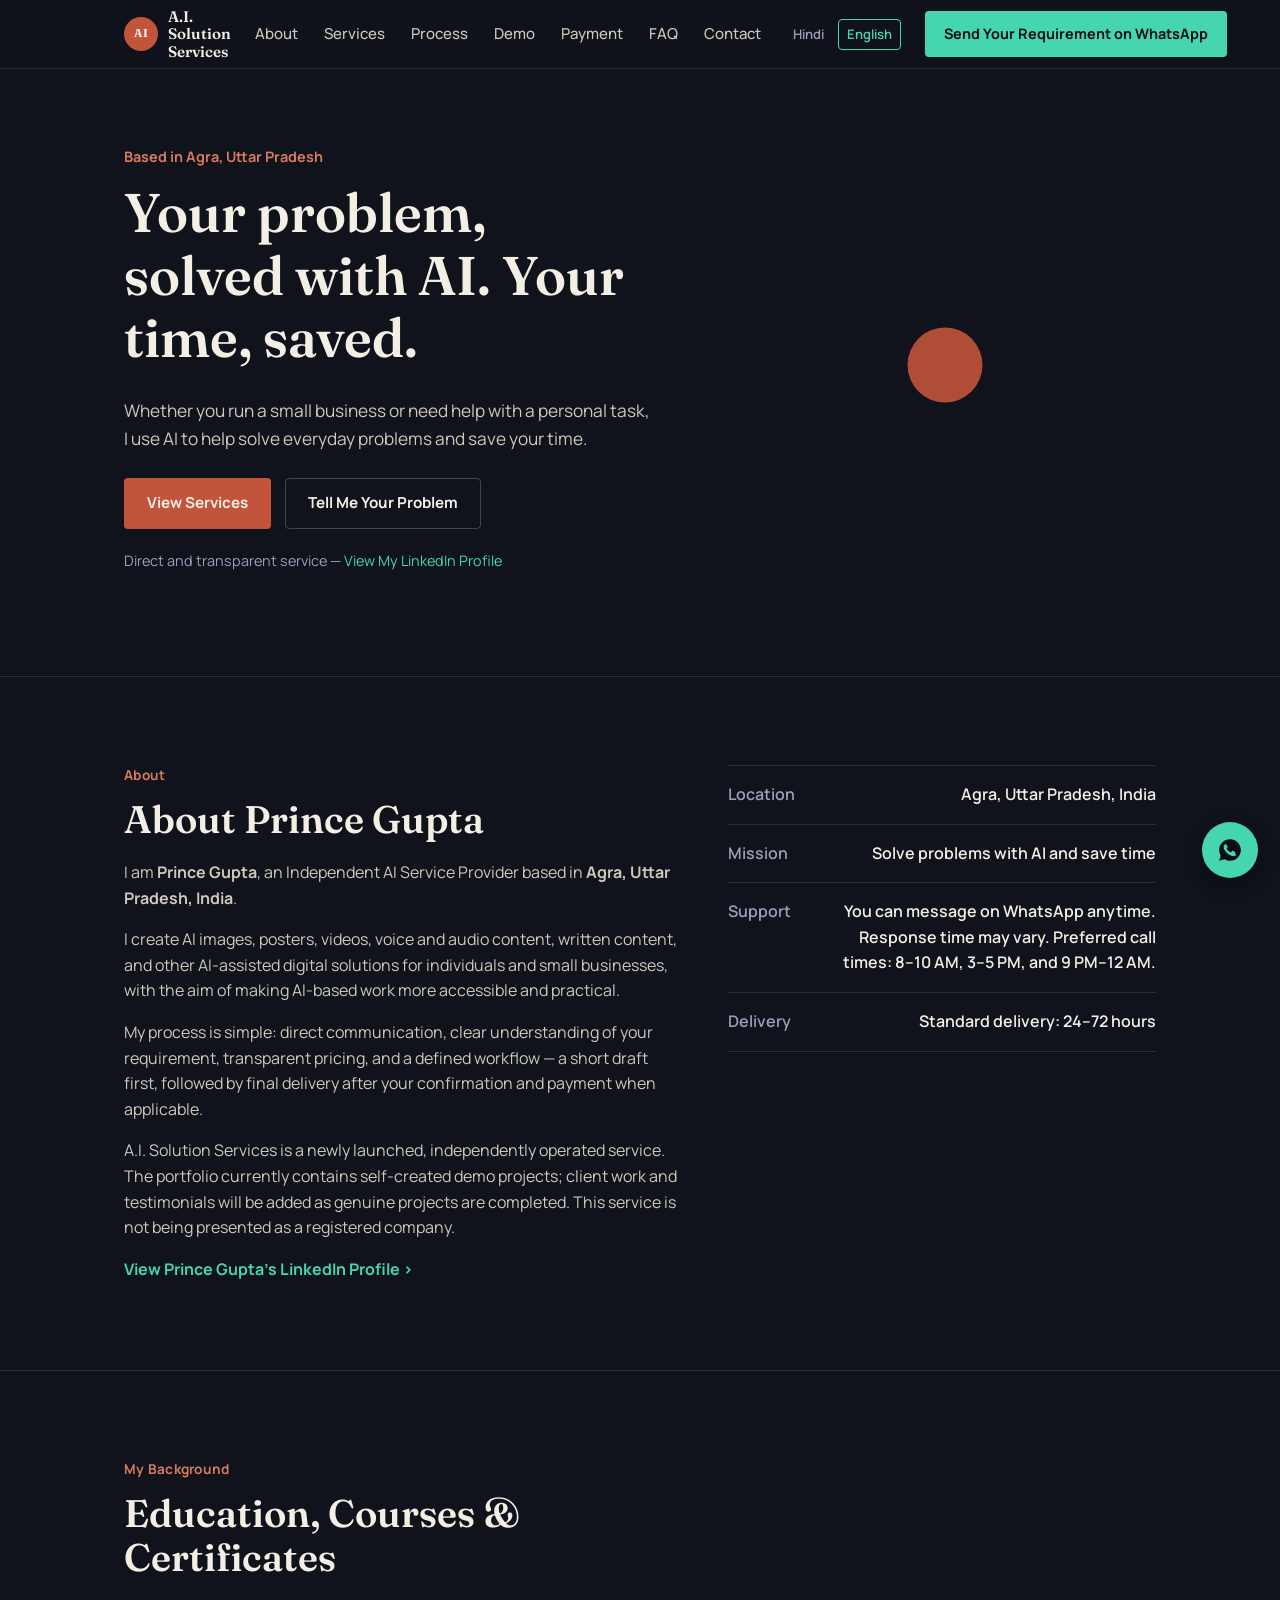
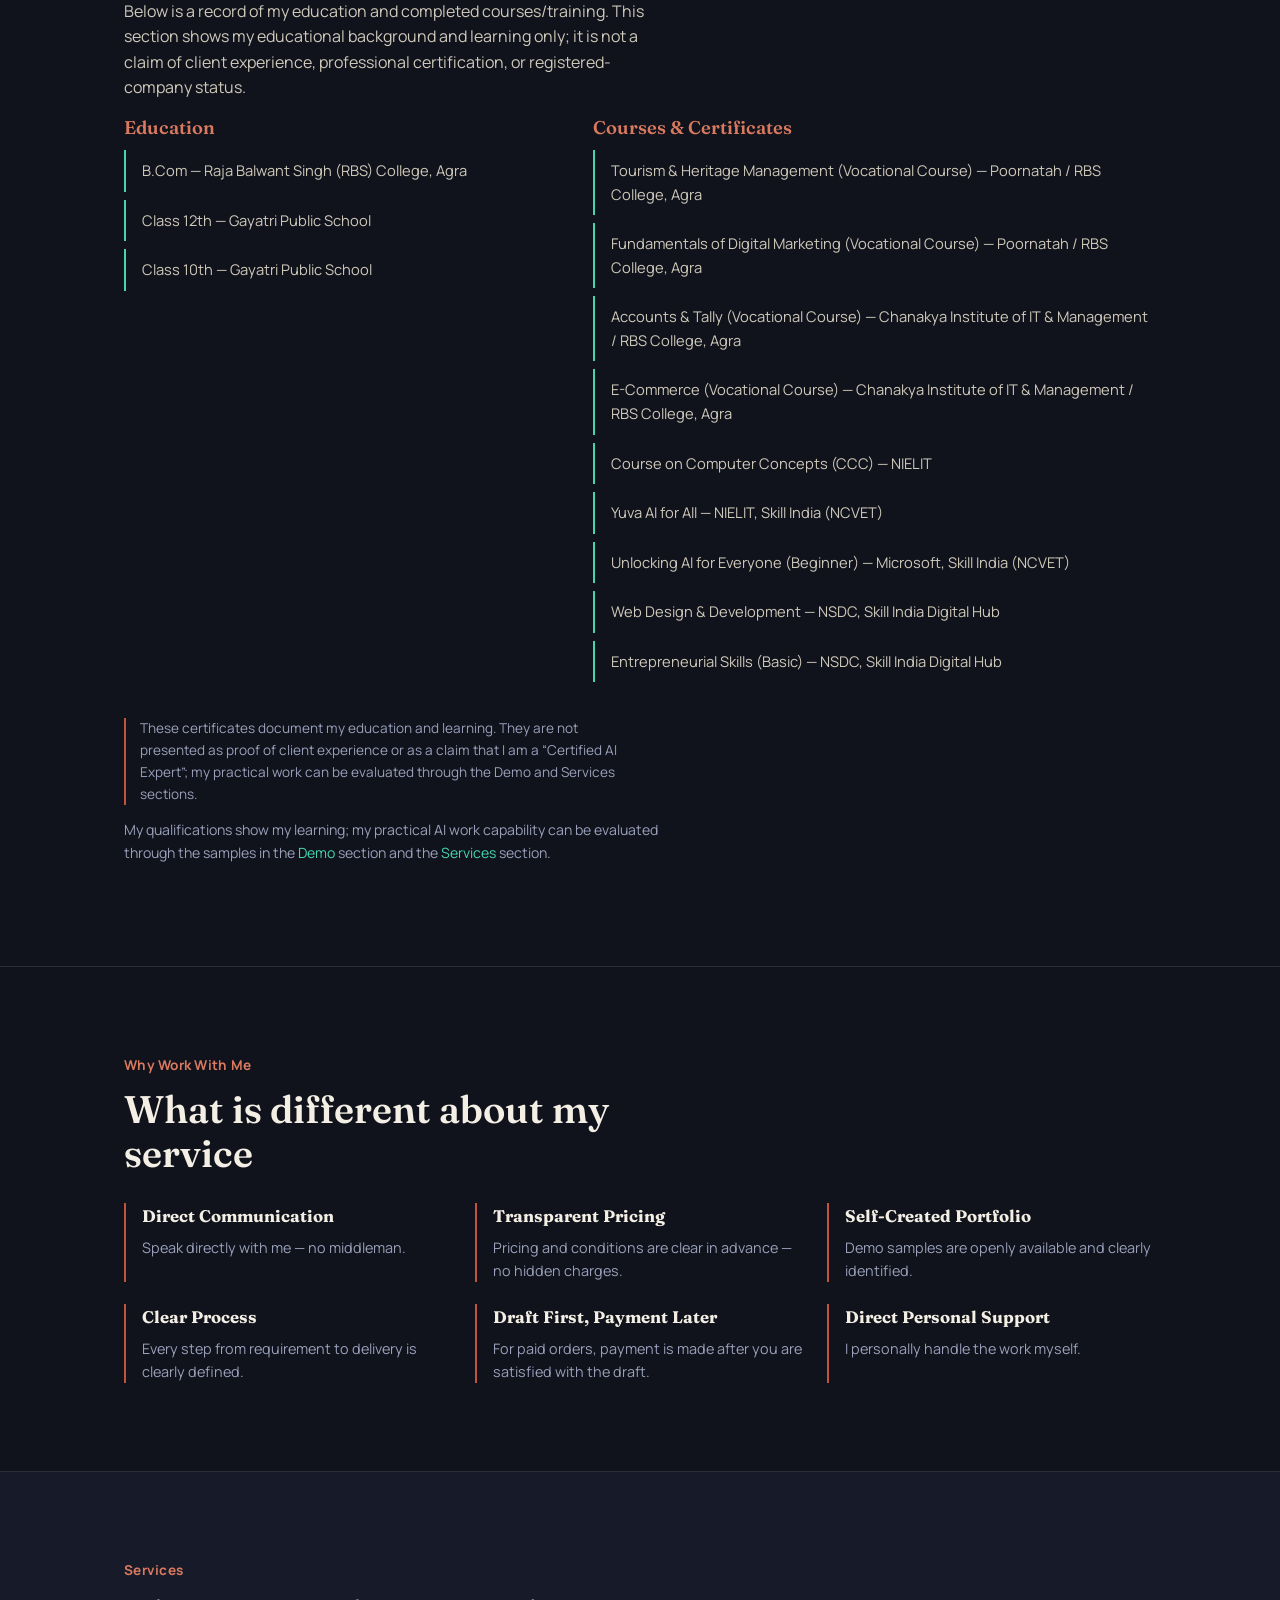
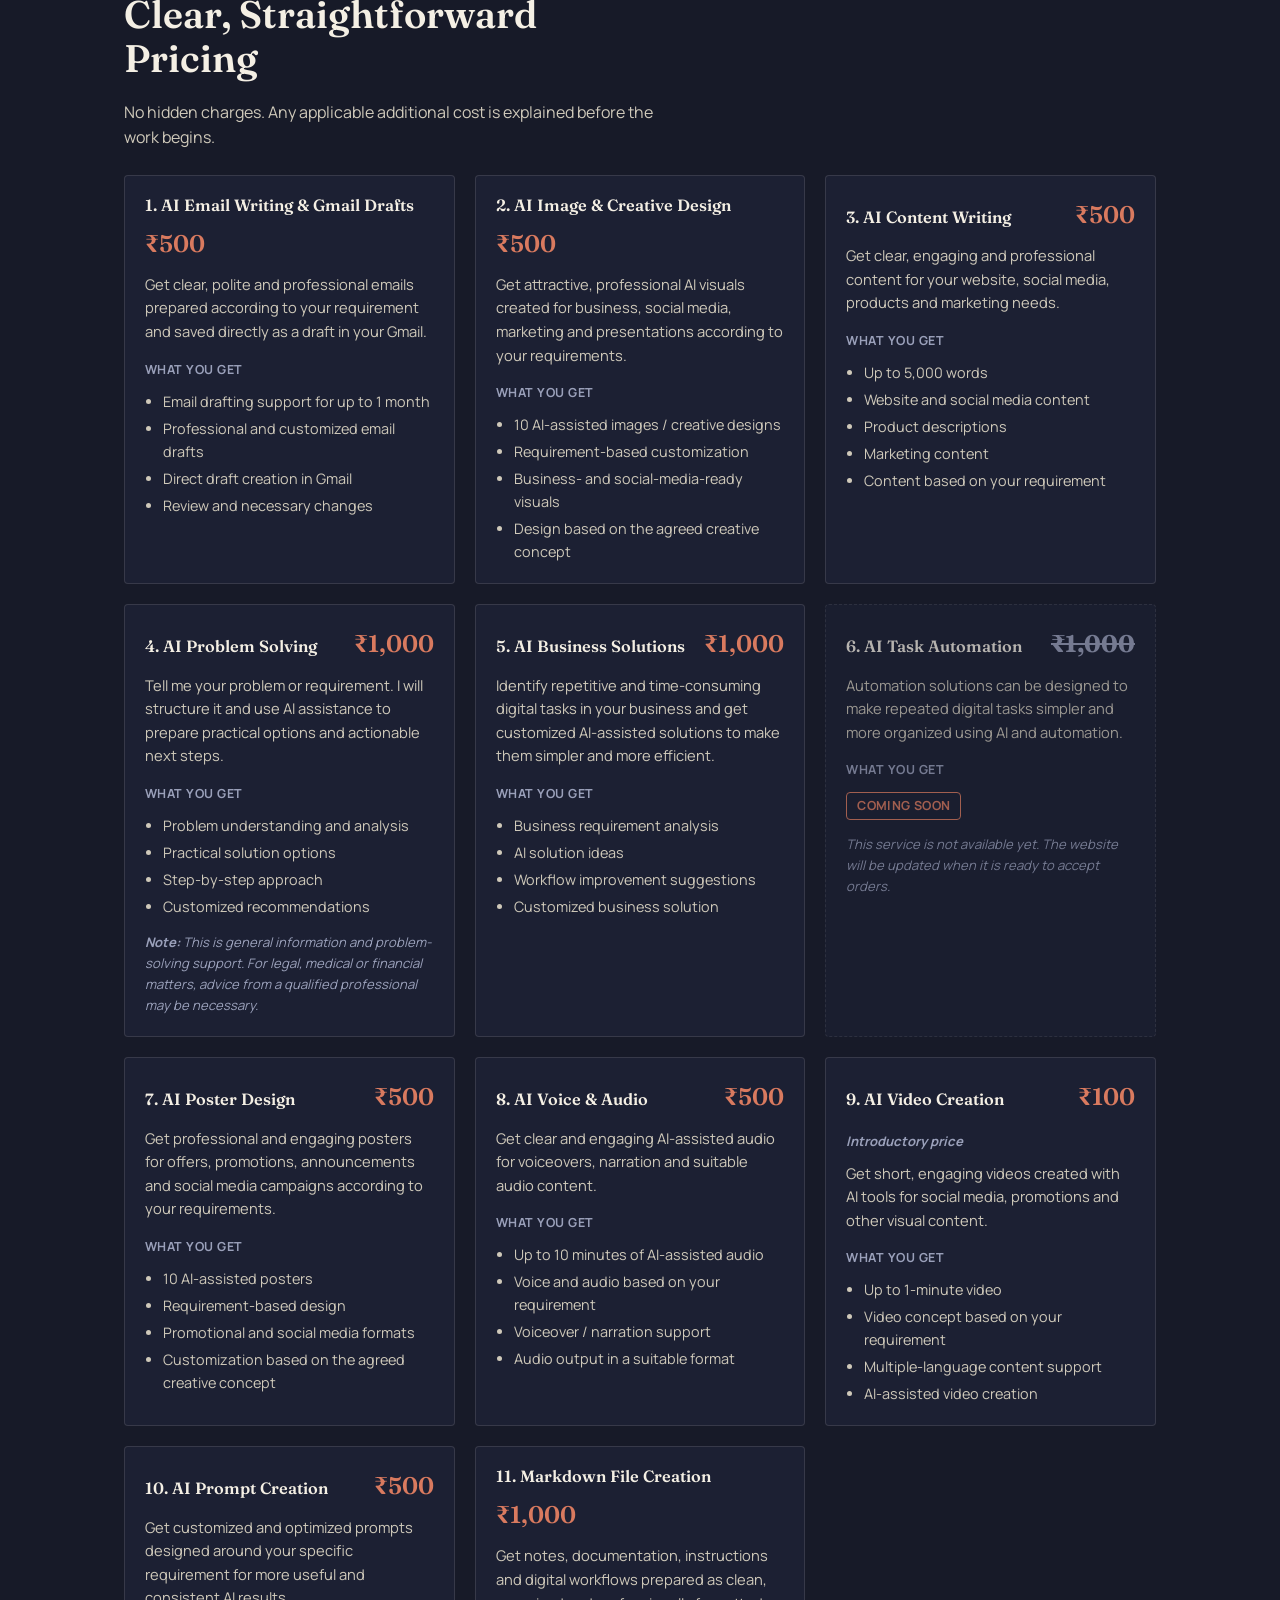
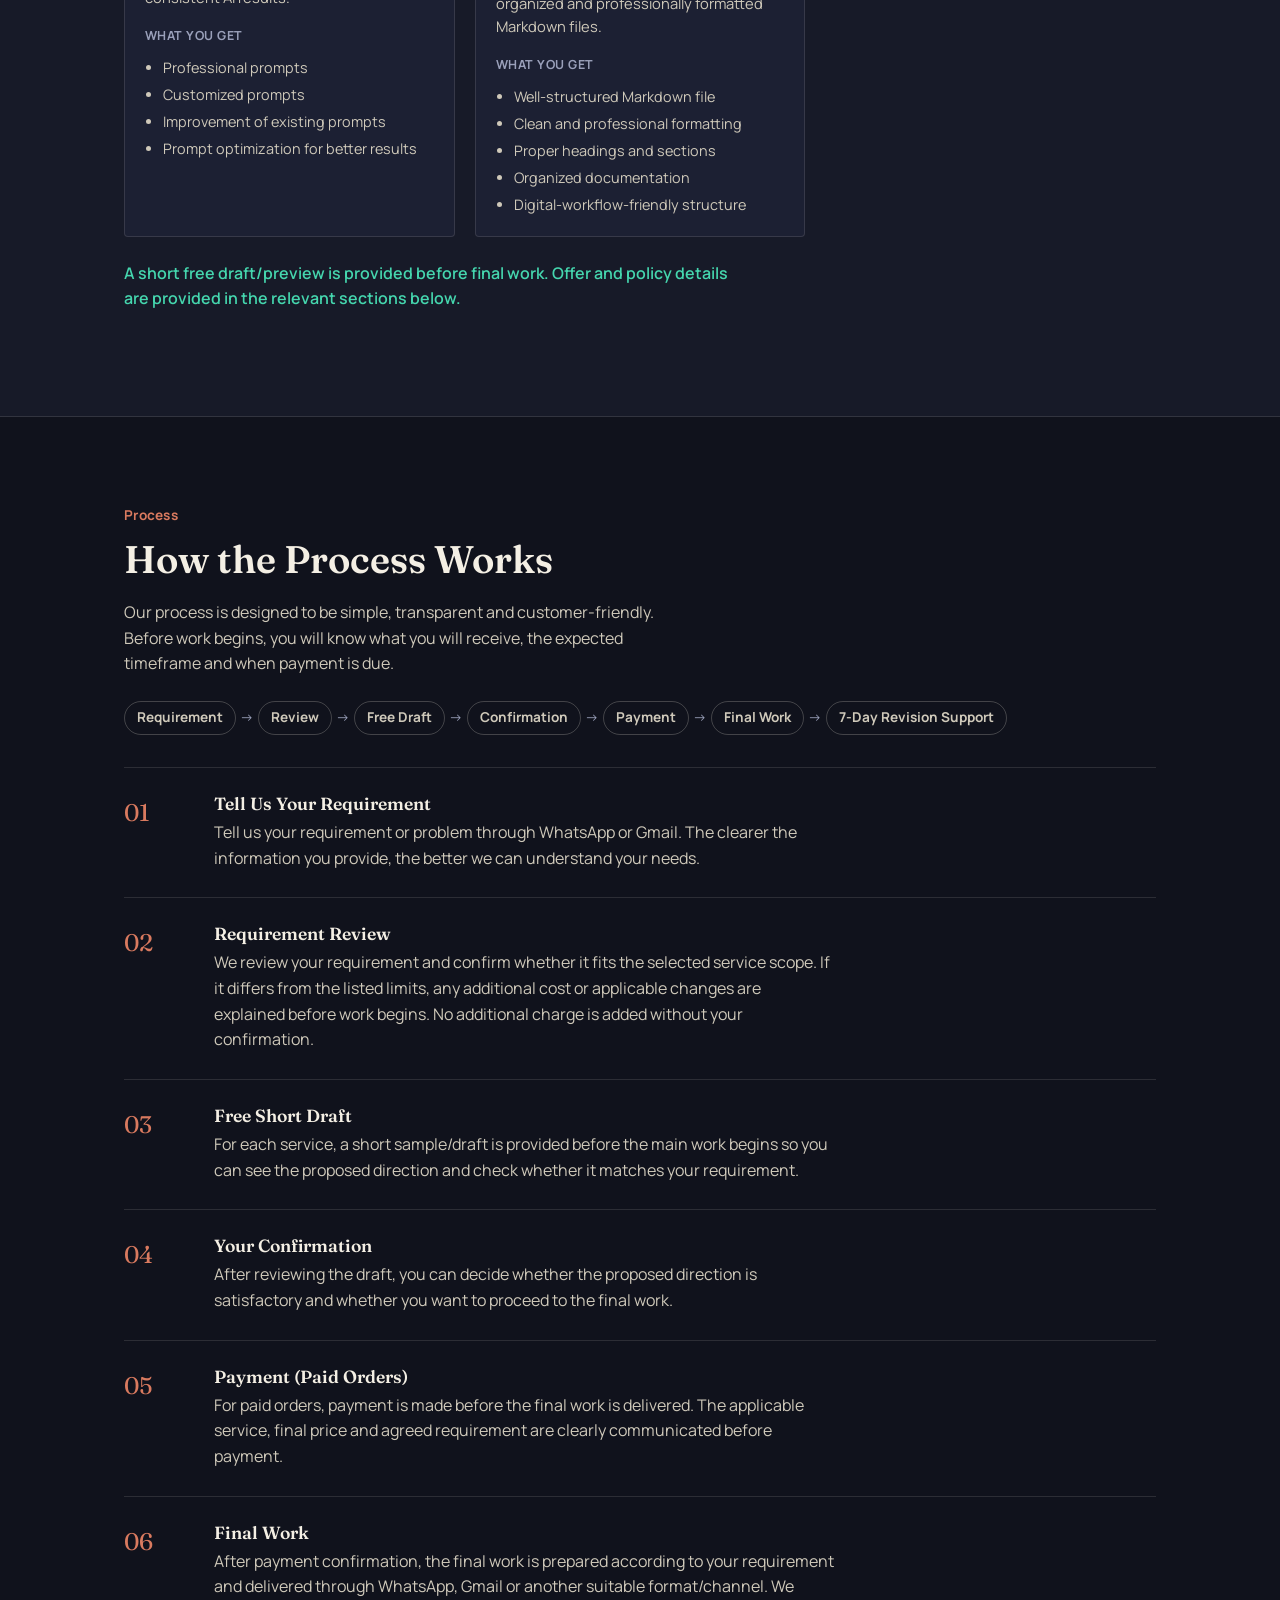
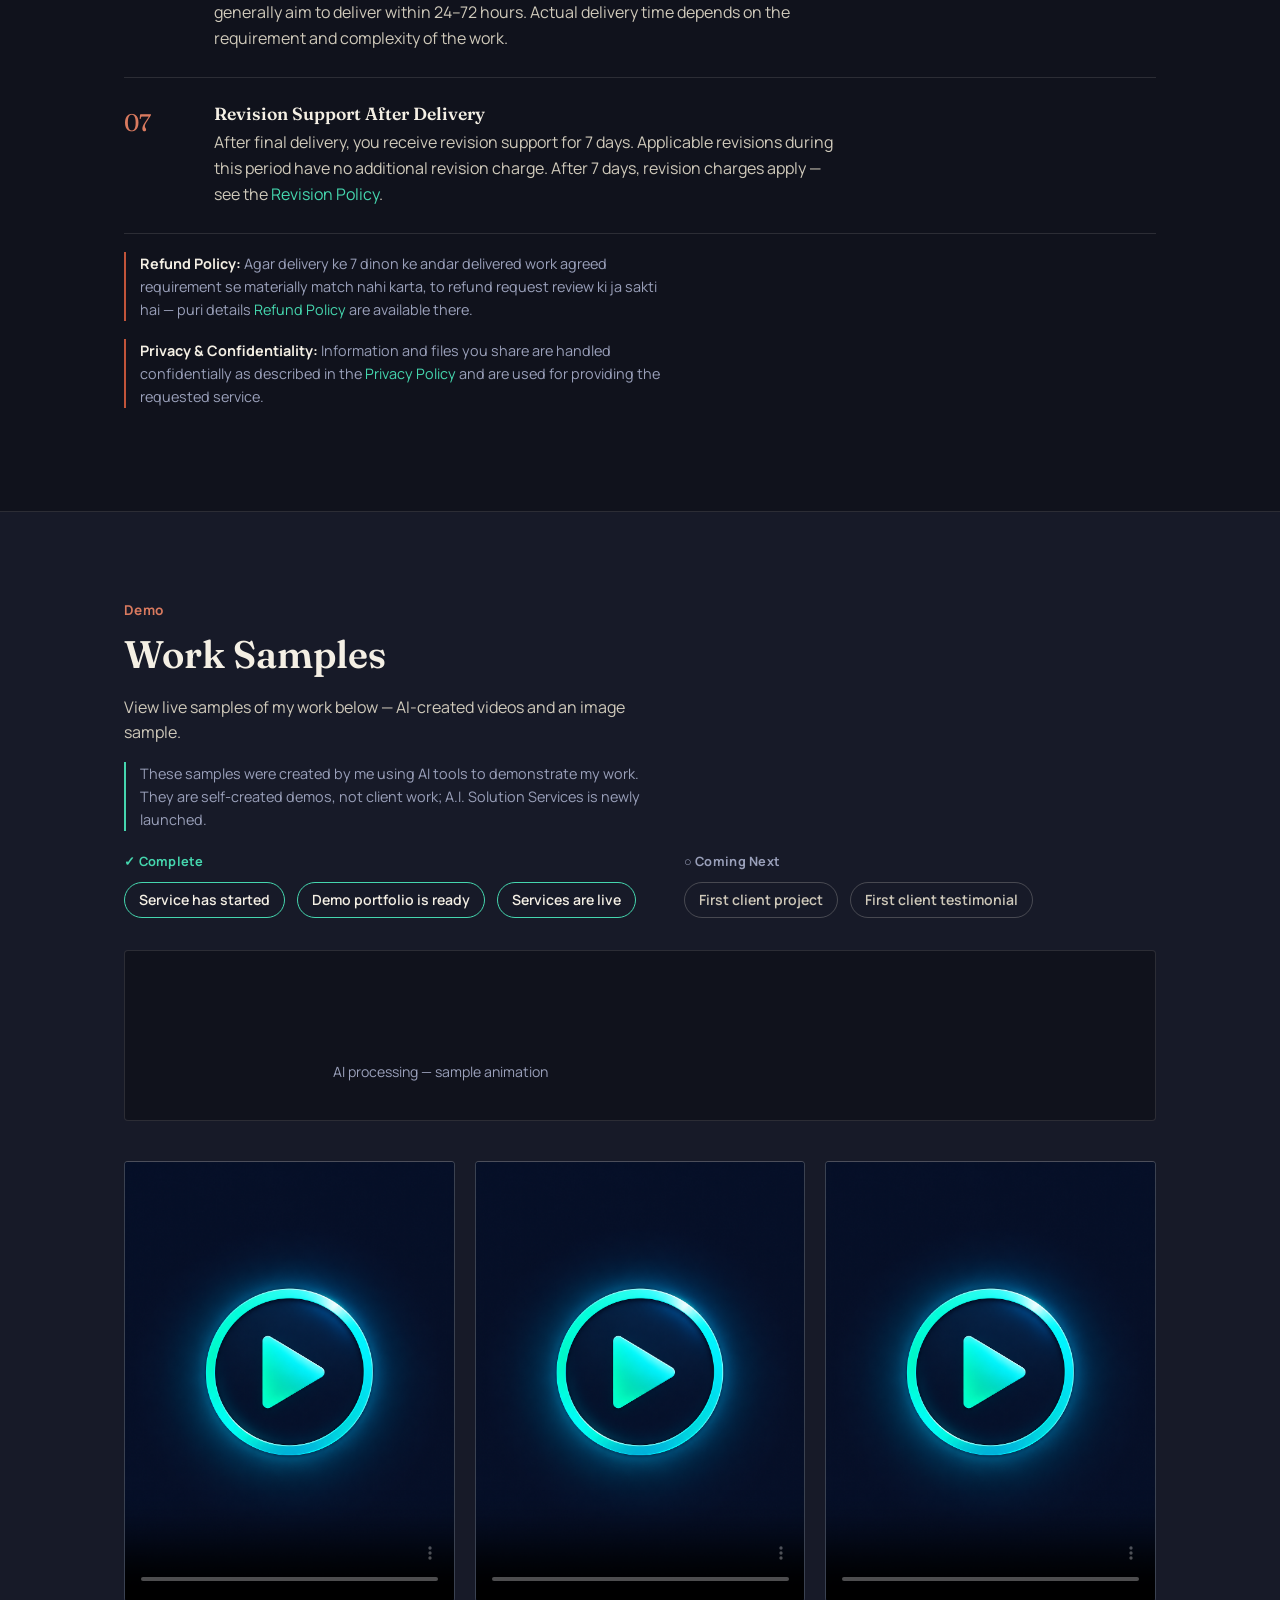
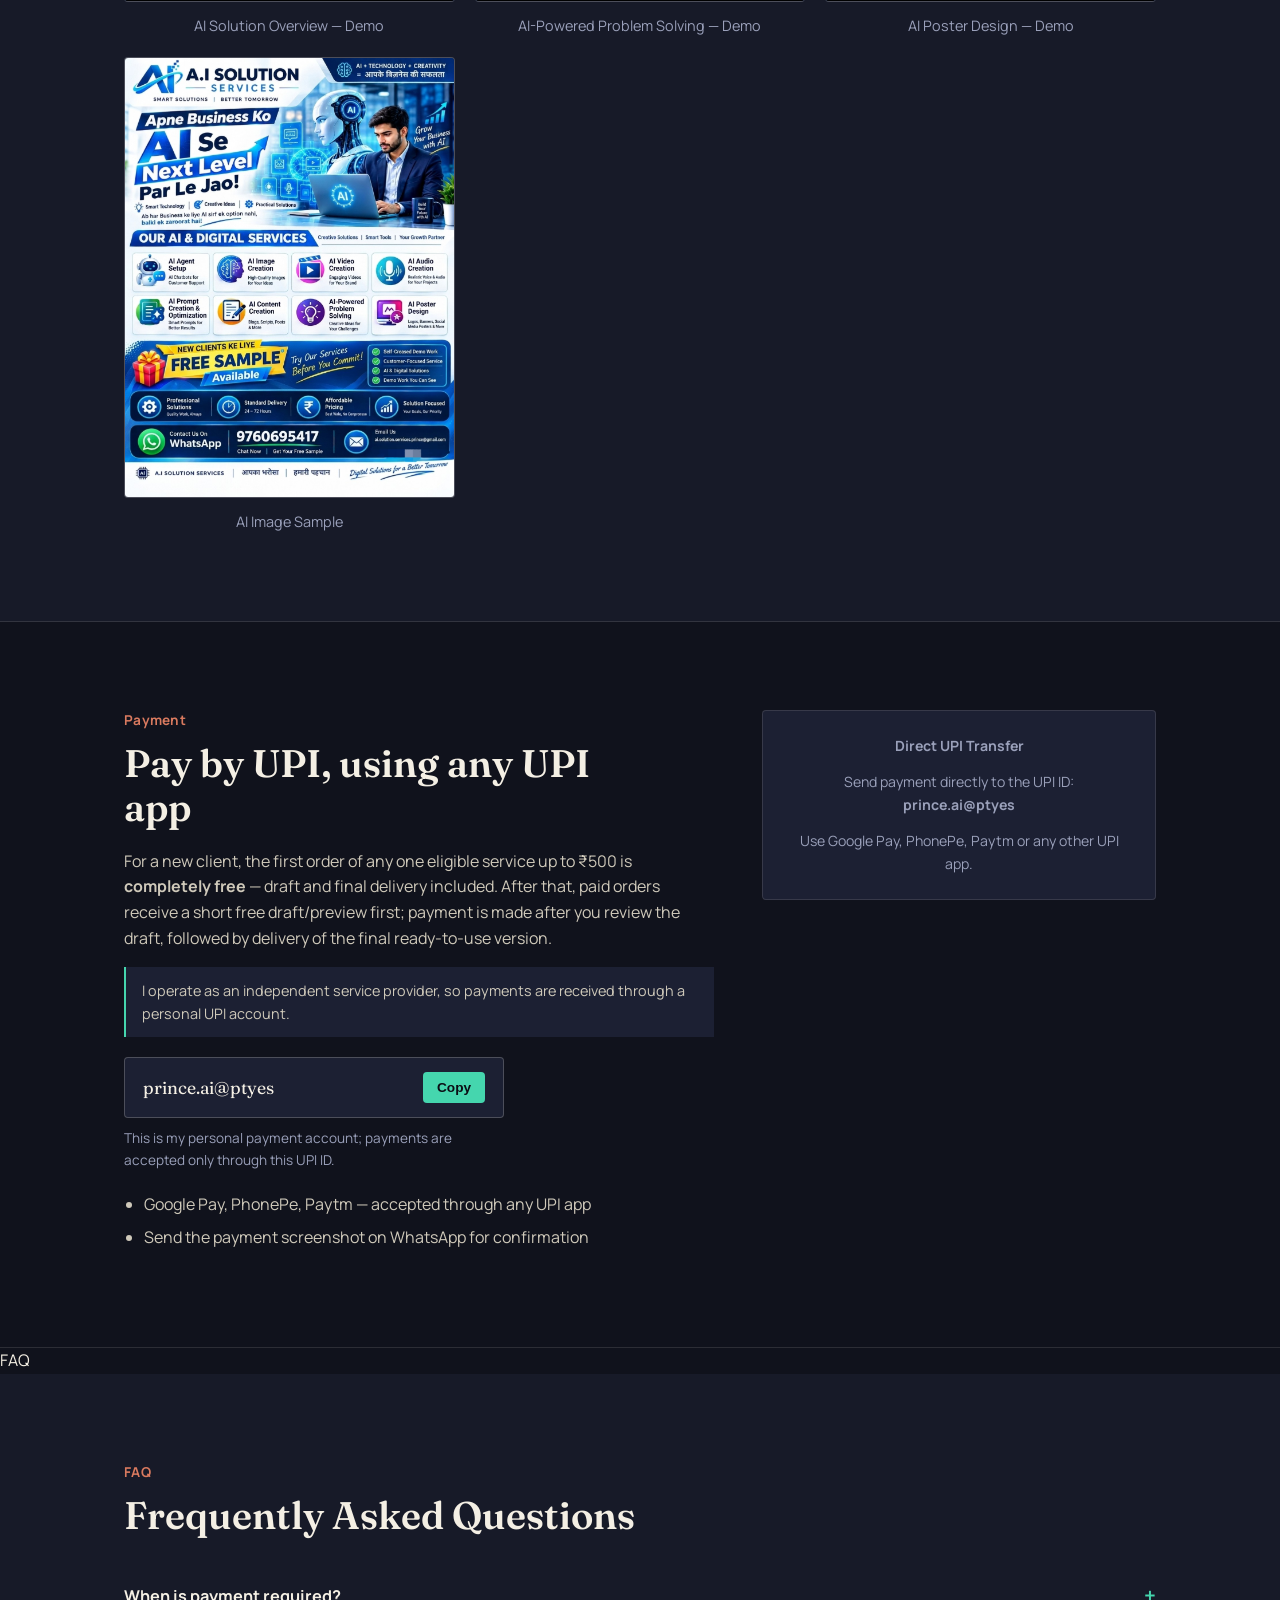
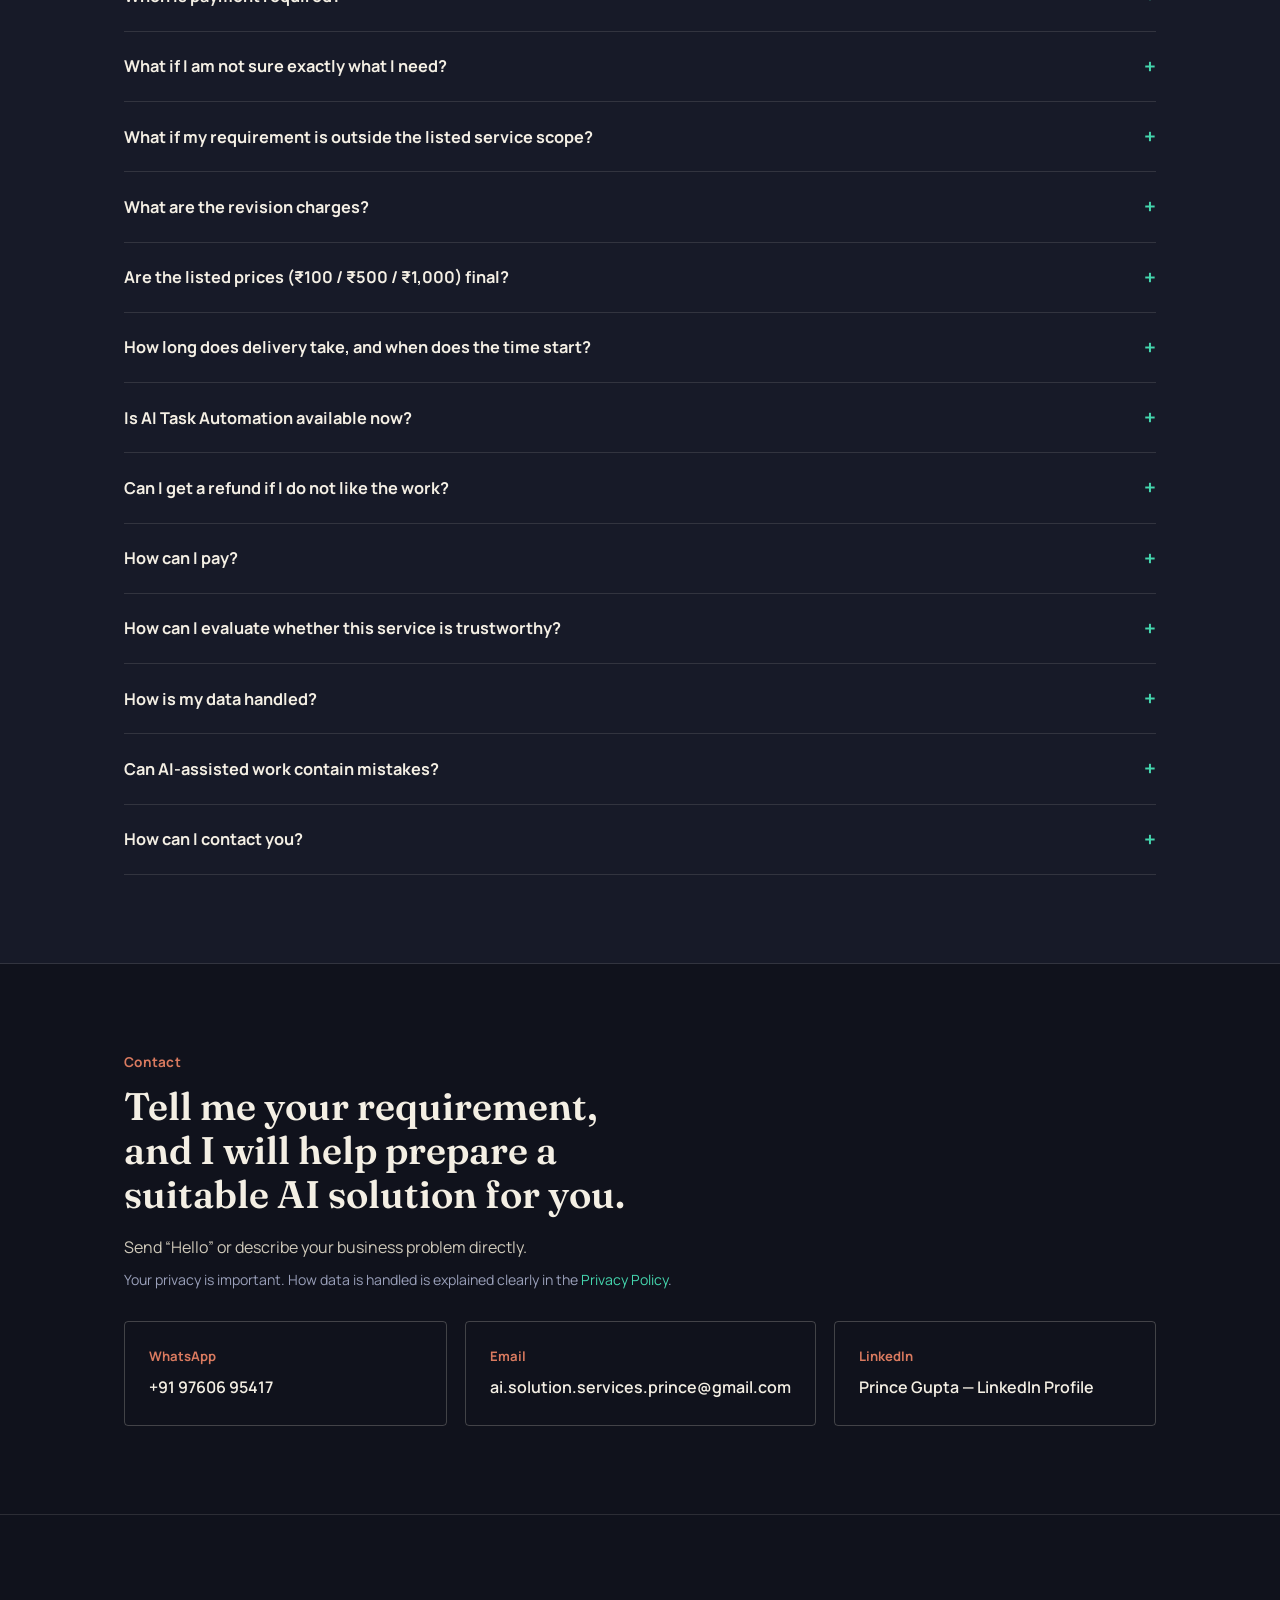
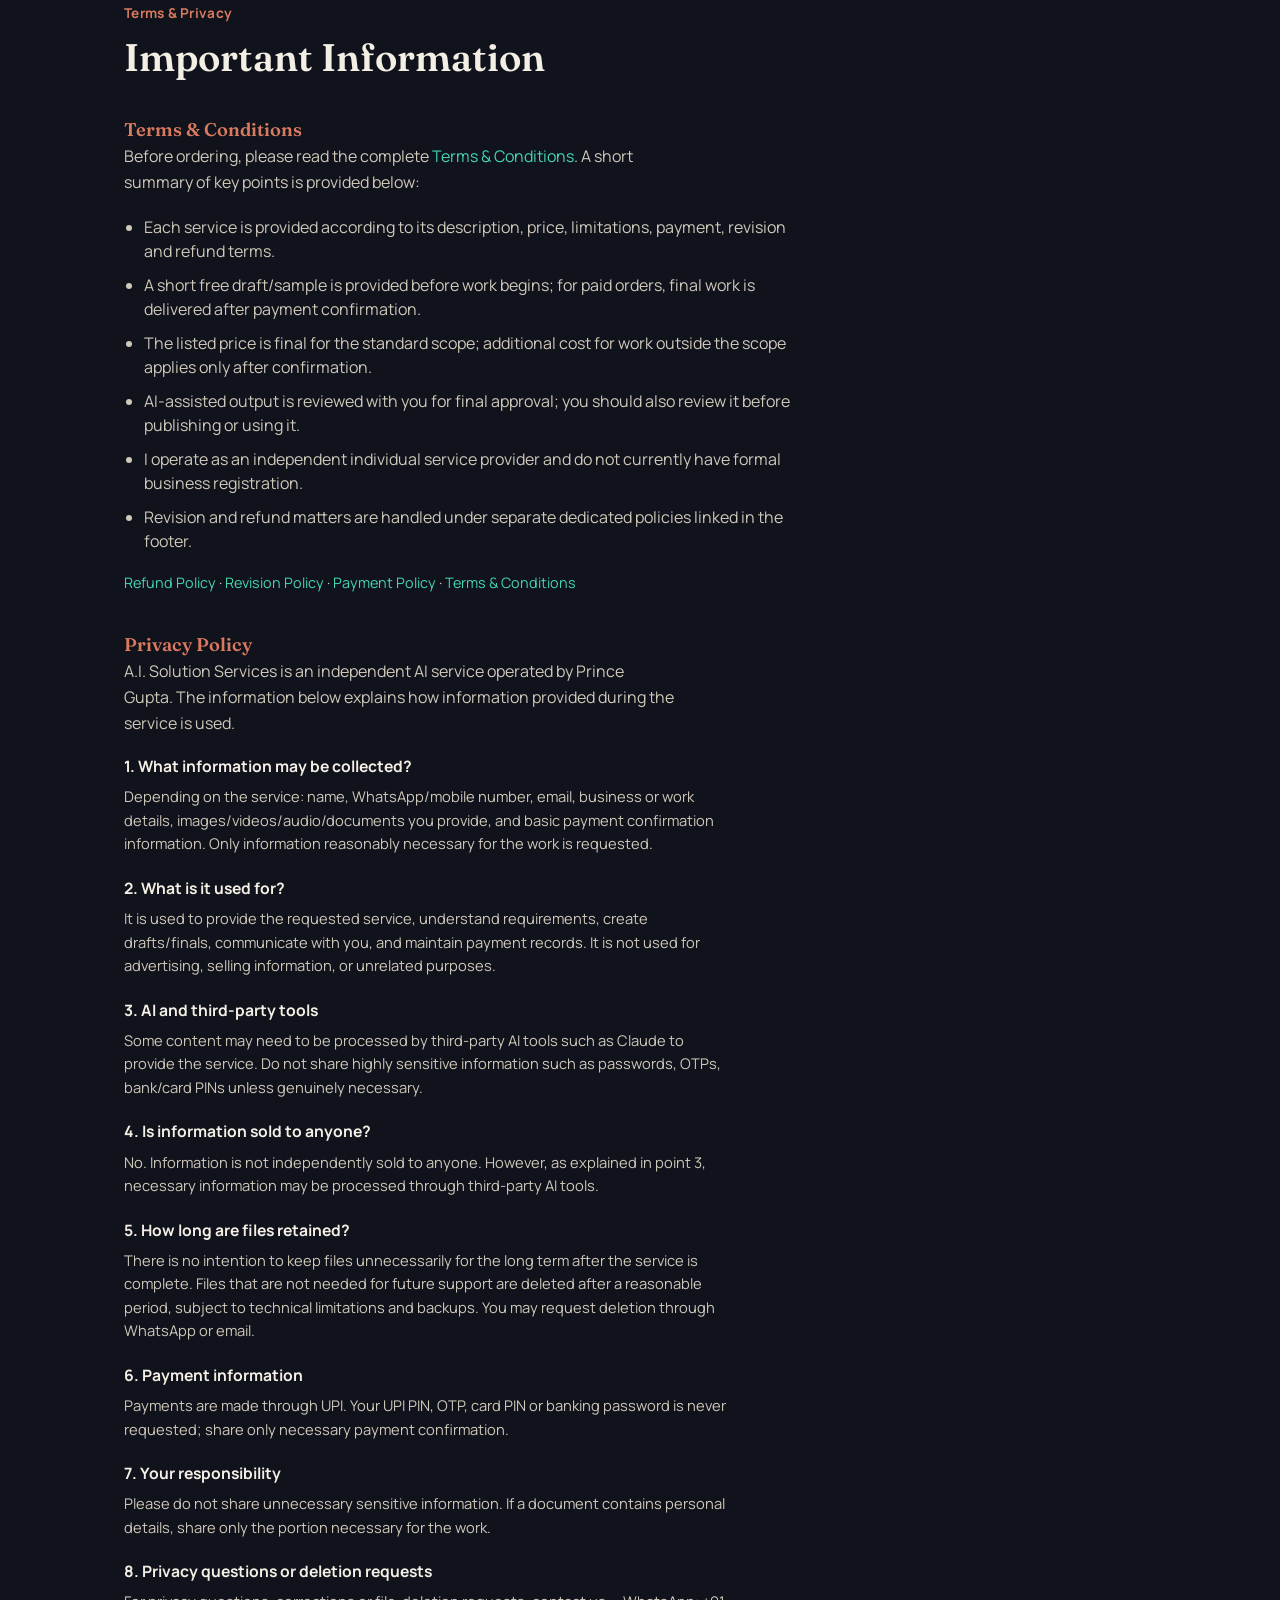
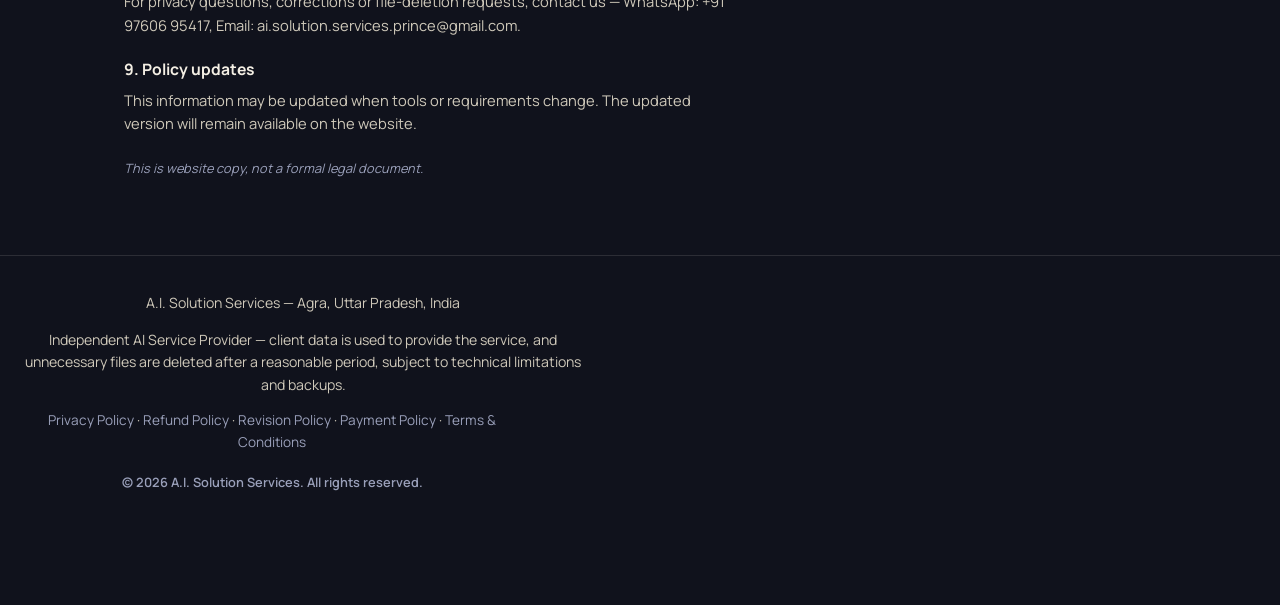
<file: index.html>
<!DOCTYPE html>
<html lang="en">
<head>
<meta charset="utf-8"/>
<meta content="width=device-width, initial-scale=1.0" name="viewport"/>
<title>A.I. Solution Services — Agra | AI Solutions That Save Time</title>
<meta content="AI solutions, creative services, content, visuals and digital support from Agra, Uttar Pradesh." name="description"/>
<link href="https://prince5192005-collab.github.io/ai-solution-services/" rel="canonical"/>
<link href="https://prince5192005-collab.github.io/ai-solution-services/" hreflang="en" rel="alternate"/>
<link href="https://prince5192005-collab.github.io/ai-solution-services/en/" hreflang="x-default" rel="alternate"/>
<meta content="website" property="og:type"/>
<meta content="A.I. Solution Services — Agra | AI se Problem Solve, Time Save" property="og:title"/>
<meta content="Agra based AI Solution Services — AI images, posters, video, voice, audio, content writing aur email drafting. Apni problem solve karein, apna time bachayein." property="og:description"/>
<meta content="https://prince5192005-collab.github.io/ai-solution-services/" property="og:url"/>
<meta content="https://prince5192005-collab.github.io/ai-solution-services/assets/005.png" property="og:image"/>
<meta content="summary_large_image" name="twitter:card"/>
<meta content="A.I. Solution Services — Agra | AI se Problem Solve, Time Save" name="twitter:title"/>
<meta content="Agra based AI Solution Services — AI images, posters, video, voice, audio, content writing aur email drafting." name="twitter:description"/>
<link href="data:image/svg+xml,&lt;svg xmlns='http://www.w3.org/2000/svg' viewBox='0 0 100 100'&gt;&lt;rect width='100' height='100' rx='20' fill='%2345d6ae'/&gt;&lt;text x='50' y='66' font-size='48' font-family='Arial,sans-serif' font-weight='700' text-anchor='middle' fill='%2310121c'&gt;AI&lt;/text&gt;&lt;/svg&gt;" rel="icon"/>
<link href="https://fonts.googleapis.com" rel="preconnect"/>
<link crossorigin="" href="https://fonts.gstatic.com" rel="preconnect"/>
<link href="https://fonts.googleapis.com/css2?family=Fraunces:opsz,wght@9..144,400;9..144,500;9..144,600;9..144,700&amp;family=Manrope:wght@400;500;600;700;800&amp;display=swap" rel="stylesheet"/>
<link href="style.css" rel="stylesheet"/>
<link href="https://prince5192005-collab.github.io/ai-solution-services/hi/" hreflang="hi" rel="alternate"/></head>
<body>
<a class="skip-link" href="#main">Skip to main content</a>
<header class="site-header" id="top">
<div class="header-inner">
<a class="brand" href="#top">
<span aria-hidden="true" class="brand-mark">AI</span>
<span class="brand-text">A.I. Solution<br/>Services</span>
</a>
<nav class="main-nav" id="main-nav">
<a href="#about">About</a>
<a href="#service">Services</a>
<a href="#process">Process</a>
<a href="#demo">Demo</a>
<a href="#payment">Payment</a>
<a href="#faq">FAQ</a>
<a href="#contact">Contact</a>
</nav>
<nav aria-label="Language" class="lang-switch">
<a href="hi/" lang="hi">Hindi</a>
<span aria-current="page" class="lang-current">English</span>
</nav>
<a class="btn btn-whatsapp header-cta" href="https://wa.me/919760695417?text=Hello%2C%20I%20would%20like%20to%20discuss%20my%20requirement" rel="noopener" target="_blank">Send Your Requirement on WhatsApp</a>
<button aria-controls="main-nav" aria-expanded="false" aria-label="Menu kholein" class="nav-toggle" id="navToggle">
<span></span><span></span><span></span>
</button>
</div>
</header>
<main id="main">
<!-- HERO -->
<section class="hero">
<div class="hero-inner">
<div class="hero-copy">
<p class="eyebrow">Based in Agra, Uttar Pradesh</p>
<h1>Your problem, solved with AI. Your time, saved.</h1>
<p class="hero-sub">Whether you run a small business or need help with a personal task, I use AI to help solve everyday problems and save your time.</p>
<div class="hero-actions">
<a class="btn btn-primary" href="#service">View Services</a>
<a class="btn btn-ghost" href="#contact">Tell Me Your Problem</a>
</div>
<p class="hero-trust">Direct and transparent service — <a href="https://www.linkedin.com/in/princegupta-aisolutions?utm_source=share_via&amp;utm_content=profile&amp;utm_medium=member_android" rel="noopener" target="_blank">View My LinkedIn Profile</a></p>
</div>
<div aria-hidden="true" class="hero-visual">
<svg class="pulse-svg" viewbox="0 0 320 320">
<circle class="pulse-core" cx="160" cy="160" r="40"></circle>
<circle class="pulse-ring r1" cx="160" cy="160" r="70"></circle>
<circle class="pulse-ring r2" cx="160" cy="160" r="110"></circle>
<circle class="pulse-ring r3" cx="160" cy="160" r="150"></circle>
</svg>
</div>
</div>
</section>
<!-- ABOUT -->
<section class="section" id="about">
<div class="section-inner about-grid">
<div>
<p class="section-label">About</p>
<h2>About Prince Gupta</h2>
<p>I am <strong>Prince Gupta</strong>, an Independent AI Service Provider based in <strong>Agra, Uttar Pradesh, India</strong>.</p>
<p>I create AI images, posters, videos, voice and audio content, written content, and other AI-assisted digital solutions for individuals and small businesses, with the aim of making AI-based work more accessible and practical.</p>
<p>My process is simple: direct communication, clear understanding of your requirement, transparent pricing, and a defined workflow — a short draft first, followed by final delivery after your confirmation and payment when applicable.</p>
<p>A.I. Solution Services is a newly launched, independently operated service. The portfolio currently contains self-created demo projects; client work and testimonials will be added as genuine projects are completed. This service is not being presented as a registered company.</p>
<a class="link-arrow" href="https://www.linkedin.com/in/princegupta-aisolutions?utm_source=share_via&amp;utm_content=profile&amp;utm_medium=member_android" rel="noopener" target="_blank">View Prince Gupta’s LinkedIn Profile</a>
</div>
<dl class="about-facts">
<div><dt>Location</dt><dd>Agra, Uttar Pradesh, India</dd></div>
<div><dt>Mission</dt><dd>Solve problems with AI and save time</dd></div>
<div><dt>Support</dt><dd>You can message on WhatsApp anytime. Response time may vary. Preferred call times: 8–10 AM, 3–5 PM, and 9 PM–12 AM.</dd></div>
<div><dt>Delivery</dt><dd>Standard delivery: 24–72 hours</dd></div>
</dl>
</div>
</section>
<!-- EDUCATION & CERTIFICATES -->
<section class="section credentials-section">
<div class="section-inner">
<p class="section-label">My Background</p>
<h2>Education, Courses &amp; Certificates</h2>
<p class="section-intro">Below is a record of my education and completed courses/training. This section shows my educational background and learning only; it is not a claim of client experience, professional certification, or registered-company status.</p>
<div class="credentials-grid">
<div>
<h3 class="subsection-heading">Education</h3>
<ul class="credentials-list">
<li>B.Com — Raja Balwant Singh (RBS) College, Agra</li>
<li>Class 12th — Gayatri Public School</li>
<li>Class 10th — Gayatri Public School</li>
</ul>
</div>
<div>
<h3 class="subsection-heading">Courses &amp; Certificates</h3>
<ul class="credentials-list">
<li>Tourism &amp; Heritage Management (Vocational Course) — Poornatah / RBS College, Agra</li>
<li>Fundamentals of Digital Marketing (Vocational Course) — Poornatah / RBS College, Agra</li>
<li>Accounts &amp; Tally (Vocational Course) — Chanakya Institute of IT &amp; Management / RBS College, Agra</li>
<li>E-Commerce (Vocational Course) — Chanakya Institute of IT &amp; Management / RBS College, Agra</li>
<li>Course on Computer Concepts (CCC) — NIELIT</li>
<li>Yuva AI for All — NIELIT, Skill India (NCVET)</li>
<li>Unlocking AI for Everyone (Beginner) — Microsoft, Skill India (NCVET)</li>
<li>Web Design &amp; Development — NSDC, Skill India Digital Hub</li>
<li>Entrepreneurial Skills (Basic) — NSDC, Skill India Digital Hub</li>
</ul>
</div>
</div>
<p class="credentials-note">These certificates document my education and learning. They are not presented as proof of client experience or as a claim that I am a “Certified AI Expert”; my practical work can be evaluated through the Demo and Services sections.</p>
<p class="credentials-pointer">My qualifications show my learning; my practical AI work capability can be evaluated through the samples in the <a href="#demo">Demo</a> section and the <a href="#service">Services</a> section.</p>
</div>
</section>
<!-- WHY WORK WITH US -->
<section class="section why-us">
<div class="section-inner">
<p class="section-label">Why Work With Me</p>
<h2>What is different about my service</h2>
<ul class="why-us-grid">
<li><strong>Direct Communication</strong><span>Speak directly with me — no middleman.</span></li>
<li><strong>Transparent Pricing</strong><span>Pricing and conditions are clear in advance — no hidden charges.</span></li>
<li><strong>Self-Created Portfolio</strong><span>Demo samples are openly available and clearly identified.</span></li>
<li><strong>Clear Process</strong><span>Every step from requirement to delivery is clearly defined.</span></li>
<li><strong>Draft First, Payment Later</strong><span>For paid orders, payment is made after you are satisfied with the draft.</span></li>
<li><strong>Direct Personal Support</strong><span>I personally handle the work myself.</span></li>
</ul>
</div>
</section>
<!-- SERVICE -->
<section class="section section-alt" id="service">
<div class="section-inner">
<p class="section-label">Services</p>
<h2>Clear, Straightforward Pricing</h2>
<p class="section-intro">No hidden charges. Any applicable additional cost is explained before the work begins.</p>
<div class="service-cards">
<div class="service-card">
<div class="service-card-head">
<h3>1. AI Email Writing &amp; Gmail Drafts</h3>
<p class="price"><span>₹500</span></p>
</div>
<p class="service-desc">Get clear, polite and professional emails prepared according to your requirement and saved directly as a draft in your Gmail.</p>
<p class="service-subhead">What You Get</p>
<ul class="service-includes">
<li>Email drafting support for up to 1 month</li>
<li>Professional and customized email drafts</li>
<li>Direct draft creation in Gmail</li>
<li>Review and necessary changes</li>
</ul>
</div>
<div class="service-card">
<div class="service-card-head">
<h3>2. AI Image &amp; Creative Design</h3>
<p class="price"><span>₹500</span></p>
</div>
<p class="service-desc">Get attractive, professional AI visuals created for business, social media, marketing and presentations according to your requirements.</p>
<p class="service-subhead">What You Get</p>
<ul class="service-includes">
<li>10 AI-assisted images / creative designs</li>
<li>Requirement-based customization</li>
<li>Business- and social-media-ready visuals</li>
<li>Design based on the agreed creative concept</li>
</ul>
</div>
<div class="service-card">
<div class="service-card-head">
<h3>3. AI Content Writing</h3>
<p class="price"><span>₹500</span></p>
</div>
<p class="service-desc">Get clear, engaging and professional content for your website, social media, products and marketing needs.</p>
<p class="service-subhead">What You Get</p>
<ul class="service-includes">
<li>Up to 5,000 words</li>
<li>Website and social media content</li>
<li>Product descriptions</li>
<li>Marketing content</li>
<li>Content based on your requirement</li>
</ul>
</div>
<div class="service-card">
<div class="service-card-head">
<h3>4. AI Problem Solving</h3>
<p class="price"><span>₹1,000</span></p>
</div>
<p class="service-desc">Tell me your problem or requirement. I will structure it and use AI assistance to prepare practical options and actionable next steps.</p>
<p class="service-subhead">What You Get</p>
<ul class="service-includes">
<li>Problem understanding and analysis</li>
<li>Practical solution options</li>
<li>Step-by-step approach</li>
<li>Customized recommendations</li>
</ul>
<p class="service-note"><strong>Note:</strong> This is general information and problem-solving support. For legal, medical or financial matters, advice from a qualified professional may be necessary.</p>
</div>
<div class="service-card">
<div class="service-card-head">
<h3>5. AI Business Solutions</h3>
<p class="price"><span>₹1,000</span></p>
</div>
<p class="service-desc">Identify repetitive and time-consuming digital tasks in your business and get customized AI-assisted solutions to make them simpler and more efficient.</p>
<p class="service-subhead">What You Get</p>
<ul class="service-includes">
<li>Business requirement analysis</li>
<li>AI solution ideas</li>
<li>Workflow improvement suggestions</li>
<li>Customized business solution</li>
</ul>
</div>
<div class="service-card service-card-unavailable">
<div class="service-card-head">
<h3>6. AI Task Automation</h3>
<p class="price price-unavailable">₹1,000</p>
</div>
<p class="service-desc">Automation solutions can be designed to make repeated digital tasks simpler and more organized using AI and automation.</p>
<p class="service-subhead">What You Get</p>
<p class="unavailable-badge">Coming Soon</p>
<p class="service-note">This service is not available yet. The website will be updated when it is ready to accept orders.</p>
</div>
<div class="service-card">
<div class="service-card-head">
<h3>7. AI Poster Design</h3>
<p class="price"><span>₹500</span></p>
</div>
<p class="service-desc">Get professional and engaging posters for offers, promotions, announcements and social media campaigns according to your requirements.</p>
<p class="service-subhead">What You Get</p>
<ul class="service-includes">
<li>10 AI-assisted posters</li>
<li>Requirement-based design</li>
<li>Promotional and social media formats</li>
<li>Customization based on the agreed creative concept</li>
</ul>
</div>
<div class="service-card">
<div class="service-card-head">
<h3>8. AI Voice &amp; Audio</h3>
<p class="price"><span>₹500</span></p>
</div>
<p class="service-desc">Get clear and engaging AI-assisted audio for voiceovers, narration and suitable audio content.</p>
<p class="service-subhead">What You Get</p>
<ul class="service-includes">
<li>Up to 10 minutes of AI-assisted audio</li>
<li>Voice and audio based on your requirement</li>
<li>Voiceover / narration support</li>
<li>Audio output in a suitable format</li>
</ul>
</div>
<div class="service-card">
<div class="service-card-head">
<h3>9. AI Video Creation</h3>
<p class="price"><span>₹100</span></p><p class="service-note"><strong>Introductory price</strong></p>
</div>
<p class="service-desc">Get short, engaging videos created with AI tools for social media, promotions and other visual content.</p>
<p class="service-subhead">What You Get</p>
<ul class="service-includes">
<li>Up to 1-minute video</li>
<li>Video concept based on your requirement</li>
<li>Multiple-language content support</li>
<li>AI-assisted video creation</li>
</ul>
</div>
<div class="service-card">
<div class="service-card-head">
<h3>10. AI Prompt Creation</h3>
<p class="price"><span>₹500</span></p>
</div>
<p class="service-desc">Get customized and optimized prompts designed around your specific requirement for more useful and consistent AI results.</p>
<p class="service-subhead">What You Get</p>
<ul class="service-includes">
<li>Professional prompts</li>
<li>Customized prompts</li>
<li>Improvement of existing prompts</li>
<li>Prompt optimization for better results</li>
</ul>
</div>
<div class="service-card">
<div class="service-card-head">
<h3>11. Markdown File Creation</h3>
<p class="price"><span>₹1,000</span></p>
</div>
<p class="service-desc">Get notes, documentation, instructions and digital workflows prepared as clean, organized and professionally formatted Markdown files.</p>
<p class="service-subhead">What You Get</p>
<ul class="service-includes">
<li>Well-structured Markdown file</li>
<li>Clean and professional formatting</li>
<li>Proper headings and sections</li>
<li>Organized documentation</li>
<li>Digital-workflow-friendly structure</li>
</ul>
</div>
</div>
<p class="service-footnote">A short free draft/preview is provided before final work. Offer and policy details are provided in the relevant sections below.</p>
</div>
</section>
<!-- PROGRESS -->
<section class="section" id="process">
<div class="section-inner">
<p class="section-label">Process</p>
<h2>How the Process Works</h2>
<p class="section-intro">Our process is designed to be simple, transparent and customer-friendly. Before work begins, you will know what you will receive, the expected timeframe and when payment is due.</p>
<div aria-hidden="true" class="flow-strip">
<span>Requirement</span><span class="flow-arrow">→</span>
<span>Review</span><span class="flow-arrow">→</span>
<span>Free Draft</span><span class="flow-arrow">→</span>
<span>Confirmation</span><span class="flow-arrow">→</span>
<span>Payment</span><span class="flow-arrow">→</span>
<span>Final Work</span><span class="flow-arrow">→</span>
<span>7-Day Revision Support</span>
</div>
<ol class="steps">
<li>
<span class="step-num">01</span>
<div>
<h3>Tell Us Your Requirement</h3>
<p>Tell us your requirement or problem through WhatsApp or Gmail. The clearer the information you provide, the better we can understand your needs.</p>
</div>
</li>
<li>
<span class="step-num">02</span>
<div>
<h3>Requirement Review</h3>
<p>We review your requirement and confirm whether it fits the selected service scope. If it differs from the listed limits, any additional cost or applicable changes are explained before work begins. No additional charge is added without your confirmation.</p>
</div>
</li>
<li>
<span class="step-num">03</span>
<div>
<h3>Free Short Draft</h3>
<p>For each service, a short sample/draft is provided before the main work begins so you can see the proposed direction and check whether it matches your requirement.</p>
</div>
</li>
<li>
<span class="step-num">04</span>
<div>
<h3>Your Confirmation</h3>
<p>After reviewing the draft, you can decide whether the proposed direction is satisfactory and whether you want to proceed to the final work.</p>
</div>
</li>
<li>
<span class="step-num">05</span>
<div>
<h3>Payment (Paid Orders)</h3>
<p>For paid orders, payment is made before the final work is delivered. The applicable service, final price and agreed requirement are clearly communicated before payment.</p>
</div>
</li>
<li>
<span class="step-num">06</span>
<div>
<h3>Final Work</h3>
<p>After payment confirmation, the final work is prepared according to your requirement and delivered through WhatsApp, Gmail or another suitable format/channel. We generally aim to deliver within 24–72 hours. Actual delivery time depends on the requirement and complexity of the work.</p>
</div>
</li>
<li>
<span class="step-num">07</span>
<div>
<h3>Revision Support After Delivery</h3>
<p>After final delivery, you receive revision support for 7 days. Applicable revisions during this period have no additional revision charge. After 7 days, revision charges apply — see the <a href="revision-policy.html">Revision Policy</a>.</p>
</div>
</li>
</ol>
<p class="process-note"><strong>Refund Policy:</strong> Agar delivery ke 7 dinon ke andar delivered work agreed requirement se materially match nahi karta, to refund request review ki ja sakti hai — puri details <a href="refund-policy.html">Refund Policy</a> are available there.</p>
<p class="process-note"><strong>Privacy &amp; Confidentiality:</strong> Information and files you share are handled confidentially as described in the <a href="#privacy">Privacy Policy</a> and are used for providing the requested service.</p>
</div>
</section>
<!-- DEMO -->
<section class="section section-alt" id="demo">
<div class="section-inner">
<p class="section-label">Demo</p>
<h2>Work Samples</h2>
<p class="section-intro">View live samples of my work below — AI-created videos and an image sample.</p>
<p class="demo-disclaimer">These samples were created by me using AI tools to demonstrate my work. They are self-created demos, not client work; A.I. Solution Services is newly launched.</p>
<div class="journey-groups">
<div class="journey-group">
<p class="journey-heading heading-done">✓ Complete</p>
<ul class="journey-list">
<li class="done">Service has started</li>
<li class="done">Demo portfolio is ready</li>
<li class="done">Services are live</li>
</ul>
</div>
<div class="journey-group">
<p class="journey-heading heading-pending">○ Coming Next</p>
<ul class="journey-list">
<li class="pending">First client project</li>
<li class="pending">First client testimonial</li>
</ul>
</div>
</div>
<div aria-hidden="true" class="demo-live">
<div class="wave">
<span></span><span></span><span></span><span></span><span></span><span></span><span></span><span></span>
</div>
<p class="demo-live-label">AI processing — sample animation</p>
</div>
<div class="demo-grid">
<div class="demo-card">
<div class="demo-thumb demo-thumb-video">
<video controls="" playsinline="" poster="assets/video-placeholder.png" preload="metadata">
<source src="assets/001.mp4" type="video/mp4"/>
              Video preview could not be loaded. Please message us on WhatsApp.
            </video>
</div>
<p>AI Solution Overview — Demo</p>
</div>
<div class="demo-card">
<div class="demo-thumb demo-thumb-video">
<video controls="" playsinline="" poster="assets/video-placeholder.png" preload="metadata">
<source src="assets/002.mp4" type="video/mp4"/>
              Video preview could not be loaded. Please message us on WhatsApp.
            </video>
</div>
<p>AI-Powered Problem Solving — Demo</p>
</div>

<div class="demo-card">
<div class="demo-thumb demo-thumb-video">
<video controls="" playsinline="" poster="assets/video-placeholder.png" preload="metadata">
<source src="assets/004.mp4" type="video/mp4"/>
              Video preview could not be loaded. Please message us on WhatsApp.
            </video>
</div>
<p>AI Poster Design — Demo</p>
</div>
<div class="demo-card">
<div class="demo-thumb">
<img alt="AI-created demo sample" loading="lazy" src="assets/005.png"/>
</div>
<p>AI Image Sample</p>
</div>
</div>
</div>
</section>
<!-- PAYMENT -->
<section class="section" id="payment">
<div class="section-inner payment-grid">
<div>
<p class="section-label">Payment</p>
<h2>Pay by UPI, using any UPI app</h2>
<p>For a new client, the first order of any one eligible service up to ₹500 is <strong>completely free</strong> — draft and final delivery included. After that, paid orders receive a short free draft/preview first; payment is made after you review the draft, followed by delivery of the final ready-to-use version.</p>
<p class="callout-note">I operate as an independent service provider, so payments are received through a personal UPI account.</p>
<div class="upi-id-box">
<span id="upiId">prince.ai@ptyes</span>
<button aria-label="UPI ID copy karein" class="copy-btn" id="copyUpiBtn" type="button">Copy</button>
</div>
<p class="upi-note">This is my personal payment account; payments are accepted only through this UPI ID.</p>
<ul class="payment-points">
<li>Google Pay, PhonePe, Paytm — accepted through any UPI app</li>
<li>Send the payment screenshot on WhatsApp for confirmation</li>
</ul>
</div>
<div class="qr-box">
<p class="qr-box-title">Direct UPI Transfer</p>
<p>Send payment directly to the UPI ID: <strong>prince.ai@ptyes</strong></p>
<p>Use Google Pay, PhonePe, Paytm or any other UPI app.</p>
</div>
</div>
</section>
FAQ
<section class="section section-alt" id="faq">
<div class="section-inner">
<p class="section-label">FAQ</p>
<h2>Frequently Asked Questions</h2>
<div class="faq-list">
<details class="faq-item">
<summary>When is payment required?</summary>
<p>A short free draft/sample is provided first. For paid orders, payment is made after you review the draft and before final delivery.</p>
</details>
<details class="faq-item">
<summary>What if I am not sure exactly what I need?</summary>
<p>That is fine. Tell me about your situation, and I will help understand the requirement and identify a suitable solution.</p>
</details>
<details class="faq-item">
<summary>What if my requirement is outside the listed service scope?</summary>
<p>If that happens, any additional cost or applicable changes will be explained before work begins. No additional charge will be added without your confirmation.</p>
</details>
<details class="faq-item">
<summary>What are the revision charges?</summary>
<p>For 7 days after delivery, <strong>unlimited revisions within the agreed requirement are free</strong>. After 7 days — for ₹1,000 services <strong>₹50–₹100</strong> per revision, ₹500 services <strong>₹20–₹50</strong> per revision, and for the ₹100 service <strong>₹20</strong> per revision. Full details <a href="revision-policy.html">Revision Policy</a> are available there.</p>
</details>
<details class="faq-item">
<summary>Are the listed prices (₹100 / ₹500 / ₹1,000) final?</summary>
<p>Yes. The listed price is final for the standard scope. If your requirement is outside the listed scope, any additional cost is confirmed before work begins.</p>
</details>
<details class="faq-item">
<summary>How long does delivery take, and when does the time start?</summary>
<p>Standard work is generally delivered within 24–72 hours. The timeframe starts once your requirement has been understood and confirmed. Complex or larger projects may take longer, and you will be informed in advance.</p>
</details>
<details class="faq-item">
<summary>Is AI Task Automation available now?</summary>
<p>No. This service is currently <strong>Coming Soon</strong>. No payment or work commitment is taken until the service is ready to accept orders.</p>
</details>
<details class="faq-item">
<summary>Can I get a refund if I do not like the work?</summary>
<p>Customized digital work delivery ke baad automatically refundable nahi hota. Agar delivered kaam agreed requirement se materially match nahi karta, to pehle revision/correction ka opportunity diya jaata hai; genuine issue hone par refund request 7 din ke andar review ki ja sakti hai. Puri conditions <a href="refund-policy.html">Refund Policy</a> are available there.</p>
</details>
<details class="faq-item">
<summary>How can I pay?</summary>
<p>Pay by UPI using Google Pay, PhonePe, Paytm or any other UPI app. The UPI ID is <strong>prince.ai@ptyes</strong> (my personal payment account). You can copy the ID from the Payment section.</p>
</details>
<details class="faq-item">
<summary>How can I evaluate whether this service is trustworthy?</summary>
<p>I operate as an independent individual service provider and do not currently have formal business registration. Trust is therefore based on transparency: the process is open, payment for paid orders follows the draft review, and you can independently view my LinkedIn profile.</p>
</details>
<details class="faq-item">
<summary>How is my data handled?</summary>
<p>Information and files you provide are used to deliver your requested work. Necessary information may be processed by third-party AI tools such as Claude. I do not independently sell your details to people or companies. Unnecessary files are deleted after a reasonable period where within my control, subject to technical limitations and backups.</p>
</details>
<details class="faq-item">
<summary>Can AI-assisted work contain mistakes?</summary>
<p>AI-assisted output may sometimes require improvement. That is why final approval is reviewed with you; for paid orders, payment and final delivery follow the draft review.</p>
</details>
<details class="faq-item">
<summary>How can I contact you?</summary>
<p>Send “Hello” or describe your problem on WhatsApp: <span>+91 97606 95417</span> (preferred call times: 8–10 AM, 3–5 PM, 9 PM–12 AM). You can also email: <span>ai.solution.services.prince@gmail.com</span>.</p>
</details>
</div>
</div>
</section>
<!-- CONTACT -->
<section class="section contact-section" id="contact">
<div class="section-inner">
<p class="section-label">Contact</p>
<h2>Tell me your requirement, and I will help prepare a suitable AI solution for you.</h2>
<p class="section-intro">Send “Hello” or describe your business problem directly.</p>
<p class="privacy-pointer">Your privacy is important. How data is handled is explained clearly in the <a href="#privacy">Privacy Policy</a>.</p>
<div class="contact-grid">
<a class="contact-card" href="https://wa.me/919760695417?text=Hello" rel="noopener" target="_blank">
<span class="contact-label">WhatsApp</span>
<span class="contact-value">+91 97606 95417</span>
</a>
<a class="contact-card" href="mailto:ai.solution.services.prince@gmail.com">
<span class="contact-label">Email</span>
<span class="contact-value">ai.solution.services.prince@gmail.com</span>
</a>
<a class="contact-card" href="https://www.linkedin.com/in/princegupta-aisolutions?utm_source=share_via&amp;utm_content=profile&amp;utm_medium=member_android" rel="noopener" target="_blank">
<span class="contact-label">LinkedIn</span>
<span class="contact-value">Prince Gupta — LinkedIn Profile</span>
</a>
</div>
</div>
</section>
<!-- TERMS & PRIVACY -->
<section class="section terms-section" id="terms">
<div class="section-inner">
<p class="section-label">Terms &amp; Privacy</p>
<h2>Important Information</h2>
<h3 class="subsection-heading">Terms &amp; Conditions</h3>
<p class="section-intro">Before ordering, please read the complete <a href="terms-and-conditions.html">Terms &amp; Conditions</a>. A short summary of key points is provided below:</p>
<ul class="terms-list">
<li>Each service is provided according to its description, price, limitations, payment, revision and refund terms.</li>
<li>A short free draft/sample is provided before work begins; for paid orders, final work is delivered after payment confirmation.</li>
<li>The listed price is final for the standard scope; additional cost for work outside the scope applies only after confirmation.</li>
<li>AI-assisted output is reviewed with you for final approval; you should also review it before publishing or using it.</li>
<li>I operate as an independent individual service provider and do not currently have formal business registration.</li>
<li>Revision and refund matters are handled under separate dedicated policies linked in the footer.</li>
</ul>
<p class="policy-links">
<a href="refund-policy.html">Refund Policy</a> ·
        <a href="revision-policy.html">Revision Policy</a> ·
        <a href="payment-policy.html">Payment Policy</a> ·
        <a href="terms-and-conditions.html">Terms &amp; Conditions</a>
</p>
<h3 class="subsection-heading" id="privacy">Privacy Policy</h3>
<p class="section-intro">A.I. Solution Services is an independent AI service operated by Prince Gupta. The information below explains how information provided during the service is used.</p>
<div class="privacy-block">
<div class="privacy-item">
<h4>1. What information may be collected?</h4>
<p>Depending on the service: name, WhatsApp/mobile number, email, business or work details, images/videos/audio/documents you provide, and basic payment confirmation information. Only information reasonably necessary for the work is requested.</p>
</div>
<div class="privacy-item">
<h4>2. What is it used for?</h4>
<p>It is used to provide the requested service, understand requirements, create drafts/finals, communicate with you, and maintain payment records. It is not used for advertising, selling information, or unrelated purposes.</p>
</div>
<div class="privacy-item">
<h4>3. AI and third-party tools</h4>
<p>Some content may need to be processed by third-party AI tools such as Claude to provide the service. Do not share highly sensitive information such as passwords, OTPs, bank/card PINs unless genuinely necessary.</p>
</div>
<div class="privacy-item">
<h4>4. Is information sold to anyone?</h4>
<p>No. Information is not independently sold to anyone. However, as explained in point 3, necessary information may be processed through third-party AI tools.</p>
</div>
<div class="privacy-item">
<h4>5. How long are files retained?</h4>
<p>There is no intention to keep files unnecessarily for the long term after the service is complete. Files that are not needed for future support are deleted after a reasonable period, subject to technical limitations and backups. You may request deletion through WhatsApp or email.</p>
</div>
<div class="privacy-item">
<h4>6. Payment information</h4>
<p>Payments are made through UPI. Your UPI PIN, OTP, card PIN or banking password is never requested; share only necessary payment confirmation.</p>
</div>
<div class="privacy-item">
<h4>7. Your responsibility</h4>
<p>Please do not share unnecessary sensitive information. If a document contains personal details, share only the portion necessary for the work.</p>
</div>
<div class="privacy-item">
<h4>8. Privacy questions or deletion requests</h4>
<p>For privacy questions, corrections or file-deletion requests, contact us — WhatsApp: <span>+91 97606 95417</span>, Email: <span>ai.solution.services.prince@gmail.com</span>.</p>
</div>
<div class="privacy-item">
<h4>9. Policy updates</h4>
<p>This information may be updated when tools or requirements change. The updated version will remain available on the website.</p>
</div>
</div>
<p class="privacy-disclaimer">This is website copy, not a formal legal document.</p>
</div>
</section>
</main>
<footer class="site-footer">
<p>A.I. Solution Services — Agra, Uttar Pradesh, India</p>
<p class="footer-sub">Independent AI Service Provider — client data is used to provide the service, and unnecessary files are deleted after a reasonable period, subject to technical limitations and backups.</p>
<p class="footer-links"><a href="#privacy">Privacy Policy</a> · <a href="refund-policy.html">Refund Policy</a> · <a href="revision-policy.html">Revision Policy</a> · <a href="payment-policy.html">Payment Policy</a> · <a href="terms-and-conditions.html">Terms &amp; Conditions</a></p>
<p class="footer-copyright">© 2026 A.I. Solution Services. All rights reserved.</p>
</footer>
<a aria-label="WhatsApp par message karein" class="whatsapp-float" href="https://wa.me/919760695417?text=Hello" rel="noopener" target="_blank">
<svg fill="currentColor" height="26" viewbox="0 0 32 32" width="26"><path d="M16.001 2.667C8.637 2.667 2.667 8.637 2.667 16c0 2.51.697 4.86 1.907 6.867L2.667 29.333l6.62-1.867A13.3 13.3 0 0 0 16 29.333c7.364 0 13.333-5.97 13.333-13.333S23.365 2.667 16.001 2.667zm7.79 18.9c-.324.91-1.61 1.665-2.63 1.885-.7.15-1.615.27-4.695-1.006-3.94-1.632-6.475-5.63-6.672-5.892-.19-.263-1.596-2.126-1.596-4.057 0-1.93.99-2.878 1.34-3.27.324-.363.71-.454.947-.454.237 0 .474.002.68.012.218.01.51-.083.798.61.324.78.923 2.53 1.005 2.714.083.184.14.4.028.643-.11.243-.166.394-.325.606-.164.212-.343.474-.49.638-.164.184-.334.383-.144.752.19.37.848 1.4 1.82 2.267 1.25 1.114 2.303 1.46 2.673 1.624.37.164.586.14.802-.083.216-.223.925-1.078 1.172-1.448.246-.37.492-.31.83-.184.34.126 2.157 1.017 2.526 1.202.37.184.616.276.708.43.092.153.092.885-.232 1.796z"></path></svg>
</a>
<script src="script.js"></script>
</body>
</html>
</file>
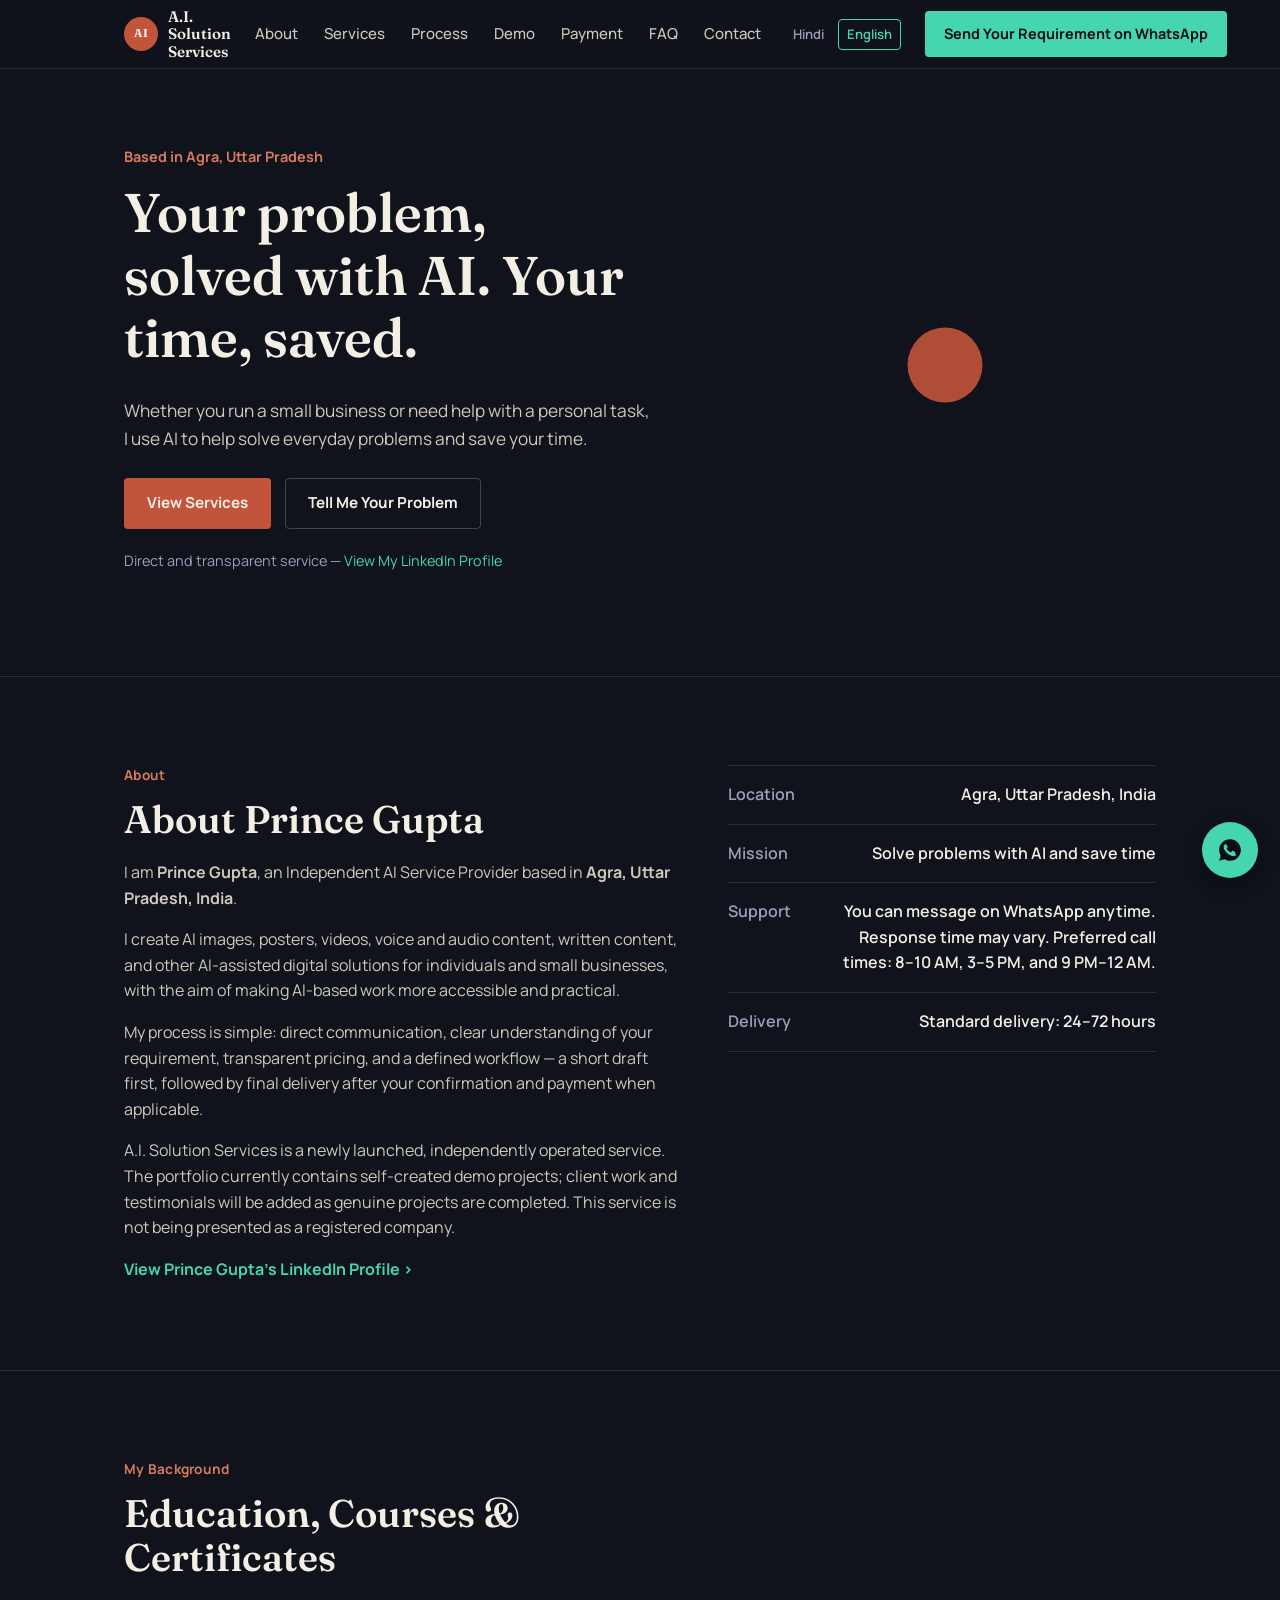
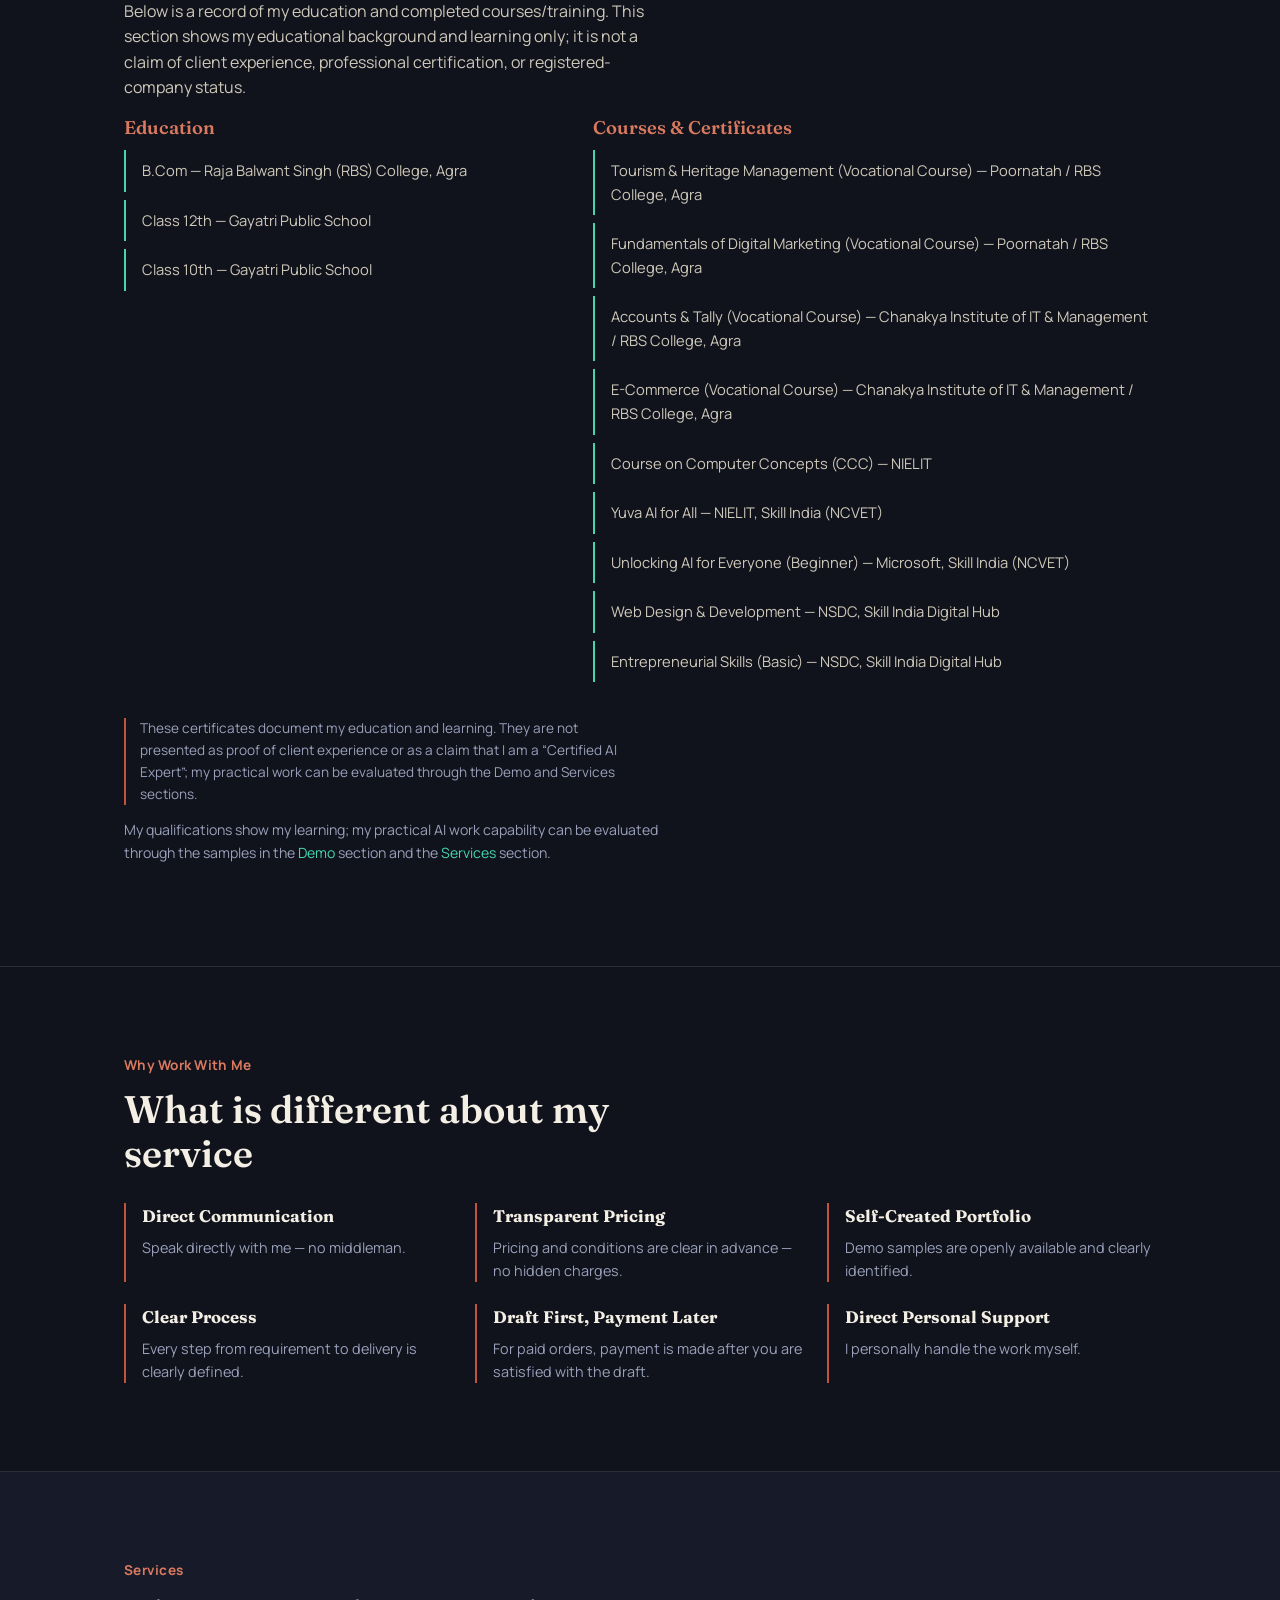
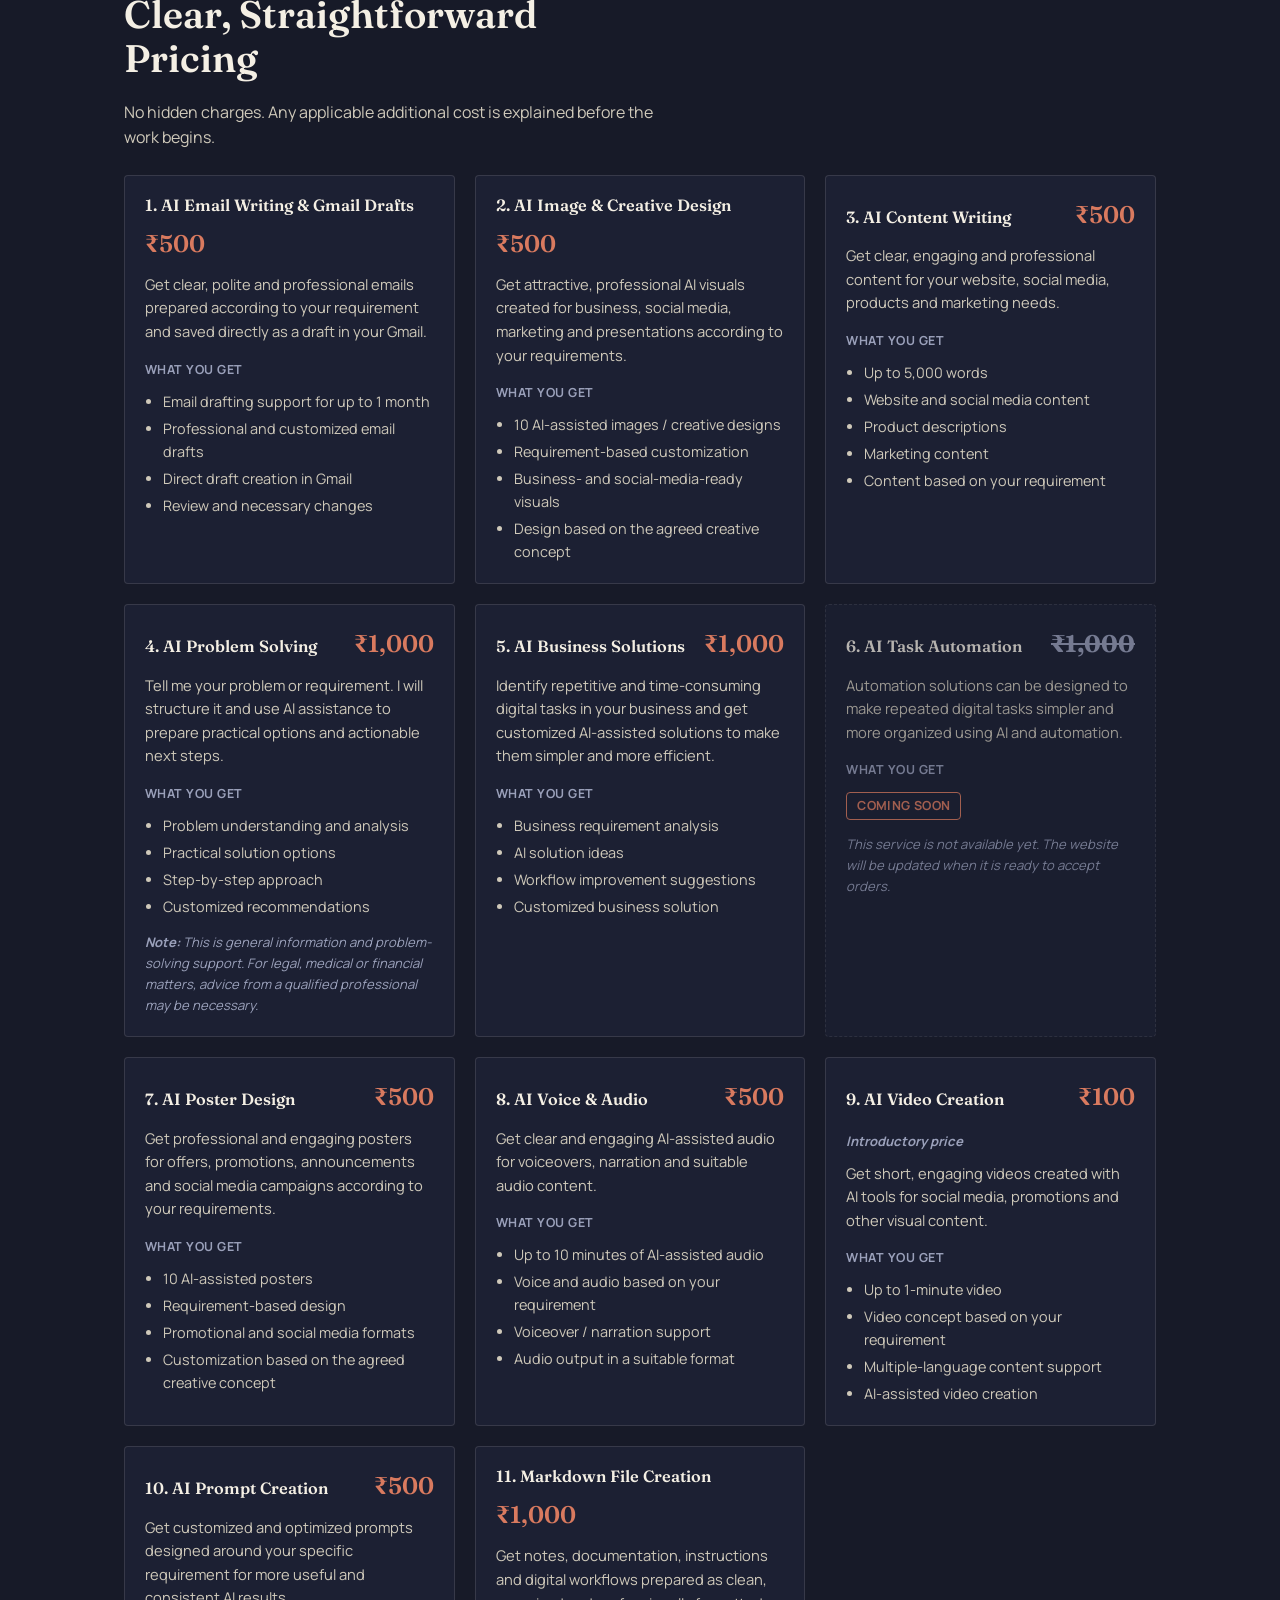
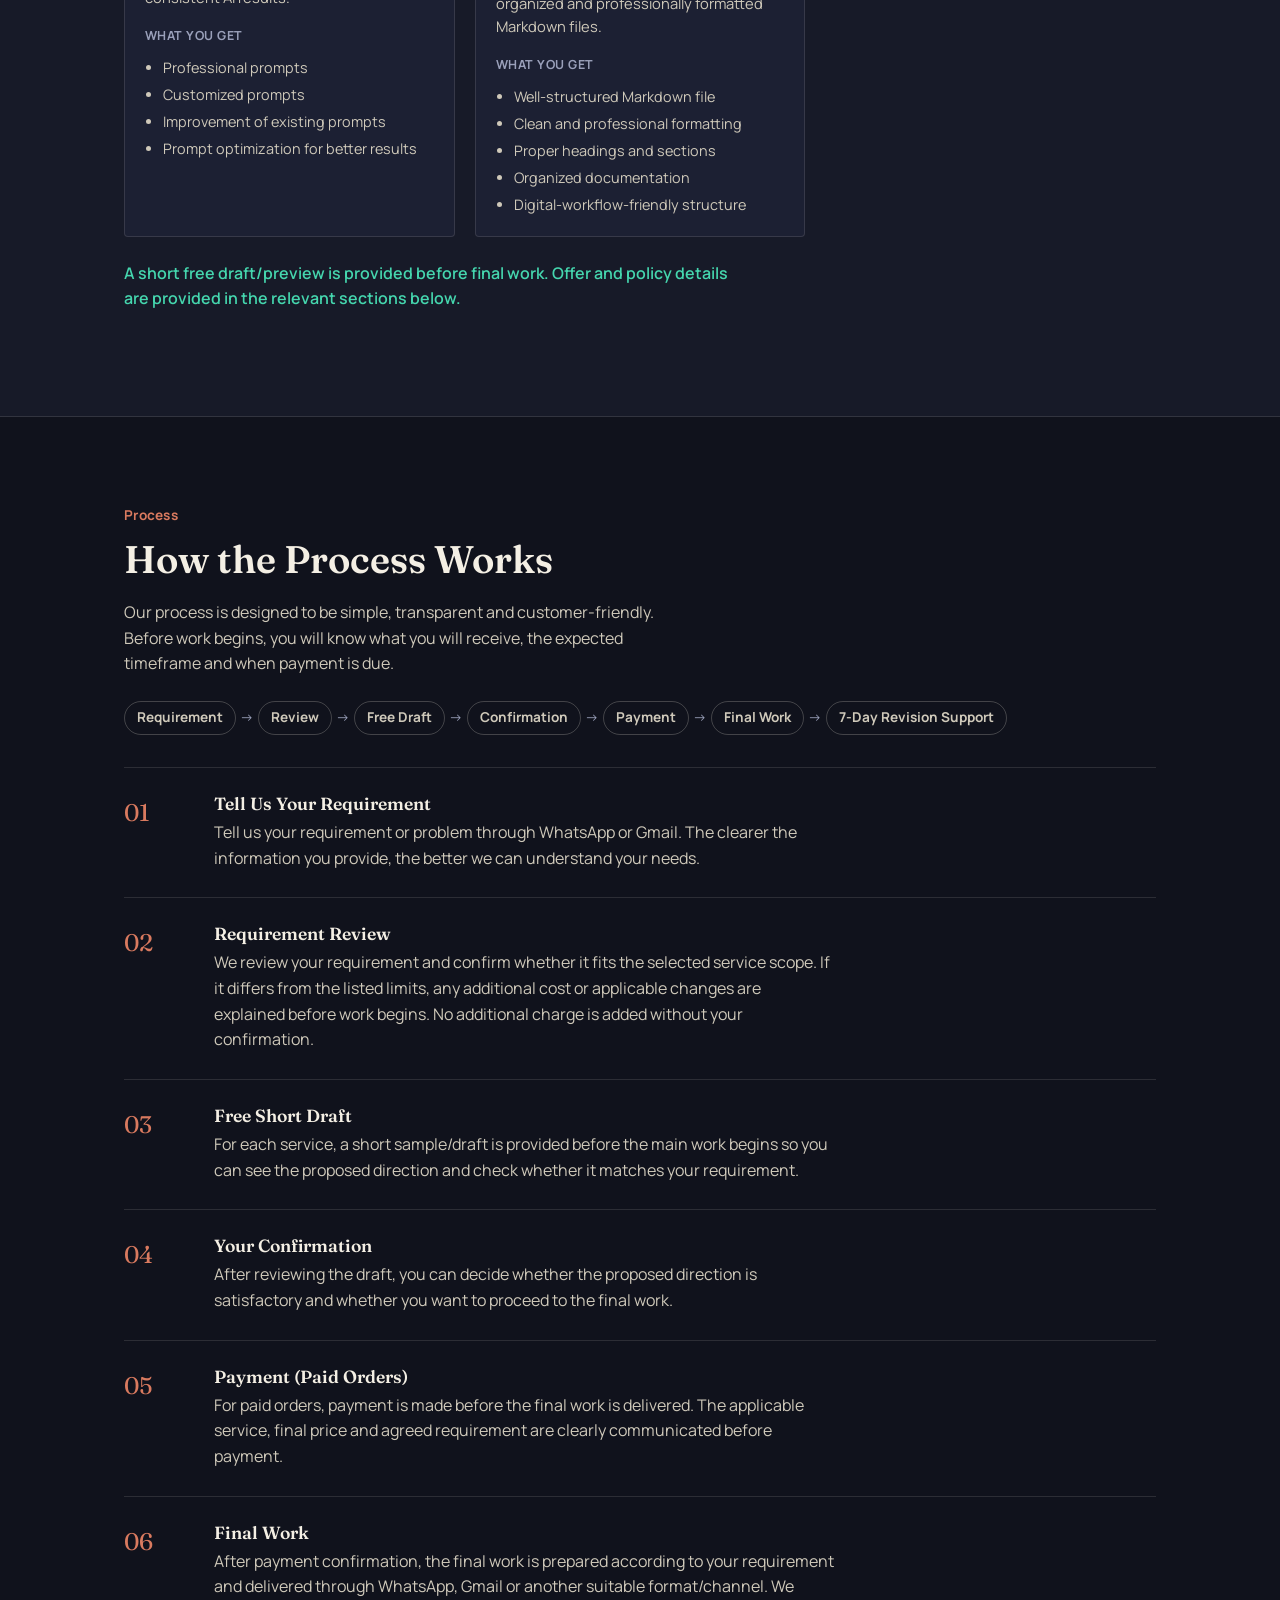
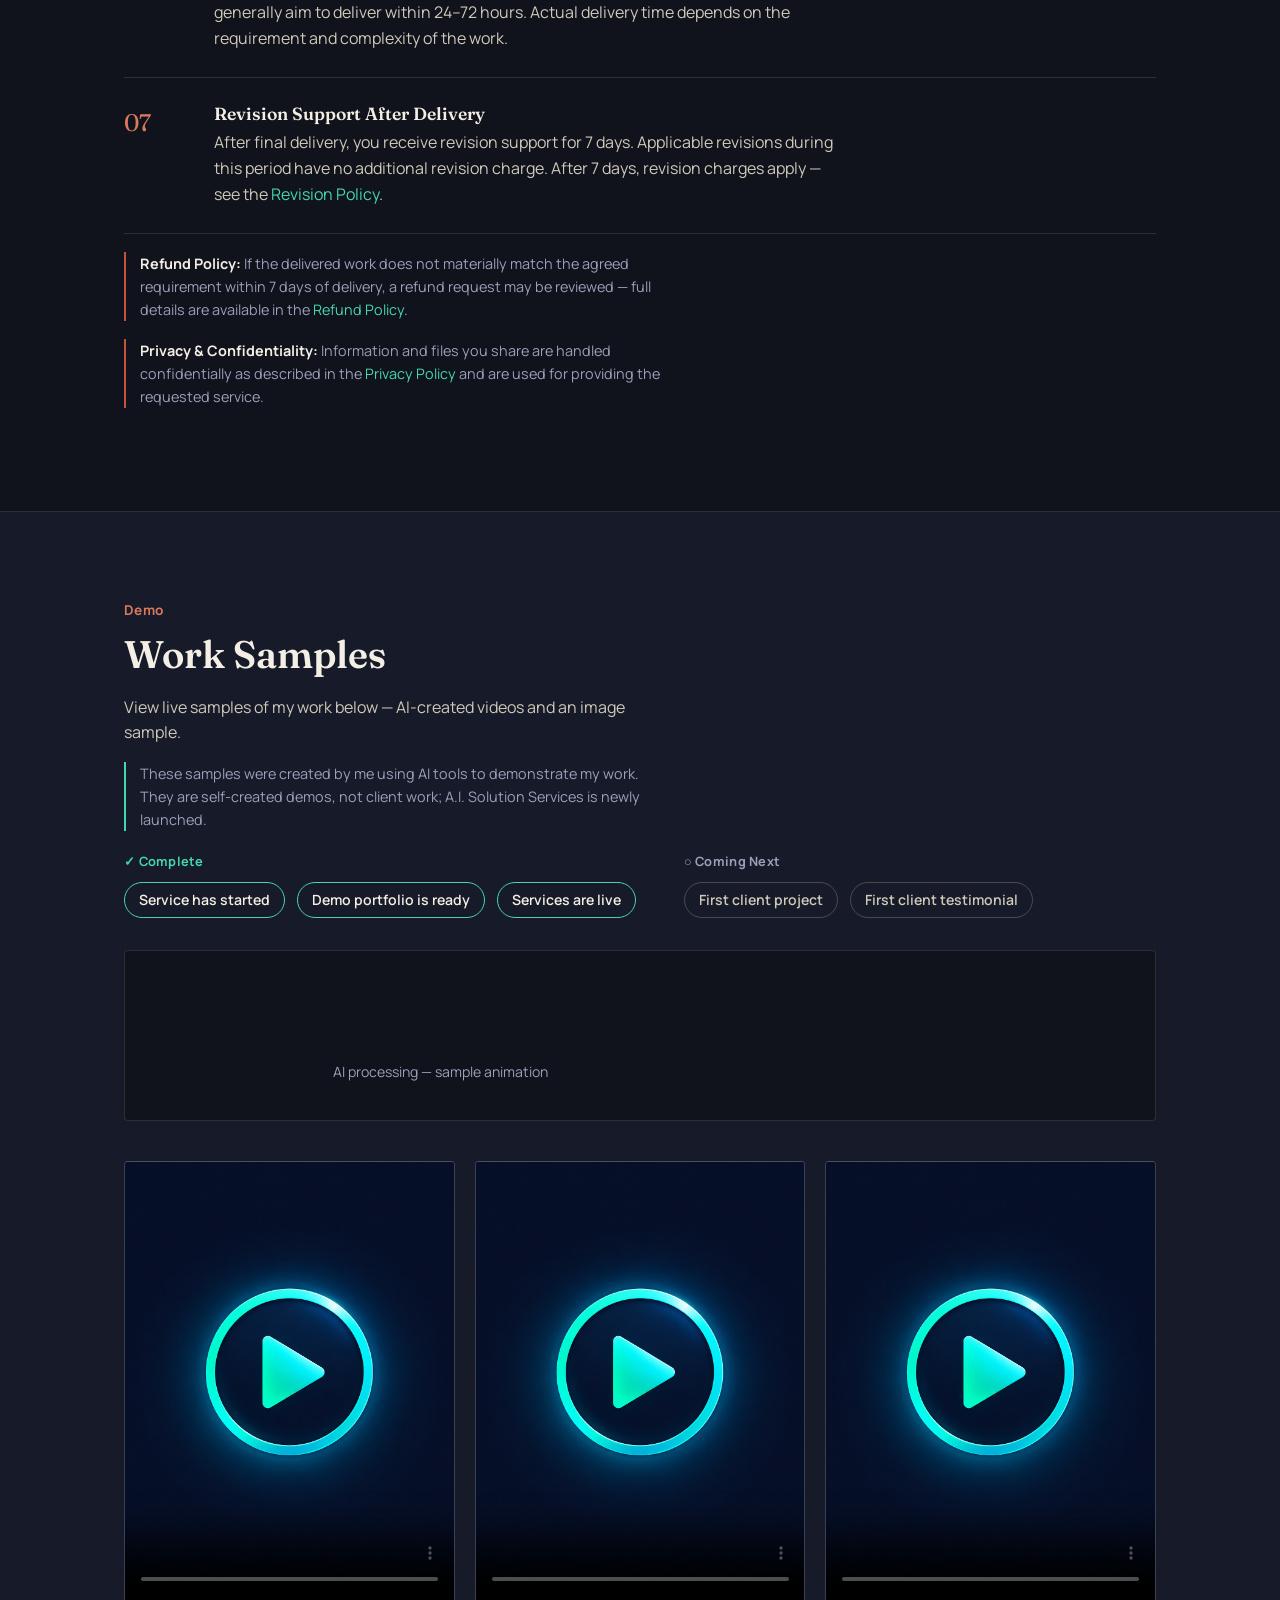
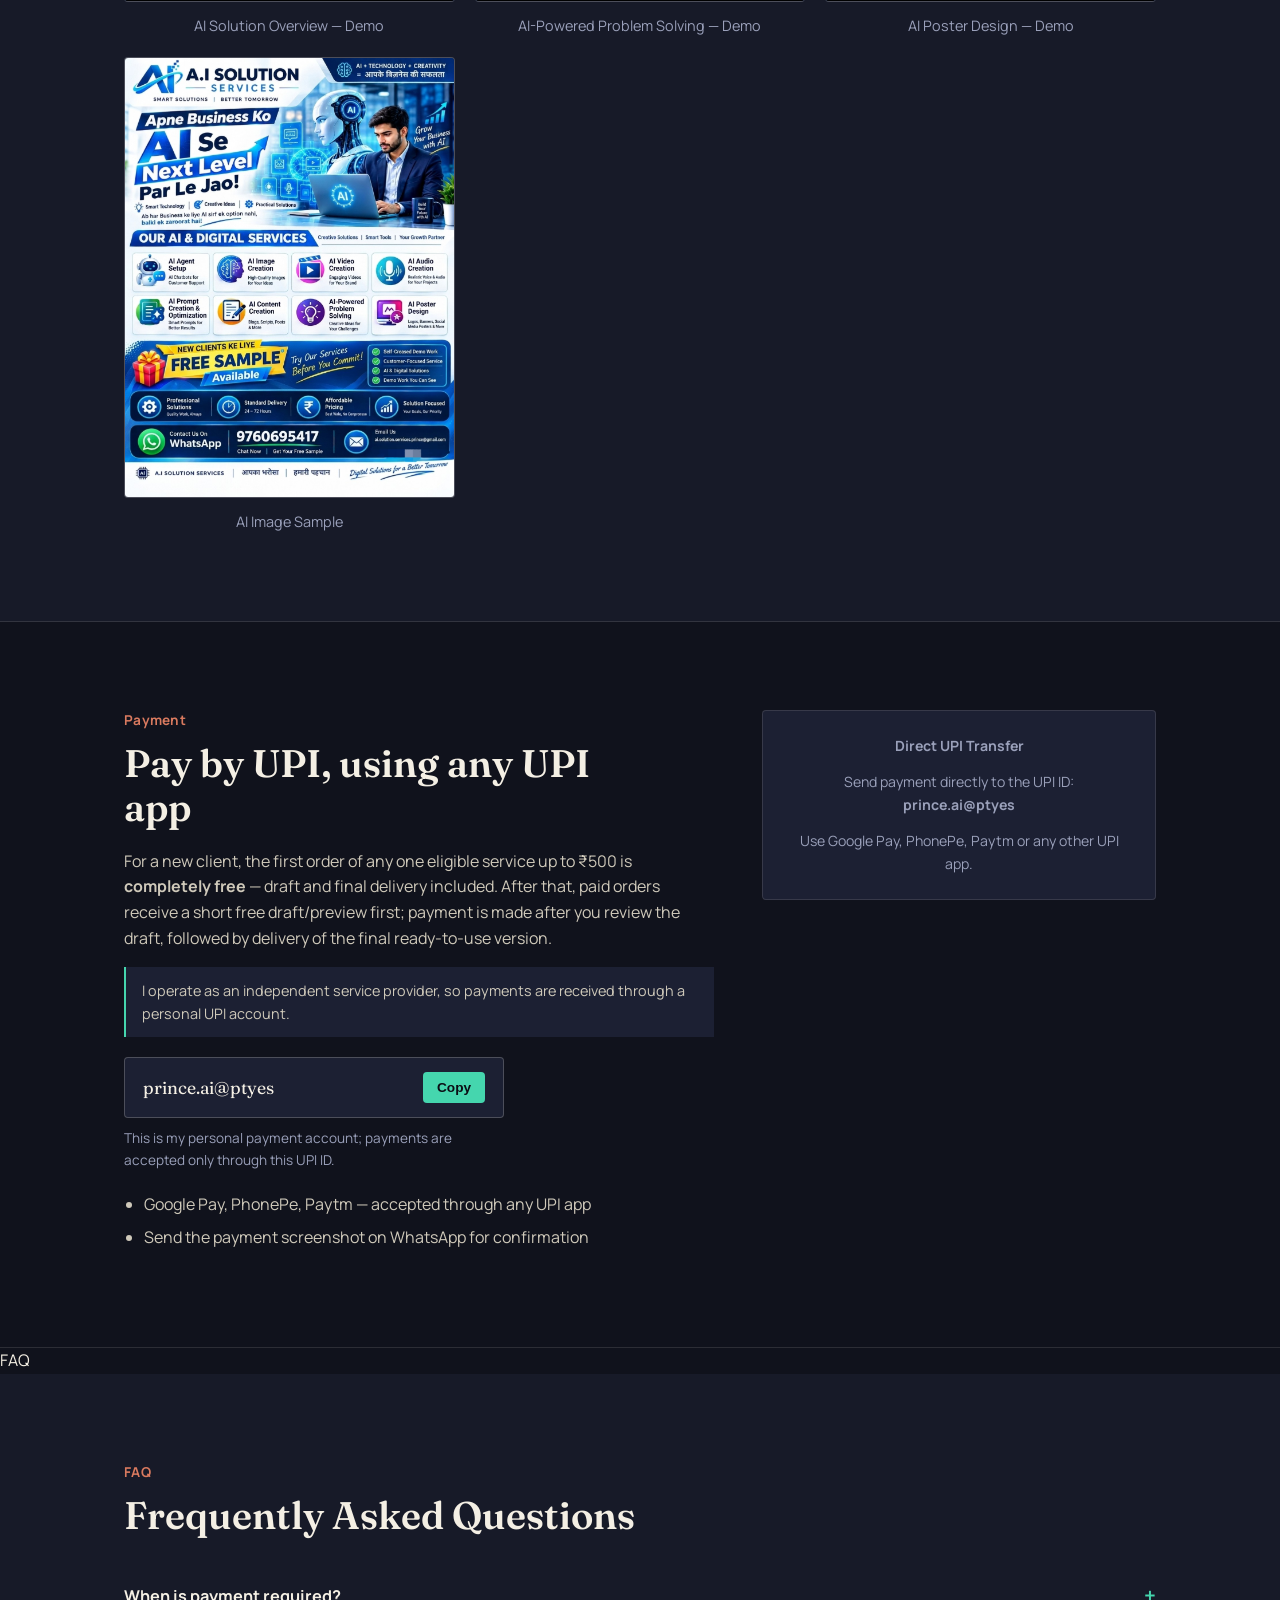
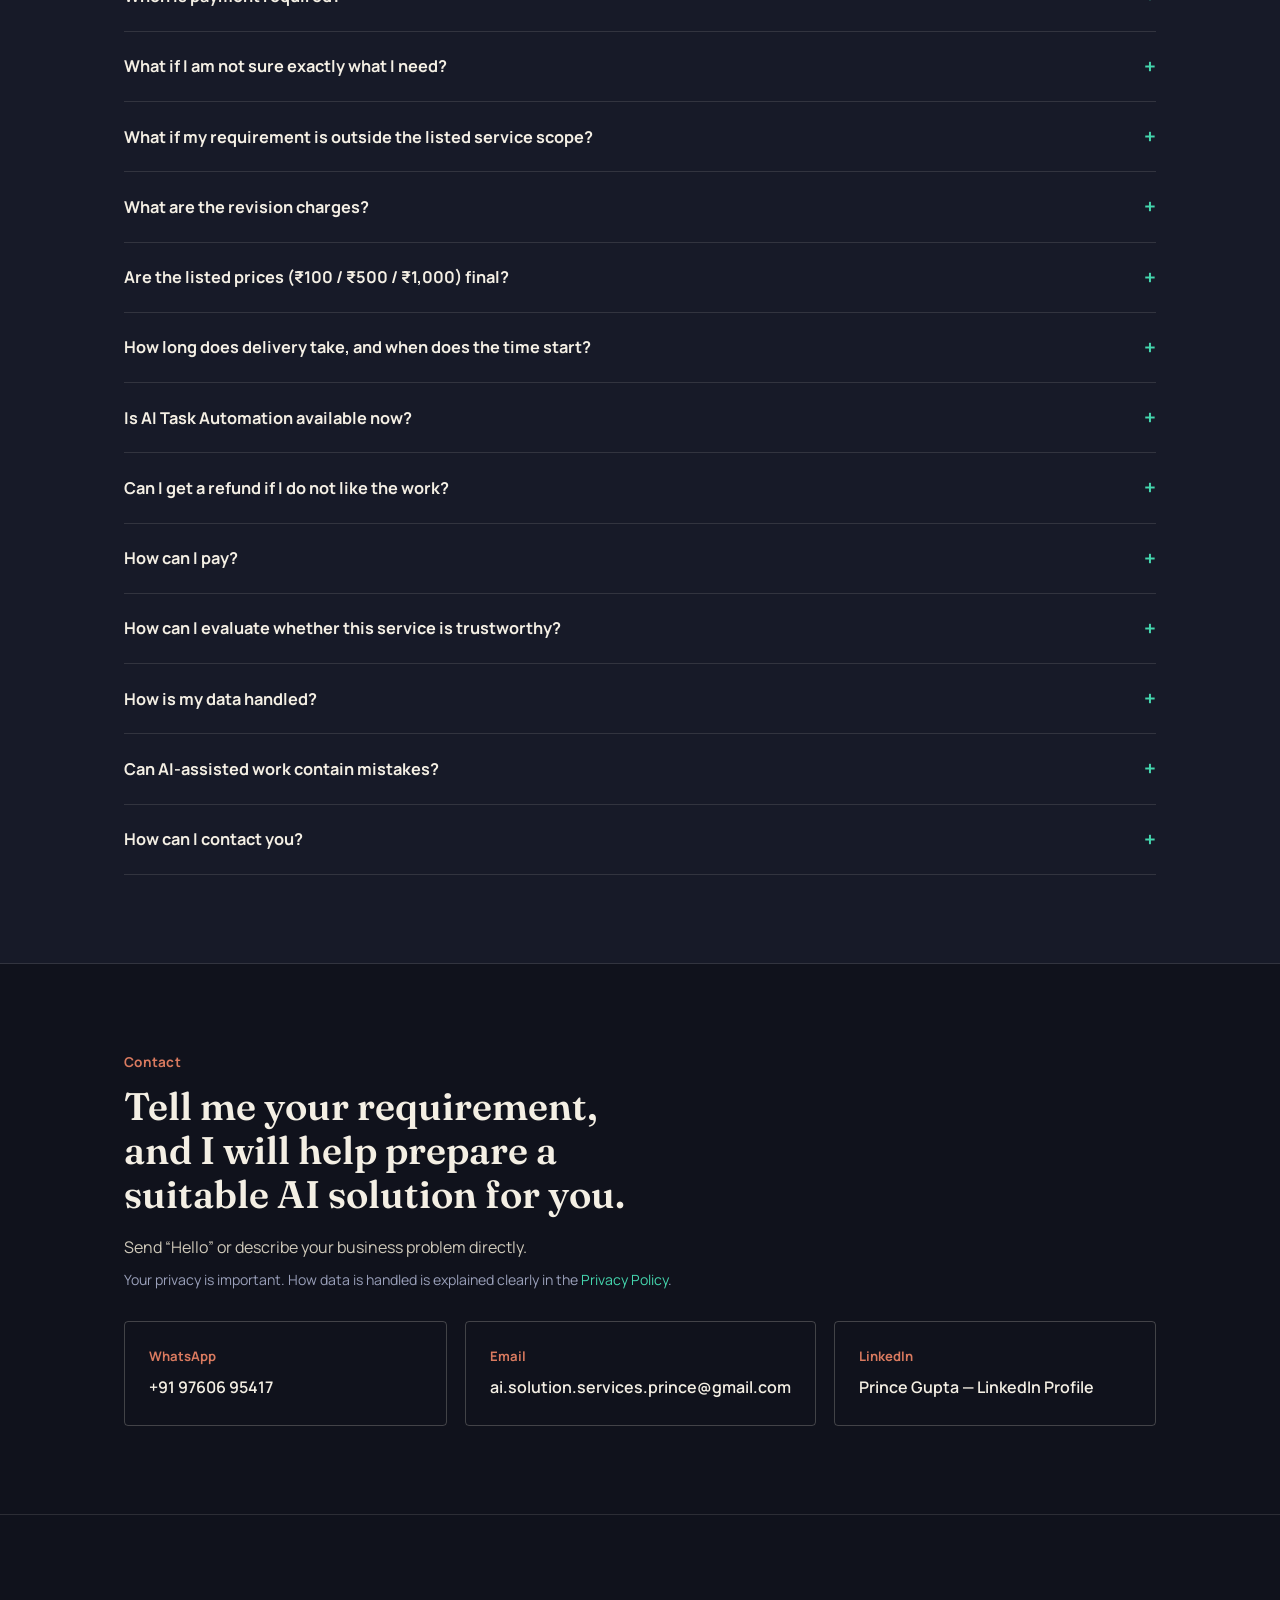
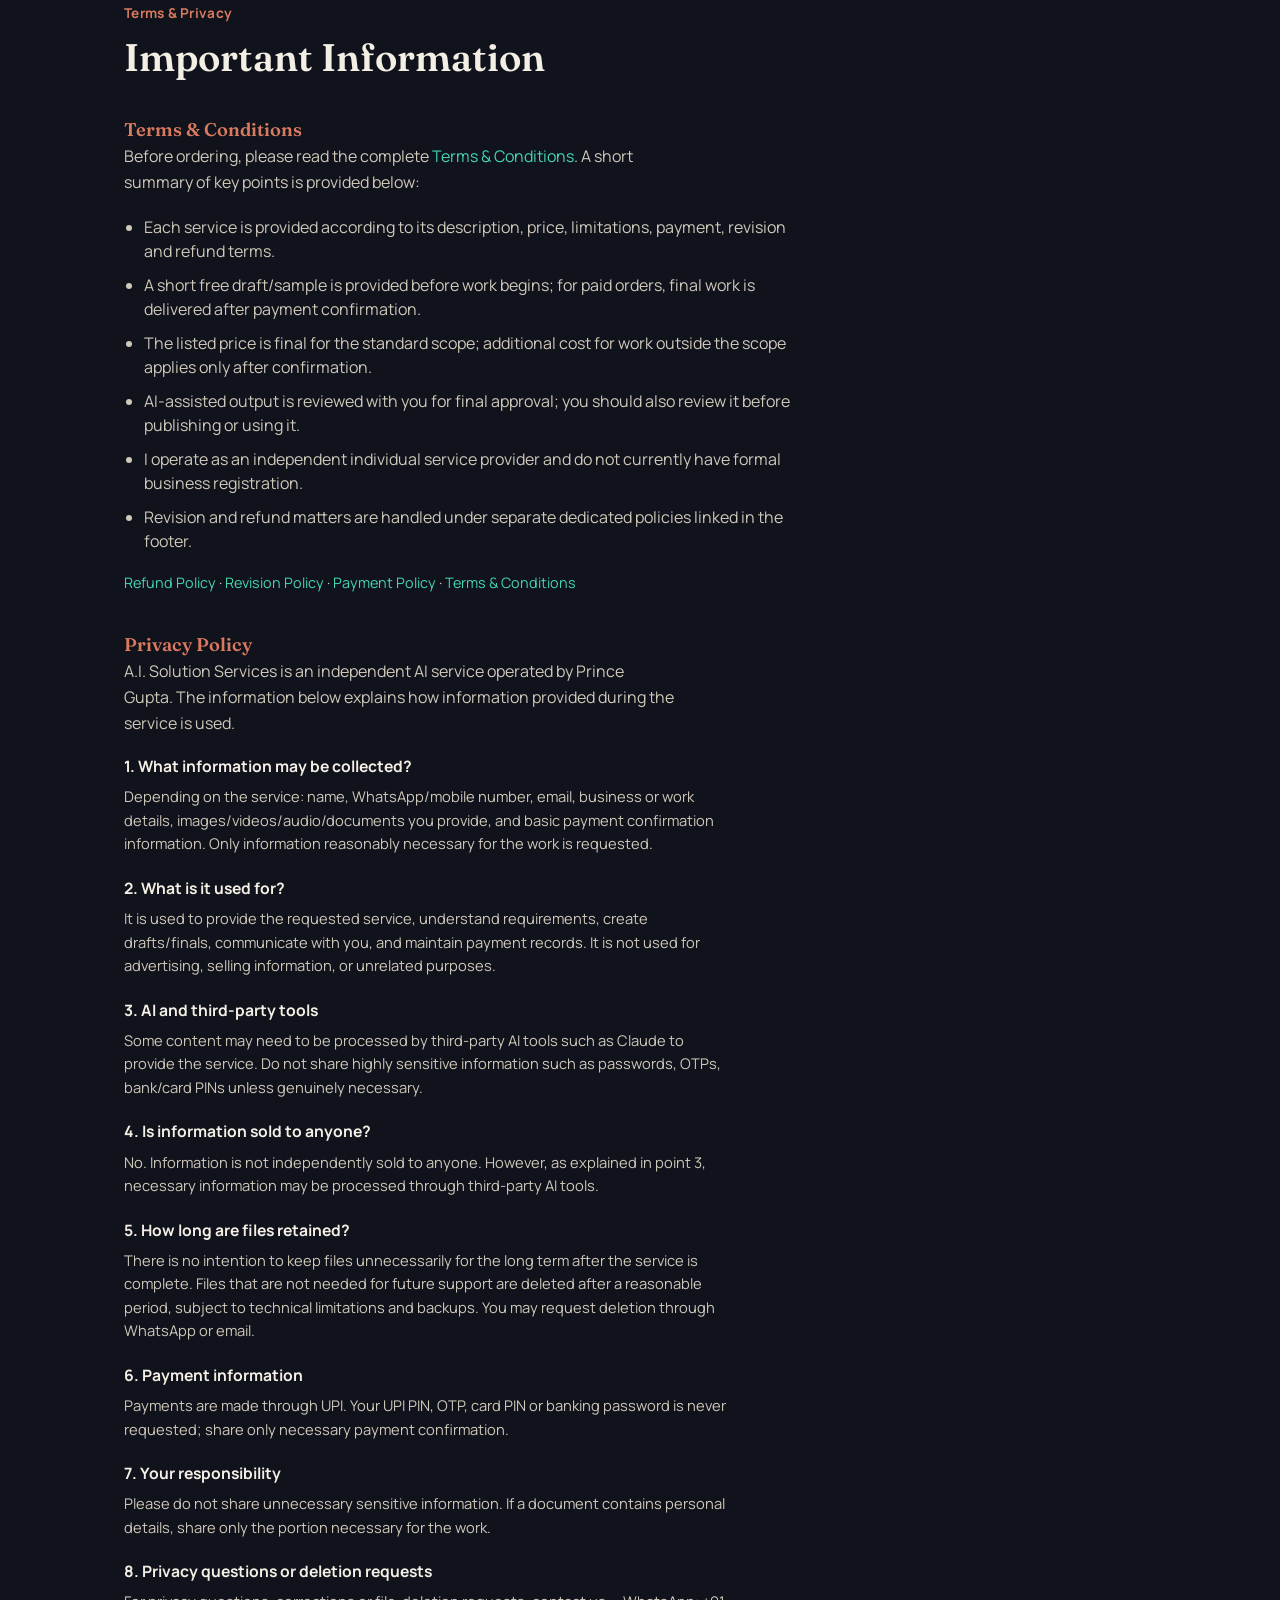
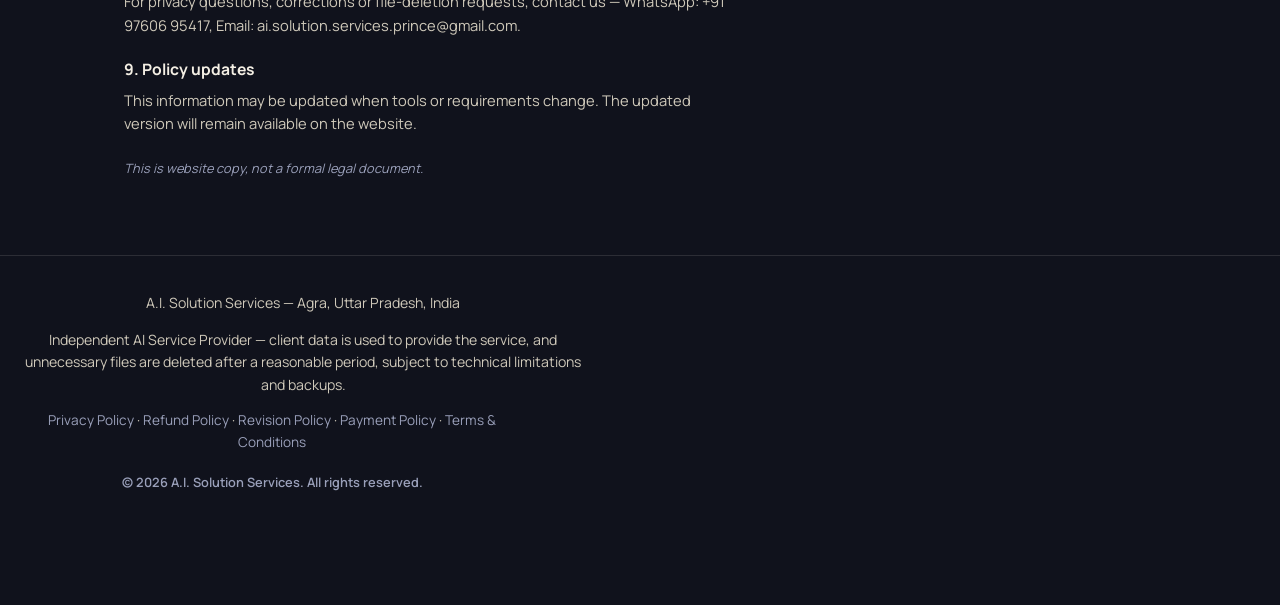
<file: en/index.html>
<!DOCTYPE html>
<html lang="en">
<head>
<meta charset="utf-8"/>
<meta content="width=device-width, initial-scale=1.0" name="viewport"/>
<title>A.I. Solution Services — Agra | AI Solutions That Save Time</title>
<meta content="AI solutions, creative services, content, visuals and digital support from Agra, Uttar Pradesh." name="description"/>
<link href="https://prince5192005-collab.github.io/ai-solution-services/en/" rel="canonical"/>
<link href="https://prince5192005-collab.github.io/ai-solution-services/en/" hreflang="en" rel="alternate"/>
<link href="https://prince5192005-collab.github.io/ai-solution-services/" hreflang="x-default" rel="alternate"/>
<meta content="website" property="og:type"/>
<meta content="A.I. Solution Services — Agra | AI se Problem Solve, Time Save" property="og:title"/>
<meta content="Agra based AI Solution Services — AI images, posters, video, voice, audio, content writing aur email drafting. Apni problem solve karein, apna time bachayein." property="og:description"/>
<meta content="https://prince5192005-collab.github.io/ai-solution-services/" property="og:url"/>
<meta content="https://prince5192005-collab.github.io/ai-solution-services/assets/005.png" property="og:image"/>
<meta content="summary_large_image" name="twitter:card"/>
<meta content="A.I. Solution Services — Agra | AI se Problem Solve, Time Save" name="twitter:title"/>
<meta content="Agra based AI Solution Services — AI images, posters, video, voice, audio, content writing aur email drafting." name="twitter:description"/>
<link href="data:image/svg+xml,&lt;svg xmlns='http://www.w3.org/2000/svg' viewBox='0 0 100 100'&gt;&lt;rect width='100' height='100' rx='20' fill='%2345d6ae'/&gt;&lt;text x='50' y='66' font-size='48' font-family='Arial,sans-serif' font-weight='700' text-anchor='middle' fill='%2310121c'&gt;AI&lt;/text&gt;&lt;/svg&gt;" rel="icon"/>
<link href="https://fonts.googleapis.com" rel="preconnect"/>
<link crossorigin="" href="https://fonts.gstatic.com" rel="preconnect"/>
<link href="https://fonts.googleapis.com/css2?family=Fraunces:opsz,wght@9..144,400;9..144,500;9..144,600;9..144,700&amp;family=Manrope:wght@400;500;600;700;800&amp;display=swap" rel="stylesheet"/>
<link href="../style.css" rel="stylesheet"/>
<link href="https://prince5192005-collab.github.io/ai-solution-services/hi/" hreflang="hi" rel="alternate"/></head>
<body>
<a class="skip-link" href="#main">Skip to main content</a>
<header class="site-header" id="top">
<div class="header-inner">
<a class="brand" href="#top">
<span aria-hidden="true" class="brand-mark">AI</span>
<span class="brand-text">A.I. Solution<br/>Services</span>
</a>
<nav class="main-nav" id="main-nav">
<a href="#about">About</a>
<a href="#service">Services</a>
<a href="#process">Process</a>
<a href="#demo">Demo</a>
<a href="#payment">Payment</a>
<a href="#faq">FAQ</a>
<a href="#contact">Contact</a>
</nav>
<nav aria-label="Language" class="lang-switch">
<a href="../hi/" lang="hi">Hindi</a>
<span aria-current="page" class="lang-current">English</span>
</nav>
<a class="btn btn-whatsapp header-cta" href="https://wa.me/919760695417?text=Hello%2C%20I%20would%20like%20to%20discuss%20my%20requirement" rel="noopener" target="_blank">Send Your Requirement on WhatsApp</a>
<button aria-controls="main-nav" aria-expanded="false" aria-label="Menu kholein" class="nav-toggle" id="navToggle">
<span></span><span></span><span></span>
</button>
</div>
</header>
<main id="main">
<!-- HERO -->
<section class="hero">
<div class="hero-inner">
<div class="hero-copy">
<p class="eyebrow">Based in Agra, Uttar Pradesh</p>
<h1>Your problem, solved with AI. Your time, saved.</h1>
<p class="hero-sub">Whether you run a small business or need help with a personal task, I use AI to help solve everyday problems and save your time.</p>
<div class="hero-actions">
<a class="btn btn-primary" href="#service">View Services</a>
<a class="btn btn-ghost" href="#contact">Tell Me Your Problem</a>
</div>
<p class="hero-trust">Direct and transparent service — <a href="https://www.linkedin.com/in/princegupta-aisolutions?utm_source=share_via&amp;utm_content=profile&amp;utm_medium=member_android" rel="noopener" target="_blank">View My LinkedIn Profile</a></p>
</div>
<div aria-hidden="true" class="hero-visual">
<svg class="pulse-svg" viewbox="0 0 320 320">
<circle class="pulse-core" cx="160" cy="160" r="40"></circle>
<circle class="pulse-ring r1" cx="160" cy="160" r="70"></circle>
<circle class="pulse-ring r2" cx="160" cy="160" r="110"></circle>
<circle class="pulse-ring r3" cx="160" cy="160" r="150"></circle>
</svg>
</div>
</div>
</section>
<!-- ABOUT -->
<section class="section" id="about">
<div class="section-inner about-grid">
<div>
<p class="section-label">About</p>
<h2>About Prince Gupta</h2>
<p>I am <strong>Prince Gupta</strong>, an Independent AI Service Provider based in <strong>Agra, Uttar Pradesh, India</strong>.</p>
<p>I create AI images, posters, videos, voice and audio content, written content, and other AI-assisted digital solutions for individuals and small businesses, with the aim of making AI-based work more accessible and practical.</p>
<p>My process is simple: direct communication, clear understanding of your requirement, transparent pricing, and a defined workflow — a short draft first, followed by final delivery after your confirmation and payment when applicable.</p>
<p>A.I. Solution Services is a newly launched, independently operated service. The portfolio currently contains self-created demo projects; client work and testimonials will be added as genuine projects are completed. This service is not being presented as a registered company.</p>
<a class="link-arrow" href="https://www.linkedin.com/in/princegupta-aisolutions?utm_source=share_via&amp;utm_content=profile&amp;utm_medium=member_android" rel="noopener" target="_blank">View Prince Gupta’s LinkedIn Profile</a>
</div>
<dl class="about-facts">
<div><dt>Location</dt><dd>Agra, Uttar Pradesh, India</dd></div>
<div><dt>Mission</dt><dd>Solve problems with AI and save time</dd></div>
<div><dt>Support</dt><dd>You can message on WhatsApp anytime. Response time may vary. Preferred call times: 8–10 AM, 3–5 PM, and 9 PM–12 AM.</dd></div>
<div><dt>Delivery</dt><dd>Standard delivery: 24–72 hours</dd></div>
</dl>
</div>
</section>
<!-- EDUCATION & CERTIFICATES -->
<section class="section credentials-section">
<div class="section-inner">
<p class="section-label">My Background</p>
<h2>Education, Courses &amp; Certificates</h2>
<p class="section-intro">Below is a record of my education and completed courses/training. This section shows my educational background and learning only; it is not a claim of client experience, professional certification, or registered-company status.</p>
<div class="credentials-grid">
<div>
<h3 class="subsection-heading">Education</h3>
<ul class="credentials-list">
<li>B.Com — Raja Balwant Singh (RBS) College, Agra</li>
<li>Class 12th — Gayatri Public School</li>
<li>Class 10th — Gayatri Public School</li>
</ul>
</div>
<div>
<h3 class="subsection-heading">Courses &amp; Certificates</h3>
<ul class="credentials-list">
<li>Tourism &amp; Heritage Management (Vocational Course) — Poornatah / RBS College, Agra</li>
<li>Fundamentals of Digital Marketing (Vocational Course) — Poornatah / RBS College, Agra</li>
<li>Accounts &amp; Tally (Vocational Course) — Chanakya Institute of IT &amp; Management / RBS College, Agra</li>
<li>E-Commerce (Vocational Course) — Chanakya Institute of IT &amp; Management / RBS College, Agra</li>
<li>Course on Computer Concepts (CCC) — NIELIT</li>
<li>Yuva AI for All — NIELIT, Skill India (NCVET)</li>
<li>Unlocking AI for Everyone (Beginner) — Microsoft, Skill India (NCVET)</li>
<li>Web Design &amp; Development — NSDC, Skill India Digital Hub</li>
<li>Entrepreneurial Skills (Basic) — NSDC, Skill India Digital Hub</li>
</ul>
</div>
</div>
<p class="credentials-note">These certificates document my education and learning. They are not presented as proof of client experience or as a claim that I am a “Certified AI Expert”; my practical work can be evaluated through the Demo and Services sections.</p>
<p class="credentials-pointer">My qualifications show my learning; my practical AI work capability can be evaluated through the samples in the <a href="#demo">Demo</a> section and the <a href="#service">Services</a> section.</p>
</div>
</section>
<!-- WHY WORK WITH US -->
<section class="section why-us">
<div class="section-inner">
<p class="section-label">Why Work With Me</p>
<h2>What is different about my service</h2>
<ul class="why-us-grid">
<li><strong>Direct Communication</strong><span>Speak directly with me — no middleman.</span></li>
<li><strong>Transparent Pricing</strong><span>Pricing and conditions are clear in advance — no hidden charges.</span></li>
<li><strong>Self-Created Portfolio</strong><span>Demo samples are openly available and clearly identified.</span></li>
<li><strong>Clear Process</strong><span>Every step from requirement to delivery is clearly defined.</span></li>
<li><strong>Draft First, Payment Later</strong><span>For paid orders, payment is made after you are satisfied with the draft.</span></li>
<li><strong>Direct Personal Support</strong><span>I personally handle the work myself.</span></li>
</ul>
</div>
</section>
<!-- SERVICE -->
<section class="section section-alt" id="service">
<div class="section-inner">
<p class="section-label">Services</p>
<h2>Clear, Straightforward Pricing</h2>
<p class="section-intro">No hidden charges. Any applicable additional cost is explained before the work begins.</p>
<div class="service-cards">
<div class="service-card">
<div class="service-card-head">
<h3>1. AI Email Writing &amp; Gmail Drafts</h3>
<p class="price"><span>₹500</span></p>
</div>
<p class="service-desc">Get clear, polite and professional emails prepared according to your requirement and saved directly as a draft in your Gmail.</p>
<p class="service-subhead">What You Get</p>
<ul class="service-includes">
<li>Email drafting support for up to 1 month</li>
<li>Professional and customized email drafts</li>
<li>Direct draft creation in Gmail</li>
<li>Review and necessary changes</li>
</ul>
</div>
<div class="service-card">
<div class="service-card-head">
<h3>2. AI Image &amp; Creative Design</h3>
<p class="price"><span>₹500</span></p>
</div>
<p class="service-desc">Get attractive, professional AI visuals created for business, social media, marketing and presentations according to your requirements.</p>
<p class="service-subhead">What You Get</p>
<ul class="service-includes">
<li>10 AI-assisted images / creative designs</li>
<li>Requirement-based customization</li>
<li>Business- and social-media-ready visuals</li>
<li>Design based on the agreed creative concept</li>
</ul>
</div>
<div class="service-card">
<div class="service-card-head">
<h3>3. AI Content Writing</h3>
<p class="price"><span>₹500</span></p>
</div>
<p class="service-desc">Get clear, engaging and professional content for your website, social media, products and marketing needs.</p>
<p class="service-subhead">What You Get</p>
<ul class="service-includes">
<li>Up to 5,000 words</li>
<li>Website and social media content</li>
<li>Product descriptions</li>
<li>Marketing content</li>
<li>Content based on your requirement</li>
</ul>
</div>
<div class="service-card">
<div class="service-card-head">
<h3>4. AI Problem Solving</h3>
<p class="price"><span>₹1,000</span></p>
</div>
<p class="service-desc">Tell me your problem or requirement. I will structure it and use AI assistance to prepare practical options and actionable next steps.</p>
<p class="service-subhead">What You Get</p>
<ul class="service-includes">
<li>Problem understanding and analysis</li>
<li>Practical solution options</li>
<li>Step-by-step approach</li>
<li>Customized recommendations</li>
</ul>
<p class="service-note"><strong>Note:</strong> This is general information and problem-solving support. For legal, medical or financial matters, advice from a qualified professional may be necessary.</p>
</div>
<div class="service-card">
<div class="service-card-head">
<h3>5. AI Business Solutions</h3>
<p class="price"><span>₹1,000</span></p>
</div>
<p class="service-desc">Identify repetitive and time-consuming digital tasks in your business and get customized AI-assisted solutions to make them simpler and more efficient.</p>
<p class="service-subhead">What You Get</p>
<ul class="service-includes">
<li>Business requirement analysis</li>
<li>AI solution ideas</li>
<li>Workflow improvement suggestions</li>
<li>Customized business solution</li>
</ul>
</div>
<div class="service-card service-card-unavailable">
<div class="service-card-head">
<h3>6. AI Task Automation</h3>
<p class="price price-unavailable">₹1,000</p>
</div>
<p class="service-desc">Automation solutions can be designed to make repeated digital tasks simpler and more organized using AI and automation.</p>
<p class="service-subhead">What You Get</p>
<p class="unavailable-badge">Coming Soon</p>
<p class="service-note">This service is not available yet. The website will be updated when it is ready to accept orders.</p>
</div>
<div class="service-card">
<div class="service-card-head">
<h3>7. AI Poster Design</h3>
<p class="price"><span>₹500</span></p>
</div>
<p class="service-desc">Get professional and engaging posters for offers, promotions, announcements and social media campaigns according to your requirements.</p>
<p class="service-subhead">What You Get</p>
<ul class="service-includes">
<li>10 AI-assisted posters</li>
<li>Requirement-based design</li>
<li>Promotional and social media formats</li>
<li>Customization based on the agreed creative concept</li>
</ul>
</div>
<div class="service-card">
<div class="service-card-head">
<h3>8. AI Voice &amp; Audio</h3>
<p class="price"><span>₹500</span></p>
</div>
<p class="service-desc">Get clear and engaging AI-assisted audio for voiceovers, narration and suitable audio content.</p>
<p class="service-subhead">What You Get</p>
<ul class="service-includes">
<li>Up to 10 minutes of AI-assisted audio</li>
<li>Voice and audio based on your requirement</li>
<li>Voiceover / narration support</li>
<li>Audio output in a suitable format</li>
</ul>
</div>
<div class="service-card">
<div class="service-card-head">
<h3>9. AI Video Creation</h3>
<p class="price"><span>₹100</span></p><p class="service-note"><strong>Introductory price</strong></p>
</div>
<p class="service-desc">Get short, engaging videos created with AI tools for social media, promotions and other visual content.</p>
<p class="service-subhead">What You Get</p>
<ul class="service-includes">
<li>Up to 1-minute video</li>
<li>Video concept based on your requirement</li>
<li>Multiple-language content support</li>
<li>AI-assisted video creation</li>
</ul>
</div>
<div class="service-card">
<div class="service-card-head">
<h3>10. AI Prompt Creation</h3>
<p class="price"><span>₹500</span></p>
</div>
<p class="service-desc">Get customized and optimized prompts designed around your specific requirement for more useful and consistent AI results.</p>
<p class="service-subhead">What You Get</p>
<ul class="service-includes">
<li>Professional prompts</li>
<li>Customized prompts</li>
<li>Improvement of existing prompts</li>
<li>Prompt optimization for better results</li>
</ul>
</div>
<div class="service-card">
<div class="service-card-head">
<h3>11. Markdown File Creation</h3>
<p class="price"><span>₹1,000</span></p>
</div>
<p class="service-desc">Get notes, documentation, instructions and digital workflows prepared as clean, organized and professionally formatted Markdown files.</p>
<p class="service-subhead">What You Get</p>
<ul class="service-includes">
<li>Well-structured Markdown file</li>
<li>Clean and professional formatting</li>
<li>Proper headings and sections</li>
<li>Organized documentation</li>
<li>Digital-workflow-friendly structure</li>
</ul>
</div>
</div>
<p class="service-footnote">A short free draft/preview is provided before final work. Offer and policy details are provided in the relevant sections below.</p>
</div>
</section>
<!-- PROGRESS -->
<section class="section" id="process">
<div class="section-inner">
<p class="section-label">Process</p>
<h2>How the Process Works</h2>
<p class="section-intro">Our process is designed to be simple, transparent and customer-friendly. Before work begins, you will know what you will receive, the expected timeframe and when payment is due.</p>
<div aria-hidden="true" class="flow-strip">
<span>Requirement</span><span class="flow-arrow">→</span>
<span>Review</span><span class="flow-arrow">→</span>
<span>Free Draft</span><span class="flow-arrow">→</span>
<span>Confirmation</span><span class="flow-arrow">→</span>
<span>Payment</span><span class="flow-arrow">→</span>
<span>Final Work</span><span class="flow-arrow">→</span>
<span>7-Day Revision Support</span>
</div>
<ol class="steps">
<li>
<span class="step-num">01</span>
<div>
<h3>Tell Us Your Requirement</h3>
<p>Tell us your requirement or problem through WhatsApp or Gmail. The clearer the information you provide, the better we can understand your needs.</p>
</div>
</li>
<li>
<span class="step-num">02</span>
<div>
<h3>Requirement Review</h3>
<p>We review your requirement and confirm whether it fits the selected service scope. If it differs from the listed limits, any additional cost or applicable changes are explained before work begins. No additional charge is added without your confirmation.</p>
</div>
</li>
<li>
<span class="step-num">03</span>
<div>
<h3>Free Short Draft</h3>
<p>For each service, a short sample/draft is provided before the main work begins so you can see the proposed direction and check whether it matches your requirement.</p>
</div>
</li>
<li>
<span class="step-num">04</span>
<div>
<h3>Your Confirmation</h3>
<p>After reviewing the draft, you can decide whether the proposed direction is satisfactory and whether you want to proceed to the final work.</p>
</div>
</li>
<li>
<span class="step-num">05</span>
<div>
<h3>Payment (Paid Orders)</h3>
<p>For paid orders, payment is made before the final work is delivered. The applicable service, final price and agreed requirement are clearly communicated before payment.</p>
</div>
</li>
<li>
<span class="step-num">06</span>
<div>
<h3>Final Work</h3>
<p>After payment confirmation, the final work is prepared according to your requirement and delivered through WhatsApp, Gmail or another suitable format/channel. We generally aim to deliver within 24–72 hours. Actual delivery time depends on the requirement and complexity of the work.</p>
</div>
</li>
<li>
<span class="step-num">07</span>
<div>
<h3>Revision Support After Delivery</h3>
<p>After final delivery, you receive revision support for 7 days. Applicable revisions during this period have no additional revision charge. After 7 days, revision charges apply — see the <a href="../revision-policy.html">Revision Policy</a>.</p>
</div>
</li>
</ol>
<p class="process-note"><strong>Refund Policy:</strong> If the delivered work does not materially match the agreed requirement within 7 days of delivery, a refund request may be reviewed — full details are available in the <a href="../refund-policy.html">Refund Policy</a>.</p>
<p class="process-note"><strong>Privacy &amp; Confidentiality:</strong> Information and files you share are handled confidentially as described in the <a href="#privacy">Privacy Policy</a> and are used for providing the requested service.</p>
</div>
</section>
<!-- DEMO -->
<section class="section section-alt" id="demo">
<div class="section-inner">
<p class="section-label">Demo</p>
<h2>Work Samples</h2>
<p class="section-intro">View live samples of my work below — AI-created videos and an image sample.</p>
<p class="demo-disclaimer">These samples were created by me using AI tools to demonstrate my work. They are self-created demos, not client work; A.I. Solution Services is newly launched.</p>
<div class="journey-groups">
<div class="journey-group">
<p class="journey-heading heading-done">✓ Complete</p>
<ul class="journey-list">
<li class="done">Service has started</li>
<li class="done">Demo portfolio is ready</li>
<li class="done">Services are live</li>
</ul>
</div>
<div class="journey-group">
<p class="journey-heading heading-pending">○ Coming Next</p>
<ul class="journey-list">
<li class="pending">First client project</li>
<li class="pending">First client testimonial</li>
</ul>
</div>
</div>
<div aria-hidden="true" class="demo-live">
<div class="wave">
<span></span><span></span><span></span><span></span><span></span><span></span><span></span><span></span>
</div>
<p class="demo-live-label">AI processing — sample animation</p>
</div>
<div class="demo-grid">
<div class="demo-card">
<div class="demo-thumb demo-thumb-video">
<video controls="" playsinline="" poster="../assets/video-placeholder.png" preload="metadata">
<source src="../assets/001.mp4" type="video/mp4"/>
              Video preview could not be loaded. Please message us on WhatsApp.
            </video>
</div>
<p>AI Solution Overview — Demo</p>
</div>
<div class="demo-card">
<div class="demo-thumb demo-thumb-video">
<video controls="" playsinline="" poster="../assets/video-placeholder.png" preload="metadata">
<source src="../assets/002.mp4" type="video/mp4"/>
              Video preview could not be loaded. Please message us on WhatsApp.
            </video>
</div>
<p>AI-Powered Problem Solving — Demo</p>
</div>
<div class="demo-card">
<div class="demo-thumb demo-thumb-video">
<video controls="" playsinline="" poster="../assets/video-placeholder.png" preload="metadata">
<source src="../assets/004.mp4" type="video/mp4"/>
              Video preview could not be loaded. Please message us on WhatsApp.
            </video>
</div>
<p>AI Poster Design — Demo</p>
</div>
<div class="demo-card">
<div class="demo-thumb">
<img alt="AI-created demo sample" loading="lazy" src="../assets/005.png"/>
</div>
<p>AI Image Sample</p>
</div>
</div>
</div>
</section>
<!-- PAYMENT -->
<section class="section" id="payment">
<div class="section-inner payment-grid">
<div>
<p class="section-label">Payment</p>
<h2>Pay by UPI, using any UPI app</h2>
<p>For a new client, the first order of any one eligible service up to ₹500 is <strong>completely free</strong> — draft and final delivery included. After that, paid orders receive a short free draft/preview first; payment is made after you review the draft, followed by delivery of the final ready-to-use version.</p>
<p class="callout-note">I operate as an independent service provider, so payments are received through a personal UPI account.</p>
<div class="upi-id-box">
<span id="upiId">prince.ai@ptyes</span>
<button aria-label="UPI ID copy karein" class="copy-btn" id="copyUpiBtn" type="button">Copy</button>
</div>
<p class="upi-note">This is my personal payment account; payments are accepted only through this UPI ID.</p>
<ul class="payment-points">
<li>Google Pay, PhonePe, Paytm — accepted through any UPI app</li>
<li>Send the payment screenshot on WhatsApp for confirmation</li>
</ul>
</div>
<div class="qr-box">
<p class="qr-box-title">Direct UPI Transfer</p>
<p>Send payment directly to the UPI ID: <strong>prince.ai@ptyes</strong></p>
<p>Use Google Pay, PhonePe, Paytm or any other UPI app.</p>
</div>
</div>
</section>
FAQ
<section class="section section-alt" id="faq">
<div class="section-inner">
<p class="section-label">FAQ</p>
<h2>Frequently Asked Questions</h2>
<div class="faq-list">
<details class="faq-item">
<summary>When is payment required?</summary>
<p>A short free draft/sample is provided first. For paid orders, payment is made after you review the draft and before final delivery.</p>
</details>
<details class="faq-item">
<summary>What if I am not sure exactly what I need?</summary>
<p>That is fine. Tell me about your situation, and I will help understand the requirement and identify a suitable solution.</p>
</details>
<details class="faq-item">
<summary>What if my requirement is outside the listed service scope?</summary>
<p>If that happens, any additional cost or applicable changes will be explained before work begins. No additional charge will be added without your confirmation.</p>
</details>
<details class="faq-item">
<summary>What are the revision charges?</summary>
<p>For 7 days after delivery, <strong>unlimited revisions within the agreed requirement are free</strong>. After 7 days — for ₹1,000 services <strong>₹50–₹100</strong> per revision, ₹500 services <strong>₹20–₹50</strong> per revision, and for the ₹100 service <strong>₹20</strong> per revision. Full details <a href="../revision-policy.html">Revision Policy</a> are available there.</p>
</details>
<details class="faq-item">
<summary>Are the listed prices (₹100 / ₹500 / ₹1,000) final?</summary>
<p>Yes. The listed price is final for the standard scope. If your requirement is outside the listed scope, any additional cost is confirmed before work begins.</p>
</details>
<details class="faq-item">
<summary>How long does delivery take, and when does the time start?</summary>
<p>Standard work is generally delivered within 24–72 hours. The timeframe starts once your requirement has been understood and confirmed. Complex or larger projects may take longer, and you will be informed in advance.</p>
</details>
<details class="faq-item">
<summary>Is AI Task Automation available now?</summary>
<p>No. This service is currently <strong>Coming Soon</strong>. No payment or work commitment is taken until the service is ready to accept orders.</p>
</details>
<details class="faq-item">
<summary>Can I get a refund if I do not like the work?</summary>
<p>Customized digital work is not automatically refundable after delivery. If the delivered work does not materially match the agreed requirement, an opportunity for revision/correction is provided first; if there is a genuine issue, a refund request may be reviewed within 7 days. Full conditions are available in the <a href="../refund-policy.html">Refund Policy</a>.</p>
</details>
<details class="faq-item">
<summary>How can I pay?</summary>
<p>Pay by UPI using Google Pay, PhonePe, Paytm or any other UPI app. The UPI ID is <strong>prince.ai@ptyes</strong> (my personal payment account). You can copy the ID from the Payment section.</p>
</details>
<details class="faq-item">
<summary>How can I evaluate whether this service is trustworthy?</summary>
<p>I operate as an independent individual service provider and do not currently have formal business registration. Trust is therefore based on transparency: the process is open, payment for paid orders follows the draft review, and you can independently view my LinkedIn profile.</p>
</details>
<details class="faq-item">
<summary>How is my data handled?</summary>
<p>Information and files you provide are used to deliver your requested work. Necessary information may be processed by third-party AI tools such as Claude. I do not independently sell your details to people or companies. Unnecessary files are deleted after a reasonable period where within my control, subject to technical limitations and backups.</p>
</details>
<details class="faq-item">
<summary>Can AI-assisted work contain mistakes?</summary>
<p>AI-assisted output may sometimes require improvement. That is why final approval is reviewed with you; for paid orders, payment and final delivery follow the draft review.</p>
</details>
<details class="faq-item">
<summary>How can I contact you?</summary>
<p>Send “Hello” or describe your problem on WhatsApp: <span>+91 97606 95417</span> (preferred call times: 8–10 AM, 3–5 PM, 9 PM–12 AM). You can also email: <span>ai.solution.services.prince@gmail.com</span>.</p>
</details>
</div>
</div>
</section>
<!-- CONTACT -->
<section class="section contact-section" id="contact">
<div class="section-inner">
<p class="section-label">Contact</p>
<h2>Tell me your requirement, and I will help prepare a suitable AI solution for you.</h2>
<p class="section-intro">Send “Hello” or describe your business problem directly.</p>
<p class="privacy-pointer">Your privacy is important. How data is handled is explained clearly in the <a href="#privacy">Privacy Policy</a>.</p>
<div class="contact-grid">
<a class="contact-card" href="https://wa.me/919760695417?text=Hello" rel="noopener" target="_blank">
<span class="contact-label">WhatsApp</span>
<span class="contact-value">+91 97606 95417</span>
</a>
<a class="contact-card" href="mailto:ai.solution.services.prince@gmail.com">
<span class="contact-label">Email</span>
<span class="contact-value">ai.solution.services.prince@gmail.com</span>
</a>
<a class="contact-card" href="https://www.linkedin.com/in/princegupta-aisolutions?utm_source=share_via&amp;utm_content=profile&amp;utm_medium=member_android" rel="noopener" target="_blank">
<span class="contact-label">LinkedIn</span>
<span class="contact-value">Prince Gupta — LinkedIn Profile</span>
</a>
</div>
</div>
</section>
<!-- TERMS & PRIVACY -->
<section class="section terms-section" id="terms">
<div class="section-inner">
<p class="section-label">Terms &amp; Privacy</p>
<h2>Important Information</h2>
<h3 class="subsection-heading">Terms &amp; Conditions</h3>
<p class="section-intro">Before ordering, please read the complete <a href="../terms-and-conditions.html">Terms &amp; Conditions</a>. A short summary of key points is provided below:</p>
<ul class="terms-list">
<li>Each service is provided according to its description, price, limitations, payment, revision and refund terms.</li>
<li>A short free draft/sample is provided before work begins; for paid orders, final work is delivered after payment confirmation.</li>
<li>The listed price is final for the standard scope; additional cost for work outside the scope applies only after confirmation.</li>
<li>AI-assisted output is reviewed with you for final approval; you should also review it before publishing or using it.</li>
<li>I operate as an independent individual service provider and do not currently have formal business registration.</li>
<li>Revision and refund matters are handled under separate dedicated policies linked in the footer.</li>
</ul>
<p class="policy-links">
<a href="../refund-policy.html">Refund Policy</a> ·
        <a href="../revision-policy.html">Revision Policy</a> ·
        <a href="../payment-policy.html">Payment Policy</a> ·
        <a href="../terms-and-conditions.html">Terms &amp; Conditions</a>
</p>
<h3 class="subsection-heading" id="privacy">Privacy Policy</h3>
<p class="section-intro">A.I. Solution Services is an independent AI service operated by Prince Gupta. The information below explains how information provided during the service is used.</p>
<div class="privacy-block">
<div class="privacy-item">
<h4>1. What information may be collected?</h4>
<p>Depending on the service: name, WhatsApp/mobile number, email, business or work details, images/videos/audio/documents you provide, and basic payment confirmation information. Only information reasonably necessary for the work is requested.</p>
</div>
<div class="privacy-item">
<h4>2. What is it used for?</h4>
<p>It is used to provide the requested service, understand requirements, create drafts/finals, communicate with you, and maintain payment records. It is not used for advertising, selling information, or unrelated purposes.</p>
</div>
<div class="privacy-item">
<h4>3. AI and third-party tools</h4>
<p>Some content may need to be processed by third-party AI tools such as Claude to provide the service. Do not share highly sensitive information such as passwords, OTPs, bank/card PINs unless genuinely necessary.</p>
</div>
<div class="privacy-item">
<h4>4. Is information sold to anyone?</h4>
<p>No. Information is not independently sold to anyone. However, as explained in point 3, necessary information may be processed through third-party AI tools.</p>
</div>
<div class="privacy-item">
<h4>5. How long are files retained?</h4>
<p>There is no intention to keep files unnecessarily for the long term after the service is complete. Files that are not needed for future support are deleted after a reasonable period, subject to technical limitations and backups. You may request deletion through WhatsApp or email.</p>
</div>
<div class="privacy-item">
<h4>6. Payment information</h4>
<p>Payments are made through UPI. Your UPI PIN, OTP, card PIN or banking password is never requested; share only necessary payment confirmation.</p>
</div>
<div class="privacy-item">
<h4>7. Your responsibility</h4>
<p>Please do not share unnecessary sensitive information. If a document contains personal details, share only the portion necessary for the work.</p>
</div>
<div class="privacy-item">
<h4>8. Privacy questions or deletion requests</h4>
<p>For privacy questions, corrections or file-deletion requests, contact us — WhatsApp: <span>+91 97606 95417</span>, Email: <span>ai.solution.services.prince@gmail.com</span>.</p>
</div>
<div class="privacy-item">
<h4>9. Policy updates</h4>
<p>This information may be updated when tools or requirements change. The updated version will remain available on the website.</p>
</div>
</div>
<p class="privacy-disclaimer">This is website copy, not a formal legal document.</p>
</div>
</section>
</main>
<footer class="site-footer">
<p>A.I. Solution Services — Agra, Uttar Pradesh, India</p>
<p class="footer-sub">Independent AI Service Provider — client data is used to provide the service, and unnecessary files are deleted after a reasonable period, subject to technical limitations and backups.</p>
<p class="footer-links"><a href="#privacy">Privacy Policy</a> · <a href="../refund-policy.html">Refund Policy</a> · <a href="../revision-policy.html">Revision Policy</a> · <a href="../payment-policy.html">Payment Policy</a> · <a href="../terms-and-conditions.html">Terms &amp; Conditions</a></p>
<p class="footer-copyright">© 2026 A.I. Solution Services. All rights reserved.</p>
</footer>
<a aria-label="WhatsApp par message karein" class="whatsapp-float" href="https://wa.me/919760695417?text=Hello" rel="noopener" target="_blank">
<svg fill="currentColor" height="26" viewbox="0 0 32 32" width="26"><path d="M16.001 2.667C8.637 2.667 2.667 8.637 2.667 16c0 2.51.697 4.86 1.907 6.867L2.667 29.333l6.62-1.867A13.3 13.3 0 0 0 16 29.333c7.364 0 13.333-5.97 13.333-13.333S23.365 2.667 16.001 2.667zm7.79 18.9c-.324.91-1.61 1.665-2.63 1.885-.7.15-1.615.27-4.695-1.006-3.94-1.632-6.475-5.63-6.672-5.892-.19-.263-1.596-2.126-1.596-4.057 0-1.93.99-2.878 1.34-3.27.324-.363.71-.454.947-.454.237 0 .474.002.68.012.218.01.51-.083.798.61.324.78.923 2.53 1.005 2.714.083.184.14.4.028.643-.11.243-.166.394-.325.606-.164.212-.343.474-.49.638-.164.184-.334.383-.144.752.19.37.848 1.4 1.82 2.267 1.25 1.114 2.303 1.46 2.673 1.624.37.164.586.14.802-.083.216-.223.925-1.078 1.172-1.448.246-.37.492-.31.83-.184.34.126 2.157 1.017 2.526 1.202.37.184.616.276.708.43.092.153.092.885-.232 1.796z"></path></svg>
</a>
<script src="../script.js"></script>
</body>
</html>
</file>
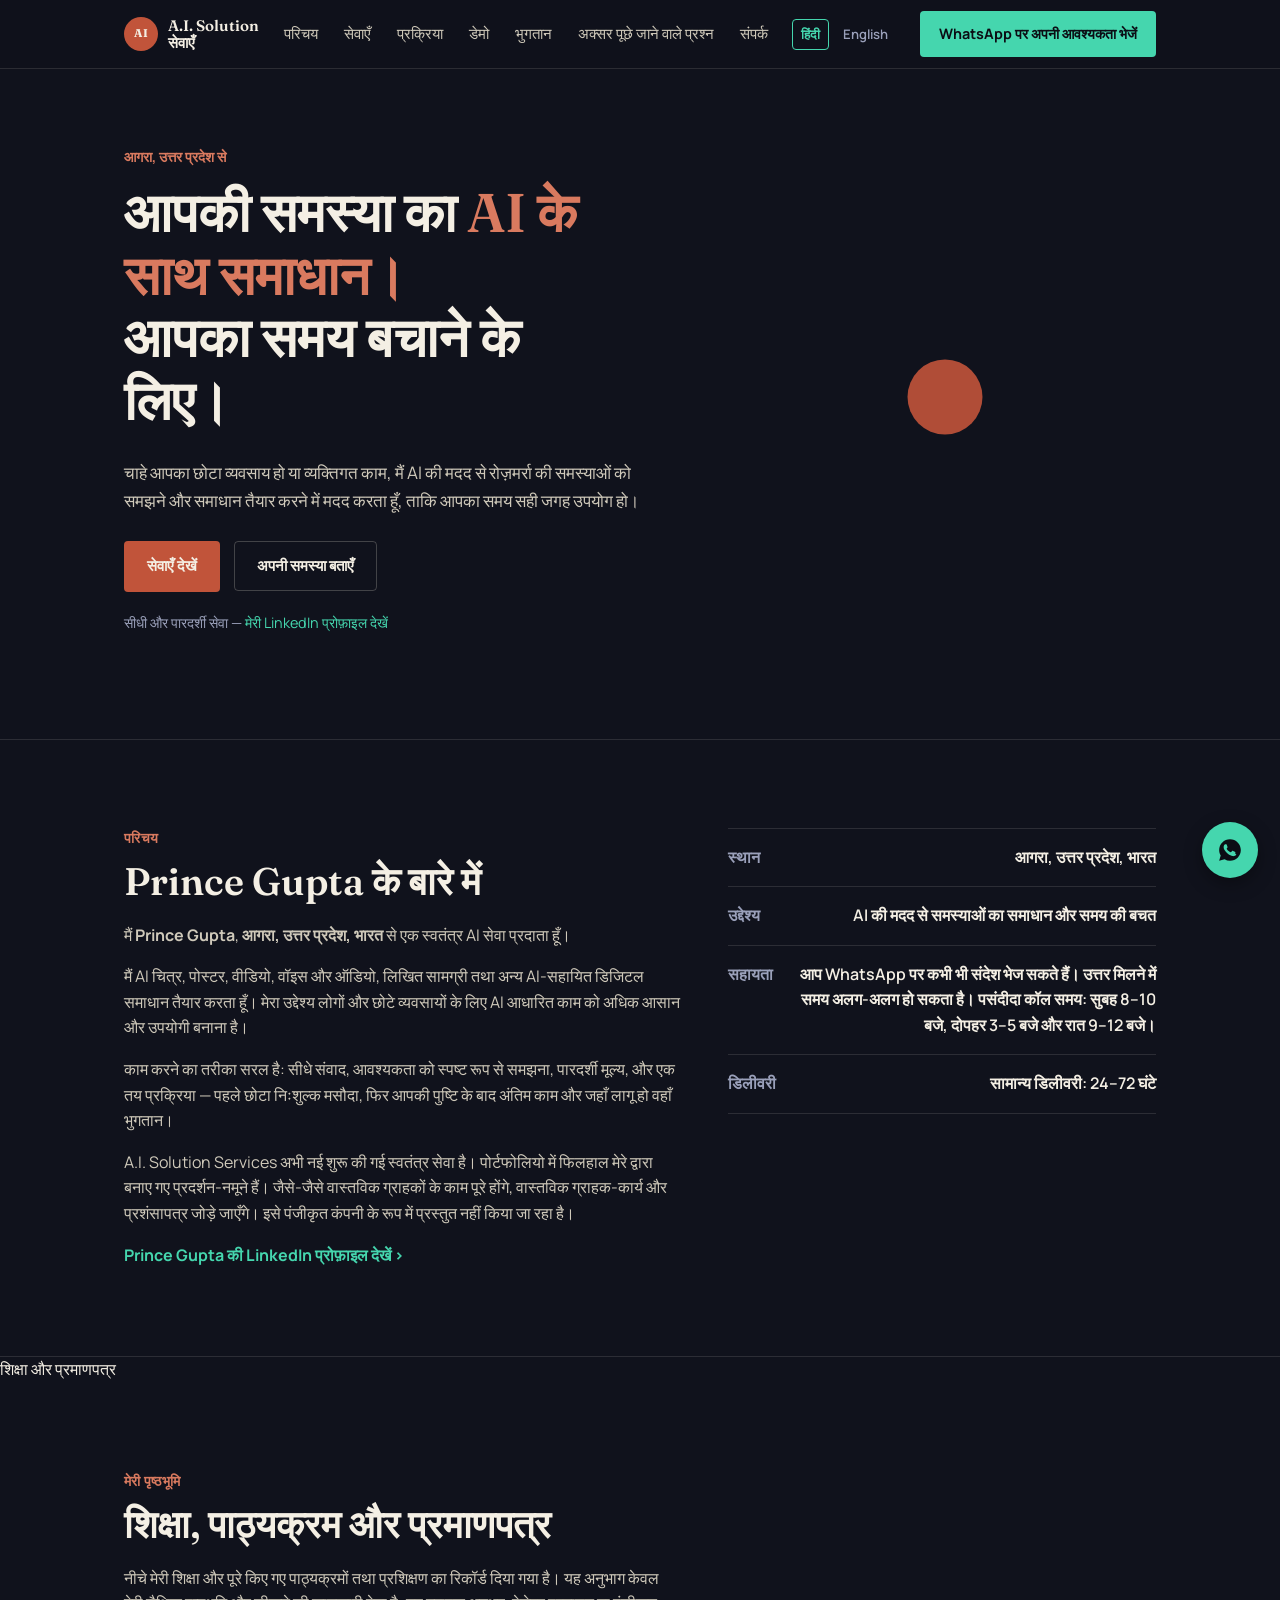
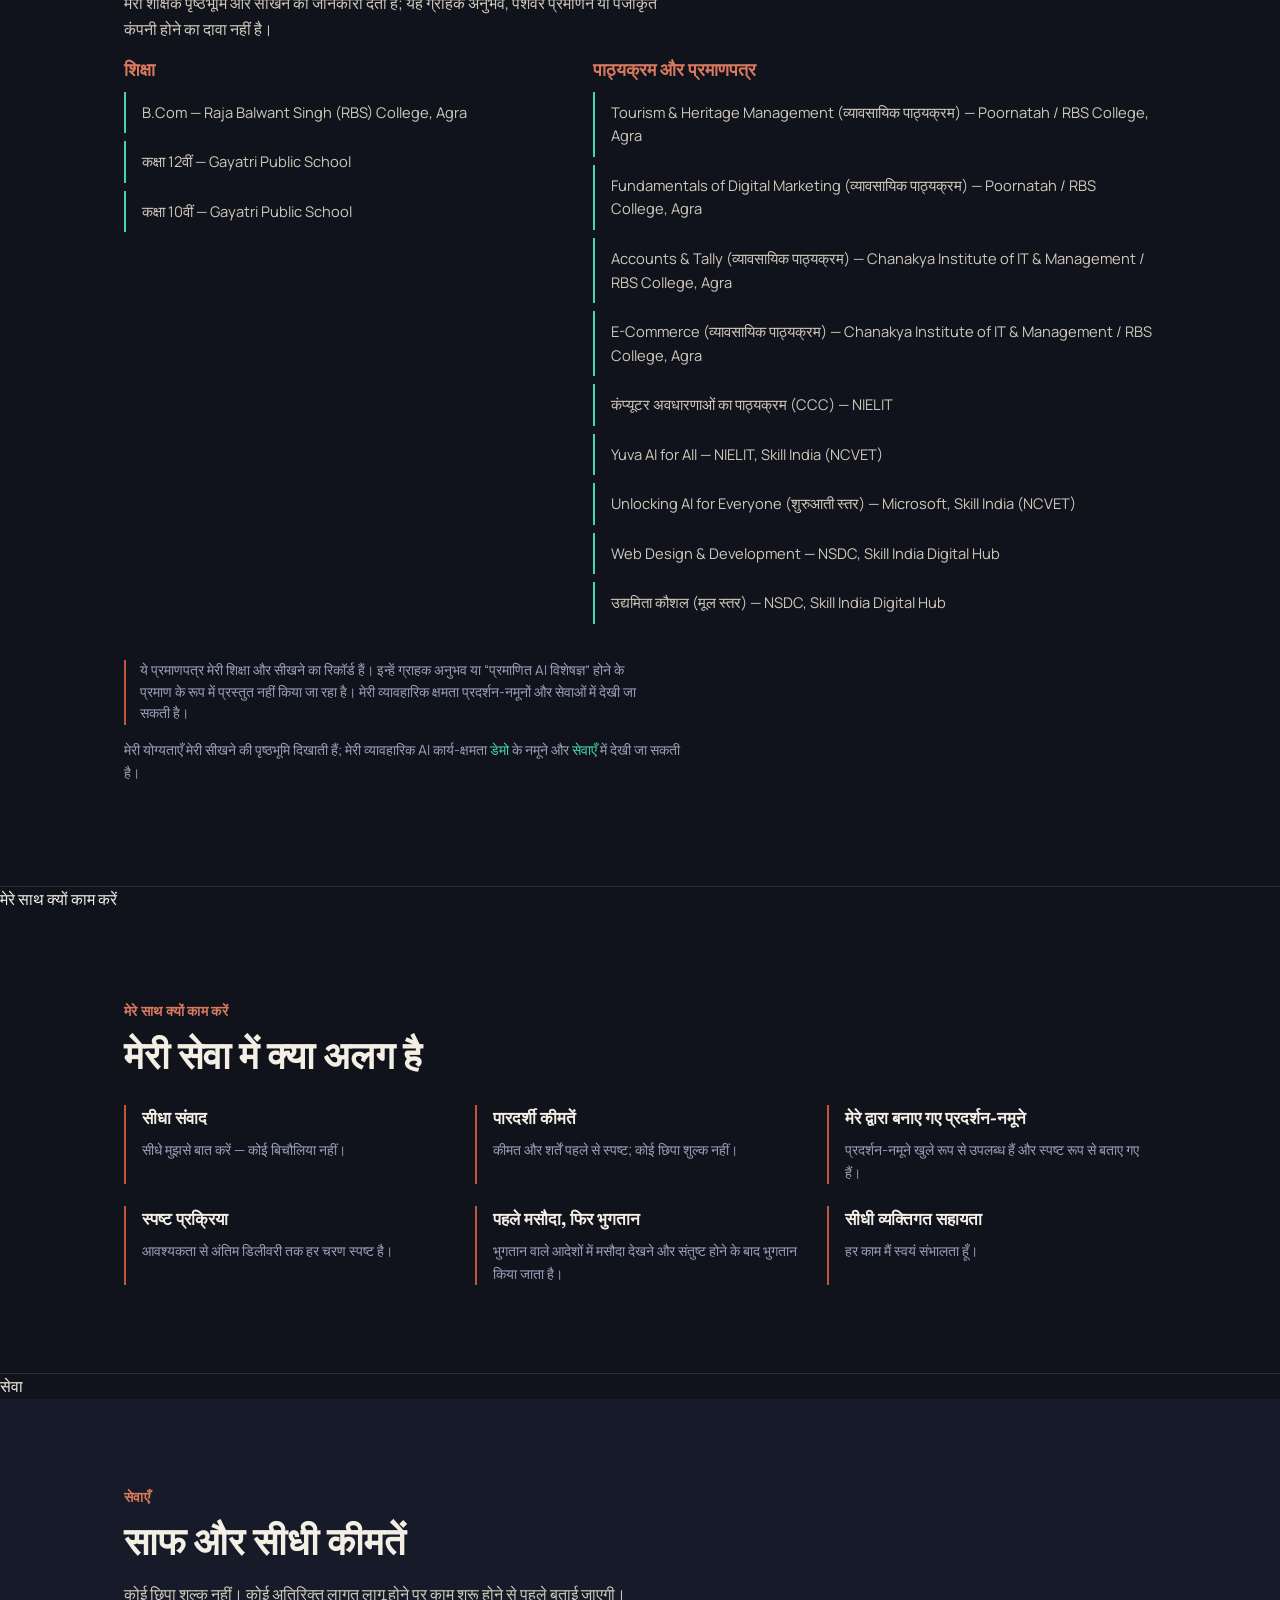
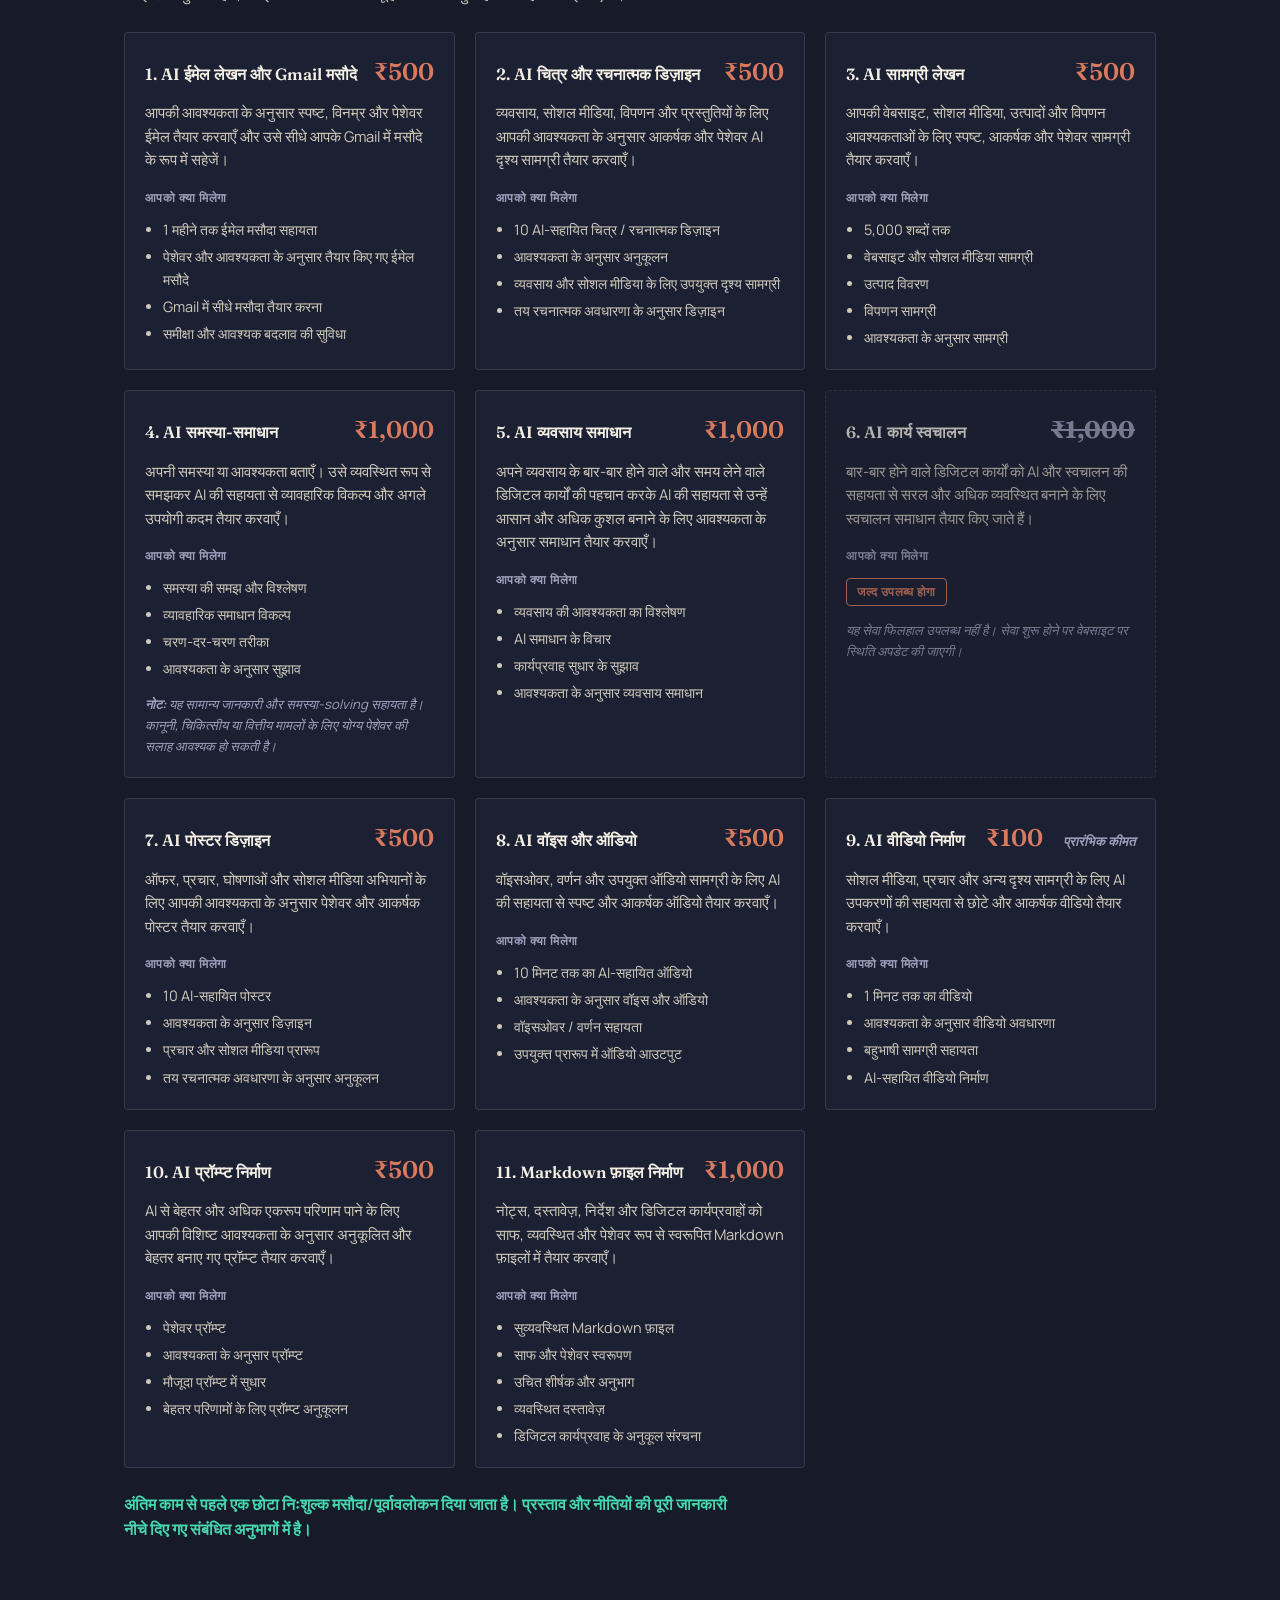
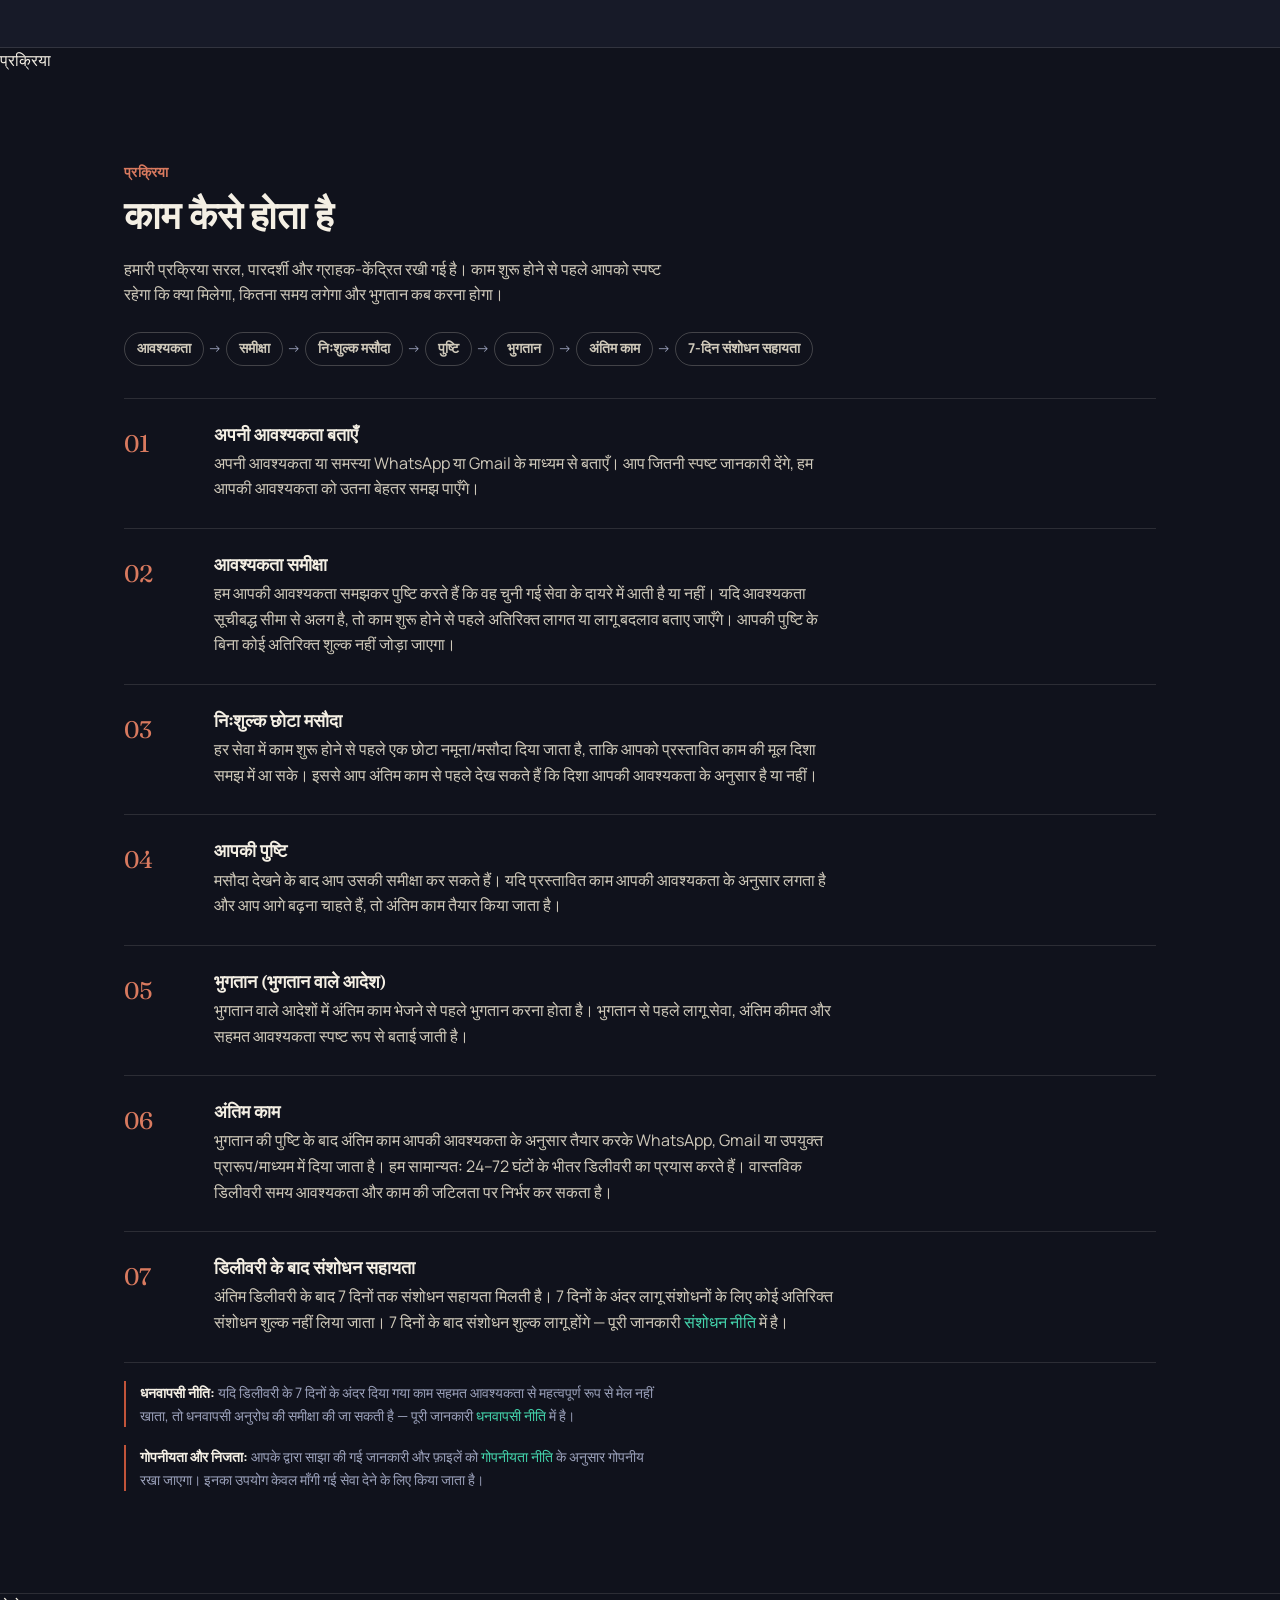
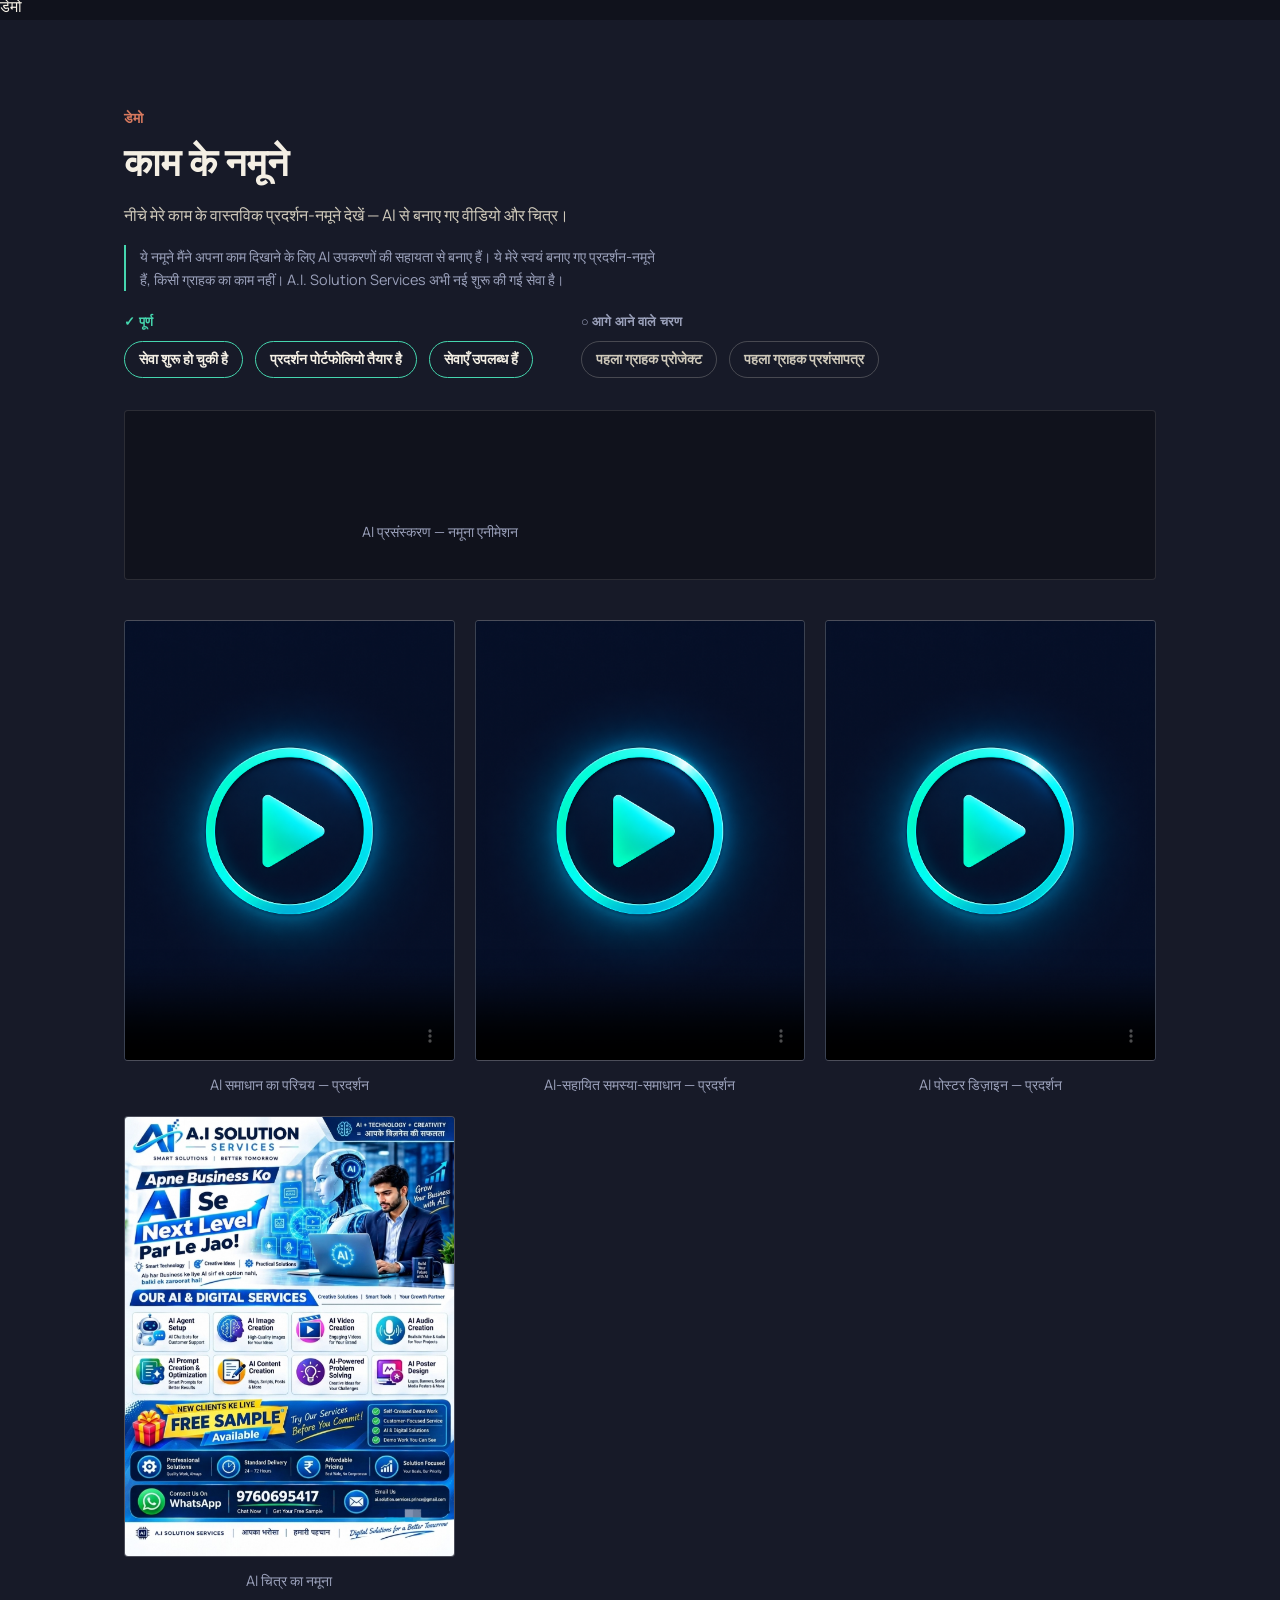
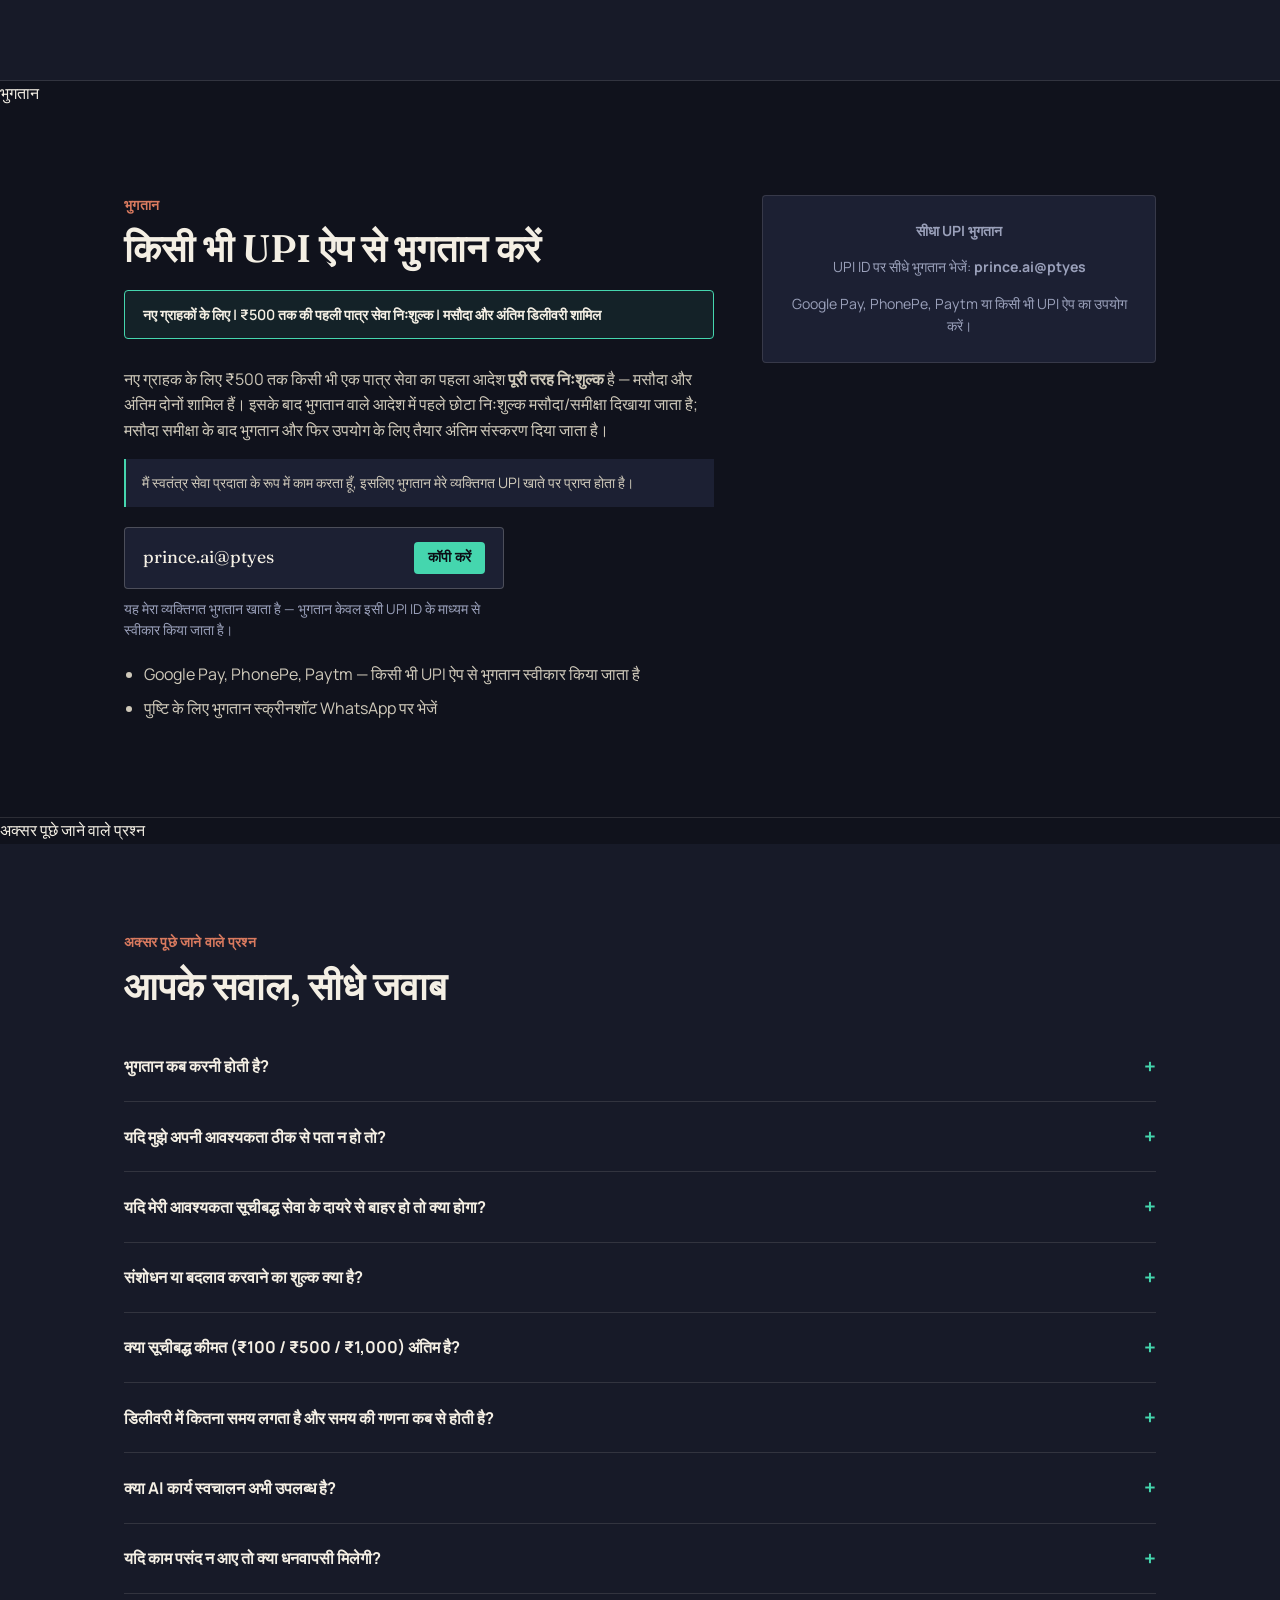
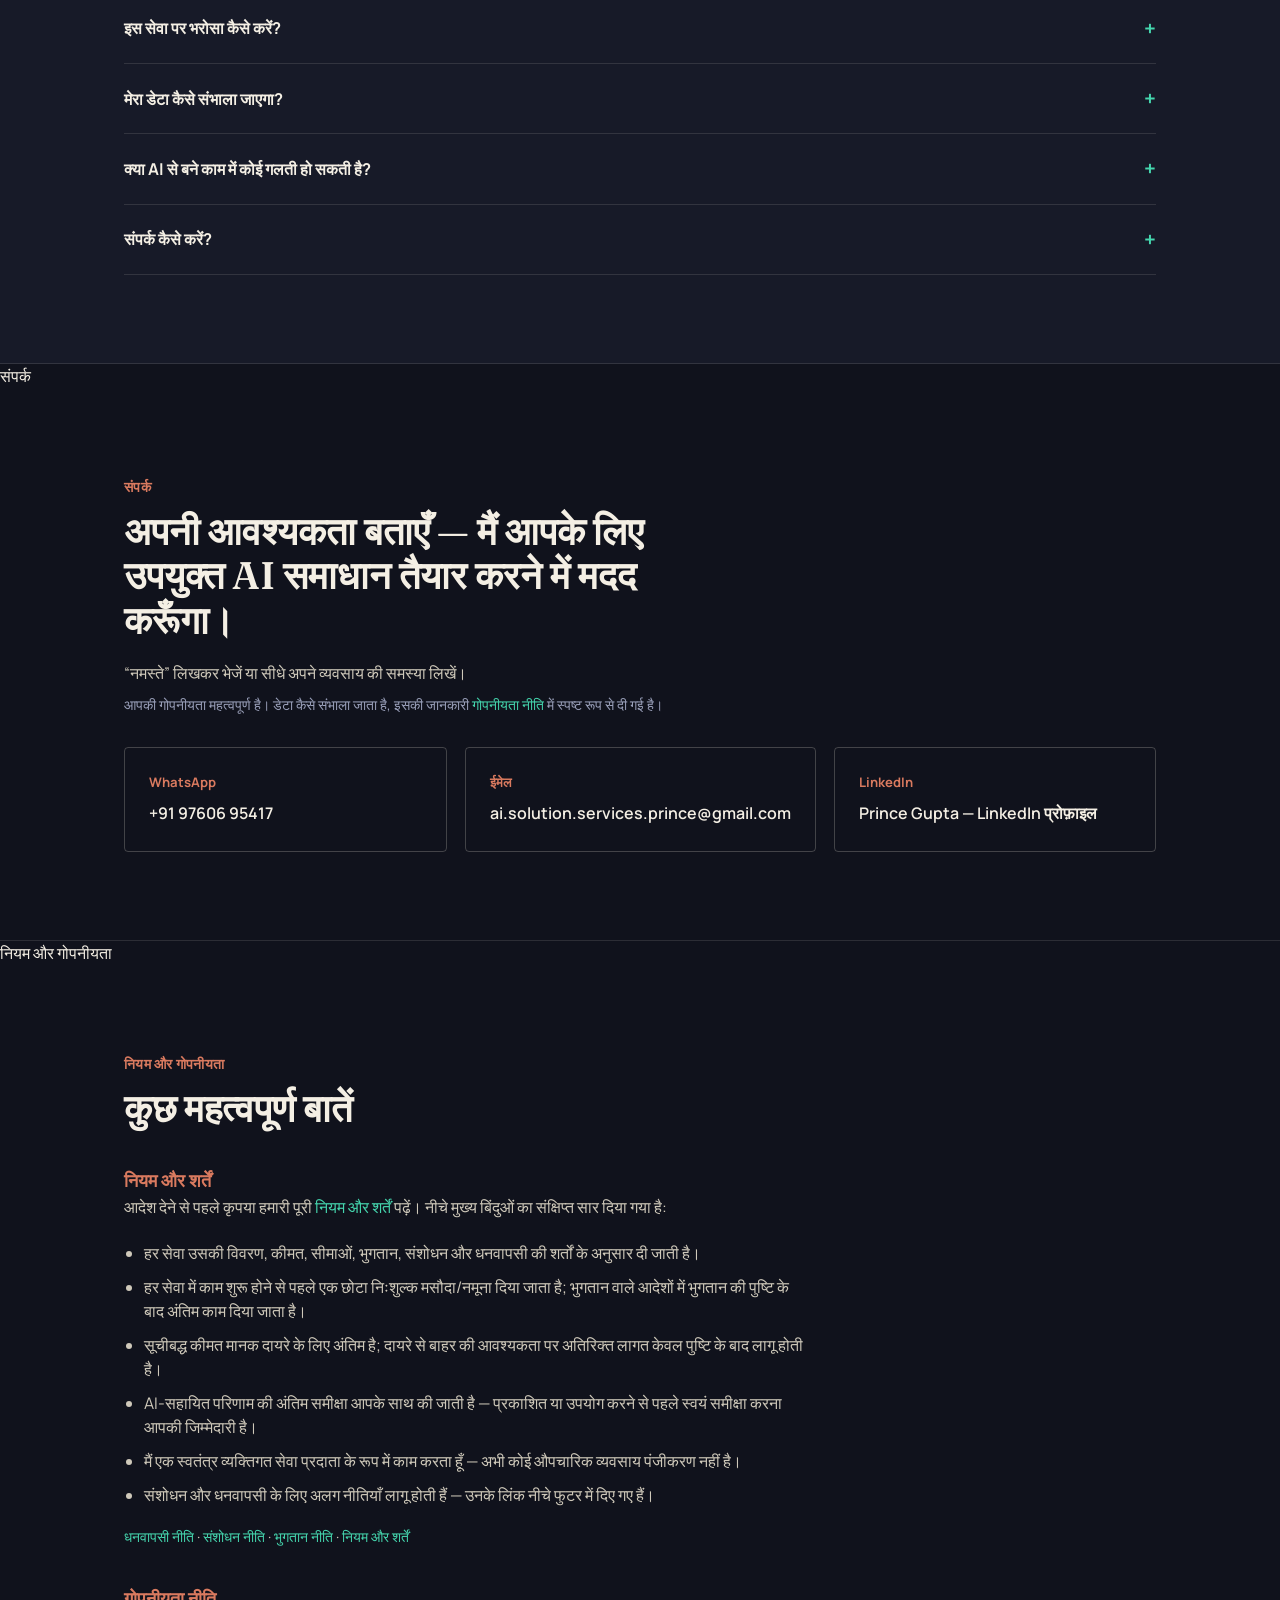
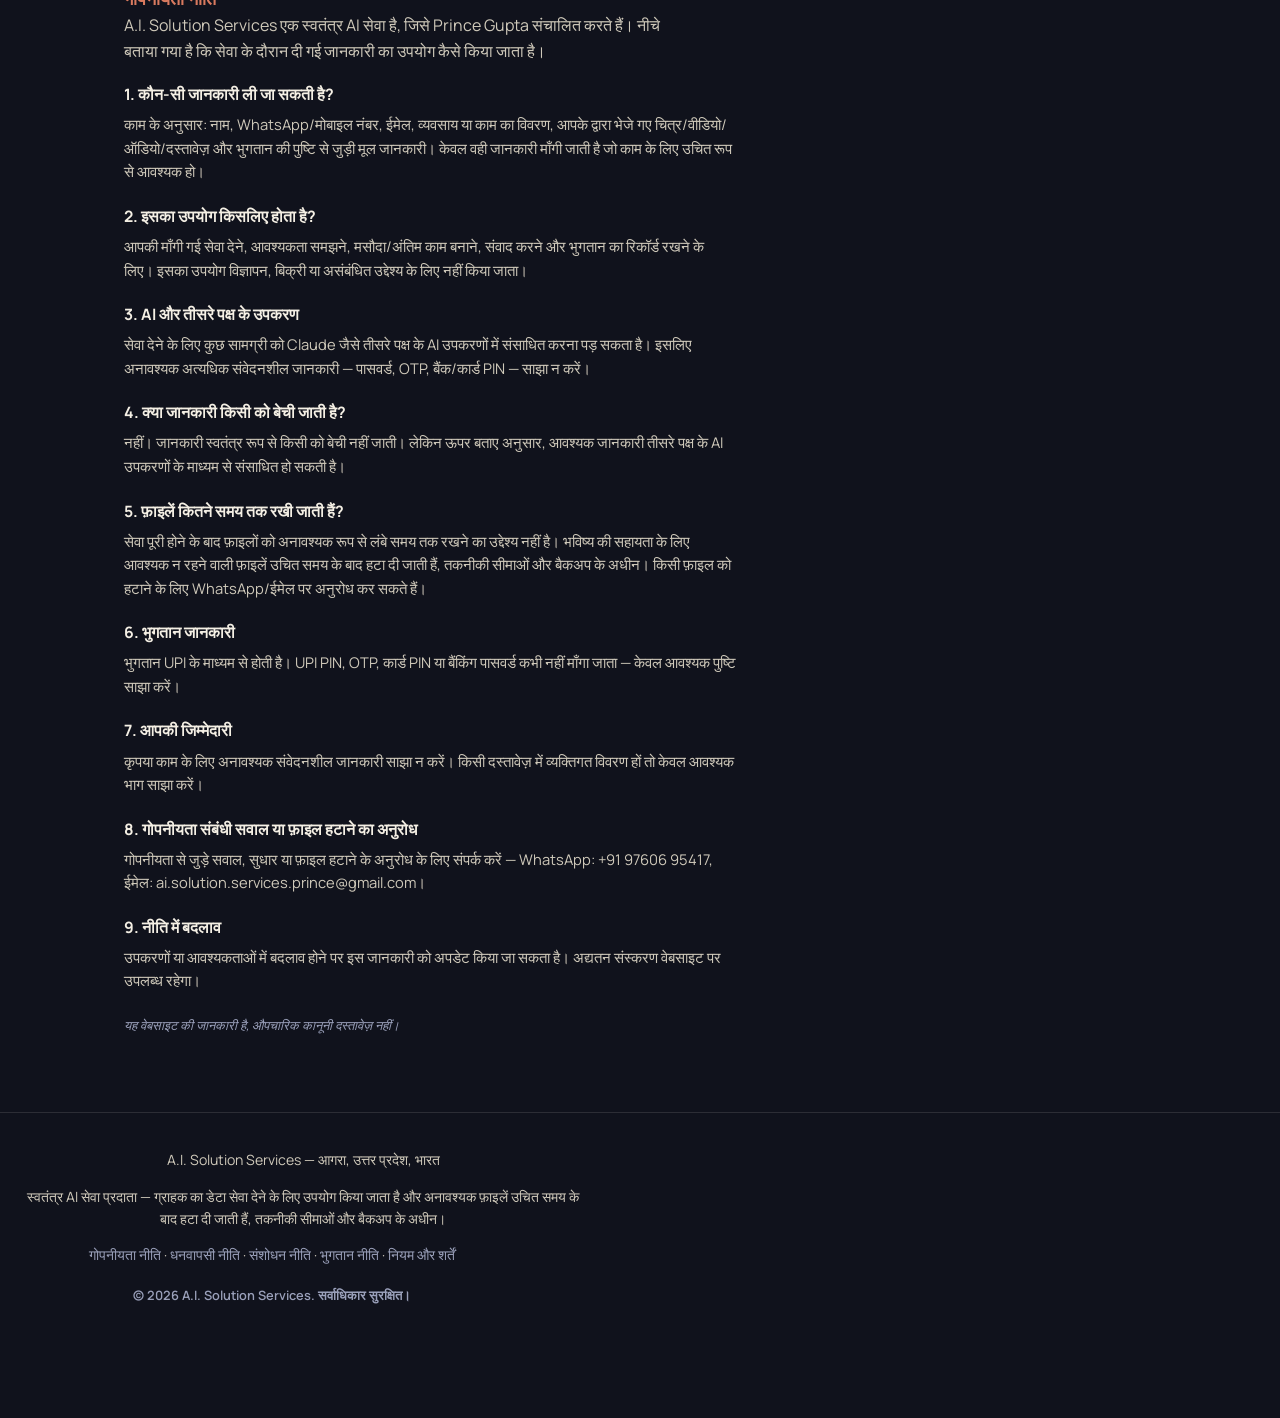
<file: hi/index.html>
<!DOCTYPE html>
<html lang="hi">
<head>
<meta charset="utf-8"/>
<meta content="width=device-width, initial-scale=1.0" name="viewport"/>
<title>A.I. Solution Services — Agra | AI की मदद से समाधान और समय की बचत</title>
<meta content="आगरा, उत्तर प्रदेश से एआई आधारित डिजिटल सेवाएँ — ईमेल, चित्र, पोस्टर, वीडियो, ऑडियो, लेखन और समस्या-समाधान।" name="description"/>
<link href="https://prince5192005-collab.github.io/ai-solution-services/hi/" rel="canonical"/>
<link href="https://prince5192005-collab.github.io/ai-solution-services/en/" hreflang="en" rel="alternate"/>
<link href="https://prince5192005-collab.github.io/ai-solution-services/" hreflang="x-default" rel="alternate"/>
<meta content="website" property="og:type"/>
<meta content="A.I. Solution Services — Agra | AI की मदद से समाधान और समय की बचत" property="og:title"/>
<meta content="आगरा से एआई आधारित डिजिटल सेवाएँ — ईमेल, चित्र, पोस्टर, वीडियो, ऑडियो, लेखन और डिजिटल सहायता।" property="og:description"/>
<meta content="https://prince5192005-collab.github.io/ai-solution-services/hi/" property="og:url"/>
<meta content="https://prince5192005-collab.github.io/ai-solution-services/assets/005.png" property="og:image"/>
<meta content="summary_large_image" name="twitter:card"/>
<meta content="A.I. Solution Services — Agra | AI की मदद से समाधान और समय की बचत" name="twitter:title"/>
<meta content="आगरा से एआई आधारित डिजिटल सेवाएँ — ईमेल, चित्र, पोस्टर, वीडियो, ऑडियो, लेखन और डिजिटल सहायता।" name="twitter:description"/>
<link href="data:image/svg+xml,&lt;svg xmlns='http://www.w3.org/2000/svg' viewBox='0 0 100 100'&gt;&lt;rect width='100' height='100' rx='20' fill='%2345d6ae'/&gt;&lt;text x='50' y='66' font-size='48' font-family='Arial,sans-serif' font-weight='700' text-anchor='middle' fill='%2310121c'&gt;AI&lt;/text&gt;&lt;/svg&gt;" rel="icon"/>
<link href="https://fonts.googleapis.com" rel="preconnect"/>
<link crossorigin="" href="https://fonts.gstatic.com" rel="preconnect"/>
<link href="https://fonts.googleapis.com/css2?family=Fraunces:opsz,wght@9..144,400;9..144,500;9..144,600;9..144,700&amp;family=Manrope:wght@400;500;600;700;800&amp;display=swap" rel="stylesheet"/>
<link href="../style.css" rel="stylesheet"/>
<link href="https://prince5192005-collab.github.io/ai-solution-services/hi/" hreflang="hi" rel="alternate"/></head>
<body>
<a class="skip-link" href="#main">मुख्य सामग्री पर जाएँ</a>
<header class="site-header" id="top">
<div class="header-inner">
<a class="brand" href="#top">
<span aria-hidden="true" class="brand-mark">AI</span>
<span class="brand-text">A.I. Solution<br/>सेवाएँ</span>
</a>
<nav class="main-nav" id="main-nav">
<a href="#about">परिचय</a>
<a href="#service">सेवाएँ</a>
<a href="#process">प्रक्रिया</a>
<a href="#demo">डेमो</a>
<a href="#payment">भुगतान</a>
<a href="#faq">अक्सर पूछे जाने वाले प्रश्न</a>
<a href="#contact">संपर्क</a>
</nav>
<nav aria-label="Language" class="lang-switch">
<span aria-current="page" class="lang-current">हिंदी</span>
<a href="../en/" lang="en">English</a>
</nav>
<a class="btn btn-whatsapp header-cta" href="https://wa.me/919760695417?text=%E0%A4%A8%E0%A4%AE%E0%A4%B8%E0%A5%8D%E0%A4%A4%E0%A5%87%2C%20%E0%A4%AE%E0%A5%88%E0%A4%82%20%E0%A4%85%E0%A4%AA%E0%A4%A8%E0%A5%80%20%E0%A4%86%E0%A4%B5%E0%A4%B6%E0%A5%8D%E0%A4%AF%E0%A4%95%E0%A4%A4%E0%A4%BE%20%E0%A4%95%E0%A5%87%20%E0%A4%AC%E0%A4%BE%E0%A4%B0%E0%A5%87%20%E0%A4%AE%E0%A5%87%E0%A4%82%20%E0%A4%AC%E0%A4%BE%E0%A4%A4%20%E0%A4%95%E0%A4%B0%E0%A4%A8%E0%A4%BE%20%E0%A4%9A%E0%A4%BE%E0%A4%B9%E0%A4%A4%E0%A4%BE%20%E0%A4%B9%E0%A5%82%E0%A4%81" rel="noopener" target="_blank">WhatsApp पर अपनी आवश्यकता भेजें</a>
<button aria-controls="main-nav" aria-expanded="false" aria-label="Menu kholein" class="nav-toggle" id="navToggle">
<span></span><span></span><span></span>
</button>
</div>
</header>
<main id="main">
<section class="hero">
<div class="hero-inner">
<div class="hero-copy">
<p class="eyebrow">आगरा, उत्तर प्रदेश से</p>
<h1>आपकी समस्या का <em>AI के साथ समाधान।</em><br/>आपका समय बचाने के लिए।</h1>
<p class="hero-sub">चाहे आपका छोटा व्यवसाय हो या व्यक्तिगत काम, मैं AI की मदद से रोज़मर्रा की समस्याओं को समझने और समाधान तैयार करने में मदद करता हूँ, ताकि आपका समय सही जगह उपयोग हो।</p>
<div class="hero-actions">
<a class="btn btn-primary" href="#service">सेवाएँ देखें</a>
<a class="btn btn-ghost" href="#contact">अपनी समस्या बताएँ</a>
</div>
<p class="hero-trust">सीधी और पारदर्शी सेवा — <a href="https://www.linkedin.com/in/princegupta-aisolutions?utm_source=share_via&amp;utm_content=profile&amp;utm_medium=member_android" rel="noopener" target="_blank">मेरी LinkedIn प्रोफ़ाइल देखें</a></p>
</div>
<div aria-hidden="true" class="hero-visual">
<svg class="pulse-svg" viewbox="0 0 320 320">
<circle class="pulse-core" cx="160" cy="160" r="40"></circle>
<circle class="pulse-ring r1" cx="160" cy="160" r="70"></circle>
<circle class="pulse-ring r2" cx="160" cy="160" r="110"></circle>
<circle class="pulse-ring r3" cx="160" cy="160" r="150"></circle>
</svg>
</div>
</div>
</section>
<section class="section" id="about">
<div class="section-inner about-grid">
<div>
<p class="section-label">परिचय</p>
<h2>Prince Gupta के बारे में</h2>
<p>मैं <strong>Prince Gupta</strong>, <strong>आगरा, उत्तर प्रदेश, भारत</strong> से एक स्वतंत्र AI सेवा प्रदाता हूँ।</p>
<p>मैं AI चित्र, पोस्टर, वीडियो, वॉइस और ऑडियो, लिखित सामग्री तथा अन्य AI-सहायित डिजिटल समाधान तैयार करता हूँ। मेरा उद्देश्य लोगों और छोटे व्यवसायों के लिए AI आधारित काम को अधिक आसान और उपयोगी बनाना है।</p>
<p>काम करने का तरीका सरल है: सीधे संवाद, आवश्यकता को स्पष्ट रूप से समझना, पारदर्शी मूल्य, और एक तय प्रक्रिया — पहले छोटा निःशुल्क मसौदा, फिर आपकी पुष्टि के बाद अंतिम काम और जहाँ लागू हो वहाँ भुगतान।</p>
<p>A.I. Solution Services अभी नई शुरू की गई स्वतंत्र सेवा है। पोर्टफोलियो में फिलहाल मेरे द्वारा बनाए गए प्रदर्शन-नमूने हैं। जैसे-जैसे वास्तविक ग्राहकों के काम पूरे होंगे, वास्तविक ग्राहक-कार्य और प्रशंसापत्र जोड़े जाएँगे। इसे पंजीकृत कंपनी के रूप में प्रस्तुत नहीं किया जा रहा है।</p>
<a class="link-arrow" href="https://www.linkedin.com/in/princegupta-aisolutions?utm_source=share_via&amp;utm_content=profile&amp;utm_medium=member_android" rel="noopener" target="_blank">Prince Gupta की LinkedIn प्रोफ़ाइल देखें</a>
</div>
<dl class="about-facts">
<div><dt>स्थान</dt><dd>आगरा, उत्तर प्रदेश, भारत</dd></div>
<div><dt>उद्देश्य</dt><dd>AI की मदद से समस्याओं का समाधान और समय की बचत</dd></div>
<div><dt>सहायता</dt><dd>आप WhatsApp पर कभी भी संदेश भेज सकते हैं। उत्तर मिलने में समय अलग-अलग हो सकता है। पसंदीदा कॉल समय: सुबह 8–10 बजे, दोपहर 3–5 बजे और रात 9–12 बजे।</dd></div>
<div><dt>डिलीवरी</dt><dd>सामान्य डिलीवरी: 24–72 घंटे</dd></div>
</dl>
</div>
</section>
 शिक्षा और प्रमाणपत्र 
<section class="section credentials-section">
<div class="section-inner">
<p class="section-label">मेरी पृष्ठभूमि</p>
<h2>शिक्षा, पाठ्यक्रम और प्रमाणपत्र</h2>
<p class="section-intro">नीचे मेरी शिक्षा और पूरे किए गए पाठ्यक्रमों तथा प्रशिक्षण का रिकॉर्ड दिया गया है। यह अनुभाग केवल मेरी शैक्षिक पृष्ठभूमि और सीखने की जानकारी देता है; यह ग्राहक अनुभव, पेशेवर प्रमाणन या पंजीकृत कंपनी होने का दावा नहीं है।</p>
<div class="credentials-grid">
<div>
<h3 class="subsection-heading">शिक्षा</h3>
<ul class="credentials-list">
<li>B.Com — Raja Balwant Singh (RBS) College, Agra</li>
<li>कक्षा 12वीं — Gayatri Public School</li>
<li>कक्षा 10वीं — Gayatri Public School</li>
</ul>
</div>
<div>
<h3 class="subsection-heading">पाठ्यक्रम और प्रमाणपत्र</h3>
<ul class="credentials-list">
<li>Tourism &amp; Heritage Management (व्यावसायिक पाठ्यक्रम) — Poornatah / RBS College, Agra</li>
<li>Fundamentals of Digital Marketing (व्यावसायिक पाठ्यक्रम) — Poornatah / RBS College, Agra</li>
<li>Accounts &amp; Tally (व्यावसायिक पाठ्यक्रम) — Chanakya Institute of IT &amp; Management / RBS College, Agra</li>
<li>E-Commerce (व्यावसायिक पाठ्यक्रम) — Chanakya Institute of IT &amp; Management / RBS College, Agra</li>
<li>कंप्यूटर अवधारणाओं का पाठ्यक्रम (CCC) — NIELIT</li>
<li>Yuva AI for All — NIELIT, Skill India (NCVET)</li>
<li>Unlocking AI for Everyone (शुरुआती स्तर) — Microsoft, Skill India (NCVET)</li>
<li>Web Design &amp; Development — NSDC, Skill India Digital Hub</li>
<li>उद्यमिता कौशल (मूल स्तर) — NSDC, Skill India Digital Hub</li>
</ul>
</div>
</div>
<p class="credentials-note">ये प्रमाणपत्र मेरी शिक्षा और सीखने का रिकॉर्ड हैं। इन्हें ग्राहक अनुभव या “प्रमाणित AI विशेषज्ञ” होने के प्रमाण के रूप में प्रस्तुत नहीं किया जा रहा है। मेरी व्यावहारिक क्षमता प्रदर्शन-नमूनों और सेवाओं में देखी जा सकती है।</p>
<p class="credentials-pointer">मेरी योग्यताएँ मेरी सीखने की पृष्ठभूमि दिखाती हैं; मेरी व्यावहारिक AI कार्य-क्षमता <a href="#demo">डेमो</a> के नमूने और <a href="#service">सेवाएँ</a> में देखी जा सकती है।</p>
</div>
</section>
 मेरे साथ क्यों काम करें 
<section class="section why-us">
<div class="section-inner">
<p class="section-label">मेरे साथ क्यों काम करें</p>
<h2>मेरी सेवा में क्या अलग है</h2>
<ul class="why-us-grid">
<li><strong>सीधा संवाद</strong><span>सीधे मुझसे बात करें — कोई बिचौलिया नहीं।</span></li>
<li><strong>पारदर्शी कीमतें</strong><span>कीमत और शर्तें पहले से स्पष्ट; कोई छिपा शुल्क नहीं।</span></li>
<li><strong>मेरे द्वारा बनाए गए प्रदर्शन-नमूने</strong><span>प्रदर्शन-नमूने खुले रूप से उपलब्ध हैं और स्पष्ट रूप से बताए गए हैं।</span></li>
<li><strong>स्पष्ट प्रक्रिया</strong><span>आवश्यकता से अंतिम डिलीवरी तक हर चरण स्पष्ट है।</span></li>
<li><strong>पहले मसौदा, फिर भुगतान</strong><span>भुगतान वाले आदेशों में मसौदा देखने और संतुष्ट होने के बाद भुगतान किया जाता है।</span></li>
<li><strong>सीधी व्यक्तिगत सहायता</strong><span>हर काम मैं स्वयं संभालता हूँ।</span></li>
</ul>
</div>
</section>
 सेवा 
<section class="section section-alt" id="service">
<div class="section-inner">
<p class="section-label">सेवाएँ</p>
<h2>साफ और सीधी कीमतें</h2>
<p class="section-intro">कोई छिपा शुल्क नहीं। कोई अतिरिक्त लागत लागू होने पर काम शुरू होने से पहले बताई जाएगी।</p>
<div class="service-cards">
<div class="service-card">
<div class="service-card-head">
<h3>1. AI ईमेल लेखन और Gmail मसौदे</h3>
<p class="price"><span>₹500</span></p>
</div>
<p class="service-desc">आपकी आवश्यकता के अनुसार स्पष्ट, विनम्र और पेशेवर ईमेल तैयार करवाएँ और उसे सीधे आपके Gmail में मसौदे के रूप में सहेजें।</p>
<p class="service-subhead">आपको क्या मिलेगा</p>
<ul class="service-includes">
<li>1 महीने तक ईमेल मसौदा सहायता</li>
<li>पेशेवर और आवश्यकता के अनुसार तैयार किए गए ईमेल मसौदे</li>
<li>Gmail में सीधे मसौदा तैयार करना</li>
<li>समीक्षा और आवश्यक बदलाव की सुविधा</li>
</ul>
</div>
<div class="service-card">
<div class="service-card-head">
<h3>2. AI चित्र और रचनात्मक डिज़ाइन</h3>
<p class="price"><span>₹500</span></p>
</div>
<p class="service-desc">व्यवसाय, सोशल मीडिया, विपणन और प्रस्तुतियों के लिए आपकी आवश्यकता के अनुसार आकर्षक और पेशेवर AI दृश्य सामग्री तैयार करवाएँ।</p>
<p class="service-subhead">आपको क्या मिलेगा</p>
<ul class="service-includes">
<li>10 AI-सहायित चित्र / रचनात्मक डिज़ाइन</li>
<li>आवश्यकता के अनुसार अनुकूलन</li>
<li>व्यवसाय और सोशल मीडिया के लिए उपयुक्त दृश्य सामग्री</li>
<li>तय रचनात्मक अवधारणा के अनुसार डिज़ाइन</li>
</ul>
</div>
<div class="service-card">
<div class="service-card-head">
<h3>3. AI सामग्री लेखन</h3>
<p class="price"><span>₹500</span></p>
</div>
<p class="service-desc">आपकी वेबसाइट, सोशल मीडिया, उत्पादों और विपणन आवश्यकताओं के लिए स्पष्ट, आकर्षक और पेशेवर सामग्री तैयार करवाएँ।</p>
<p class="service-subhead">आपको क्या मिलेगा</p>
<ul class="service-includes">
<li>5,000 शब्दों तक</li>
<li>वेबसाइट और सोशल मीडिया सामग्री</li>
<li>उत्पाद विवरण</li>
<li>विपणन सामग्री</li>
<li>आवश्यकता के अनुसार सामग्री</li>
</ul>
</div>
<div class="service-card">
<div class="service-card-head">
<h3>4. AI समस्या-समाधान</h3>
<p class="price"><span>₹1,000</span></p>
</div>
<p class="service-desc">अपनी समस्या या आवश्यकता बताएँ। उसे व्यवस्थित रूप से समझकर AI की सहायता से व्यावहारिक विकल्प और अगले उपयोगी कदम तैयार करवाएँ।</p>
<p class="service-subhead">आपको क्या मिलेगा</p>
<ul class="service-includes">
<li>समस्या की समझ और विश्लेषण</li>
<li>व्यावहारिक समाधान विकल्प</li>
<li>चरण-दर-चरण तरीका</li>
<li>आवश्यकता के अनुसार सुझाव</li>
</ul>
<p class="service-note"><strong>नोट:</strong> यह सामान्य जानकारी और समस्या-solving सहायता है। कानूनी, चिकित्सीय या वित्तीय मामलों के लिए योग्य पेशेवर की सलाह आवश्यक हो सकती है।</p>
</div>
<div class="service-card">
<div class="service-card-head">
<h3>5. AI व्यवसाय समाधान</h3>
<p class="price"><span>₹1,000</span></p>
</div>
<p class="service-desc">अपने व्यवसाय के बार-बार होने वाले और समय लेने वाले डिजिटल कार्यों की पहचान करके AI की सहायता से उन्हें आसान और अधिक कुशल बनाने के लिए आवश्यकता के अनुसार समाधान तैयार करवाएँ।</p>
<p class="service-subhead">आपको क्या मिलेगा</p>
<ul class="service-includes">
<li>व्यवसाय की आवश्यकता का विश्लेषण</li>
<li>AI समाधान के विचार</li>
<li>कार्यप्रवाह सुधार के सुझाव</li>
<li>आवश्यकता के अनुसार व्यवसाय समाधान</li>
</ul>
</div>
<div class="service-card service-card-unavailable">
<div class="service-card-head">
<h3>6. AI कार्य स्वचालन</h3>
<p class="price price-unavailable">₹1,000</p>
</div>
<p class="service-desc">बार-बार होने वाले डिजिटल कार्यों को AI और स्वचालन की सहायता से सरल और अधिक व्यवस्थित बनाने के लिए स्वचालन समाधान तैयार किए जाते हैं।</p>
<p class="service-subhead">आपको क्या मिलेगा</p>
<p class="unavailable-badge">जल्द उपलब्ध होगा</p>
<p class="service-note">यह सेवा फिलहाल उपलब्ध नहीं है। सेवा शुरू होने पर वेबसाइट पर स्थिति अपडेट की जाएगी।</p>
</div>
<div class="service-card">
<div class="service-card-head">
<h3>7. AI पोस्टर डिज़ाइन</h3>
<p class="price"><span>₹500</span></p>
</div>
<p class="service-desc">ऑफर, प्रचार, घोषणाओं और सोशल मीडिया अभियानों के लिए आपकी आवश्यकता के अनुसार पेशेवर और आकर्षक पोस्टर तैयार करवाएँ।</p>
<p class="service-subhead">आपको क्या मिलेगा</p>
<ul class="service-includes">
<li>10 AI-सहायित पोस्टर</li>
<li>आवश्यकता के अनुसार डिज़ाइन</li>
<li>प्रचार और सोशल मीडिया प्रारूप</li>
<li>तय रचनात्मक अवधारणा के अनुसार अनुकूलन</li>
</ul>
</div>
<div class="service-card">
<div class="service-card-head">
<h3>8. AI वॉइस और ऑडियो</h3>
<p class="price"><span>₹500</span></p>
</div>
<p class="service-desc">वॉइसओवर, वर्णन और उपयुक्त ऑडियो सामग्री के लिए AI की सहायता से स्पष्ट और आकर्षक ऑडियो तैयार करवाएँ।</p>
<p class="service-subhead">आपको क्या मिलेगा</p>
<ul class="service-includes">
<li>10 मिनट तक का AI-सहायित ऑडियो</li>
<li>आवश्यकता के अनुसार वॉइस और ऑडियो</li>
<li>वॉइसओवर / वर्णन सहायता</li>
<li>उपयुक्त प्रारूप में ऑडियो आउटपुट</li>
</ul>
</div>
<div class="service-card">
<div class="service-card-head">
<h3>9. AI वीडियो निर्माण</h3>
<p class="price"><span>₹100</span></p><p class="service-note"><strong>प्रारंभिक कीमत</strong></p>
</div>
<p class="service-desc">सोशल मीडिया, प्रचार और अन्य दृश्य सामग्री के लिए AI उपकरणों की सहायता से छोटे और आकर्षक वीडियो तैयार करवाएँ।</p>
<p class="service-subhead">आपको क्या मिलेगा</p>
<ul class="service-includes">
<li>1 मिनट तक का वीडियो</li>
<li>आवश्यकता के अनुसार वीडियो अवधारणा</li>
<li>बहुभाषी सामग्री सहायता</li>
<li>AI-सहायित वीडियो निर्माण</li>
</ul>
</div>
<div class="service-card">
<div class="service-card-head">
<h3>10. AI प्रॉम्प्ट निर्माण</h3>
<p class="price"><span>₹500</span></p>
</div>
<p class="service-desc">AI से बेहतर और अधिक एकरूप परिणाम पाने के लिए आपकी विशिष्ट आवश्यकता के अनुसार अनुकूलित और बेहतर बनाए गए प्रॉम्प्ट तैयार करवाएँ।</p>
<p class="service-subhead">आपको क्या मिलेगा</p>
<ul class="service-includes">
<li>पेशेवर प्रॉम्प्ट</li>
<li>आवश्यकता के अनुसार प्रॉम्प्ट</li>
<li>मौजूदा प्रॉम्प्ट में सुधार</li>
<li>बेहतर परिणामों के लिए प्रॉम्प्ट अनुकूलन</li>
</ul>
</div>
<div class="service-card">
<div class="service-card-head">
<h3>11. Markdown फ़ाइल निर्माण</h3>
<p class="price"><span>₹1,000</span></p>
</div>
<p class="service-desc">नोट्स, दस्तावेज़, निर्देश और डिजिटल कार्यप्रवाहों को साफ, व्यवस्थित और पेशेवर रूप से स्वरूपित Markdown फ़ाइलों में तैयार करवाएँ।</p>
<p class="service-subhead">आपको क्या मिलेगा</p>
<ul class="service-includes">
<li>सुव्यवस्थित Markdown फ़ाइल</li>
<li>साफ और पेशेवर स्वरूपण</li>
<li>उचित शीर्षक और अनुभाग</li>
<li>व्यवस्थित दस्तावेज़</li>
<li>डिजिटल कार्यप्रवाह के अनुकूल संरचना</li>
</ul>
</div>
</div>
<p class="service-footnote">अंतिम काम से पहले एक छोटा निःशुल्क मसौदा/पूर्वावलोकन दिया जाता है। प्रस्ताव और नीतियों की पूरी जानकारी नीचे दिए गए संबंधित अनुभागों में है।</p>
</div>
</section>
 प्रक्रिया 
<section class="section" id="process">
<div class="section-inner">
<p class="section-label">प्रक्रिया</p>
<h2>काम कैसे होता है</h2>
<p class="section-intro">हमारी प्रक्रिया सरल, पारदर्शी और ग्राहक-केंद्रित रखी गई है। काम शुरू होने से पहले आपको स्पष्ट रहेगा कि क्या मिलेगा, कितना समय लगेगा और भुगतान कब करना होगा।</p>
<div aria-hidden="true" class="flow-strip">
<span>आवश्यकता</span><span class="flow-arrow">→</span>
<span>समीक्षा</span><span class="flow-arrow">→</span>
<span>निःशुल्क मसौदा</span><span class="flow-arrow">→</span>
<span>पुष्टि</span><span class="flow-arrow">→</span>
<span>भुगतान</span><span class="flow-arrow">→</span>
<span>अंतिम काम</span><span class="flow-arrow">→</span>
<span>7-दिन संशोधन सहायता</span>
</div>
<ol class="steps">
<li>
<span class="step-num">01</span>
<div>
<h3>अपनी आवश्यकता बताएँ</h3>
<p>अपनी आवश्यकता या समस्या WhatsApp या Gmail के माध्यम से बताएँ। आप जितनी स्पष्ट जानकारी देंगे, हम आपकी आवश्यकता को उतना बेहतर समझ पाएँगे।</p>
</div>
</li>
<li>
<span class="step-num">02</span>
<div>
<h3>आवश्यकता समीक्षा</h3>
<p>हम आपकी आवश्यकता समझकर पुष्टि करते हैं कि वह चुनी गई सेवा के दायरे में आती है या नहीं। यदि आवश्यकता सूचीबद्ध सीमा से अलग है, तो काम शुरू होने से पहले अतिरिक्त लागत या लागू बदलाव बताए जाएँगे। आपकी पुष्टि के बिना कोई अतिरिक्त शुल्क नहीं जोड़ा जाएगा।</p>
</div>
</li>
<li>
<span class="step-num">03</span>
<div>
<h3>निःशुल्क छोटा मसौदा</h3>
<p>हर सेवा में काम शुरू होने से पहले एक छोटा नमूना/मसौदा दिया जाता है, ताकि आपको प्रस्तावित काम की मूल दिशा समझ में आ सके। इससे आप अंतिम काम से पहले देख सकते हैं कि दिशा आपकी आवश्यकता के अनुसार है या नहीं।</p>
</div>
</li>
<li>
<span class="step-num">04</span>
<div>
<h3>आपकी पुष्टि</h3>
<p>मसौदा देखने के बाद आप उसकी समीक्षा कर सकते हैं। यदि प्रस्तावित काम आपकी आवश्यकता के अनुसार लगता है और आप आगे बढ़ना चाहते हैं, तो अंतिम काम तैयार किया जाता है।</p>
</div>
</li>
<li>
<span class="step-num">05</span>
<div>
<h3>भुगतान (भुगतान वाले आदेश)</h3>
<p>भुगतान वाले आदेशों में अंतिम काम भेजने से पहले भुगतान करना होता है। भुगतान से पहले लागू सेवा, अंतिम कीमत और सहमत आवश्यकता स्पष्ट रूप से बताई जाती है।</p>
</div>
</li>
<li>
<span class="step-num">06</span>
<div>
<h3>अंतिम काम</h3>
<p>भुगतान की पुष्टि के बाद अंतिम काम आपकी आवश्यकता के अनुसार तैयार करके WhatsApp, Gmail या उपयुक्त प्रारूप/माध्यम में दिया जाता है। हम सामान्यतः 24–72 घंटों के भीतर डिलीवरी का प्रयास करते हैं। वास्तविक डिलीवरी समय आवश्यकता और काम की जटिलता पर निर्भर कर सकता है।</p>
</div>
</li>
<li>
<span class="step-num">07</span>
<div>
<h3>डिलीवरी के बाद संशोधन सहायता</h3>
<p>अंतिम डिलीवरी के बाद 7 दिनों तक संशोधन सहायता मिलती है। 7 दिनों के अंदर लागू संशोधनों के लिए कोई अतिरिक्त संशोधन शुल्क नहीं लिया जाता। 7 दिनों के बाद संशोधन शुल्क लागू होंगे — पूरी जानकारी <a href="../hi/revision-policy.html">संशोधन नीति</a> में है।</p>
</div>
</li>
</ol>
<p class="process-note"><strong>धनवापसी नीति:</strong> यदि डिलीवरी के 7 दिनों के अंदर दिया गया काम सहमत आवश्यकता से महत्वपूर्ण रूप से मेल नहीं खाता, तो धनवापसी अनुरोध की समीक्षा की जा सकती है — पूरी जानकारी <a href="../hi/refund-policy.html">धनवापसी नीति</a> में है।</p>
<p class="process-note"><strong>गोपनीयता और निजता:</strong> आपके द्वारा साझा की गई जानकारी और फ़ाइलें को <a href="#privacy">गोपनीयता नीति</a> के अनुसार गोपनीय रखा जाएगा। इनका उपयोग केवल माँगी गई सेवा देने के लिए किया जाता है।</p>
</div>
</section>
 डेमो 
<section class="section section-alt" id="demo">
<div class="section-inner">
<p class="section-label">डेमो</p>
<h2>काम के नमूने</h2>
<p class="section-intro">नीचे मेरे काम के वास्तविक प्रदर्शन-नमूने देखें — AI से बनाए गए वीडियो और चित्र।</p>
<p class="demo-disclaimer">ये नमूने मैंने अपना काम दिखाने के लिए AI उपकरणों की सहायता से बनाए हैं। ये मेरे स्वयं बनाए गए प्रदर्शन-नमूने हैं, किसी ग्राहक का काम नहीं। A.I. Solution Services अभी नई शुरू की गई सेवा है।</p>
<div class="journey-groups">
<div class="journey-group">
<p class="journey-heading heading-done">✓ पूर्ण</p>
<ul class="journey-list">
<li class="done">सेवा शुरू हो चुकी है</li>
<li class="done">प्रदर्शन पोर्टफोलियो तैयार है</li>
<li class="done">सेवाएँ उपलब्ध हैं</li>
</ul>
</div>
<div class="journey-group">
<p class="journey-heading heading-pending">○ आगे आने वाले चरण</p>
<ul class="journey-list">
<li class="pending">पहला ग्राहक प्रोजेक्ट</li>
<li class="pending">पहला ग्राहक प्रशंसापत्र</li>
</ul>
</div>
</div>
<div aria-hidden="true" class="demo-live">
<div class="wave">
<span></span><span></span><span></span><span></span><span></span><span></span><span></span><span></span>
</div>
<p class="demo-live-label">AI प्रसंस्करण — नमूना एनीमेशन</p>
</div>
<div class="demo-grid">
<div class="demo-card">
<div class="demo-thumb demo-thumb-video">
<video controls="" playsinline="" poster="../assets/video-placeholder.png" preload="metadata">
<source src="../assets/001.mp4" type="video/mp4"/>
              वीडियो लोड नहीं हो रहा? कृपया WhatsApp पर संदेश भेजें।
            </video>
</div>
<p>AI समाधान का परिचय — प्रदर्शन</p>
</div>
<div class="demo-card">
<div class="demo-thumb demo-thumb-video">
<video controls="" playsinline="" poster="../assets/video-placeholder.png" preload="metadata">
<source src="../assets/002.mp4" type="video/mp4"/>
              वीडियो लोड नहीं हो रहा? कृपया WhatsApp पर संदेश भेजें।
            </video>
</div>
<p>AI-सहायित समस्या-समाधान — प्रदर्शन</p>
</div>

<div class="demo-card">
<div class="demo-thumb demo-thumb-video">
<video controls="" playsinline="" poster="../assets/video-placeholder.png" preload="metadata">
<source src="../assets/004.mp4" type="video/mp4"/>
              वीडियो लोड नहीं हो रहा? कृपया WhatsApp पर संदेश भेजें।
            </video>
</div>
<p>AI पोस्टर डिज़ाइन — प्रदर्शन</p>
</div>
<div class="demo-card">
<div class="demo-thumb">
<img alt="AI से बनाया गया demo sample" loading="lazy" src="../assets/005.png"/>
</div>
<p>AI चित्र का नमूना</p>
</div>
</div>
</div>
</section>
 भुगतान 
<section class="section" id="payment">
<div class="section-inner payment-grid">
<div>
<p class="section-label">भुगतान</p>
<h2>किसी भी UPI ऐप से भुगतान करें</h2>
<p class="offer-badge">नए ग्राहकों के लिए | ₹500 तक की पहली पात्र सेवा निःशुल्क | मसौदा और अंतिम डिलीवरी शामिल</p>
<p>नए ग्राहक के लिए ₹500 तक किसी भी एक पात्र सेवा का पहला आदेश <strong>पूरी तरह निःशुल्क</strong> है — मसौदा और अंतिम दोनों शामिल हैं। इसके बाद भुगतान वाले आदेश में पहले छोटा निःशुल्क मसौदा/समीक्षा दिखाया जाता है; मसौदा समीक्षा के बाद भुगतान और फिर उपयोग के लिए तैयार अंतिम संस्करण दिया जाता है।</p>
<p class="callout-note">मैं स्वतंत्र सेवा प्रदाता के रूप में काम करता हूँ, इसलिए भुगतान मेरे व्यक्तिगत UPI खाते पर प्राप्त होता है।</p>
<div class="upi-id-box">
<span id="upiId">prince.ai@ptyes</span>
<button aria-label="UPI ID copy karein" class="copy-btn" id="copyUpiBtn" type="button">कॉपी करें</button>
</div>
<p class="upi-note">यह मेरा व्यक्तिगत भुगतान खाता है — भुगतान केवल इसी UPI ID के माध्यम से स्वीकार किया जाता है।</p>
<ul class="payment-points">
<li>Google Pay, PhonePe, Paytm — किसी भी UPI ऐप से भुगतान स्वीकार किया जाता है</li>
<li>पुष्टि के लिए भुगतान स्क्रीनशॉट WhatsApp पर भेजें</li>
</ul>
</div>
<div class="qr-box">
<p class="qr-box-title">सीधा UPI भुगतान</p>
<p>UPI ID पर सीधे भुगतान भेजें: <strong>prince.ai@ptyes</strong></p>
<p>Google Pay, PhonePe, Paytm या किसी भी UPI ऐप का उपयोग करें।</p>
</div>
</div>
</section>
अक्सर पूछे जाने वाले प्रश्न
<section class="section section-alt" id="faq">
<div class="section-inner">
<p class="section-label">अक्सर पूछे जाने वाले प्रश्न</p>
<h2>आपके सवाल, सीधे जवाब</h2>
<div class="faq-list">
<details class="faq-item">
<summary>भुगतान कब करनी होती है?</summary>
<p>हर सेवा में पहले एक छोटा निःशुल्क मसौदा/नमूना दिया जाता है। भुगतान वाले आदेशों में मसौदा देखने और संतुष्ट होने के बाद, अंतिम डिलीवरी से पहले भुगतान किया जाता है।</p>
</details>
<details class="faq-item">
<summary>यदि मुझे अपनी आवश्यकता ठीक से पता न हो तो?</summary>
<p>कोई बात नहीं। अपनी स्थिति बताएँ — आवश्यकता समझने और उपयुक्त समाधान पहचानने में मदद की जाएगी।</p>
</details>
<details class="faq-item">
<summary>यदि मेरी आवश्यकता सूचीबद्ध सेवा के दायरे से बाहर हो तो क्या होगा?</summary>
<p>ऐसी स्थिति में काम शुरू होने से पहले अतिरिक्त लागत या लागू बदलाव बताए जाएँगे। आपकी पुष्टि के बिना कोई अतिरिक्त शुल्क नहीं जोड़ा जाएगा।</p>
</details>
<details class="faq-item">
<summary>संशोधन या बदलाव करवाने का शुल्क क्या है?</summary>
<p>डिलीवरी के बाद 7 दिनों तक <strong>सहमत आवश्यकता के दायरे में असीमित संशोधन निःशुल्क</strong> हैं। 7 दिनों के बाद — ₹1,000 वाली सेवाओं पर <strong>₹50–₹100</strong> प्रति संशोधन, ₹500 वाली सेवाओं पर <strong>₹20–₹50</strong> प्रति संशोधन और ₹100 वाली सेवा पर <strong>₹20</strong> प्रति संशोधन। पूरी जानकारी <a href="../hi/revision-policy.html">संशोधन नीति</a> में है।</p>
</details>
<details class="faq-item">
<summary>क्या सूचीबद्ध कीमत (₹100 / ₹500 / ₹1,000) अंतिम है?</summary>
<p>हाँ, सूचीबद्ध कीमत मानक दायरे के लिए अंतिम है। यदि आपकी आवश्यकता सूचीबद्ध दायरे से बाहर है, तो कोई भी अतिरिक्त लागत काम शुरू होने से पहले स्पष्ट और पुष्टि की जाती है।</p>
</details>
<details class="faq-item">
<summary>डिलीवरी में कितना समय लगता है और समय की गणना कब से होती है?</summary>
<p>मानक काम सामान्यतः 24–72 घंटों में दिया जाता है। यह समय तब से गिना जाता है जब आपकी आवश्यकता समझ ली जाती है और उसकी पुष्टि हो जाती है। जटिल या बड़े प्रोजेक्ट में अधिक समय लग सकता है — ऐसी स्थिति में पहले ही बताया जाएगा।</p>
</details>
<details class="faq-item">
<summary>क्या AI कार्य स्वचालन अभी उपलब्ध है?</summary>
<p>नहीं। यह सेवा <strong>जल्द उपलब्ध होगी</strong>। सेवा तैयार होने तक इसके लिए कोई भुगतान या काम की प्रतिबद्धता नहीं ली जाएगी।</p>
</details>
<details class="faq-item">
<summary>यदि काम पसंद न आए तो क्या धनवापसी मिलेगी?</summary>
<p>अनुकूलित डिजिटल काम की डिलीवरी के बाद केवल पसंद बदलने के कारण स्वतः धनवापसी नहीं होती। यदि दिया गया काम सहमत आवश्यकता से महत्वपूर्ण रूप से मेल नहीं खाता, तो पहले संशोधन/सुधार का अवसर दिया जाता है; वास्तविक समस्या होने पर धनवापसी अनुरोध की 7 दिनों के भीतर समीक्षा की जा सकती है। पूरी शर्तें <a href="../hi/refund-policy.html">धनवापसी नीति</a> में है।</p>
</details>
<details class="faq-item">
<summary>इस सेवा पर भरोसा कैसे करें?</summary>
<p>मैं एक स्वतंत्र व्यक्तिगत सेवा प्रदाता के रूप में काम करता हूँ और अभी कोई औपचारिक व्यवसाय पंजीकरण नहीं है। इसलिए भरोसे का आधार पारदर्शिता है: प्रक्रिया खुली है, भुगतान वाले आदेशों में मसौदे की समीक्षा के बाद भुगतान होता है और आप मेरी LinkedIn प्रोफ़ाइल भी स्वतंत्र रूप से देख सकते हैं।</p>
</details>
<details class="faq-item">
<summary>मेरा डेटा कैसे संभाला जाएगा?</summary>
<p>आपकी दी गई जानकारी या फ़ाइलों का उपयोग माँगी गई सेवा देने के लिए किया जाता है। आवश्यक जानकारी Claude जैसे तीसरे पक्ष के AI उपकरणों में संसाधित हो सकती है। मैं आपकी जानकारी को स्वतंत्र रूप से किसी व्यक्ति या कंपनी को बेचता नहीं हूँ। मेरे नियंत्रण में रहने वाली अनावश्यक फ़ाइलें उचित समय के बाद हटा दी जाती हैं, तकनीकी सीमाओं और बैकअप के अधीन।</p>
</details>
<details class="faq-item">
<summary>क्या AI से बने काम में कोई गलती हो सकती है?</summary>
<p>AI-सहायित परिणाम में कभी-कभी सुधार की आवश्यकता हो सकती है। इसलिए अंतिम उपयोग से पहले आपके साथ समीक्षा की जाती है; भुगतान वाले आदेशों में मसौदे की समीक्षा के बाद भुगतान और अंतिम डिलीवरी होती है।</p>
</details>
<details class="faq-item">
<summary>संपर्क कैसे करें?</summary>
<p>WhatsApp पर “नमस्ते” या अपनी समस्या भेजें: <span>+91 97606 95417</span> (पसंदीदा कॉल समय: सुबह 8–10, दोपहर 3–5 और रात 9–12)। ईमेल: <span>ai.solution.services.prince@gmail.com</span>।</p>
</details>
</div>
</div>
</section>
 संपर्क 
<section class="section contact-section" id="contact">
<div class="section-inner">
<p class="section-label">संपर्क</p>
<h2>अपनी आवश्यकता बताएँ — मैं आपके लिए उपयुक्त AI समाधान तैयार करने में मदद करूँगा।</h2>
<p class="section-intro">“नमस्ते” लिखकर भेजें या सीधे अपने व्यवसाय की समस्या लिखें।</p>
<p class="privacy-pointer">आपकी गोपनीयता महत्वपूर्ण है। डेटा कैसे संभाला जाता है, इसकी जानकारी <a href="#privacy">गोपनीयता नीति</a> में स्पष्ट रूप से दी गई है।</p>
<div class="contact-grid">
<a class="contact-card" href="https://wa.me/919760695417?text=Hello" rel="noopener" target="_blank">
<span class="contact-label">WhatsApp</span>
<span class="contact-value">+91 97606 95417</span>
</a>
<a class="contact-card" href="mailto:ai.solution.services.prince@gmail.com">
<span class="contact-label">ईमेल</span>
<span class="contact-value">ai.solution.services.prince@gmail.com</span>
</a>
<a class="contact-card" href="https://www.linkedin.com/in/princegupta-aisolutions?utm_source=share_via&amp;utm_content=profile&amp;utm_medium=member_android" rel="noopener" target="_blank">
<span class="contact-label">LinkedIn</span>
<span class="contact-value">Prince Gupta — LinkedIn प्रोफ़ाइल</span>
</a>
</div>
</div>
</section>
 नियम और गोपनीयता 
<section class="section terms-section" id="terms">
<div class="section-inner">
<p class="section-label">नियम और गोपनीयता</p>
<h2>कुछ महत्वपूर्ण बातें</h2>
<h3 class="subsection-heading">नियम और शर्तें</h3>
<p class="section-intro">आदेश देने से पहले कृपया हमारी पूरी <a href="../hi/terms-and-conditions.html">नियम और शर्तें</a> पढ़ें। नीचे मुख्य बिंदुओं का संक्षिप्त सार दिया गया है:</p>
<ul class="terms-list">
<li>हर सेवा उसकी विवरण, कीमत, सीमाओं, भुगतान, संशोधन और धनवापसी की शर्तों के अनुसार दी जाती है।</li>
<li>हर सेवा में काम शुरू होने से पहले एक छोटा निःशुल्क मसौदा/नमूना दिया जाता है; भुगतान वाले आदेशों में भुगतान की पुष्टि के बाद अंतिम काम दिया जाता है।</li>
<li>सूचीबद्ध कीमत मानक दायरे के लिए अंतिम है; दायरे से बाहर की आवश्यकता पर अतिरिक्त लागत केवल पुष्टि के बाद लागू होती है।</li>
<li>AI-सहायित परिणाम की अंतिम समीक्षा आपके साथ की जाती है — प्रकाशित या उपयोग करने से पहले स्वयं समीक्षा करना आपकी जिम्मेदारी है।</li>
<li>मैं एक स्वतंत्र व्यक्तिगत सेवा प्रदाता के रूप में काम करता हूँ — अभी कोई औपचारिक व्यवसाय पंजीकरण नहीं है।</li>
<li>संशोधन और धनवापसी के लिए अलग नीतियाँ लागू होती हैं — उनके लिंक नीचे फुटर में दिए गए हैं।</li>
</ul>
<p class="policy-links">
<a href="../hi/refund-policy.html">धनवापसी नीति</a> ·
        <a href="../hi/revision-policy.html">संशोधन नीति</a> ·
        <a href="../hi/payment-policy.html">भुगतान नीति</a> ·
        <a href="../hi/terms-and-conditions.html">नियम और शर्तें</a>
</p>
<h3 class="subsection-heading" id="privacy">गोपनीयता नीति</h3>
<p class="section-intro">A.I. Solution Services एक स्वतंत्र AI सेवा है, जिसे Prince Gupta संचालित करते हैं। नीचे बताया गया है कि सेवा के दौरान दी गई जानकारी का उपयोग कैसे किया जाता है।</p>
<div class="privacy-block">
<div class="privacy-item">
<h4>1. कौन-सी जानकारी ली जा सकती है?</h4>
<p>काम के अनुसार: नाम, WhatsApp/मोबाइल नंबर, ईमेल, व्यवसाय या काम का विवरण, आपके द्वारा भेजे गए चित्र/वीडियो/ऑडियो/दस्तावेज़ और भुगतान की पुष्टि से जुड़ी मूल जानकारी। केवल वही जानकारी माँगी जाती है जो काम के लिए उचित रूप से आवश्यक हो।</p>
</div>
<div class="privacy-item">
<h4>2. इसका उपयोग किसलिए होता है?</h4>
<p>आपकी माँगी गई सेवा देने, आवश्यकता समझने, मसौदा/अंतिम काम बनाने, संवाद करने और भुगतान का रिकॉर्ड रखने के लिए। इसका उपयोग विज्ञापन, बिक्री या असंबंधित उद्देश्य के लिए नहीं किया जाता।</p>
</div>
<div class="privacy-item">
<h4>3. AI और तीसरे पक्ष के उपकरण</h4>
<p>सेवा देने के लिए कुछ सामग्री को Claude जैसे तीसरे पक्ष के AI उपकरणों में संसाधित करना पड़ सकता है। इसलिए अनावश्यक अत्यधिक संवेदनशील जानकारी — पासवर्ड, OTP, बैंक/कार्ड PIN — साझा न करें।</p>
</div>
<div class="privacy-item">
<h4>4. क्या जानकारी किसी को बेची जाती है?</h4>
<p>नहीं। जानकारी स्वतंत्र रूप से किसी को बेची नहीं जाती। लेकिन ऊपर बताए अनुसार, आवश्यक जानकारी तीसरे पक्ष के AI उपकरणों के माध्यम से संसाधित हो सकती है।</p>
</div>
<div class="privacy-item">
<h4>5. फ़ाइलें कितने समय तक रखी जाती हैं?</h4>
<p>सेवा पूरी होने के बाद फ़ाइलों को अनावश्यक रूप से लंबे समय तक रखने का उद्देश्य नहीं है। भविष्य की सहायता के लिए आवश्यक न रहने वाली फ़ाइलें उचित समय के बाद हटा दी जाती हैं, तकनीकी सीमाओं और बैकअप के अधीन। किसी फ़ाइल को हटाने के लिए WhatsApp/ईमेल पर अनुरोध कर सकते हैं।</p>
</div>
<div class="privacy-item">
<h4>6. भुगतान जानकारी</h4>
<p>भुगतान UPI के माध्यम से होती है। UPI PIN, OTP, कार्ड PIN या बैंकिंग पासवर्ड कभी नहीं माँगा जाता — केवल आवश्यक पुष्टि साझा करें।</p>
</div>
<div class="privacy-item">
<h4>7. आपकी जिम्मेदारी</h4>
<p>कृपया काम के लिए अनावश्यक संवेदनशील जानकारी साझा न करें। किसी दस्तावेज़ में व्यक्तिगत विवरण हों तो केवल आवश्यक भाग साझा करें।</p>
</div>
<div class="privacy-item">
<h4>8. गोपनीयता संबंधी सवाल या फ़ाइल हटाने का अनुरोध</h4>
<p>गोपनीयता से जुड़े सवाल, सुधार या फ़ाइल हटाने के अनुरोध के लिए संपर्क करें — WhatsApp: <span>+91 97606 95417</span>, ईमेल: <span>ai.solution.services.prince@gmail.com</span>।</p>
</div>
<div class="privacy-item">
<h4>9. नीति में बदलाव</h4>
<p>उपकरणों या आवश्यकताओं में बदलाव होने पर इस जानकारी को अपडेट किया जा सकता है। अद्यतन संस्करण वेबसाइट पर उपलब्ध रहेगा।</p>
</div>
</div>
<p class="privacy-disclaimer">यह वेबसाइट की जानकारी है, औपचारिक कानूनी दस्तावेज़ नहीं।</p>
</div>
</section>
</main>
<footer class="site-footer">
<p>A.I. Solution Services — आगरा, उत्तर प्रदेश, भारत</p>
<p class="footer-sub">स्वतंत्र AI सेवा प्रदाता — ग्राहक का डेटा सेवा देने के लिए उपयोग किया जाता है और अनावश्यक फ़ाइलें उचित समय के बाद हटा दी जाती हैं, तकनीकी सीमाओं और बैकअप के अधीन।</p>
<p class="footer-links"><a href="#privacy">गोपनीयता नीति</a> · <a href="../hi/refund-policy.html">धनवापसी नीति</a> · <a href="../hi/revision-policy.html">संशोधन नीति</a> · <a href="../hi/payment-policy.html">भुगतान नीति</a> · <a href="../hi/terms-and-conditions.html">नियम और शर्तें</a></p>
<p class="footer-copyright">© 2026 A.I. Solution Services. सर्वाधिकार सुरक्षित।</p>
</footer>
<a aria-label="WhatsApp par message karein" class="whatsapp-float" href="https://wa.me/919760695417?text=Hello" rel="noopener" target="_blank">
<svg fill="currentColor" height="26" viewbox="0 0 32 32" width="26"><path d="M16.001 2.667C8.637 2.667 2.667 8.637 2.667 16c0 2.51.697 4.86 1.907 6.867L2.667 29.333l6.62-1.867A13.3 13.3 0 0 0 16 29.333c7.364 0 13.333-5.97 13.333-13.333S23.365 2.667 16.001 2.667zm7.79 18.9c-.324.91-1.61 1.665-2.63 1.885-.7.15-1.615.27-4.695-1.006-3.94-1.632-6.475-5.63-6.672-5.892-.19-.263-1.596-2.126-1.596-4.057 0-1.93.99-2.878 1.34-3.27.324-.363.71-.454.947-.454.237 0 .474.002.68.012.218.01.51-.083.798.61.324.78.923 2.53 1.005 2.714.083.184.14.4.028.643-.11.243-.166.394-.325.606-.164.212-.343.474-.49.638-.164.184-.334.383-.144.752.19.37.848 1.4 1.82 2.267 1.25 1.114 2.303 1.46 2.673 1.624.37.164.586.14.802-.083.216-.223.925-1.078 1.172-1.448.246-.37.492-.31.83-.184.34.126 2.157 1.017 2.526 1.202.37.184.616.276.708.43.092.153.092.885-.232 1.796z"></path></svg>
</a>
<script src="../script.js"></script>
</body>
</html>
</file>
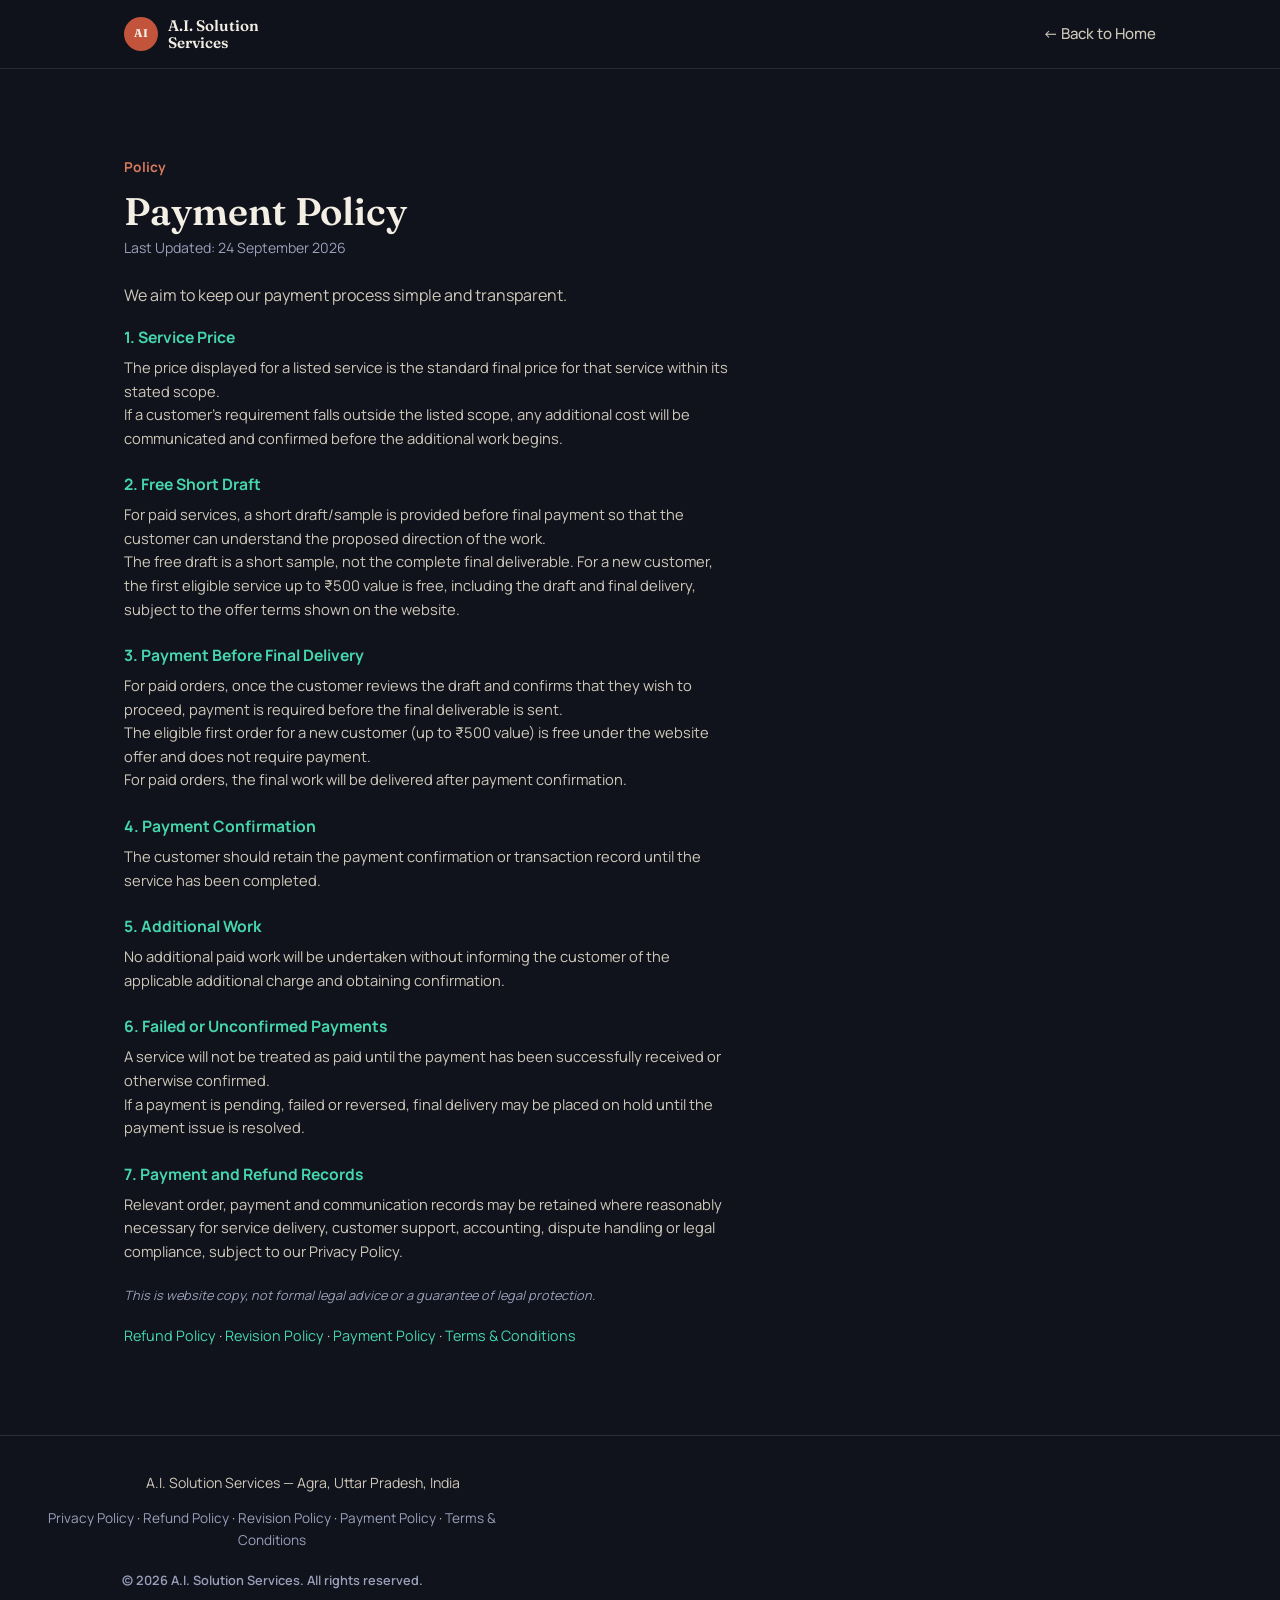
<file: payment-policy.html>
<!DOCTYPE html>
<html lang="en">
<head>
<meta charset="UTF-8">
<meta name="viewport" content="width=device-width, initial-scale=1.0">
<title>Payment Policy — A.I. Solution Services</title>
<meta name="description" content="Payment Policy for A.I. Solution Services, Agra.">
<meta name="robots" content="noindex">
<link rel="icon" href="data:image/svg+xml,<svg xmlns='http://www.w3.org/2000/svg' viewBox='0 0 100 100'><rect width='100' height='100' rx='20' fill='%2345d6ae'/><text x='50' y='66' font-size='48' font-family='Arial,sans-serif' font-weight='700' text-anchor='middle' fill='%2310121c'>AI</text></svg>">
<link rel="preconnect" href="https://fonts.googleapis.com">
<link rel="preconnect" href="https://fonts.gstatic.com" crossorigin>
<link href="https://fonts.googleapis.com/css2?family=Fraunces:opsz,wght@9..144,400;9..144,500;9..144,600;9..144,700&family=Manrope:wght@400;500;600;700;800&display=swap" rel="stylesheet">
<link rel="stylesheet" href="style.css">
</head>
<body>

<header class="site-header" id="top">
  <div class="header-inner">
    <a href="index.html" class="brand">
      <span class="brand-mark" aria-hidden="true">AI</span>
      <span class="brand-text">A.I. Solution<br>Services</span>
    </a>
    <nav class="main-nav">
      <a href="index.html">← Back to Home</a>
    </nav>
  </div>
</header>

<main id="main">
  <section class="section policy-page">
    <div class="section-inner">
      <p class="section-label">Policy</p>
      <h1>Payment Policy</h1>
      <p class="policy-updated">Last Updated: 24 September 2026</p>

      <p>We aim to keep our payment process simple and transparent.</p>

      <div class="privacy-item">
        <h4>1. Service Price</h4>
        <p>The price displayed for a listed service is the standard final price for that service within its stated scope.</p>
        <p>If a customer's requirement falls outside the listed scope, any additional cost will be communicated and confirmed before the additional work begins.</p>
      </div>

      <div class="privacy-item">
        <h4>2. Free Short Draft</h4>
        <p>For paid services, a short draft/sample is provided before final payment so that the customer can understand the proposed direction of the work.</p>
        <p>The free draft is a short sample, not the complete final deliverable. For a new customer, the first eligible service up to ₹500 value is free, including the draft and final delivery, subject to the offer terms shown on the website.</p>
      </div>

      <div class="privacy-item">
        <h4>3. Payment Before Final Delivery</h4>
        <p>For paid orders, once the customer reviews the draft and confirms that they wish to proceed, payment is required before the final deliverable is sent.</p>
        <p>The eligible first order for a new customer (up to ₹500 value) is free under the website offer and does not require payment.</p>
        <p>For paid orders, the final work will be delivered after payment confirmation.</p>
      </div>

      <div class="privacy-item">
        <h4>4. Payment Confirmation</h4>
        <p>The customer should retain the payment confirmation or transaction record until the service has been completed.</p>
      </div>

      <div class="privacy-item">
        <h4>5. Additional Work</h4>
        <p>No additional paid work will be undertaken without informing the customer of the applicable additional charge and obtaining confirmation.</p>
      </div>

      <div class="privacy-item">
        <h4>6. Failed or Unconfirmed Payments</h4>
        <p>A service will not be treated as paid until the payment has been successfully received or otherwise confirmed.</p>
        <p>If a payment is pending, failed or reversed, final delivery may be placed on hold until the payment issue is resolved.</p>
      </div>

      <div class="privacy-item">
        <h4>7. Payment and Refund Records</h4>
        <p>Relevant order, payment and communication records may be retained where reasonably necessary for service delivery, customer support, accounting, dispute handling or legal compliance, subject to our Privacy Policy.</p>
      </div>

      <p class="privacy-disclaimer">This is website copy, not formal legal advice or a guarantee of legal protection.</p>

      <p class="policy-links">
        <a href="refund-policy.html">Refund Policy</a> ·
        <a href="revision-policy.html">Revision Policy</a> ·
        <a href="payment-policy.html">Payment Policy</a> ·
        <a href="terms-and-conditions.html">Terms &amp; Conditions</a>
      </p>
    </div>
  </section>
</main>

<footer class="site-footer">
  <p>A.I. Solution Services — Agra, Uttar Pradesh, India</p>
  <p class="footer-links"><a href="index.html#privacy">Privacy Policy</a> · <a href="refund-policy.html">Refund Policy</a> · <a href="revision-policy.html">Revision Policy</a> · <a href="payment-policy.html">Payment Policy</a> · <a href="terms-and-conditions.html">Terms &amp; Conditions</a></p>
  <p class="footer-copyright">© 2026 A.I. Solution Services. All rights reserved.</p>
</footer>

</body>
</html>
</file>
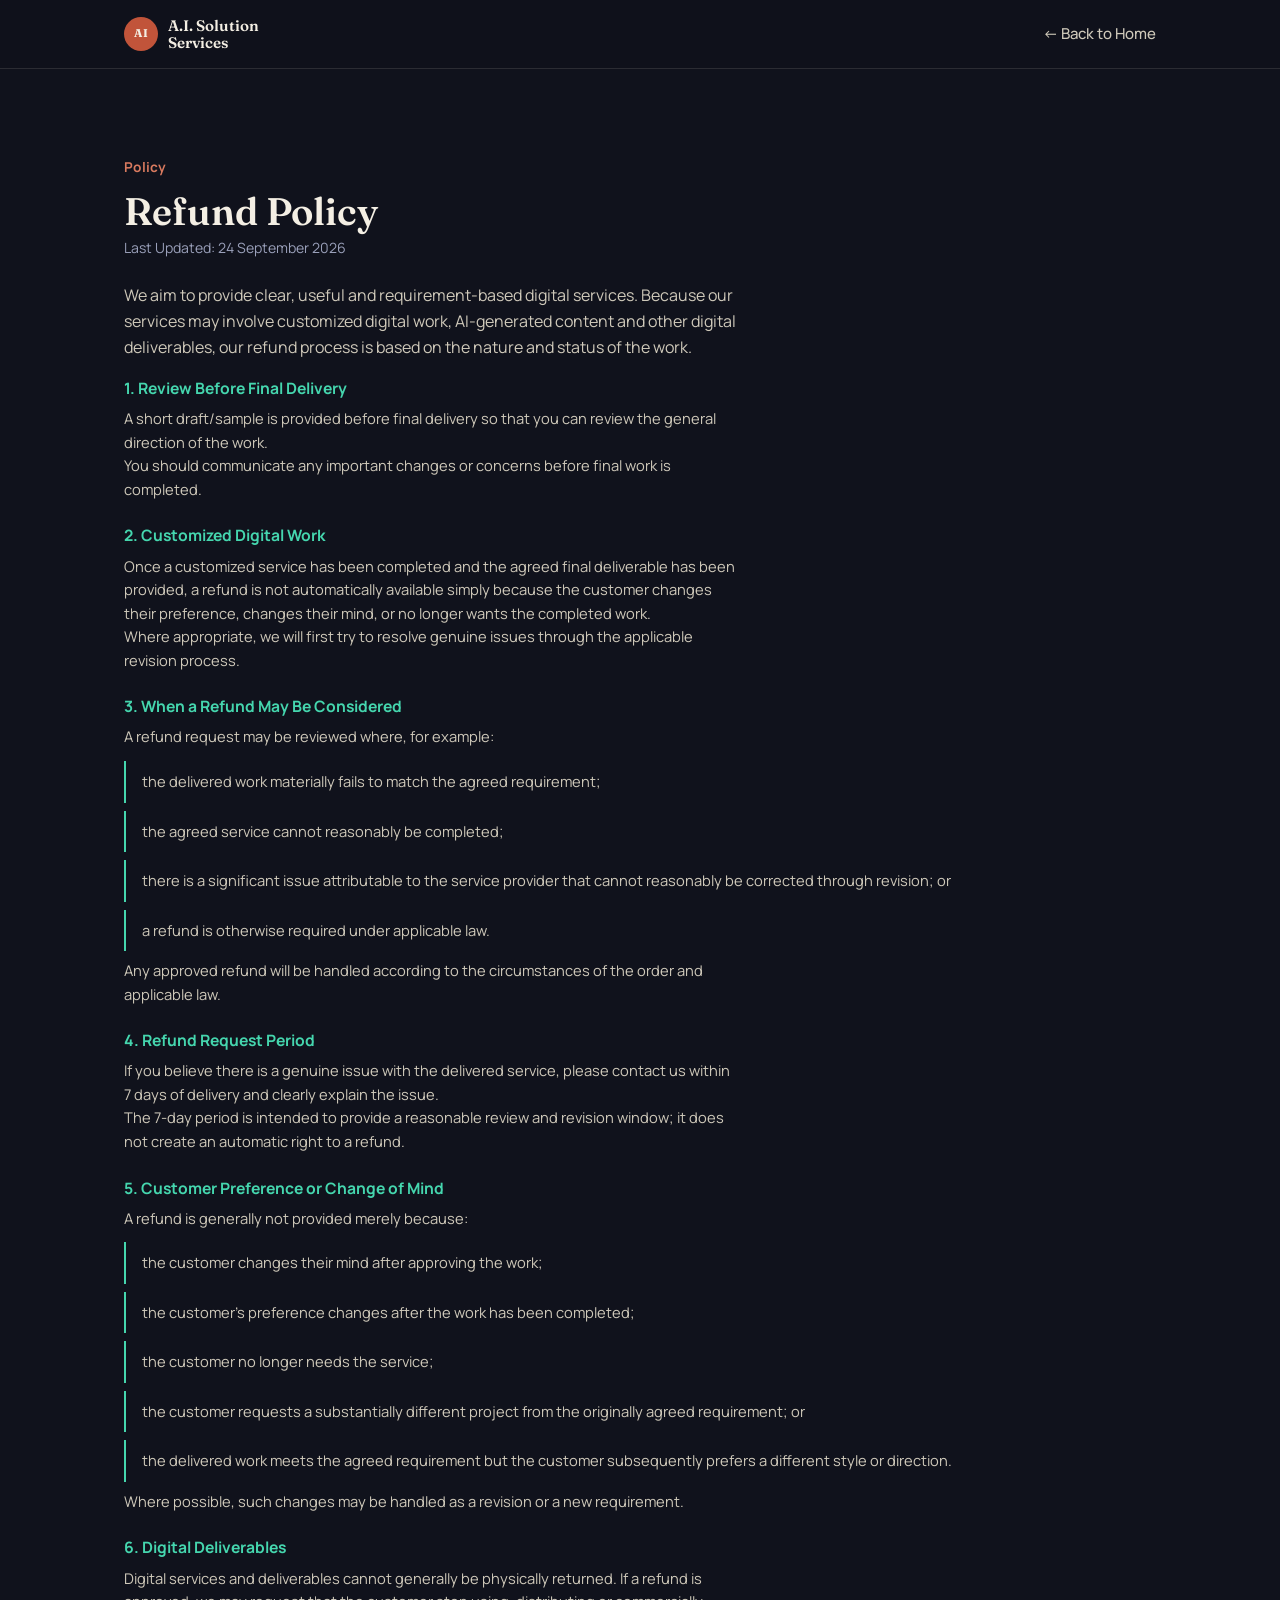
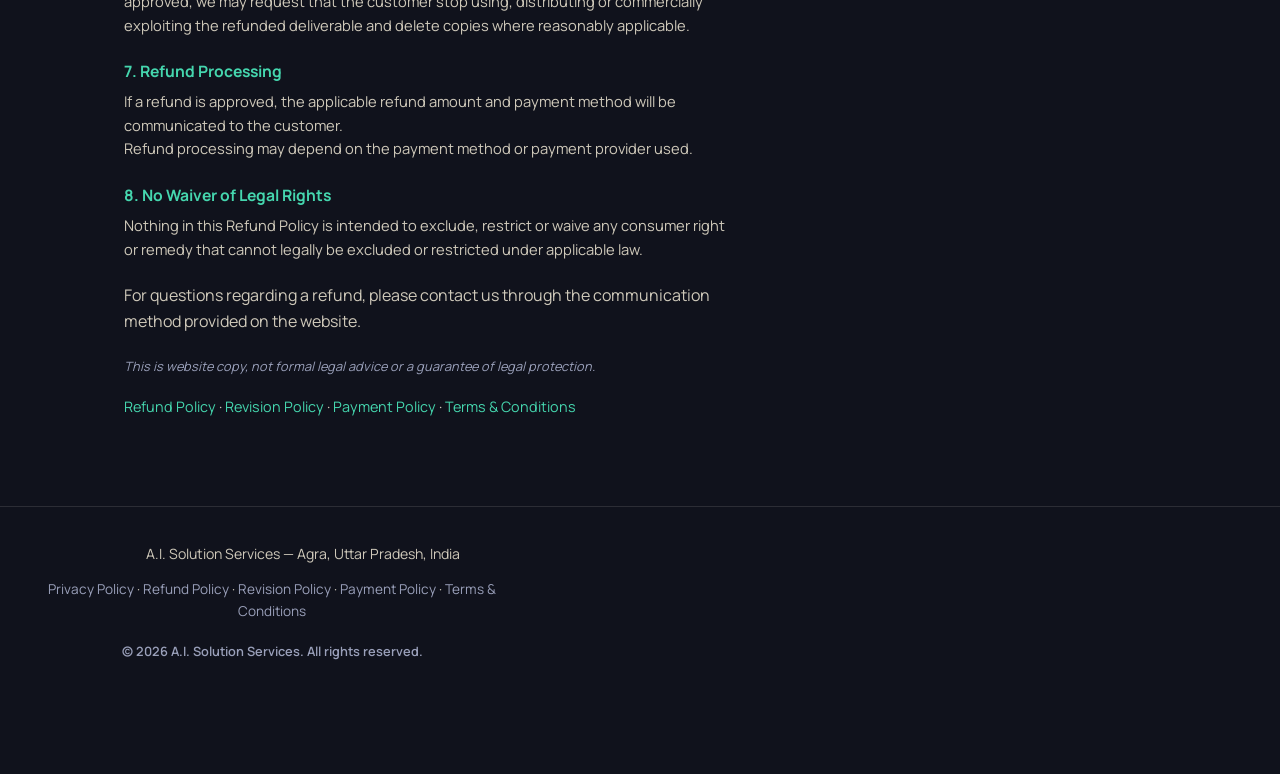
<file: refund-policy.html>
<!DOCTYPE html>
<html lang="en">
<head>
<meta charset="UTF-8">
<meta name="viewport" content="width=device-width, initial-scale=1.0">
<title>Refund Policy — A.I. Solution Services</title>
<meta name="description" content="Refund Policy for A.I. Solution Services, Agra.">
<meta name="robots" content="noindex">
<link rel="icon" href="data:image/svg+xml,<svg xmlns='http://www.w3.org/2000/svg' viewBox='0 0 100 100'><rect width='100' height='100' rx='20' fill='%2345d6ae'/><text x='50' y='66' font-size='48' font-family='Arial,sans-serif' font-weight='700' text-anchor='middle' fill='%2310121c'>AI</text></svg>">
<link rel="preconnect" href="https://fonts.googleapis.com">
<link rel="preconnect" href="https://fonts.gstatic.com" crossorigin>
<link href="https://fonts.googleapis.com/css2?family=Fraunces:opsz,wght@9..144,400;9..144,500;9..144,600;9..144,700&family=Manrope:wght@400;500;600;700;800&display=swap" rel="stylesheet">
<link rel="stylesheet" href="style.css">
</head>
<body>

<header class="site-header" id="top">
  <div class="header-inner">
    <a href="index.html" class="brand">
      <span class="brand-mark" aria-hidden="true">AI</span>
      <span class="brand-text">A.I. Solution<br>Services</span>
    </a>
    <nav class="main-nav">
      <a href="index.html">← Back to Home</a>
    </nav>
  </div>
</header>

<main id="main">
  <section class="section policy-page">
    <div class="section-inner">
      <p class="section-label">Policy</p>
      <h1>Refund Policy</h1>
      <p class="policy-updated">Last Updated: 24 September 2026</p>

      <p>We aim to provide clear, useful and requirement-based digital services. Because our services may involve customized digital work, AI-generated content and other digital deliverables, our refund process is based on the nature and status of the work.</p>

      <div class="privacy-item">
        <h4>1. Review Before Final Delivery</h4>
        <p>A short draft/sample is provided before final delivery so that you can review the general direction of the work.</p>
        <p>You should communicate any important changes or concerns before final work is completed.</p>
      </div>

      <div class="privacy-item">
        <h4>2. Customized Digital Work</h4>
        <p>Once a customized service has been completed and the agreed final deliverable has been provided, a refund is not automatically available simply because the customer changes their preference, changes their mind, or no longer wants the completed work.</p>
        <p>Where appropriate, we will first try to resolve genuine issues through the applicable revision process.</p>
      </div>

      <div class="privacy-item">
        <h4>3. When a Refund May Be Considered</h4>
        <p>A refund request may be reviewed where, for example:</p>
        <ul class="credentials-list">
          <li>the delivered work materially fails to match the agreed requirement;</li>
          <li>the agreed service cannot reasonably be completed;</li>
          <li>there is a significant issue attributable to the service provider that cannot reasonably be corrected through revision; or</li>
          <li>a refund is otherwise required under applicable law.</li>
        </ul>
        <p>Any approved refund will be handled according to the circumstances of the order and applicable law.</p>
      </div>

      <div class="privacy-item">
        <h4>4. Refund Request Period</h4>
        <p>If you believe there is a genuine issue with the delivered service, please contact us within 7 days of delivery and clearly explain the issue.</p>
        <p>The 7-day period is intended to provide a reasonable review and revision window; it does not create an automatic right to a refund.</p>
      </div>

      <div class="privacy-item">
        <h4>5. Customer Preference or Change of Mind</h4>
        <p>A refund is generally not provided merely because:</p>
        <ul class="credentials-list">
          <li>the customer changes their mind after approving the work;</li>
          <li>the customer's preference changes after the work has been completed;</li>
          <li>the customer no longer needs the service;</li>
          <li>the customer requests a substantially different project from the originally agreed requirement; or</li>
          <li>the delivered work meets the agreed requirement but the customer subsequently prefers a different style or direction.</li>
        </ul>
        <p>Where possible, such changes may be handled as a revision or a new requirement.</p>
      </div>

      <div class="privacy-item">
        <h4>6. Digital Deliverables</h4>
        <p>Digital services and deliverables cannot generally be physically returned. If a refund is approved, we may request that the customer stop using, distributing or commercially exploiting the refunded deliverable and delete copies where reasonably applicable.</p>
      </div>

      <div class="privacy-item">
        <h4>7. Refund Processing</h4>
        <p>If a refund is approved, the applicable refund amount and payment method will be communicated to the customer.</p>
        <p>Refund processing may depend on the payment method or payment provider used.</p>
      </div>

      <div class="privacy-item">
        <h4>8. No Waiver of Legal Rights</h4>
        <p>Nothing in this Refund Policy is intended to exclude, restrict or waive any consumer right or remedy that cannot legally be excluded or restricted under applicable law.</p>
      </div>

      <p>For questions regarding a refund, please contact us through the communication method provided on the website.</p>
      <p class="privacy-disclaimer">This is website copy, not formal legal advice or a guarantee of legal protection.</p>

      <p class="policy-links">
        <a href="refund-policy.html">Refund Policy</a> ·
        <a href="revision-policy.html">Revision Policy</a> ·
        <a href="payment-policy.html">Payment Policy</a> ·
        <a href="terms-and-conditions.html">Terms &amp; Conditions</a>
      </p>
    </div>
  </section>
</main>

<footer class="site-footer">
  <p>A.I. Solution Services — Agra, Uttar Pradesh, India</p>
  <p class="footer-links"><a href="index.html#privacy">Privacy Policy</a> · <a href="refund-policy.html">Refund Policy</a> · <a href="revision-policy.html">Revision Policy</a> · <a href="payment-policy.html">Payment Policy</a> · <a href="terms-and-conditions.html">Terms &amp; Conditions</a></p>
  <p class="footer-copyright">© 2026 A.I. Solution Services. All rights reserved.</p>
</footer>

</body>
</html>
</file>
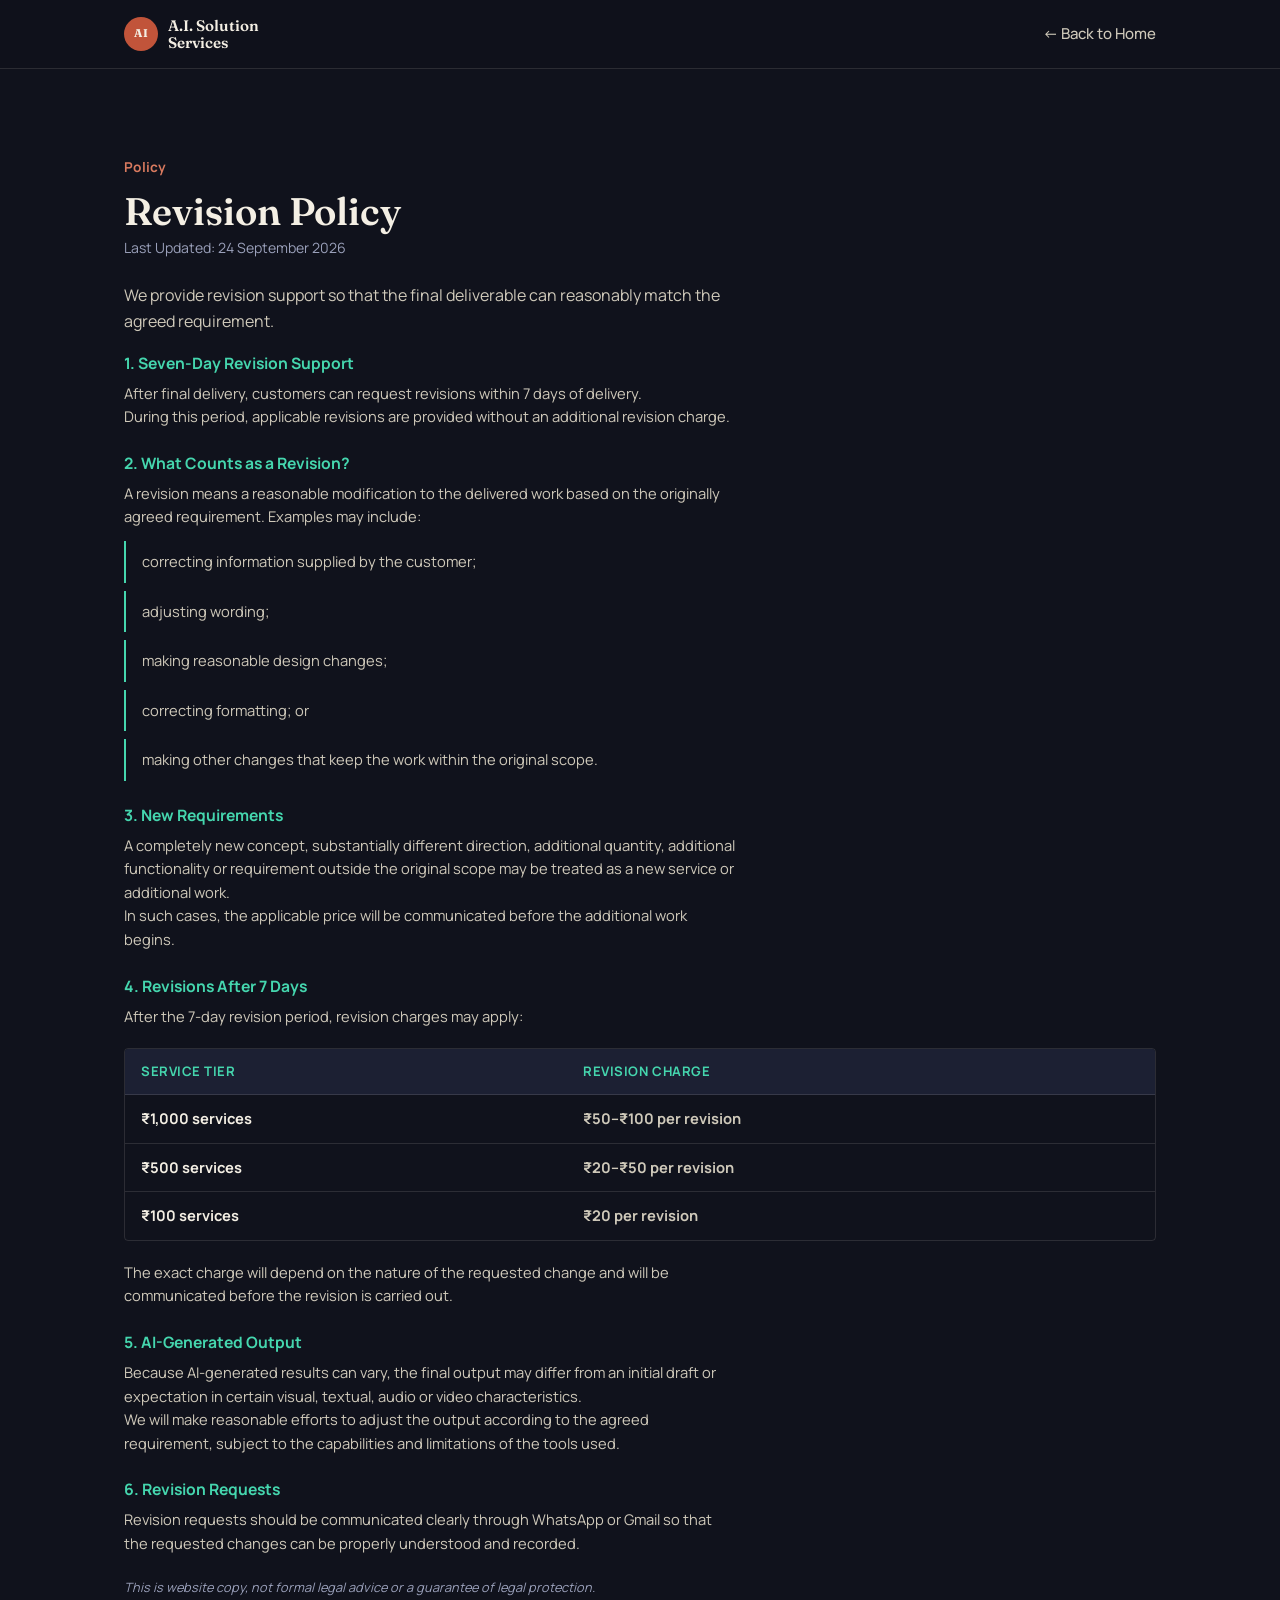
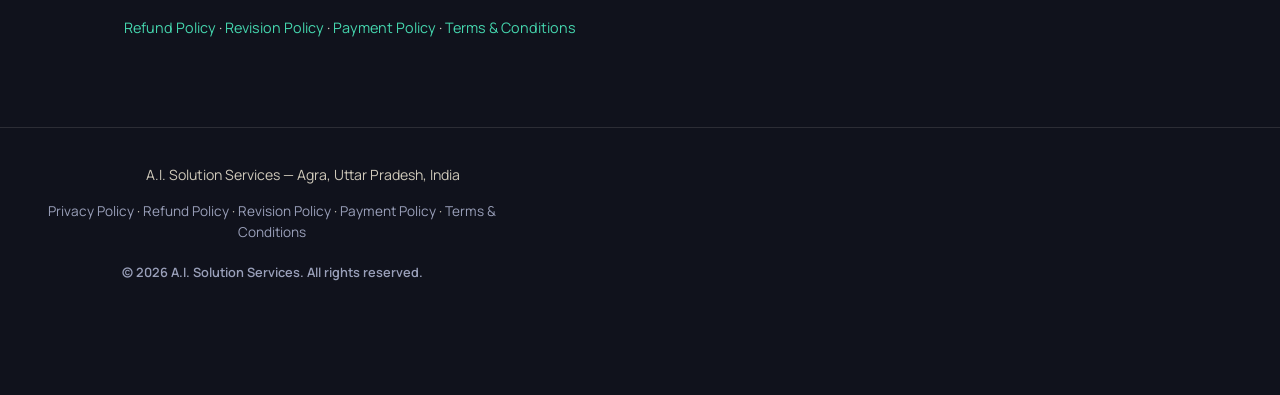
<file: revision-policy.html>
<!DOCTYPE html>
<html lang="en">
<head>
<meta charset="UTF-8">
<meta name="viewport" content="width=device-width, initial-scale=1.0">
<title>Revision Policy — A.I. Solution Services</title>
<meta name="description" content="Revision Policy for A.I. Solution Services, Agra.">
<meta name="robots" content="noindex">
<link rel="icon" href="data:image/svg+xml,<svg xmlns='http://www.w3.org/2000/svg' viewBox='0 0 100 100'><rect width='100' height='100' rx='20' fill='%2345d6ae'/><text x='50' y='66' font-size='48' font-family='Arial,sans-serif' font-weight='700' text-anchor='middle' fill='%2310121c'>AI</text></svg>">
<link rel="preconnect" href="https://fonts.googleapis.com">
<link rel="preconnect" href="https://fonts.gstatic.com" crossorigin>
<link href="https://fonts.googleapis.com/css2?family=Fraunces:opsz,wght@9..144,400;9..144,500;9..144,600;9..144,700&family=Manrope:wght@400;500;600;700;800&display=swap" rel="stylesheet">
<link rel="stylesheet" href="style.css">
</head>
<body>

<header class="site-header" id="top">
  <div class="header-inner">
    <a href="index.html" class="brand">
      <span class="brand-mark" aria-hidden="true">AI</span>
      <span class="brand-text">A.I. Solution<br>Services</span>
    </a>
    <nav class="main-nav">
      <a href="index.html">← Back to Home</a>
    </nav>
  </div>
</header>

<main id="main">
  <section class="section policy-page">
    <div class="section-inner">
      <p class="section-label">Policy</p>
      <h1>Revision Policy</h1>
      <p class="policy-updated">Last Updated: 24 September 2026</p>

      <p>We provide revision support so that the final deliverable can reasonably match the agreed requirement.</p>

      <div class="privacy-item">
        <h4>1. Seven-Day Revision Support</h4>
        <p>After final delivery, customers can request revisions within 7 days of delivery.</p>
        <p>During this period, applicable revisions are provided without an additional revision charge.</p>
      </div>

      <div class="privacy-item">
        <h4>2. What Counts as a Revision?</h4>
        <p>A revision means a reasonable modification to the delivered work based on the originally agreed requirement. Examples may include:</p>
        <ul class="credentials-list">
          <li>correcting information supplied by the customer;</li>
          <li>adjusting wording;</li>
          <li>making reasonable design changes;</li>
          <li>correcting formatting; or</li>
          <li>making other changes that keep the work within the original scope.</li>
        </ul>
      </div>

      <div class="privacy-item">
        <h4>3. New Requirements</h4>
        <p>A completely new concept, substantially different direction, additional quantity, additional functionality or requirement outside the original scope may be treated as a new service or additional work.</p>
        <p>In such cases, the applicable price will be communicated before the additional work begins.</p>
      </div>

      <div class="privacy-item">
        <h4>4. Revisions After 7 Days</h4>
        <p>After the 7-day revision period, revision charges may apply:</p>
        <div class="table-scroll">
          <table class="pricing-table">
            <thead><tr><th>Service tier</th><th>Revision charge</th></tr></thead>
            <tbody>
              <tr><td>₹1,000 services</td><td>₹50–₹100 per revision</td></tr>
              <tr><td>₹500 services</td><td>₹20–₹50 per revision</td></tr>
              <tr><td>₹100 services</td><td>₹20 per revision</td></tr>
            </tbody>
          </table>
        </div>
        <p>The exact charge will depend on the nature of the requested change and will be communicated before the revision is carried out.</p>
      </div>

      <div class="privacy-item">
        <h4>5. AI-Generated Output</h4>
        <p>Because AI-generated results can vary, the final output may differ from an initial draft or expectation in certain visual, textual, audio or video characteristics.</p>
        <p>We will make reasonable efforts to adjust the output according to the agreed requirement, subject to the capabilities and limitations of the tools used.</p>
      </div>

      <div class="privacy-item">
        <h4>6. Revision Requests</h4>
        <p>Revision requests should be communicated clearly through WhatsApp or Gmail so that the requested changes can be properly understood and recorded.</p>
      </div>

      <p class="privacy-disclaimer">This is website copy, not formal legal advice or a guarantee of legal protection.</p>

      <p class="policy-links">
        <a href="refund-policy.html">Refund Policy</a> ·
        <a href="revision-policy.html">Revision Policy</a> ·
        <a href="payment-policy.html">Payment Policy</a> ·
        <a href="terms-and-conditions.html">Terms &amp; Conditions</a>
      </p>
    </div>
  </section>
</main>

<footer class="site-footer">
  <p>A.I. Solution Services — Agra, Uttar Pradesh, India</p>
  <p class="footer-links"><a href="index.html#privacy">Privacy Policy</a> · <a href="refund-policy.html">Refund Policy</a> · <a href="revision-policy.html">Revision Policy</a> · <a href="payment-policy.html">Payment Policy</a> · <a href="terms-and-conditions.html">Terms &amp; Conditions</a></p>
  <p class="footer-copyright">© 2026 A.I. Solution Services. All rights reserved.</p>
</footer>

</body>
</html>
</file>
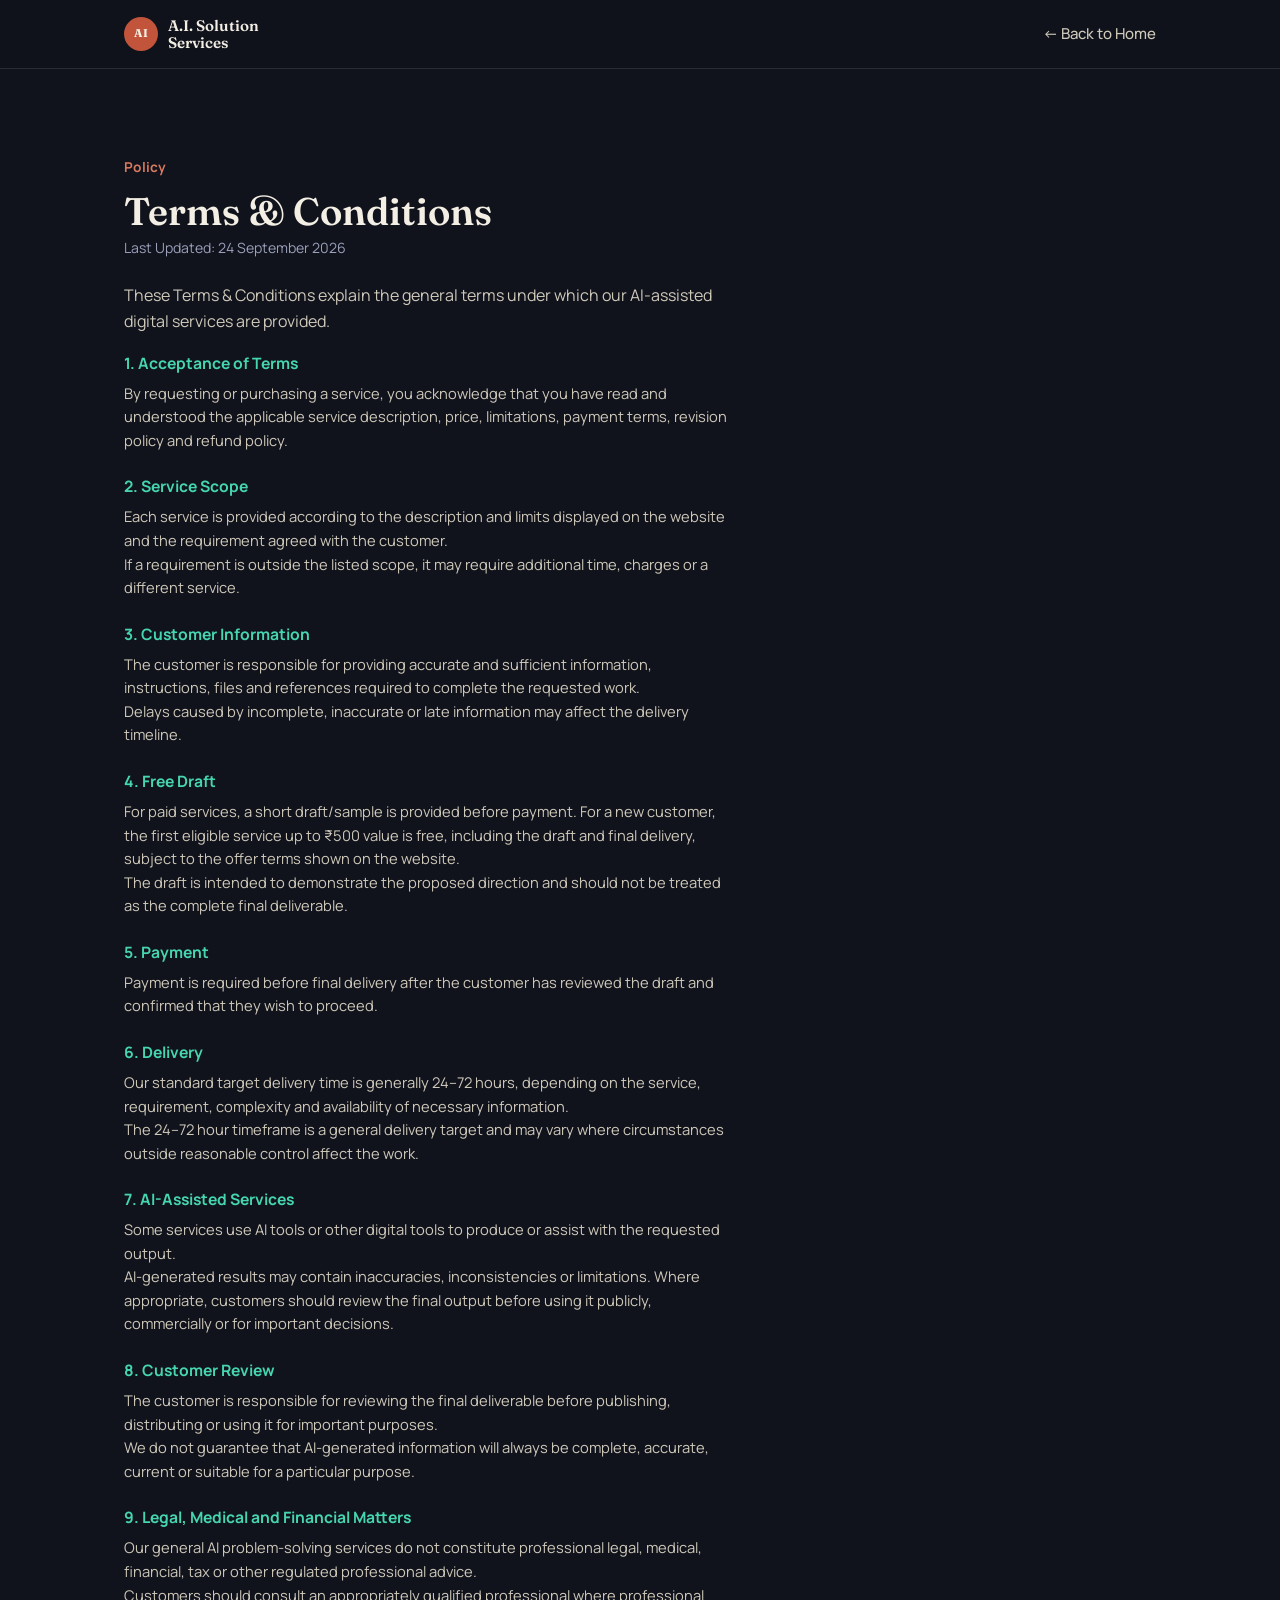
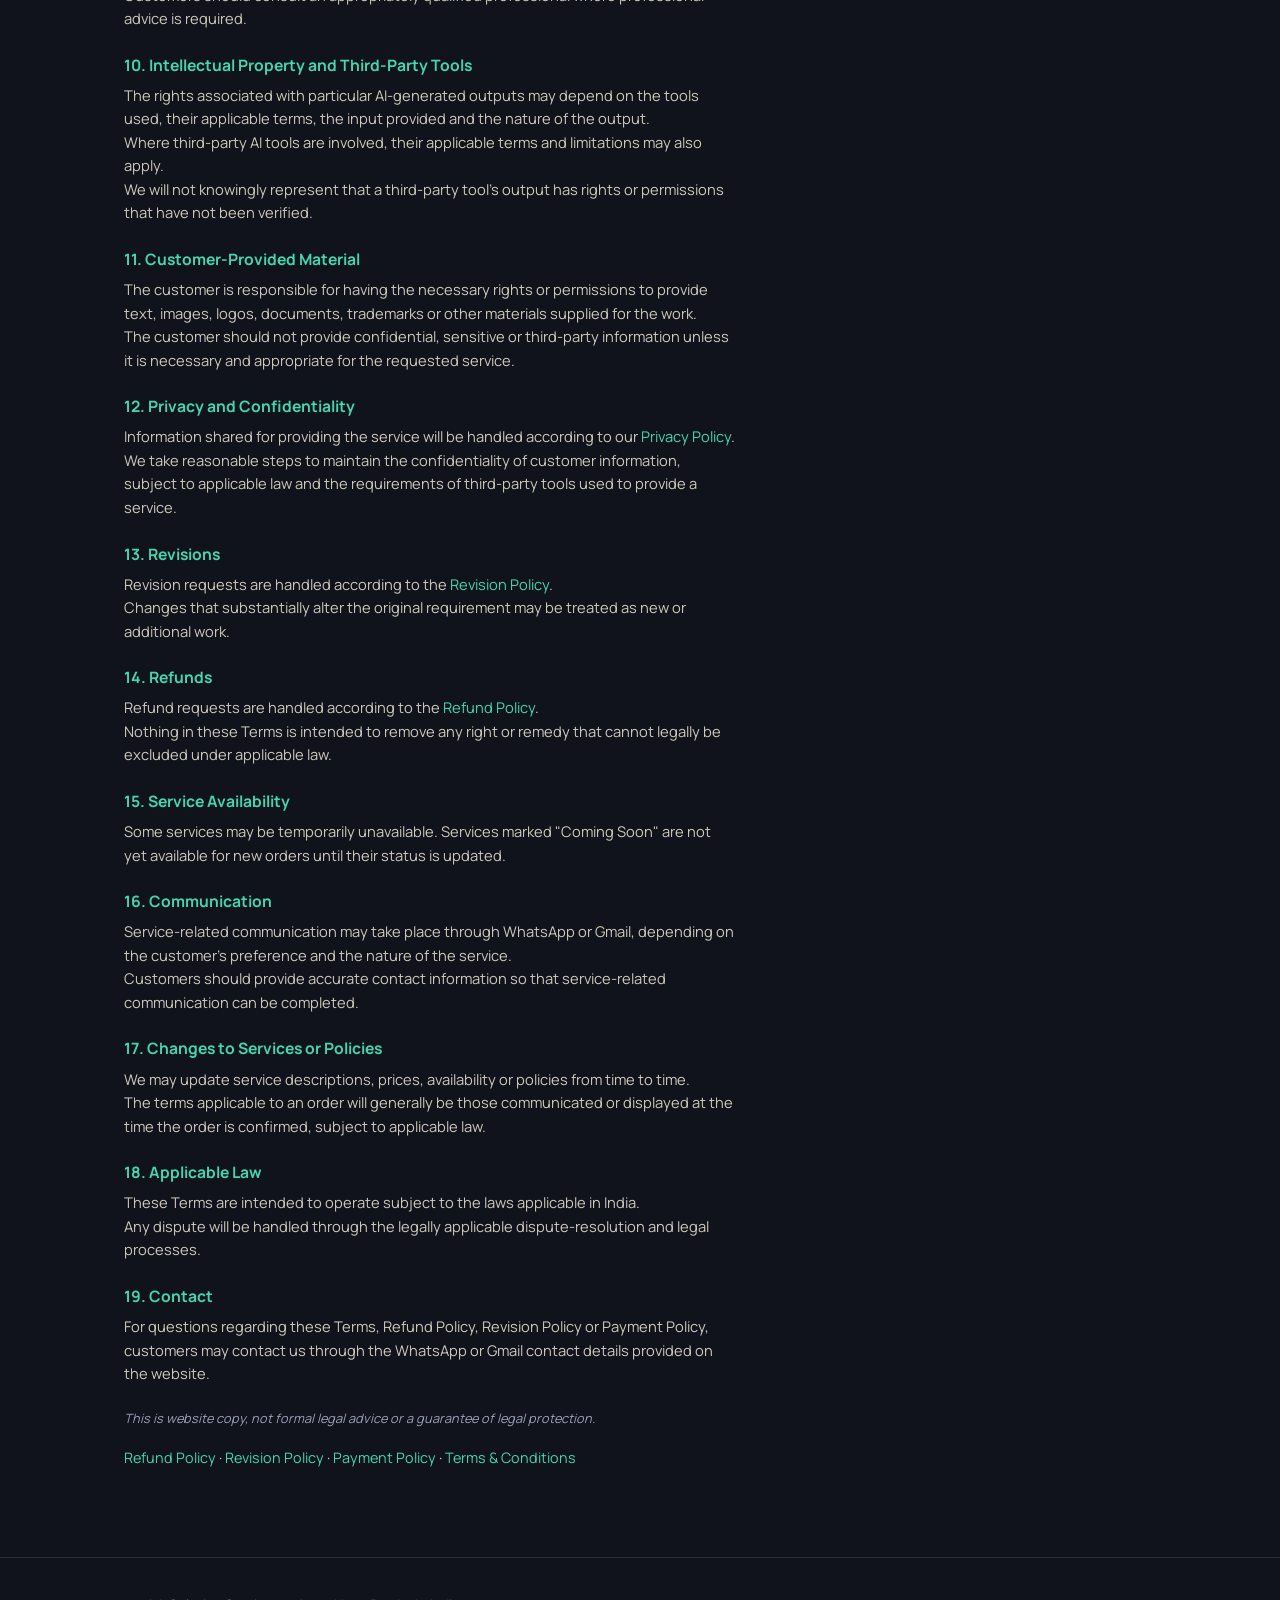
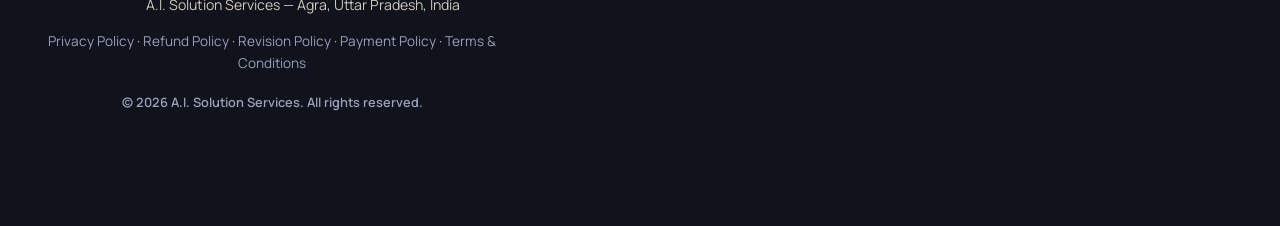
<file: terms-and-conditions.html>
<!DOCTYPE html>
<html lang="en">
<head>
<meta charset="UTF-8">
<meta name="viewport" content="width=device-width, initial-scale=1.0">
<title>Terms &amp; Conditions — A.I. Solution Services</title>
<meta name="description" content="Terms & Conditions for A.I. Solution Services, Agra.">
<meta name="robots" content="noindex">
<link rel="icon" href="data:image/svg+xml,<svg xmlns='http://www.w3.org/2000/svg' viewBox='0 0 100 100'><rect width='100' height='100' rx='20' fill='%2345d6ae'/><text x='50' y='66' font-size='48' font-family='Arial,sans-serif' font-weight='700' text-anchor='middle' fill='%2310121c'>AI</text></svg>">
<link rel="preconnect" href="https://fonts.googleapis.com">
<link rel="preconnect" href="https://fonts.gstatic.com" crossorigin>
<link href="https://fonts.googleapis.com/css2?family=Fraunces:opsz,wght@9..144,400;9..144,500;9..144,600;9..144,700&family=Manrope:wght@400;500;600;700;800&display=swap" rel="stylesheet">
<link rel="stylesheet" href="style.css">
</head>
<body>

<header class="site-header" id="top">
  <div class="header-inner">
    <a href="index.html" class="brand">
      <span class="brand-mark" aria-hidden="true">AI</span>
      <span class="brand-text">A.I. Solution<br>Services</span>
    </a>
    <nav class="main-nav">
      <a href="index.html">← Back to Home</a>
    </nav>
  </div>
</header>

<main id="main">
  <section class="section policy-page">
    <div class="section-inner">
      <p class="section-label">Policy</p>
      <h1>Terms &amp; Conditions</h1>
      <p class="policy-updated">Last Updated: 24 September 2026</p>

      <p>These Terms &amp; Conditions explain the general terms under which our AI-assisted digital services are provided.</p>

      <div class="privacy-item">
        <h4>1. Acceptance of Terms</h4>
        <p>By requesting or purchasing a service, you acknowledge that you have read and understood the applicable service description, price, limitations, payment terms, revision policy and refund policy.</p>
      </div>
      <div class="privacy-item">
        <h4>2. Service Scope</h4>
        <p>Each service is provided according to the description and limits displayed on the website and the requirement agreed with the customer.</p>
        <p>If a requirement is outside the listed scope, it may require additional time, charges or a different service.</p>
      </div>
      <div class="privacy-item">
        <h4>3. Customer Information</h4>
        <p>The customer is responsible for providing accurate and sufficient information, instructions, files and references required to complete the requested work.</p>
        <p>Delays caused by incomplete, inaccurate or late information may affect the delivery timeline.</p>
      </div>
      <div class="privacy-item">
        <h4>4. Free Draft</h4>
        <p>For paid services, a short draft/sample is provided before payment. For a new customer, the first eligible service up to ₹500 value is free, including the draft and final delivery, subject to the offer terms shown on the website.</p>
        <p>The draft is intended to demonstrate the proposed direction and should not be treated as the complete final deliverable.</p>
      </div>
      <div class="privacy-item">
        <h4>5. Payment</h4>
        <p>Payment is required before final delivery after the customer has reviewed the draft and confirmed that they wish to proceed.</p>
      </div>
      <div class="privacy-item">
        <h4>6. Delivery</h4>
        <p>Our standard target delivery time is generally 24–72 hours, depending on the service, requirement, complexity and availability of necessary information.</p>
        <p>The 24–72 hour timeframe is a general delivery target and may vary where circumstances outside reasonable control affect the work.</p>
      </div>
      <div class="privacy-item">
        <h4>7. AI-Assisted Services</h4>
        <p>Some services use AI tools or other digital tools to produce or assist with the requested output.</p>
        <p>AI-generated results may contain inaccuracies, inconsistencies or limitations. Where appropriate, customers should review the final output before using it publicly, commercially or for important decisions.</p>
      </div>
      <div class="privacy-item">
        <h4>8. Customer Review</h4>
        <p>The customer is responsible for reviewing the final deliverable before publishing, distributing or using it for important purposes.</p>
        <p>We do not guarantee that AI-generated information will always be complete, accurate, current or suitable for a particular purpose.</p>
      </div>
      <div class="privacy-item">
        <h4>9. Legal, Medical and Financial Matters</h4>
        <p>Our general AI problem-solving services do not constitute professional legal, medical, financial, tax or other regulated professional advice.</p>
        <p>Customers should consult an appropriately qualified professional where professional advice is required.</p>
      </div>
      <div class="privacy-item">
        <h4>10. Intellectual Property and Third-Party Tools</h4>
        <p>The rights associated with particular AI-generated outputs may depend on the tools used, their applicable terms, the input provided and the nature of the output.</p>
        <p>Where third-party AI tools are involved, their applicable terms and limitations may also apply.</p>
        <p>We will not knowingly represent that a third-party tool's output has rights or permissions that have not been verified.</p>
      </div>
      <div class="privacy-item">
        <h4>11. Customer-Provided Material</h4>
        <p>The customer is responsible for having the necessary rights or permissions to provide text, images, logos, documents, trademarks or other materials supplied for the work.</p>
        <p>The customer should not provide confidential, sensitive or third-party information unless it is necessary and appropriate for the requested service.</p>
      </div>
      <div class="privacy-item">
        <h4>12. Privacy and Confidentiality</h4>
        <p>Information shared for providing the service will be handled according to our <a href="index.html#privacy">Privacy Policy</a>.</p>
        <p>We take reasonable steps to maintain the confidentiality of customer information, subject to applicable law and the requirements of third-party tools used to provide a service.</p>
      </div>
      <div class="privacy-item">
        <h4>13. Revisions</h4>
        <p>Revision requests are handled according to the <a href="revision-policy.html">Revision Policy</a>.</p>
        <p>Changes that substantially alter the original requirement may be treated as new or additional work.</p>
      </div>
      <div class="privacy-item">
        <h4>14. Refunds</h4>
        <p>Refund requests are handled according to the <a href="refund-policy.html">Refund Policy</a>.</p>
        <p>Nothing in these Terms is intended to remove any right or remedy that cannot legally be excluded under applicable law.</p>
      </div>
      <div class="privacy-item">
        <h4>15. Service Availability</h4>
        <p>Some services may be temporarily unavailable. Services marked "Coming Soon" are not yet available for new orders until their status is updated.</p>
      </div>
      <div class="privacy-item">
        <h4>16. Communication</h4>
        <p>Service-related communication may take place through WhatsApp or Gmail, depending on the customer's preference and the nature of the service.</p>
        <p>Customers should provide accurate contact information so that service-related communication can be completed.</p>
      </div>
      <div class="privacy-item">
        <h4>17. Changes to Services or Policies</h4>
        <p>We may update service descriptions, prices, availability or policies from time to time.</p>
        <p>The terms applicable to an order will generally be those communicated or displayed at the time the order is confirmed, subject to applicable law.</p>
      </div>
      <div class="privacy-item">
        <h4>18. Applicable Law</h4>
        <p>These Terms are intended to operate subject to the laws applicable in India.</p>
        <p>Any dispute will be handled through the legally applicable dispute-resolution and legal processes.</p>
      </div>
      <div class="privacy-item">
        <h4>19. Contact</h4>
        <p>For questions regarding these Terms, Refund Policy, Revision Policy or Payment Policy, customers may contact us through the WhatsApp or Gmail contact details provided on the website.</p>
      </div>

      <p class="privacy-disclaimer">This is website copy, not formal legal advice or a guarantee of legal protection.</p>

      <p class="policy-links">
        <a href="refund-policy.html">Refund Policy</a> ·
        <a href="revision-policy.html">Revision Policy</a> ·
        <a href="payment-policy.html">Payment Policy</a> ·
        <a href="terms-and-conditions.html">Terms &amp; Conditions</a>
      </p>
    </div>
  </section>
</main>

<footer class="site-footer">
  <p>A.I. Solution Services — Agra, Uttar Pradesh, India</p>
  <p class="footer-links"><a href="index.html#privacy">Privacy Policy</a> · <a href="refund-policy.html">Refund Policy</a> · <a href="revision-policy.html">Revision Policy</a> · <a href="payment-policy.html">Payment Policy</a> · <a href="terms-and-conditions.html">Terms &amp; Conditions</a></p>
  <p class="footer-copyright">© 2026 A.I. Solution Services. All rights reserved.</p>
</footer>

</body>
</html>
</file>
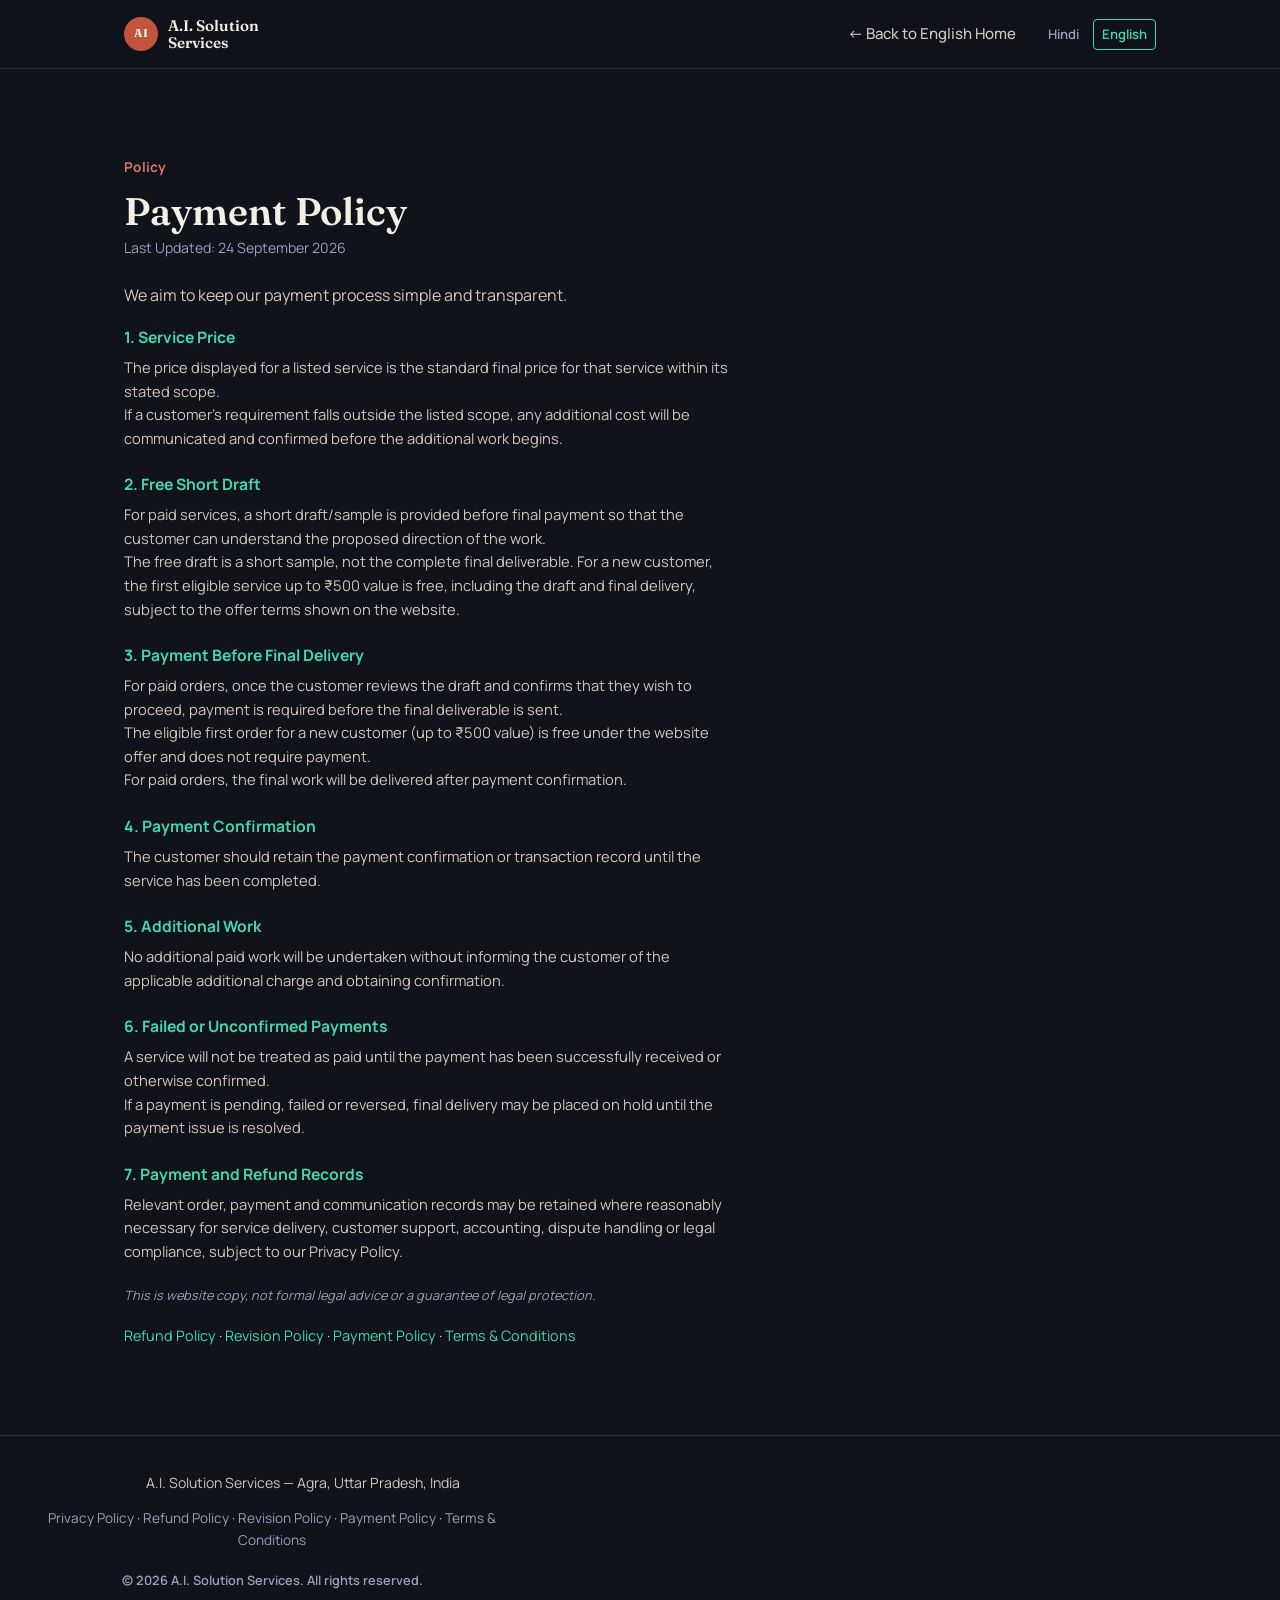
<file: en/payment-policy.html>
<!DOCTYPE html>
<html lang="en">
<head>
<meta charset="utf-8"/>
<meta content="width=device-width, initial-scale=1.0" name="viewport"/>
<title>Payment Policy — A.I. Solution Services</title>
<meta content="Payment Policy for A.I. Solution Services, Agra." name="description"/>
<meta content="noindex" name="robots"/>
<link href="data:image/svg+xml,&lt;svg xmlns='http://www.w3.org/2000/svg' viewBox='0 0 100 100'&gt;&lt;rect width='100' height='100' rx='20' fill='%2345d6ae'/&gt;&lt;text x='50' y='66' font-size='48' font-family='Arial,sans-serif' font-weight='700' text-anchor='middle' fill='%2310121c'&gt;AI&lt;/text&gt;&lt;/svg&gt;" rel="icon"/>
<link href="https://fonts.googleapis.com" rel="preconnect"/>
<link crossorigin="" href="https://fonts.gstatic.com" rel="preconnect"/>
<link href="https://fonts.googleapis.com/css2?family=Fraunces:opsz,wght@9..144,400;9..144,500;9..144,600;9..144,700&amp;family=Manrope:wght@400;500;600;700;800&amp;display=swap" rel="stylesheet"/>
<link href="../style.css" rel="stylesheet"/>
</head>
<body>
<header class="site-header" id="top">
<div class="header-inner">
<a class="brand" href="index.html">
<span aria-hidden="true" class="brand-mark">AI</span>
<span class="brand-text">A.I. Solution<br/>Services</span>
</a>
<nav class="main-nav"><a href="../en/">← Back to English Home</a></nav>
<nav aria-label="Language" class="lang-switch"><a href="../hi/" lang="hi">Hindi</a><span aria-current="page" class="lang-current">English</span></nav>
</div>
</header>
<main id="main">
<section class="section policy-page">
<div class="section-inner">
<p class="section-label">Policy</p>
<h1>Payment Policy</h1>
<p class="policy-updated">Last Updated: 24 September 2026</p>
<p>We aim to keep our payment process simple and transparent.</p>
<div class="privacy-item">
<h4>1. Service Price</h4>
<p>The price displayed for a listed service is the standard final price for that service within its stated scope.</p>
<p>If a customer's requirement falls outside the listed scope, any additional cost will be communicated and confirmed before the additional work begins.</p>
</div>
<div class="privacy-item">
<h4>2. Free Short Draft</h4>
<p>For paid services, a short draft/sample is provided before final payment so that the customer can understand the proposed direction of the work.</p>
<p>The free draft is a short sample, not the complete final deliverable. For a new customer, the first eligible service up to ₹500 value is free, including the draft and final delivery, subject to the offer terms shown on the website.</p>
</div>
<div class="privacy-item">
<h4>3. Payment Before Final Delivery</h4>
<p>For paid orders, once the customer reviews the draft and confirms that they wish to proceed, payment is required before the final deliverable is sent.</p>
<p>The eligible first order for a new customer (up to ₹500 value) is free under the website offer and does not require payment.</p>
<p>For paid orders, the final work will be delivered after payment confirmation.</p>
</div>
<div class="privacy-item">
<h4>4. Payment Confirmation</h4>
<p>The customer should retain the payment confirmation or transaction record until the service has been completed.</p>
</div>
<div class="privacy-item">
<h4>5. Additional Work</h4>
<p>No additional paid work will be undertaken without informing the customer of the applicable additional charge and obtaining confirmation.</p>
</div>
<div class="privacy-item">
<h4>6. Failed or Unconfirmed Payments</h4>
<p>A service will not be treated as paid until the payment has been successfully received or otherwise confirmed.</p>
<p>If a payment is pending, failed or reversed, final delivery may be placed on hold until the payment issue is resolved.</p>
</div>
<div class="privacy-item">
<h4>7. Payment and Refund Records</h4>
<p>Relevant order, payment and communication records may be retained where reasonably necessary for service delivery, customer support, accounting, dispute handling or legal compliance, subject to our Privacy Policy.</p>
</div>
<p class="privacy-disclaimer">This is website copy, not formal legal advice or a guarantee of legal protection.</p>
<p class="policy-links">
<a href="refund-policy.html">Refund Policy</a> ·
        <a href="revision-policy.html">Revision Policy</a> ·
        <a href="payment-policy.html">Payment Policy</a> ·
        <a href="terms-and-conditions.html">Terms &amp; Conditions</a>
</p>
</div>
</section>
</main>
<footer class="site-footer">
<p>A.I. Solution Services — Agra, Uttar Pradesh, India</p>
<p class="footer-links"><a href="../en/index.html#privacy">Privacy Policy</a> · <a href="refund-policy.html">Refund Policy</a> · <a href="revision-policy.html">Revision Policy</a> · <a href="payment-policy.html">Payment Policy</a> · <a href="terms-and-conditions.html">Terms &amp; Conditions</a></p>
<p class="footer-copyright">© 2026 A.I. Solution Services. All rights reserved.</p>
</footer>
</body>
</html>
</file>
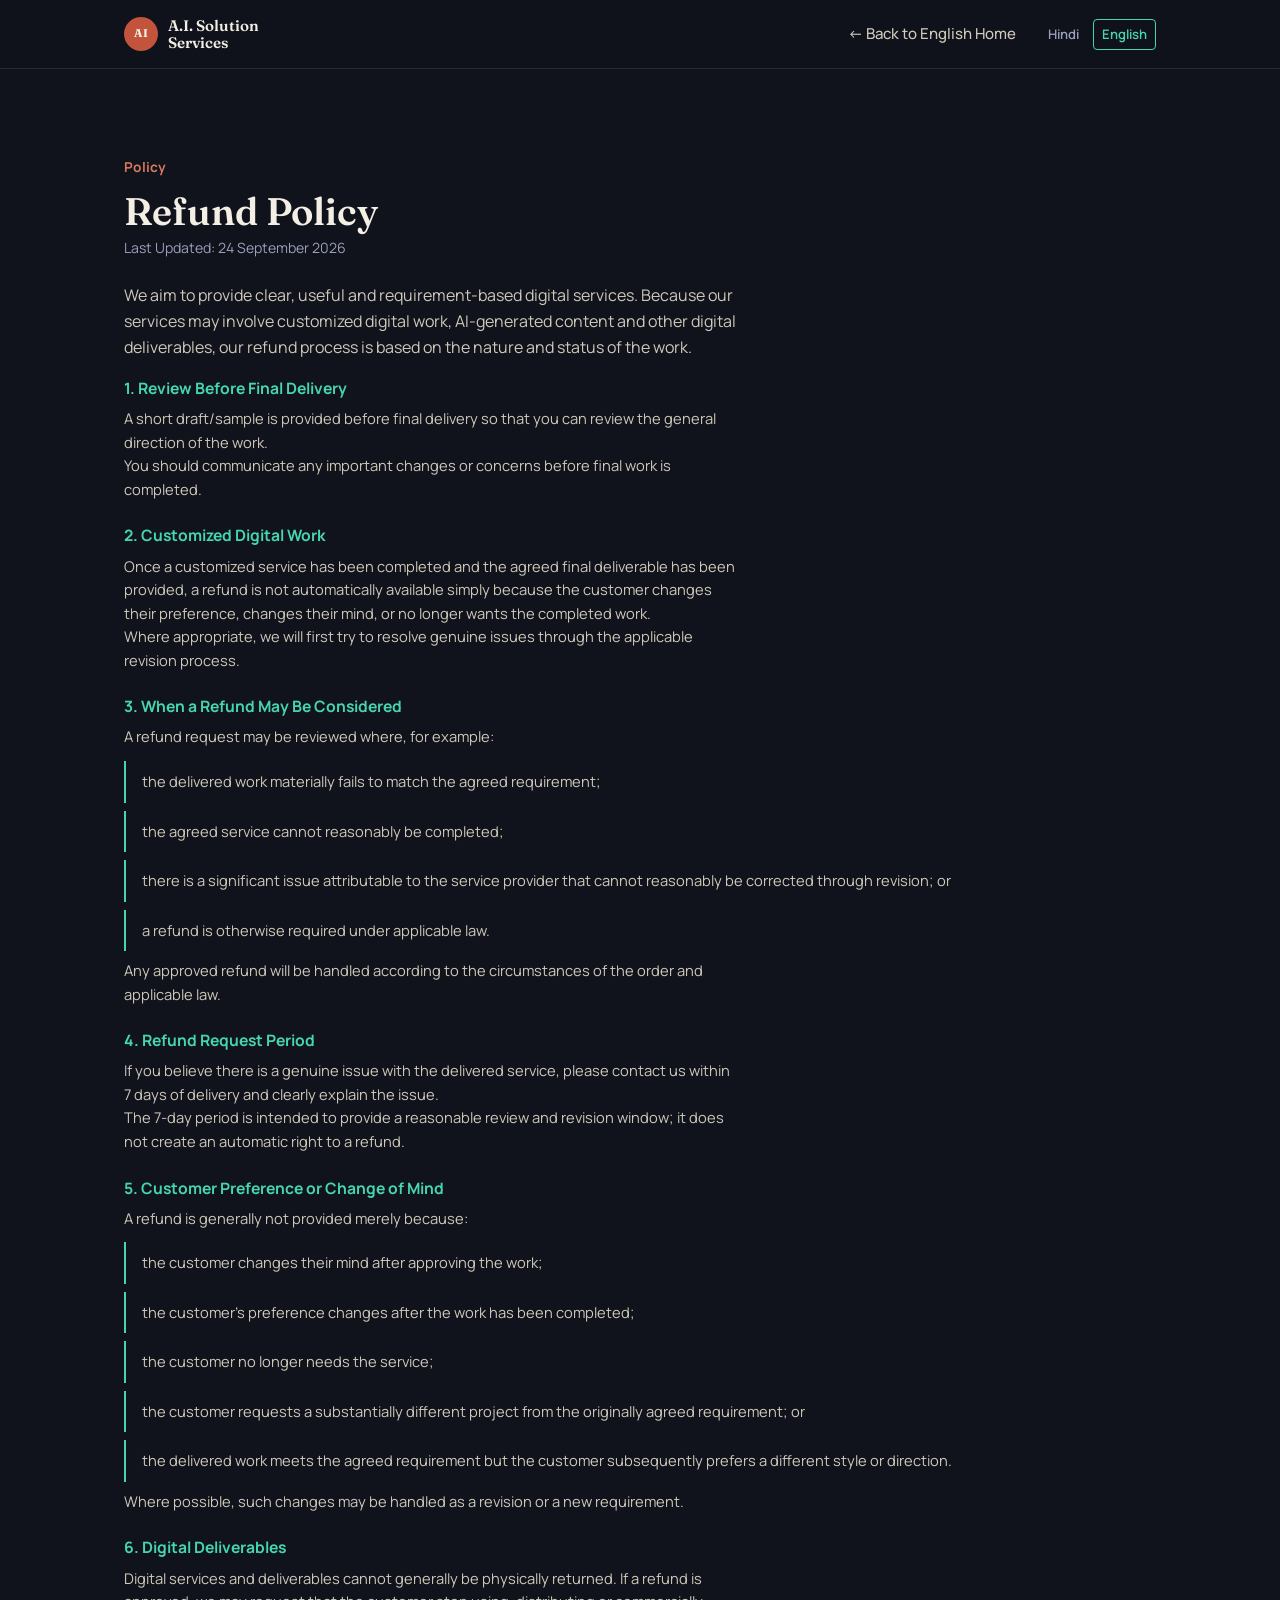
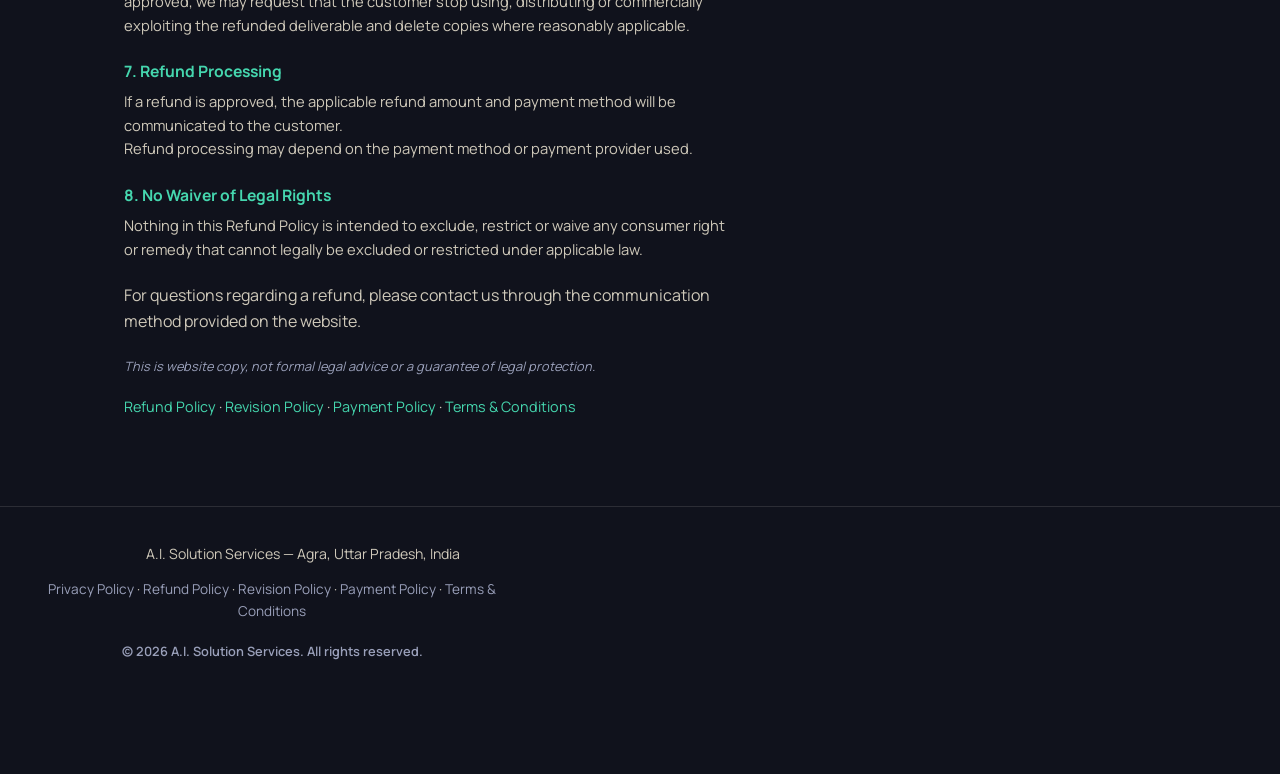
<file: en/refund-policy.html>
<!DOCTYPE html>
<html lang="en">
<head>
<meta charset="utf-8"/>
<meta content="width=device-width, initial-scale=1.0" name="viewport"/>
<title>Refund Policy — A.I. Solution Services</title>
<meta content="Refund Policy for A.I. Solution Services, Agra." name="description"/>
<meta content="noindex" name="robots"/>
<link href="data:image/svg+xml,&lt;svg xmlns='http://www.w3.org/2000/svg' viewBox='0 0 100 100'&gt;&lt;rect width='100' height='100' rx='20' fill='%2345d6ae'/&gt;&lt;text x='50' y='66' font-size='48' font-family='Arial,sans-serif' font-weight='700' text-anchor='middle' fill='%2310121c'&gt;AI&lt;/text&gt;&lt;/svg&gt;" rel="icon"/>
<link href="https://fonts.googleapis.com" rel="preconnect"/>
<link crossorigin="" href="https://fonts.gstatic.com" rel="preconnect"/>
<link href="https://fonts.googleapis.com/css2?family=Fraunces:opsz,wght@9..144,400;9..144,500;9..144,600;9..144,700&amp;family=Manrope:wght@400;500;600;700;800&amp;display=swap" rel="stylesheet"/>
<link href="../style.css" rel="stylesheet"/>
</head>
<body>
<header class="site-header" id="top">
<div class="header-inner">
<a class="brand" href="index.html">
<span aria-hidden="true" class="brand-mark">AI</span>
<span class="brand-text">A.I. Solution<br/>Services</span>
</a>
<nav class="main-nav"><a href="../en/">← Back to English Home</a></nav>
<nav aria-label="Language" class="lang-switch"><a href="../hi/" lang="hi">Hindi</a><span aria-current="page" class="lang-current">English</span></nav>
</div>
</header>
<main id="main">
<section class="section policy-page">
<div class="section-inner">
<p class="section-label">Policy</p>
<h1>Refund Policy</h1>
<p class="policy-updated">Last Updated: 24 September 2026</p>
<p>We aim to provide clear, useful and requirement-based digital services. Because our services may involve customized digital work, AI-generated content and other digital deliverables, our refund process is based on the nature and status of the work.</p>
<div class="privacy-item">
<h4>1. Review Before Final Delivery</h4>
<p>A short draft/sample is provided before final delivery so that you can review the general direction of the work.</p>
<p>You should communicate any important changes or concerns before final work is completed.</p>
</div>
<div class="privacy-item">
<h4>2. Customized Digital Work</h4>
<p>Once a customized service has been completed and the agreed final deliverable has been provided, a refund is not automatically available simply because the customer changes their preference, changes their mind, or no longer wants the completed work.</p>
<p>Where appropriate, we will first try to resolve genuine issues through the applicable revision process.</p>
</div>
<div class="privacy-item">
<h4>3. When a Refund May Be Considered</h4>
<p>A refund request may be reviewed where, for example:</p>
<ul class="credentials-list">
<li>the delivered work materially fails to match the agreed requirement;</li>
<li>the agreed service cannot reasonably be completed;</li>
<li>there is a significant issue attributable to the service provider that cannot reasonably be corrected through revision; or</li>
<li>a refund is otherwise required under applicable law.</li>
</ul>
<p>Any approved refund will be handled according to the circumstances of the order and applicable law.</p>
</div>
<div class="privacy-item">
<h4>4. Refund Request Period</h4>
<p>If you believe there is a genuine issue with the delivered service, please contact us within 7 days of delivery and clearly explain the issue.</p>
<p>The 7-day period is intended to provide a reasonable review and revision window; it does not create an automatic right to a refund.</p>
</div>
<div class="privacy-item">
<h4>5. Customer Preference or Change of Mind</h4>
<p>A refund is generally not provided merely because:</p>
<ul class="credentials-list">
<li>the customer changes their mind after approving the work;</li>
<li>the customer's preference changes after the work has been completed;</li>
<li>the customer no longer needs the service;</li>
<li>the customer requests a substantially different project from the originally agreed requirement; or</li>
<li>the delivered work meets the agreed requirement but the customer subsequently prefers a different style or direction.</li>
</ul>
<p>Where possible, such changes may be handled as a revision or a new requirement.</p>
</div>
<div class="privacy-item">
<h4>6. Digital Deliverables</h4>
<p>Digital services and deliverables cannot generally be physically returned. If a refund is approved, we may request that the customer stop using, distributing or commercially exploiting the refunded deliverable and delete copies where reasonably applicable.</p>
</div>
<div class="privacy-item">
<h4>7. Refund Processing</h4>
<p>If a refund is approved, the applicable refund amount and payment method will be communicated to the customer.</p>
<p>Refund processing may depend on the payment method or payment provider used.</p>
</div>
<div class="privacy-item">
<h4>8. No Waiver of Legal Rights</h4>
<p>Nothing in this Refund Policy is intended to exclude, restrict or waive any consumer right or remedy that cannot legally be excluded or restricted under applicable law.</p>
</div>
<p>For questions regarding a refund, please contact us through the communication method provided on the website.</p>
<p class="privacy-disclaimer">This is website copy, not formal legal advice or a guarantee of legal protection.</p>
<p class="policy-links">
<a href="refund-policy.html">Refund Policy</a> ·
        <a href="revision-policy.html">Revision Policy</a> ·
        <a href="payment-policy.html">Payment Policy</a> ·
        <a href="terms-and-conditions.html">Terms &amp; Conditions</a>
</p>
</div>
</section>
</main>
<footer class="site-footer">
<p>A.I. Solution Services — Agra, Uttar Pradesh, India</p>
<p class="footer-links"><a href="../en/index.html#privacy">Privacy Policy</a> · <a href="refund-policy.html">Refund Policy</a> · <a href="revision-policy.html">Revision Policy</a> · <a href="payment-policy.html">Payment Policy</a> · <a href="terms-and-conditions.html">Terms &amp; Conditions</a></p>
<p class="footer-copyright">© 2026 A.I. Solution Services. All rights reserved.</p>
</footer>
</body>
</html>
</file>
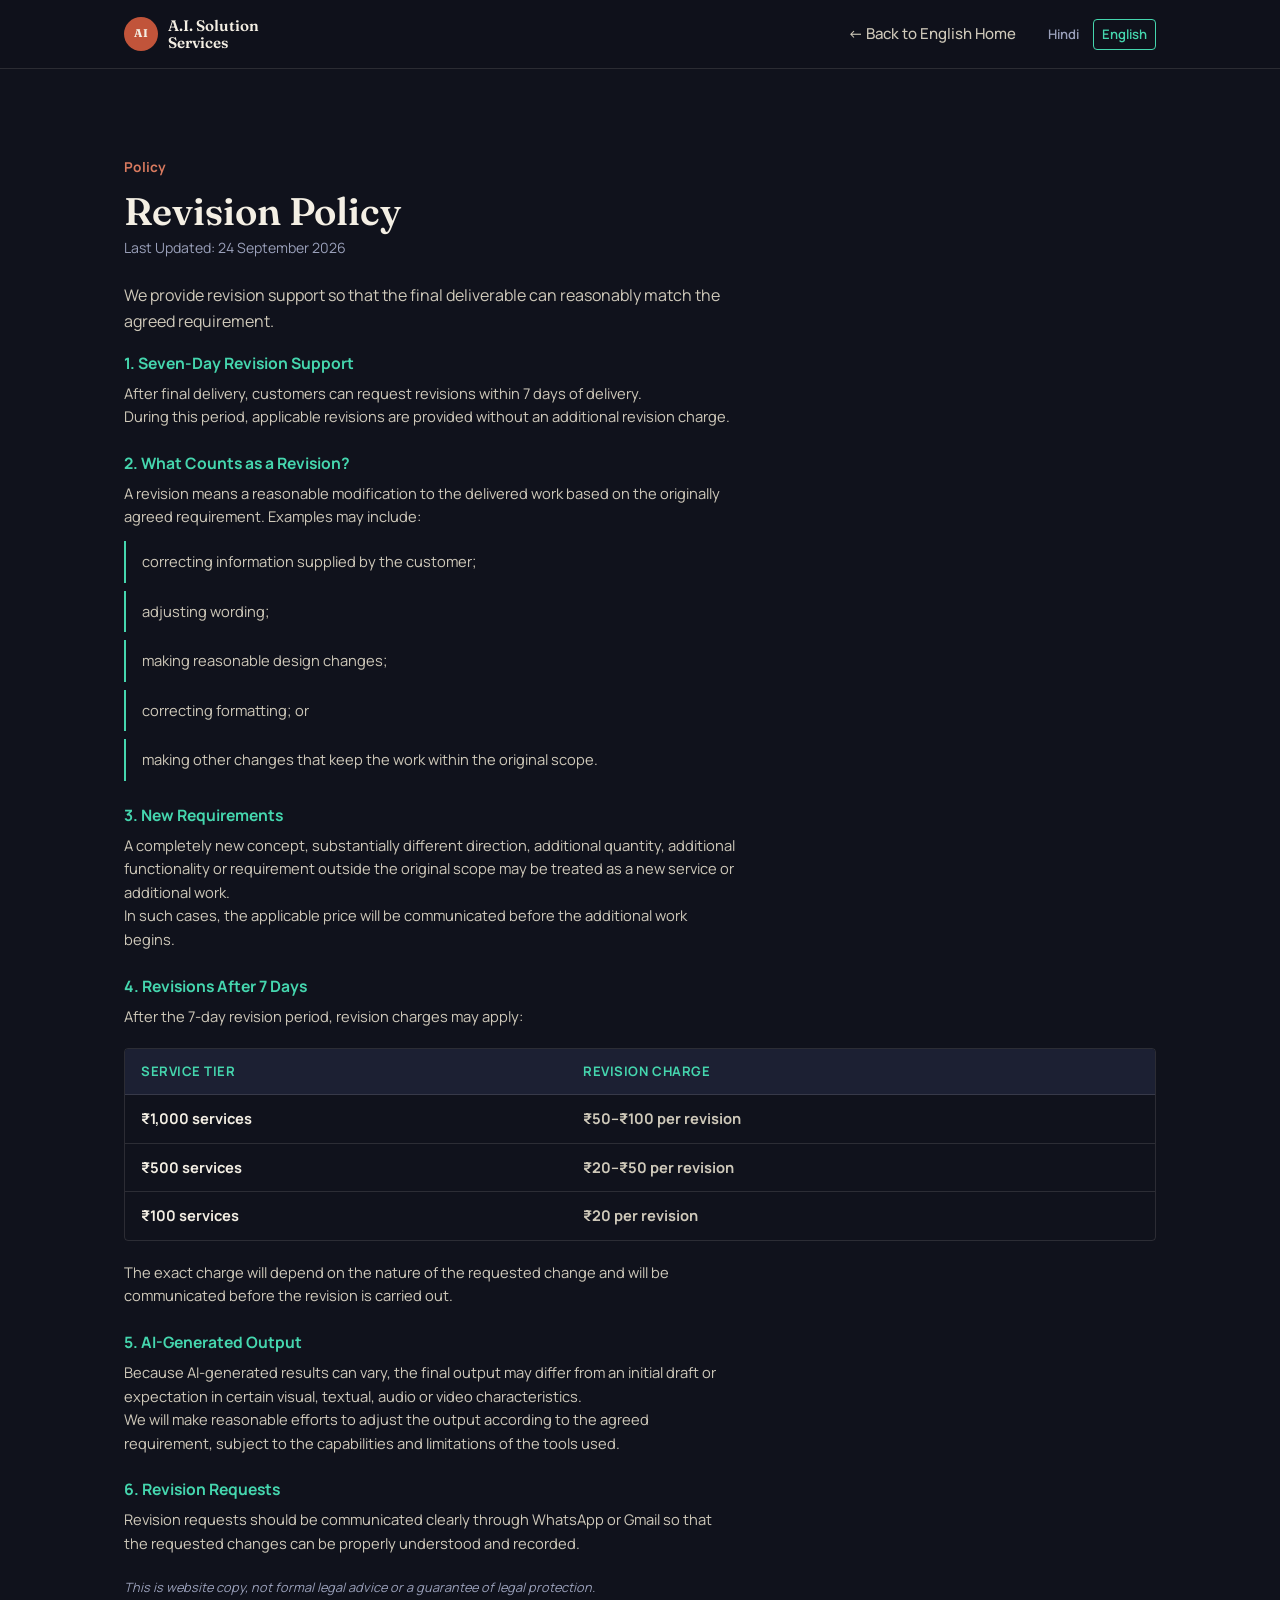
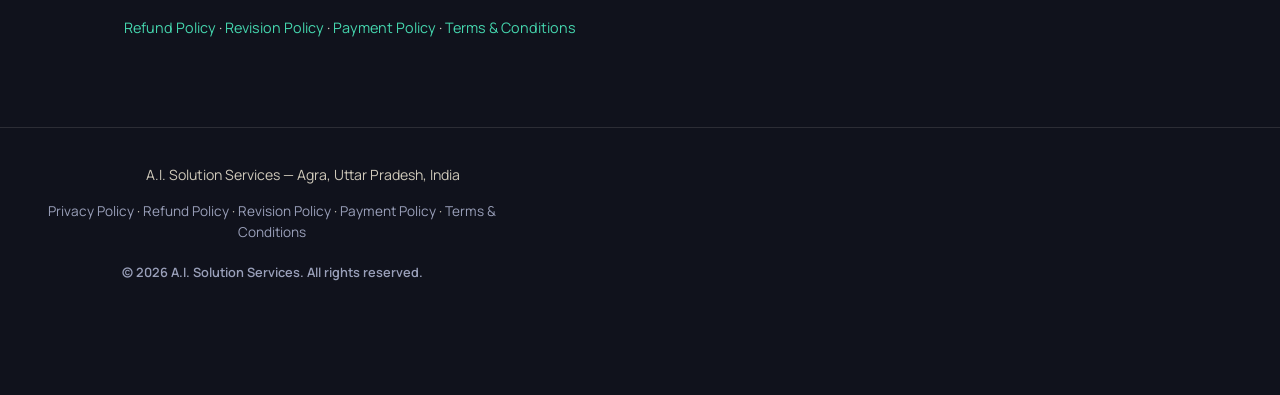
<file: en/revision-policy.html>
<!DOCTYPE html>
<html lang="en">
<head>
<meta charset="utf-8"/>
<meta content="width=device-width, initial-scale=1.0" name="viewport"/>
<title>Revision Policy — A.I. Solution Services</title>
<meta content="Revision Policy for A.I. Solution Services, Agra." name="description"/>
<meta content="noindex" name="robots"/>
<link href="data:image/svg+xml,&lt;svg xmlns='http://www.w3.org/2000/svg' viewBox='0 0 100 100'&gt;&lt;rect width='100' height='100' rx='20' fill='%2345d6ae'/&gt;&lt;text x='50' y='66' font-size='48' font-family='Arial,sans-serif' font-weight='700' text-anchor='middle' fill='%2310121c'&gt;AI&lt;/text&gt;&lt;/svg&gt;" rel="icon"/>
<link href="https://fonts.googleapis.com" rel="preconnect"/>
<link crossorigin="" href="https://fonts.gstatic.com" rel="preconnect"/>
<link href="https://fonts.googleapis.com/css2?family=Fraunces:opsz,wght@9..144,400;9..144,500;9..144,600;9..144,700&amp;family=Manrope:wght@400;500;600;700;800&amp;display=swap" rel="stylesheet"/>
<link href="../style.css" rel="stylesheet"/>
</head>
<body>
<header class="site-header" id="top">
<div class="header-inner">
<a class="brand" href="index.html">
<span aria-hidden="true" class="brand-mark">AI</span>
<span class="brand-text">A.I. Solution<br/>Services</span>
</a>
<nav class="main-nav"><a href="../en/">← Back to English Home</a></nav>
<nav aria-label="Language" class="lang-switch"><a href="../hi/" lang="hi">Hindi</a><span aria-current="page" class="lang-current">English</span></nav>
</div>
</header>
<main id="main">
<section class="section policy-page">
<div class="section-inner">
<p class="section-label">Policy</p>
<h1>Revision Policy</h1>
<p class="policy-updated">Last Updated: 24 September 2026</p>
<p>We provide revision support so that the final deliverable can reasonably match the agreed requirement.</p>
<div class="privacy-item">
<h4>1. Seven-Day Revision Support</h4>
<p>After final delivery, customers can request revisions within 7 days of delivery.</p>
<p>During this period, applicable revisions are provided without an additional revision charge.</p>
</div>
<div class="privacy-item">
<h4>2. What Counts as a Revision?</h4>
<p>A revision means a reasonable modification to the delivered work based on the originally agreed requirement. Examples may include:</p>
<ul class="credentials-list">
<li>correcting information supplied by the customer;</li>
<li>adjusting wording;</li>
<li>making reasonable design changes;</li>
<li>correcting formatting; or</li>
<li>making other changes that keep the work within the original scope.</li>
</ul>
</div>
<div class="privacy-item">
<h4>3. New Requirements</h4>
<p>A completely new concept, substantially different direction, additional quantity, additional functionality or requirement outside the original scope may be treated as a new service or additional work.</p>
<p>In such cases, the applicable price will be communicated before the additional work begins.</p>
</div>
<div class="privacy-item">
<h4>4. Revisions After 7 Days</h4>
<p>After the 7-day revision period, revision charges may apply:</p>
<div class="table-scroll">
<table class="pricing-table">
<thead><tr><th>Service tier</th><th>Revision charge</th></tr></thead>
<tbody>
<tr><td>₹1,000 services</td><td>₹50–₹100 per revision</td></tr>
<tr><td>₹500 services</td><td>₹20–₹50 per revision</td></tr>
<tr><td>₹100 services</td><td>₹20 per revision</td></tr>
</tbody>
</table>
</div>
<p>The exact charge will depend on the nature of the requested change and will be communicated before the revision is carried out.</p>
</div>
<div class="privacy-item">
<h4>5. AI-Generated Output</h4>
<p>Because AI-generated results can vary, the final output may differ from an initial draft or expectation in certain visual, textual, audio or video characteristics.</p>
<p>We will make reasonable efforts to adjust the output according to the agreed requirement, subject to the capabilities and limitations of the tools used.</p>
</div>
<div class="privacy-item">
<h4>6. Revision Requests</h4>
<p>Revision requests should be communicated clearly through WhatsApp or Gmail so that the requested changes can be properly understood and recorded.</p>
</div>
<p class="privacy-disclaimer">This is website copy, not formal legal advice or a guarantee of legal protection.</p>
<p class="policy-links">
<a href="refund-policy.html">Refund Policy</a> ·
        <a href="revision-policy.html">Revision Policy</a> ·
        <a href="payment-policy.html">Payment Policy</a> ·
        <a href="terms-and-conditions.html">Terms &amp; Conditions</a>
</p>
</div>
</section>
</main>
<footer class="site-footer">
<p>A.I. Solution Services — Agra, Uttar Pradesh, India</p>
<p class="footer-links"><a href="../en/index.html#privacy">Privacy Policy</a> · <a href="refund-policy.html">Refund Policy</a> · <a href="revision-policy.html">Revision Policy</a> · <a href="payment-policy.html">Payment Policy</a> · <a href="terms-and-conditions.html">Terms &amp; Conditions</a></p>
<p class="footer-copyright">© 2026 A.I. Solution Services. All rights reserved.</p>
</footer>
</body>
</html>
</file>
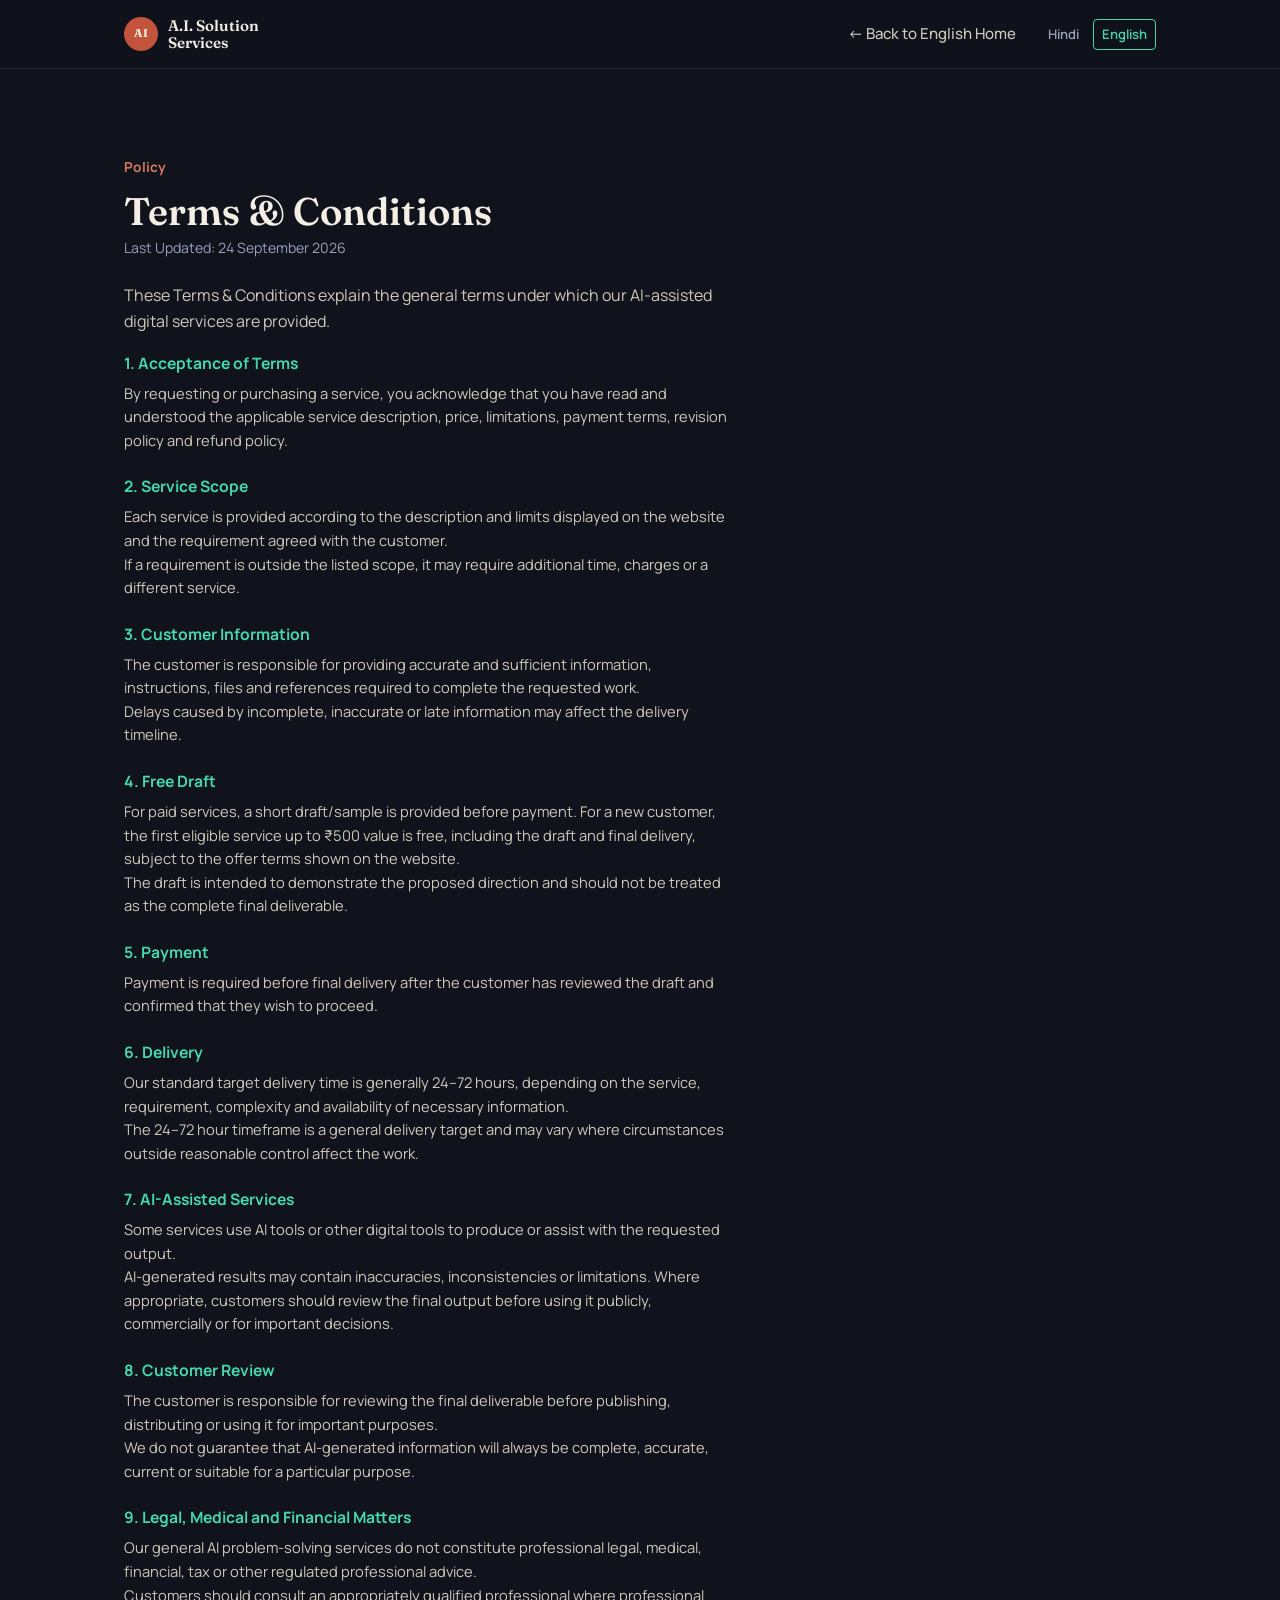
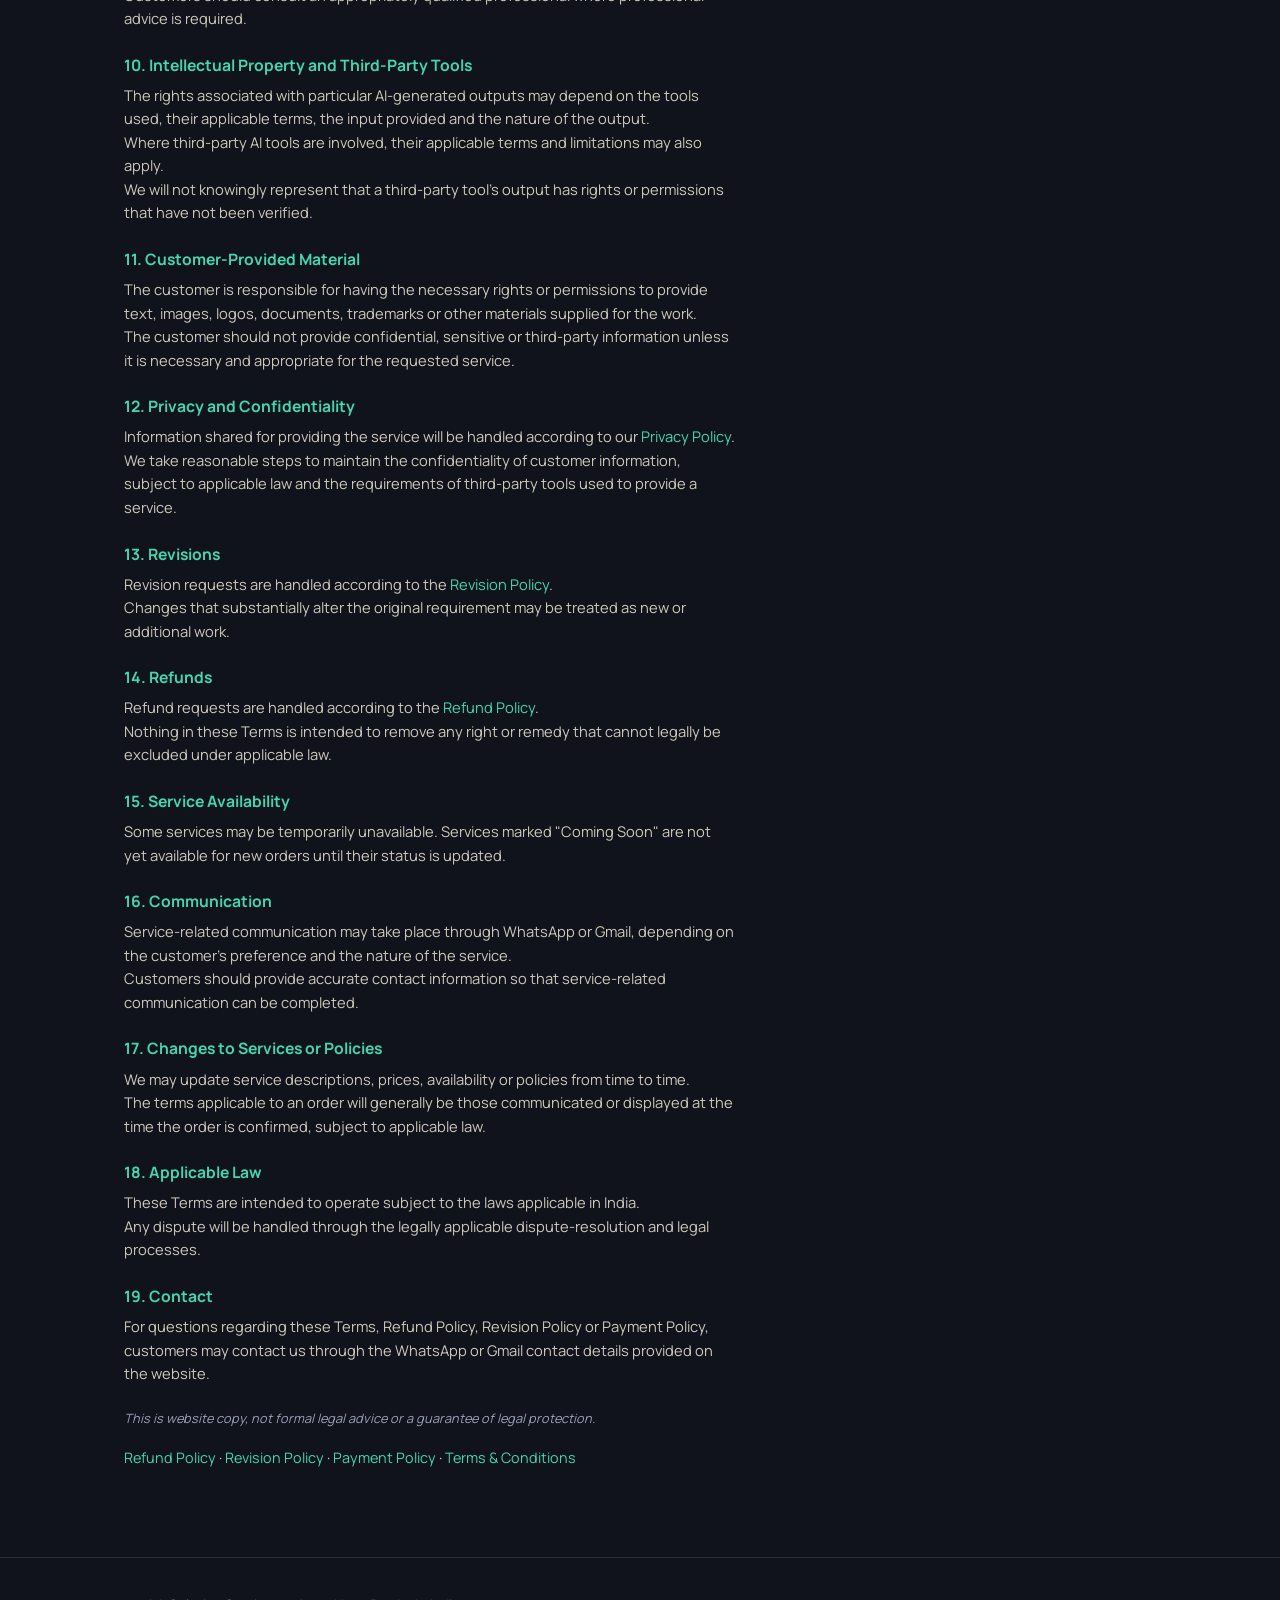
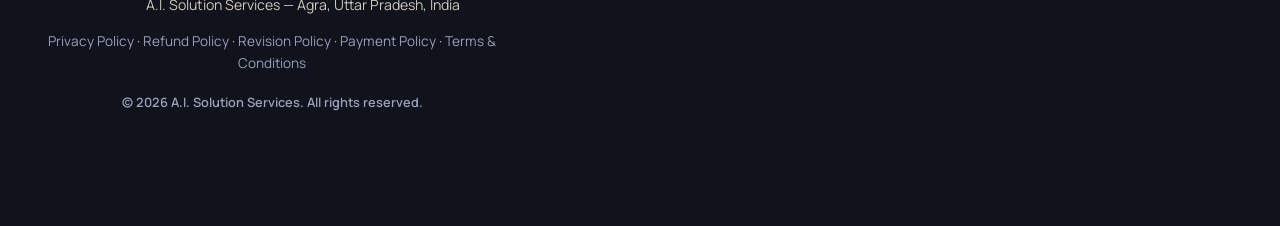
<file: en/terms-and-conditions.html>
<!DOCTYPE html>
<html lang="en">
<head>
<meta charset="utf-8"/>
<meta content="width=device-width, initial-scale=1.0" name="viewport"/>
<title>Terms &amp; Conditions — A.I. Solution Services</title>
<meta content="Terms &amp; Conditions for A.I. Solution Services, Agra." name="description"/>
<meta content="noindex" name="robots"/>
<link href="data:image/svg+xml,&lt;svg xmlns='http://www.w3.org/2000/svg' viewBox='0 0 100 100'&gt;&lt;rect width='100' height='100' rx='20' fill='%2345d6ae'/&gt;&lt;text x='50' y='66' font-size='48' font-family='Arial,sans-serif' font-weight='700' text-anchor='middle' fill='%2310121c'&gt;AI&lt;/text&gt;&lt;/svg&gt;" rel="icon"/>
<link href="https://fonts.googleapis.com" rel="preconnect"/>
<link crossorigin="" href="https://fonts.gstatic.com" rel="preconnect"/>
<link href="https://fonts.googleapis.com/css2?family=Fraunces:opsz,wght@9..144,400;9..144,500;9..144,600;9..144,700&amp;family=Manrope:wght@400;500;600;700;800&amp;display=swap" rel="stylesheet"/>
<link href="../style.css" rel="stylesheet"/>
</head>
<body>
<header class="site-header" id="top">
<div class="header-inner">
<a class="brand" href="index.html">
<span aria-hidden="true" class="brand-mark">AI</span>
<span class="brand-text">A.I. Solution<br/>Services</span>
</a>
<nav class="main-nav"><a href="../en/">← Back to English Home</a></nav>
<nav aria-label="Language" class="lang-switch"><a href="../hi/" lang="hi">Hindi</a><span aria-current="page" class="lang-current">English</span></nav>
</div>
</header>
<main id="main">
<section class="section policy-page">
<div class="section-inner">
<p class="section-label">Policy</p>
<h1>Terms &amp; Conditions</h1>
<p class="policy-updated">Last Updated: 24 September 2026</p>
<p>These Terms &amp; Conditions explain the general terms under which our AI-assisted digital services are provided.</p>
<div class="privacy-item">
<h4>1. Acceptance of Terms</h4>
<p>By requesting or purchasing a service, you acknowledge that you have read and understood the applicable service description, price, limitations, payment terms, revision policy and refund policy.</p>
</div>
<div class="privacy-item">
<h4>2. Service Scope</h4>
<p>Each service is provided according to the description and limits displayed on the website and the requirement agreed with the customer.</p>
<p>If a requirement is outside the listed scope, it may require additional time, charges or a different service.</p>
</div>
<div class="privacy-item">
<h4>3. Customer Information</h4>
<p>The customer is responsible for providing accurate and sufficient information, instructions, files and references required to complete the requested work.</p>
<p>Delays caused by incomplete, inaccurate or late information may affect the delivery timeline.</p>
</div>
<div class="privacy-item">
<h4>4. Free Draft</h4>
<p>For paid services, a short draft/sample is provided before payment. For a new customer, the first eligible service up to ₹500 value is free, including the draft and final delivery, subject to the offer terms shown on the website.</p>
<p>The draft is intended to demonstrate the proposed direction and should not be treated as the complete final deliverable.</p>
</div>
<div class="privacy-item">
<h4>5. Payment</h4>
<p>Payment is required before final delivery after the customer has reviewed the draft and confirmed that they wish to proceed.</p>
</div>
<div class="privacy-item">
<h4>6. Delivery</h4>
<p>Our standard target delivery time is generally 24–72 hours, depending on the service, requirement, complexity and availability of necessary information.</p>
<p>The 24–72 hour timeframe is a general delivery target and may vary where circumstances outside reasonable control affect the work.</p>
</div>
<div class="privacy-item">
<h4>7. AI-Assisted Services</h4>
<p>Some services use AI tools or other digital tools to produce or assist with the requested output.</p>
<p>AI-generated results may contain inaccuracies, inconsistencies or limitations. Where appropriate, customers should review the final output before using it publicly, commercially or for important decisions.</p>
</div>
<div class="privacy-item">
<h4>8. Customer Review</h4>
<p>The customer is responsible for reviewing the final deliverable before publishing, distributing or using it for important purposes.</p>
<p>We do not guarantee that AI-generated information will always be complete, accurate, current or suitable for a particular purpose.</p>
</div>
<div class="privacy-item">
<h4>9. Legal, Medical and Financial Matters</h4>
<p>Our general AI problem-solving services do not constitute professional legal, medical, financial, tax or other regulated professional advice.</p>
<p>Customers should consult an appropriately qualified professional where professional advice is required.</p>
</div>
<div class="privacy-item">
<h4>10. Intellectual Property and Third-Party Tools</h4>
<p>The rights associated with particular AI-generated outputs may depend on the tools used, their applicable terms, the input provided and the nature of the output.</p>
<p>Where third-party AI tools are involved, their applicable terms and limitations may also apply.</p>
<p>We will not knowingly represent that a third-party tool's output has rights or permissions that have not been verified.</p>
</div>
<div class="privacy-item">
<h4>11. Customer-Provided Material</h4>
<p>The customer is responsible for having the necessary rights or permissions to provide text, images, logos, documents, trademarks or other materials supplied for the work.</p>
<p>The customer should not provide confidential, sensitive or third-party information unless it is necessary and appropriate for the requested service.</p>
</div>
<div class="privacy-item">
<h4>12. Privacy and Confidentiality</h4>
<p>Information shared for providing the service will be handled according to our <a href="../en/index.html#privacy">Privacy Policy</a>.</p>
<p>We take reasonable steps to maintain the confidentiality of customer information, subject to applicable law and the requirements of third-party tools used to provide a service.</p>
</div>
<div class="privacy-item">
<h4>13. Revisions</h4>
<p>Revision requests are handled according to the <a href="revision-policy.html">Revision Policy</a>.</p>
<p>Changes that substantially alter the original requirement may be treated as new or additional work.</p>
</div>
<div class="privacy-item">
<h4>14. Refunds</h4>
<p>Refund requests are handled according to the <a href="refund-policy.html">Refund Policy</a>.</p>
<p>Nothing in these Terms is intended to remove any right or remedy that cannot legally be excluded under applicable law.</p>
</div>
<div class="privacy-item">
<h4>15. Service Availability</h4>
<p>Some services may be temporarily unavailable. Services marked "Coming Soon" are not yet available for new orders until their status is updated.</p>
</div>
<div class="privacy-item">
<h4>16. Communication</h4>
<p>Service-related communication may take place through WhatsApp or Gmail, depending on the customer's preference and the nature of the service.</p>
<p>Customers should provide accurate contact information so that service-related communication can be completed.</p>
</div>
<div class="privacy-item">
<h4>17. Changes to Services or Policies</h4>
<p>We may update service descriptions, prices, availability or policies from time to time.</p>
<p>The terms applicable to an order will generally be those communicated or displayed at the time the order is confirmed, subject to applicable law.</p>
</div>
<div class="privacy-item">
<h4>18. Applicable Law</h4>
<p>These Terms are intended to operate subject to the laws applicable in India.</p>
<p>Any dispute will be handled through the legally applicable dispute-resolution and legal processes.</p>
</div>
<div class="privacy-item">
<h4>19. Contact</h4>
<p>For questions regarding these Terms, Refund Policy, Revision Policy or Payment Policy, customers may contact us through the WhatsApp or Gmail contact details provided on the website.</p>
</div>
<p class="privacy-disclaimer">This is website copy, not formal legal advice or a guarantee of legal protection.</p>
<p class="policy-links">
<a href="refund-policy.html">Refund Policy</a> ·
        <a href="revision-policy.html">Revision Policy</a> ·
        <a href="payment-policy.html">Payment Policy</a> ·
        <a href="terms-and-conditions.html">Terms &amp; Conditions</a>
</p>
</div>
</section>
</main>
<footer class="site-footer">
<p>A.I. Solution Services — Agra, Uttar Pradesh, India</p>
<p class="footer-links"><a href="../en/index.html#privacy">Privacy Policy</a> · <a href="refund-policy.html">Refund Policy</a> · <a href="revision-policy.html">Revision Policy</a> · <a href="payment-policy.html">Payment Policy</a> · <a href="terms-and-conditions.html">Terms &amp; Conditions</a></p>
<p class="footer-copyright">© 2026 A.I. Solution Services. All rights reserved.</p>
</footer>
</body>
</html>
</file>
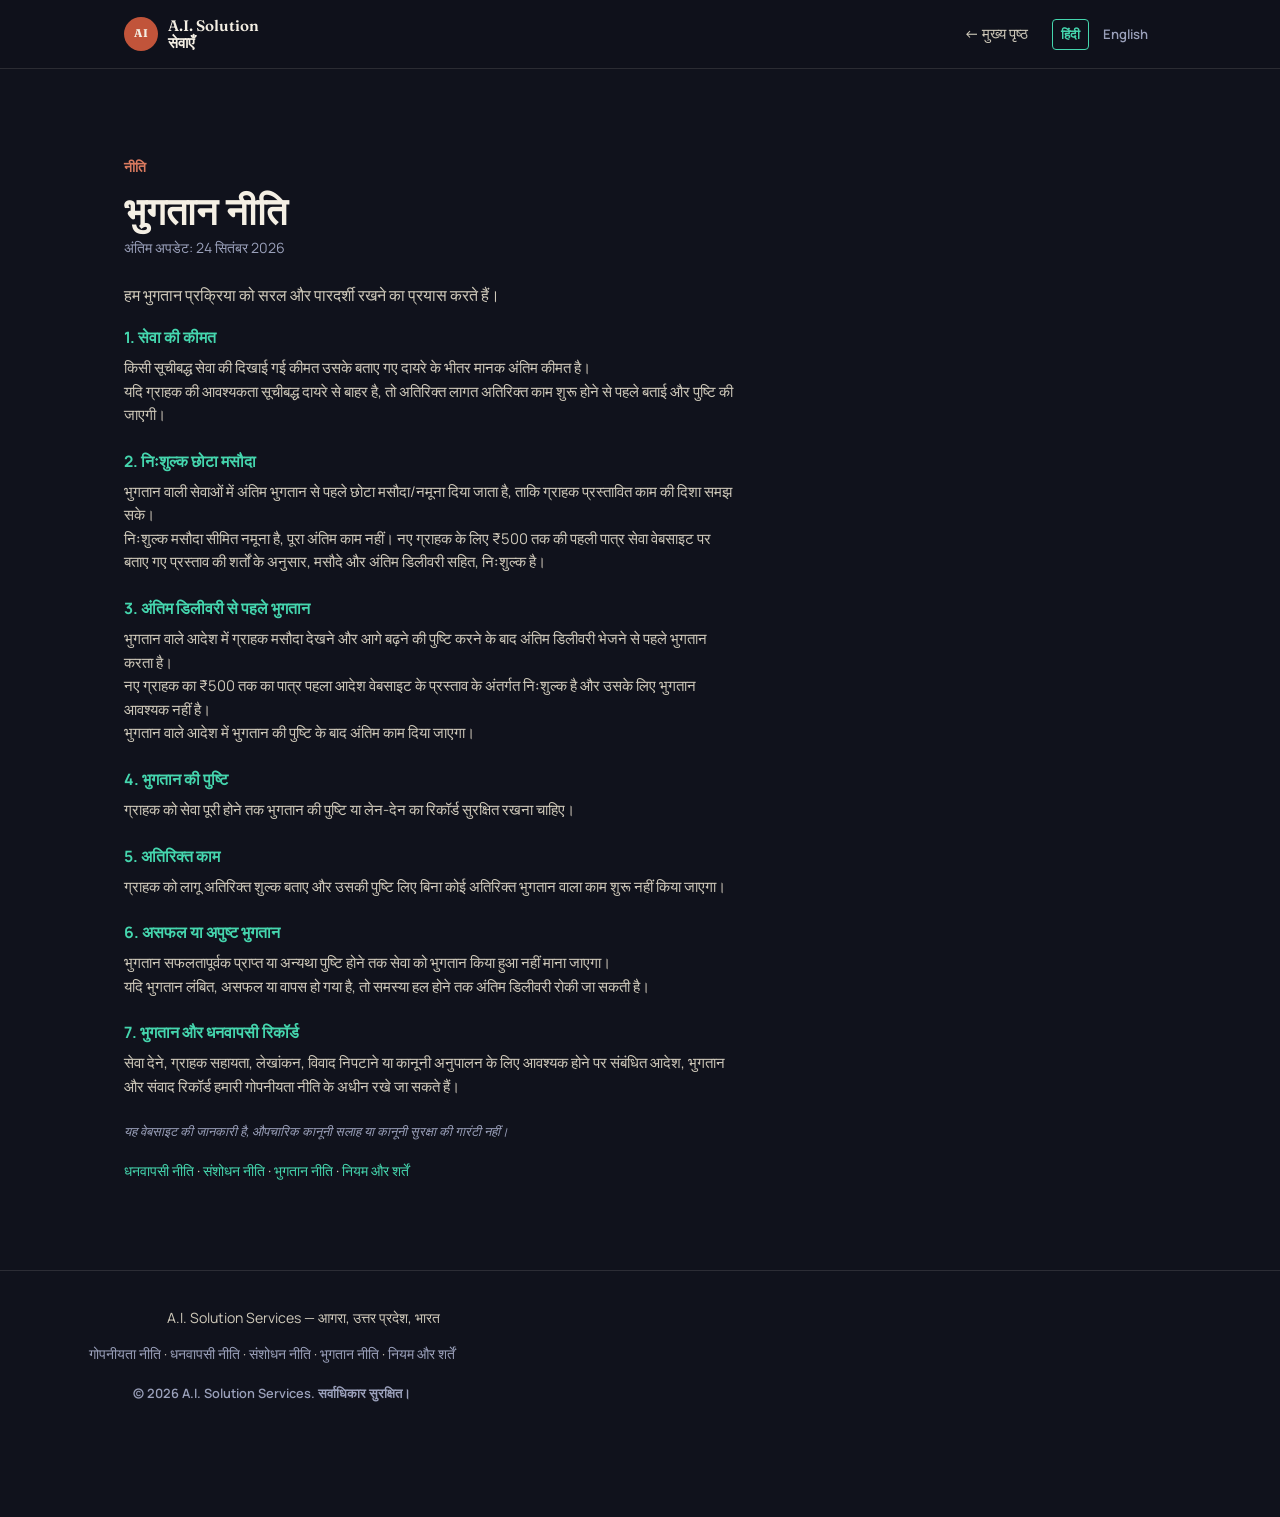
<file: hi/payment-policy.html>
<!DOCTYPE html>
<html lang="hi">
<head>
<meta charset="utf-8"/>
<meta content="width=device-width, initial-scale=1.0" name="viewport"/>
<title>भुगतान नीति — A.I. Solution Services</title>
<meta content="भुगतान नीति — A.I. Solution Services" name="description"/>
<meta content="noindex" name="robots"/>
<link href="data:image/svg+xml,&lt;svg xmlns='http://www.w3.org/2000/svg' viewBox='0 0 100 100'&gt;&lt;rect width='100' height='100' rx='20' fill='%2345d6ae'/&gt;&lt;text x='50' y='66' font-size='48' font-family='Arial,sans-serif' font-weight='700' text-anchor='middle' fill='%2310121c'&gt;AI&lt;/text&gt;&lt;/svg&gt;" rel="icon"/>
<link href="https://fonts.googleapis.com" rel="preconnect"/>
<link crossorigin="" href="https://fonts.gstatic.com" rel="preconnect"/>
<link href="https://fonts.googleapis.com/css2?family=Fraunces:opsz,wght@9..144,400;9..144,500;9..144,600;9..144,700&amp;family=Manrope:wght@400;500;600;700;800&amp;display=swap" rel="stylesheet"/>
<link href="../style.css" rel="stylesheet"/>
</head>
<body>
<header class="site-header" id="top">
<div class="header-inner">
<a class="brand" href="../hi/">
<span aria-hidden="true" class="brand-mark">AI</span>
<span class="brand-text">A.I. Solution<br/>सेवाएँ</span>
</a>
<nav class="main-nav"><a href="../hi/">← मुख्य पृष्ठ</a></nav>
<nav aria-label="Language" class="lang-switch"><span aria-current="page" class="lang-current">हिंदी</span><a href="../en/" lang="en">English</a></nav></div>
</header>
<main id="main"><section class="section policy-page"><div class="section-inner"><p class="section-label">नीति</p><h1>भुगतान नीति</h1><p class="policy-updated">अंतिम अपडेट: 24 सितंबर 2026</p><p>हम भुगतान प्रक्रिया को सरल और पारदर्शी रखने का प्रयास करते हैं।</p>
<div class="privacy-item"><h4>1. सेवा की कीमत</h4><p>किसी सूचीबद्ध सेवा की दिखाई गई कीमत उसके बताए गए दायरे के भीतर मानक अंतिम कीमत है।</p><p>यदि ग्राहक की आवश्यकता सूचीबद्ध दायरे से बाहर है, तो अतिरिक्त लागत अतिरिक्त काम शुरू होने से पहले बताई और पुष्टि की जाएगी।</p></div>
<div class="privacy-item"><h4>2. निःशुल्क छोटा मसौदा</h4><p>भुगतान वाली सेवाओं में अंतिम भुगतान से पहले छोटा मसौदा/नमूना दिया जाता है, ताकि ग्राहक प्रस्तावित काम की दिशा समझ सके।</p><p>निःशुल्क मसौदा सीमित नमूना है, पूरा अंतिम काम नहीं। नए ग्राहक के लिए ₹500 तक की पहली पात्र सेवा वेबसाइट पर बताए गए प्रस्ताव की शर्तों के अनुसार, मसौदे और अंतिम डिलीवरी सहित, निःशुल्क है।</p></div>
<div class="privacy-item"><h4>3. अंतिम डिलीवरी से पहले भुगतान</h4><p>भुगतान वाले आदेश में ग्राहक मसौदा देखने और आगे बढ़ने की पुष्टि करने के बाद अंतिम डिलीवरी भेजने से पहले भुगतान करता है।</p><p>नए ग्राहक का ₹500 तक का पात्र पहला आदेश वेबसाइट के प्रस्ताव के अंतर्गत निःशुल्क है और उसके लिए भुगतान आवश्यक नहीं है।</p><p>भुगतान वाले आदेश में भुगतान की पुष्टि के बाद अंतिम काम दिया जाएगा।</p></div>
<div class="privacy-item"><h4>4. भुगतान की पुष्टि</h4><p>ग्राहक को सेवा पूरी होने तक भुगतान की पुष्टि या लेन-देन का रिकॉर्ड सुरक्षित रखना चाहिए।</p></div>
<div class="privacy-item"><h4>5. अतिरिक्त काम</h4><p>ग्राहक को लागू अतिरिक्त शुल्क बताए और उसकी पुष्टि लिए बिना कोई अतिरिक्त भुगतान वाला काम शुरू नहीं किया जाएगा।</p></div>
<div class="privacy-item"><h4>6. असफल या अपुष्ट भुगतान</h4><p>भुगतान सफलतापूर्वक प्राप्त या अन्यथा पुष्टि होने तक सेवा को भुगतान किया हुआ नहीं माना जाएगा।</p><p>यदि भुगतान लंबित, असफल या वापस हो गया है, तो समस्या हल होने तक अंतिम डिलीवरी रोकी जा सकती है।</p></div>
<div class="privacy-item"><h4>7. भुगतान और धनवापसी रिकॉर्ड</h4><p>सेवा देने, ग्राहक सहायता, लेखांकन, विवाद निपटाने या कानूनी अनुपालन के लिए आवश्यक होने पर संबंधित आदेश, भुगतान और संवाद रिकॉर्ड हमारी गोपनीयता नीति के अधीन रखे जा सकते हैं।</p></div><p class="privacy-disclaimer">यह वेबसाइट की जानकारी है, औपचारिक कानूनी सलाह या कानूनी सुरक्षा की गारंटी नहीं।</p><p class="policy-links"><a href="refund-policy.html">धनवापसी नीति</a> · <a href="revision-policy.html">संशोधन नीति</a> · <a href="payment-policy.html">भुगतान नीति</a> · <a href="terms-and-conditions.html">नियम और शर्तें</a></p></div></section></main>
<footer class="site-footer">
<p>A.I. Solution Services — आगरा, उत्तर प्रदेश, भारत</p>
<p class="footer-links"><a href="index.html#privacy">गोपनीयता नीति</a> · <a href="refund-policy.html">धनवापसी नीति</a> · <a href="revision-policy.html">संशोधन नीति</a> · <a href="payment-policy.html">भुगतान नीति</a> · <a href="terms-and-conditions.html">नियम और शर्तें</a></p>
<p class="footer-copyright">© 2026 A.I. Solution Services. सर्वाधिकार सुरक्षित।</p>
</footer>
</body>
</html>
</file>
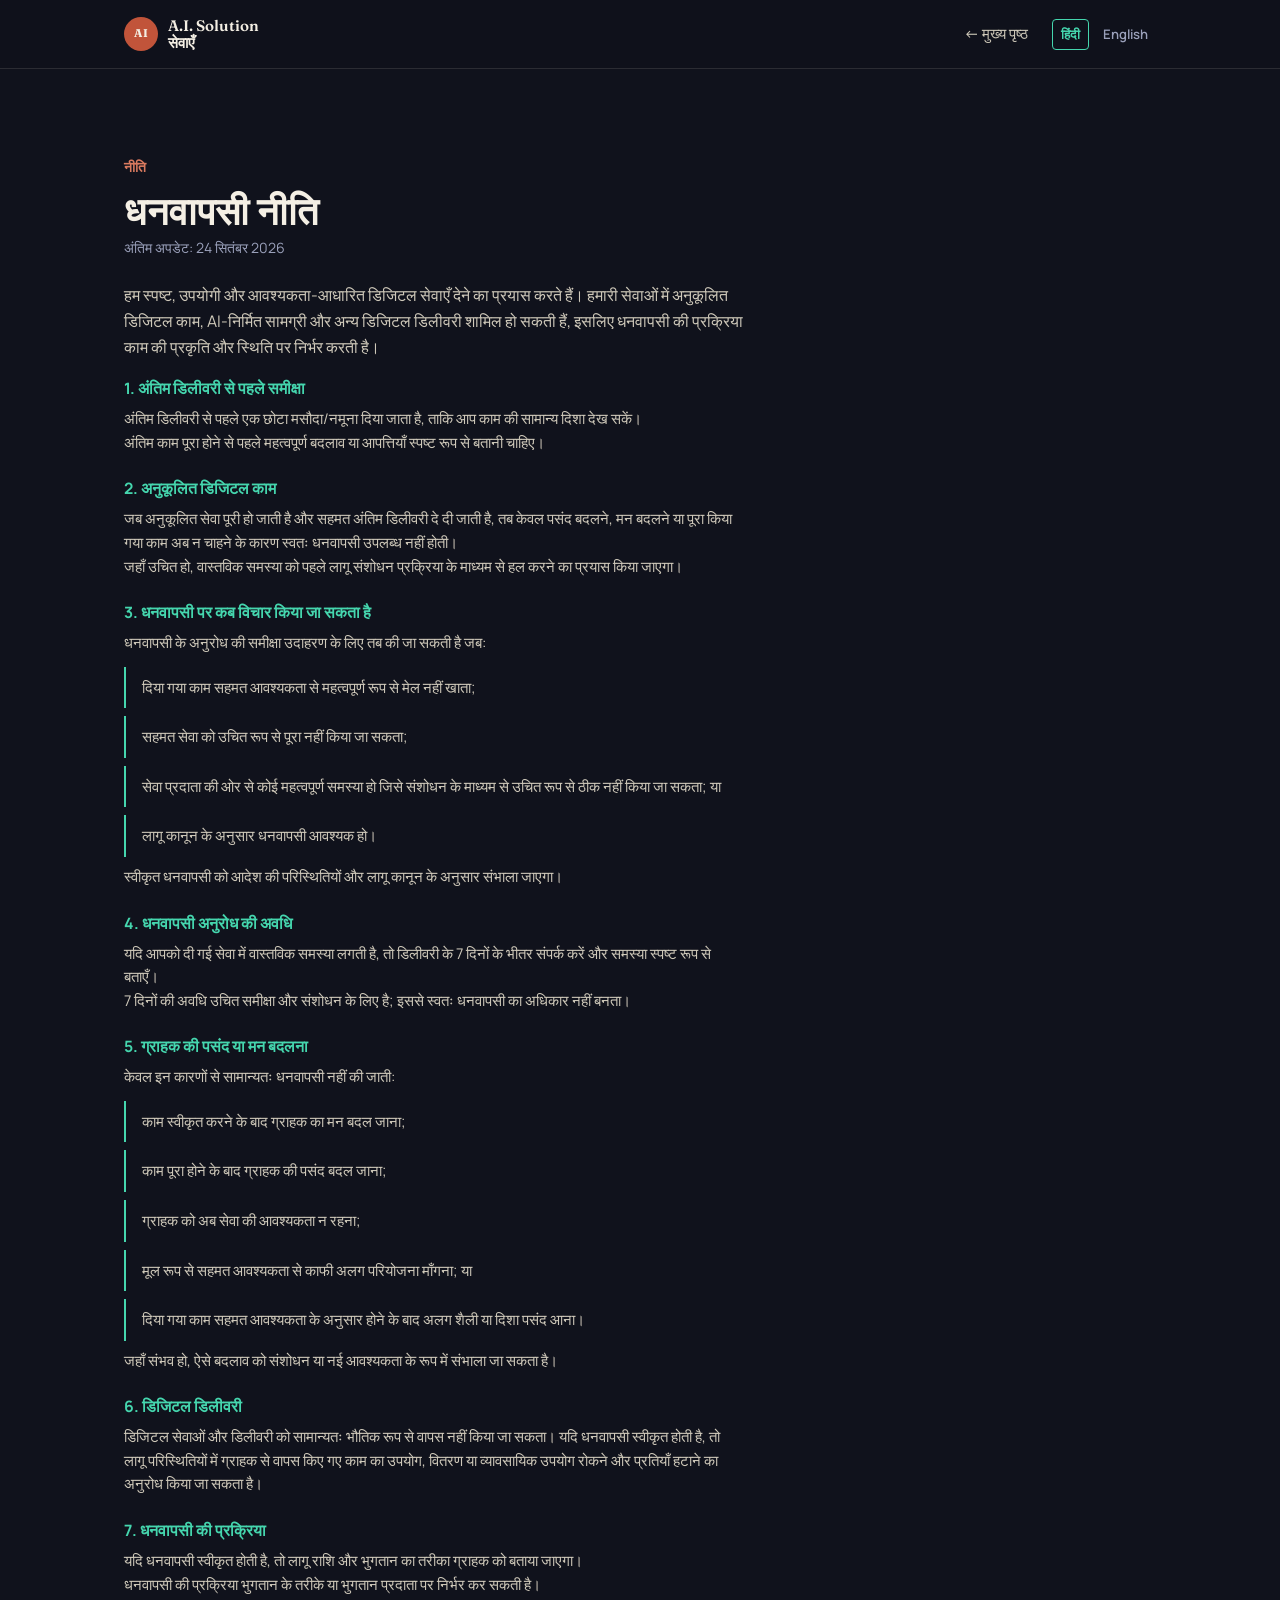
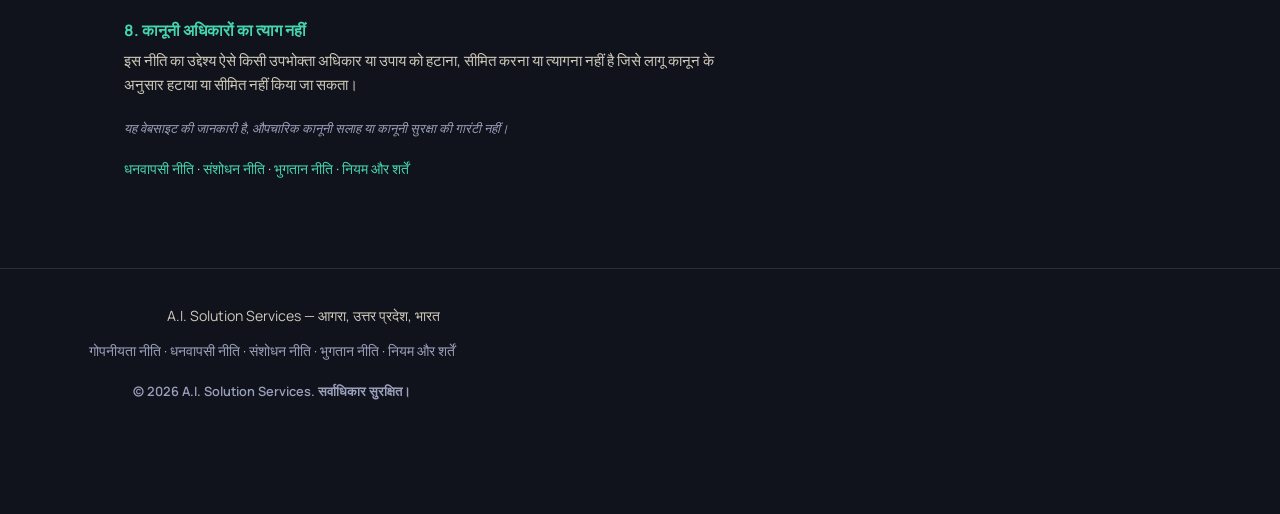
<file: hi/refund-policy.html>
<!DOCTYPE html>
<html lang="hi">
<head>
<meta charset="utf-8"/>
<meta content="width=device-width, initial-scale=1.0" name="viewport"/>
<title>धनवापसी नीति — A.I. Solution Services</title>
<meta content="धनवापसी नीति — A.I. Solution Services" name="description"/>
<meta content="noindex" name="robots"/>
<link href="data:image/svg+xml,&lt;svg xmlns='http://www.w3.org/2000/svg' viewBox='0 0 100 100'&gt;&lt;rect width='100' height='100' rx='20' fill='%2345d6ae'/&gt;&lt;text x='50' y='66' font-size='48' font-family='Arial,sans-serif' font-weight='700' text-anchor='middle' fill='%2310121c'&gt;AI&lt;/text&gt;&lt;/svg&gt;" rel="icon"/>
<link href="https://fonts.googleapis.com" rel="preconnect"/>
<link crossorigin="" href="https://fonts.gstatic.com" rel="preconnect"/>
<link href="https://fonts.googleapis.com/css2?family=Fraunces:opsz,wght@9..144,400;9..144,500;9..144,600;9..144,700&amp;family=Manrope:wght@400;500;600;700;800&amp;display=swap" rel="stylesheet"/>
<link href="../style.css" rel="stylesheet"/>
</head>
<body>
<header class="site-header" id="top">
<div class="header-inner">
<a class="brand" href="../hi/">
<span aria-hidden="true" class="brand-mark">AI</span>
<span class="brand-text">A.I. Solution<br/>सेवाएँ</span>
</a>
<nav class="main-nav"><a href="../hi/">← मुख्य पृष्ठ</a></nav>
<nav aria-label="Language" class="lang-switch"><span aria-current="page" class="lang-current">हिंदी</span><a href="../en/" lang="en">English</a></nav></div>
</header>
<main id="main"><section class="section policy-page"><div class="section-inner"><p class="section-label">नीति</p><h1>धनवापसी नीति</h1><p class="policy-updated">अंतिम अपडेट: 24 सितंबर 2026</p><p>हम स्पष्ट, उपयोगी और आवश्यकता-आधारित डिजिटल सेवाएँ देने का प्रयास करते हैं। हमारी सेवाओं में अनुकूलित डिजिटल काम, AI-निर्मित सामग्री और अन्य डिजिटल डिलीवरी शामिल हो सकती हैं, इसलिए धनवापसी की प्रक्रिया काम की प्रकृति और स्थिति पर निर्भर करती है।</p>
<div class="privacy-item"><h4>1. अंतिम डिलीवरी से पहले समीक्षा</h4><p>अंतिम डिलीवरी से पहले एक छोटा मसौदा/नमूना दिया जाता है, ताकि आप काम की सामान्य दिशा देख सकें।</p><p>अंतिम काम पूरा होने से पहले महत्वपूर्ण बदलाव या आपत्तियाँ स्पष्ट रूप से बतानी चाहिए।</p></div>
<div class="privacy-item"><h4>2. अनुकूलित डिजिटल काम</h4><p>जब अनुकूलित सेवा पूरी हो जाती है और सहमत अंतिम डिलीवरी दे दी जाती है, तब केवल पसंद बदलने, मन बदलने या पूरा किया गया काम अब न चाहने के कारण स्वतः धनवापसी उपलब्ध नहीं होती।</p><p>जहाँ उचित हो, वास्तविक समस्या को पहले लागू संशोधन प्रक्रिया के माध्यम से हल करने का प्रयास किया जाएगा।</p></div>
<div class="privacy-item"><h4>3. धनवापसी पर कब विचार किया जा सकता है</h4><p>धनवापसी के अनुरोध की समीक्षा उदाहरण के लिए तब की जा सकती है जब:</p><ul class="credentials-list"><li>दिया गया काम सहमत आवश्यकता से महत्वपूर्ण रूप से मेल नहीं खाता;</li><li>सहमत सेवा को उचित रूप से पूरा नहीं किया जा सकता;</li><li>सेवा प्रदाता की ओर से कोई महत्वपूर्ण समस्या हो जिसे संशोधन के माध्यम से उचित रूप से ठीक नहीं किया जा सकता; या</li><li>लागू कानून के अनुसार धनवापसी आवश्यक हो।</li></ul><p>स्वीकृत धनवापसी को आदेश की परिस्थितियों और लागू कानून के अनुसार संभाला जाएगा।</p></div>
<div class="privacy-item"><h4>4. धनवापसी अनुरोध की अवधि</h4><p>यदि आपको दी गई सेवा में वास्तविक समस्या लगती है, तो डिलीवरी के 7 दिनों के भीतर संपर्क करें और समस्या स्पष्ट रूप से बताएँ।</p><p>7 दिनों की अवधि उचित समीक्षा और संशोधन के लिए है; इससे स्वतः धनवापसी का अधिकार नहीं बनता।</p></div>
<div class="privacy-item"><h4>5. ग्राहक की पसंद या मन बदलना</h4><p>केवल इन कारणों से सामान्यतः धनवापसी नहीं की जाती:</p><ul class="credentials-list"><li>काम स्वीकृत करने के बाद ग्राहक का मन बदल जाना;</li><li>काम पूरा होने के बाद ग्राहक की पसंद बदल जाना;</li><li>ग्राहक को अब सेवा की आवश्यकता न रहना;</li><li>मूल रूप से सहमत आवश्यकता से काफी अलग परियोजना माँगना; या</li><li>दिया गया काम सहमत आवश्यकता के अनुसार होने के बाद अलग शैली या दिशा पसंद आना।</li></ul><p>जहाँ संभव हो, ऐसे बदलाव को संशोधन या नई आवश्यकता के रूप में संभाला जा सकता है।</p></div>
<div class="privacy-item"><h4>6. डिजिटल डिलीवरी</h4><p>डिजिटल सेवाओं और डिलीवरी को सामान्यतः भौतिक रूप से वापस नहीं किया जा सकता। यदि धनवापसी स्वीकृत होती है, तो लागू परिस्थितियों में ग्राहक से वापस किए गए काम का उपयोग, वितरण या व्यावसायिक उपयोग रोकने और प्रतियाँ हटाने का अनुरोध किया जा सकता है।</p></div>
<div class="privacy-item"><h4>7. धनवापसी की प्रक्रिया</h4><p>यदि धनवापसी स्वीकृत होती है, तो लागू राशि और भुगतान का तरीका ग्राहक को बताया जाएगा।</p><p>धनवापसी की प्रक्रिया भुगतान के तरीके या भुगतान प्रदाता पर निर्भर कर सकती है।</p></div>
<div class="privacy-item"><h4>8. कानूनी अधिकारों का त्याग नहीं</h4><p>इस नीति का उद्देश्य ऐसे किसी उपभोक्ता अधिकार या उपाय को हटाना, सीमित करना या त्यागना नहीं है जिसे लागू कानून के अनुसार हटाया या सीमित नहीं किया जा सकता।</p></div><p class="privacy-disclaimer">यह वेबसाइट की जानकारी है, औपचारिक कानूनी सलाह या कानूनी सुरक्षा की गारंटी नहीं।</p><p class="policy-links"><a href="refund-policy.html">धनवापसी नीति</a> · <a href="revision-policy.html">संशोधन नीति</a> · <a href="payment-policy.html">भुगतान नीति</a> · <a href="terms-and-conditions.html">नियम और शर्तें</a></p></div></section></main>
<footer class="site-footer">
<p>A.I. Solution Services — आगरा, उत्तर प्रदेश, भारत</p>
<p class="footer-links"><a href="index.html#privacy">गोपनीयता नीति</a> · <a href="refund-policy.html">धनवापसी नीति</a> · <a href="revision-policy.html">संशोधन नीति</a> · <a href="payment-policy.html">भुगतान नीति</a> · <a href="terms-and-conditions.html">नियम और शर्तें</a></p>
<p class="footer-copyright">© 2026 A.I. Solution Services. सर्वाधिकार सुरक्षित।</p>
</footer>
</body>
</html>
</file>
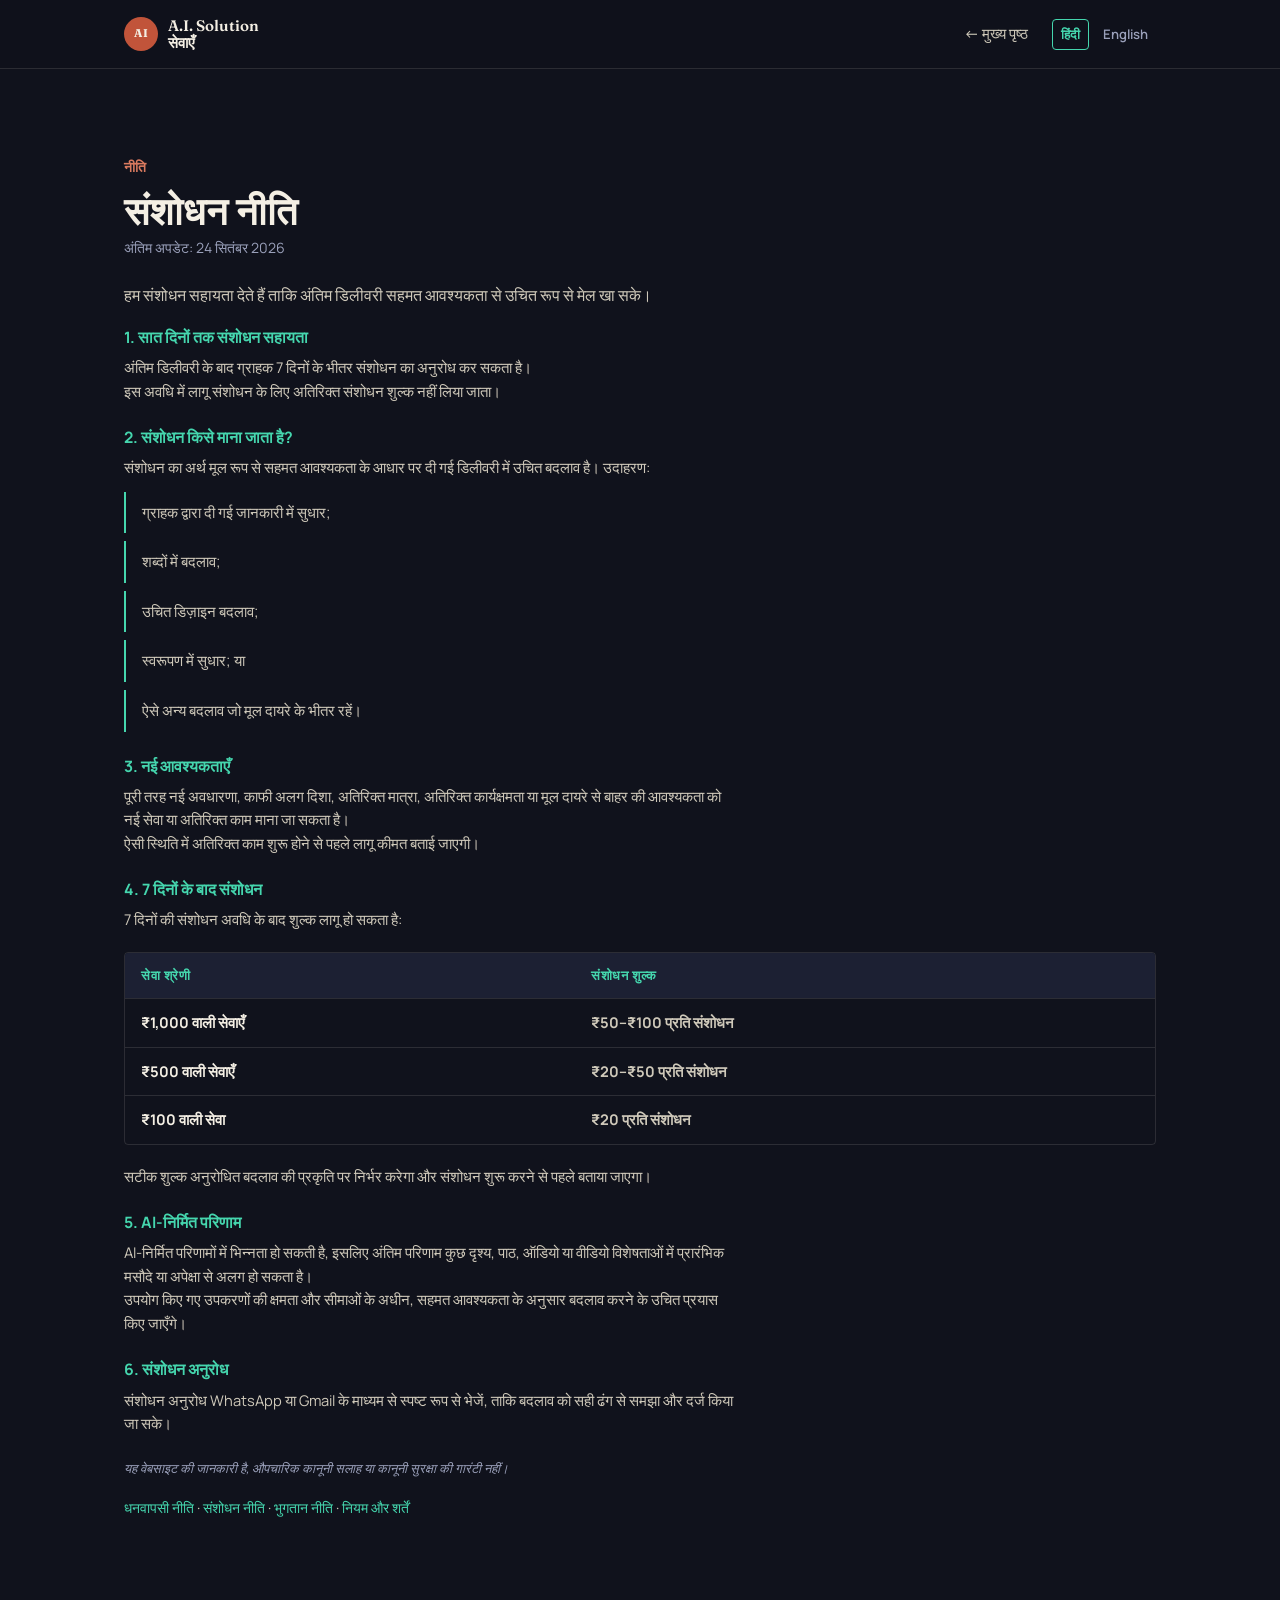
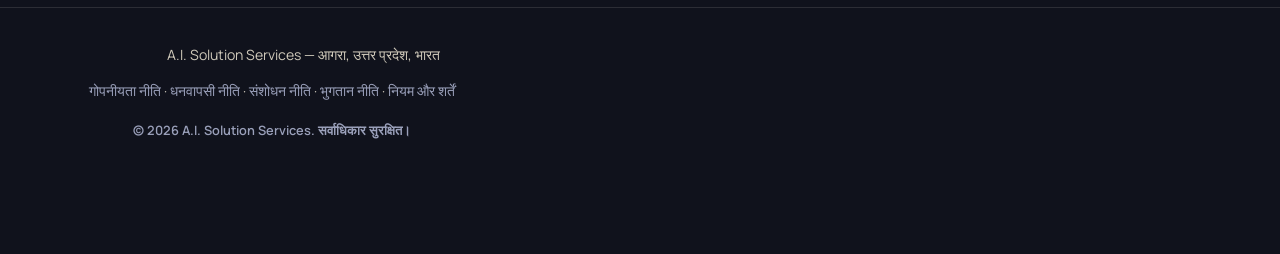
<file: hi/revision-policy.html>
<!DOCTYPE html>
<html lang="hi">
<head>
<meta charset="utf-8"/>
<meta content="width=device-width, initial-scale=1.0" name="viewport"/>
<title>संशोधन नीति — A.I. Solution Services</title>
<meta content="संशोधन नीति — A.I. Solution Services" name="description"/>
<meta content="noindex" name="robots"/>
<link href="data:image/svg+xml,&lt;svg xmlns='http://www.w3.org/2000/svg' viewBox='0 0 100 100'&gt;&lt;rect width='100' height='100' rx='20' fill='%2345d6ae'/&gt;&lt;text x='50' y='66' font-size='48' font-family='Arial,sans-serif' font-weight='700' text-anchor='middle' fill='%2310121c'&gt;AI&lt;/text&gt;&lt;/svg&gt;" rel="icon"/>
<link href="https://fonts.googleapis.com" rel="preconnect"/>
<link crossorigin="" href="https://fonts.gstatic.com" rel="preconnect"/>
<link href="https://fonts.googleapis.com/css2?family=Fraunces:opsz,wght@9..144,400;9..144,500;9..144,600;9..144,700&amp;family=Manrope:wght@400;500;600;700;800&amp;display=swap" rel="stylesheet"/>
<link href="../style.css" rel="stylesheet"/>
</head>
<body>
<header class="site-header" id="top">
<div class="header-inner">
<a class="brand" href="../hi/">
<span aria-hidden="true" class="brand-mark">AI</span>
<span class="brand-text">A.I. Solution<br/>सेवाएँ</span>
</a>
<nav class="main-nav"><a href="../hi/">← मुख्य पृष्ठ</a></nav>
<nav aria-label="Language" class="lang-switch"><span aria-current="page" class="lang-current">हिंदी</span><a href="../en/" lang="en">English</a></nav></div>
</header>
<main id="main"><section class="section policy-page"><div class="section-inner"><p class="section-label">नीति</p><h1>संशोधन नीति</h1><p class="policy-updated">अंतिम अपडेट: 24 सितंबर 2026</p><p>हम संशोधन सहायता देते हैं ताकि अंतिम डिलीवरी सहमत आवश्यकता से उचित रूप से मेल खा सके।</p>
<div class="privacy-item"><h4>1. सात दिनों तक संशोधन सहायता</h4><p>अंतिम डिलीवरी के बाद ग्राहक 7 दिनों के भीतर संशोधन का अनुरोध कर सकता है।</p><p>इस अवधि में लागू संशोधन के लिए अतिरिक्त संशोधन शुल्क नहीं लिया जाता।</p></div>
<div class="privacy-item"><h4>2. संशोधन किसे माना जाता है?</h4><p>संशोधन का अर्थ मूल रूप से सहमत आवश्यकता के आधार पर दी गई डिलीवरी में उचित बदलाव है। उदाहरण:</p><ul class="credentials-list"><li>ग्राहक द्वारा दी गई जानकारी में सुधार;</li><li>शब्दों में बदलाव;</li><li>उचित डिज़ाइन बदलाव;</li><li>स्वरूपण में सुधार; या</li><li>ऐसे अन्य बदलाव जो मूल दायरे के भीतर रहें।</li></ul></div>
<div class="privacy-item"><h4>3. नई आवश्यकताएँ</h4><p>पूरी तरह नई अवधारणा, काफी अलग दिशा, अतिरिक्त मात्रा, अतिरिक्त कार्यक्षमता या मूल दायरे से बाहर की आवश्यकता को नई सेवा या अतिरिक्त काम माना जा सकता है।</p><p>ऐसी स्थिति में अतिरिक्त काम शुरू होने से पहले लागू कीमत बताई जाएगी।</p></div>
<div class="privacy-item"><h4>4. 7 दिनों के बाद संशोधन</h4><p>7 दिनों की संशोधन अवधि के बाद शुल्क लागू हो सकता है:</p><div class="table-scroll"><table class="pricing-table"><thead><tr><th>सेवा श्रेणी</th><th>संशोधन शुल्क</th></tr></thead><tbody><tr><td>₹1,000 वाली सेवाएँ</td><td>₹50–₹100 प्रति संशोधन</td></tr><tr><td>₹500 वाली सेवाएँ</td><td>₹20–₹50 प्रति संशोधन</td></tr><tr><td>₹100 वाली सेवा</td><td>₹20 प्रति संशोधन</td></tr></tbody></table></div><p>सटीक शुल्क अनुरोधित बदलाव की प्रकृति पर निर्भर करेगा और संशोधन शुरू करने से पहले बताया जाएगा।</p></div>
<div class="privacy-item"><h4>5. AI-निर्मित परिणाम</h4><p>AI-निर्मित परिणामों में भिन्नता हो सकती है, इसलिए अंतिम परिणाम कुछ दृश्य, पाठ, ऑडियो या वीडियो विशेषताओं में प्रारंभिक मसौदे या अपेक्षा से अलग हो सकता है।</p><p>उपयोग किए गए उपकरणों की क्षमता और सीमाओं के अधीन, सहमत आवश्यकता के अनुसार बदलाव करने के उचित प्रयास किए जाएँगे।</p></div>
<div class="privacy-item"><h4>6. संशोधन अनुरोध</h4><p>संशोधन अनुरोध WhatsApp या Gmail के माध्यम से स्पष्ट रूप से भेजें, ताकि बदलाव को सही ढंग से समझा और दर्ज किया जा सके।</p></div><p class="privacy-disclaimer">यह वेबसाइट की जानकारी है, औपचारिक कानूनी सलाह या कानूनी सुरक्षा की गारंटी नहीं।</p><p class="policy-links"><a href="refund-policy.html">धनवापसी नीति</a> · <a href="revision-policy.html">संशोधन नीति</a> · <a href="payment-policy.html">भुगतान नीति</a> · <a href="terms-and-conditions.html">नियम और शर्तें</a></p></div></section></main>
<footer class="site-footer">
<p>A.I. Solution Services — आगरा, उत्तर प्रदेश, भारत</p>
<p class="footer-links"><a href="index.html#privacy">गोपनीयता नीति</a> · <a href="refund-policy.html">धनवापसी नीति</a> · <a href="revision-policy.html">संशोधन नीति</a> · <a href="payment-policy.html">भुगतान नीति</a> · <a href="terms-and-conditions.html">नियम और शर्तें</a></p>
<p class="footer-copyright">© 2026 A.I. Solution Services. सर्वाधिकार सुरक्षित।</p>
</footer>
</body>
</html>
</file>
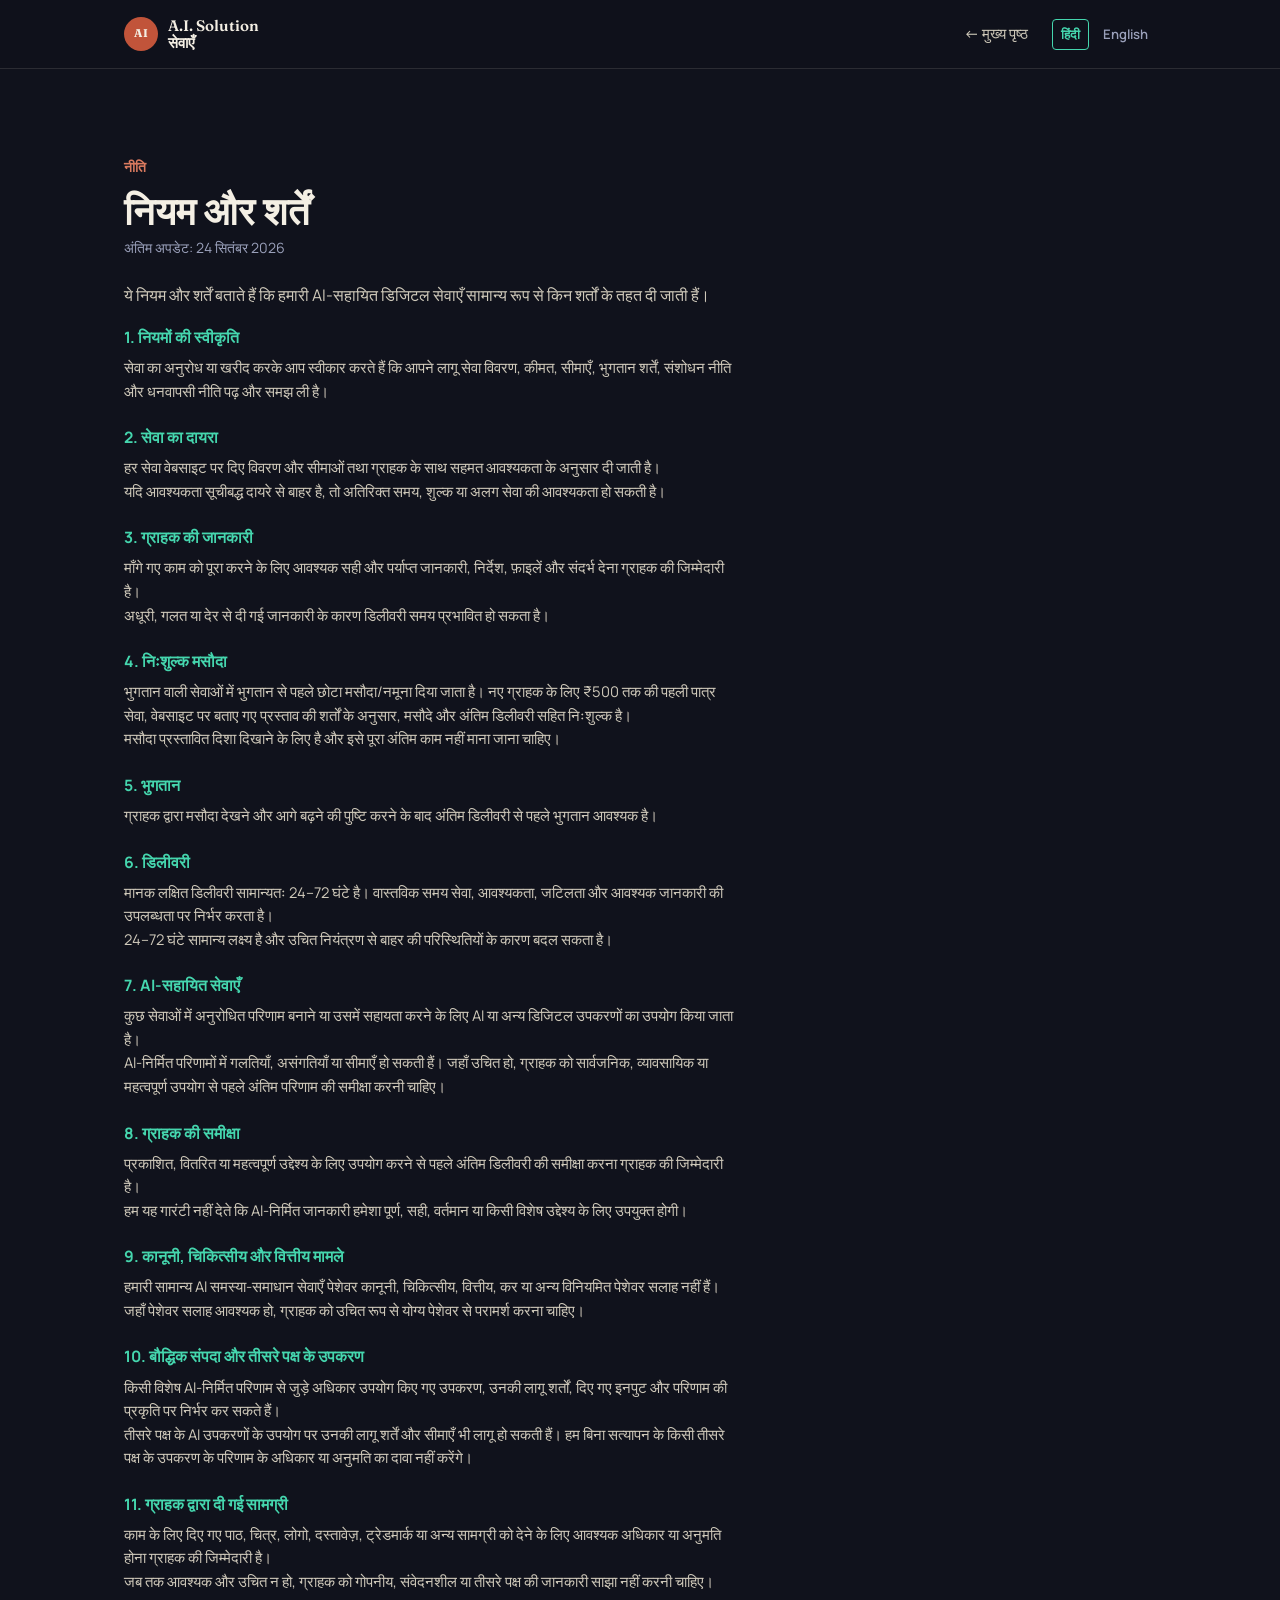
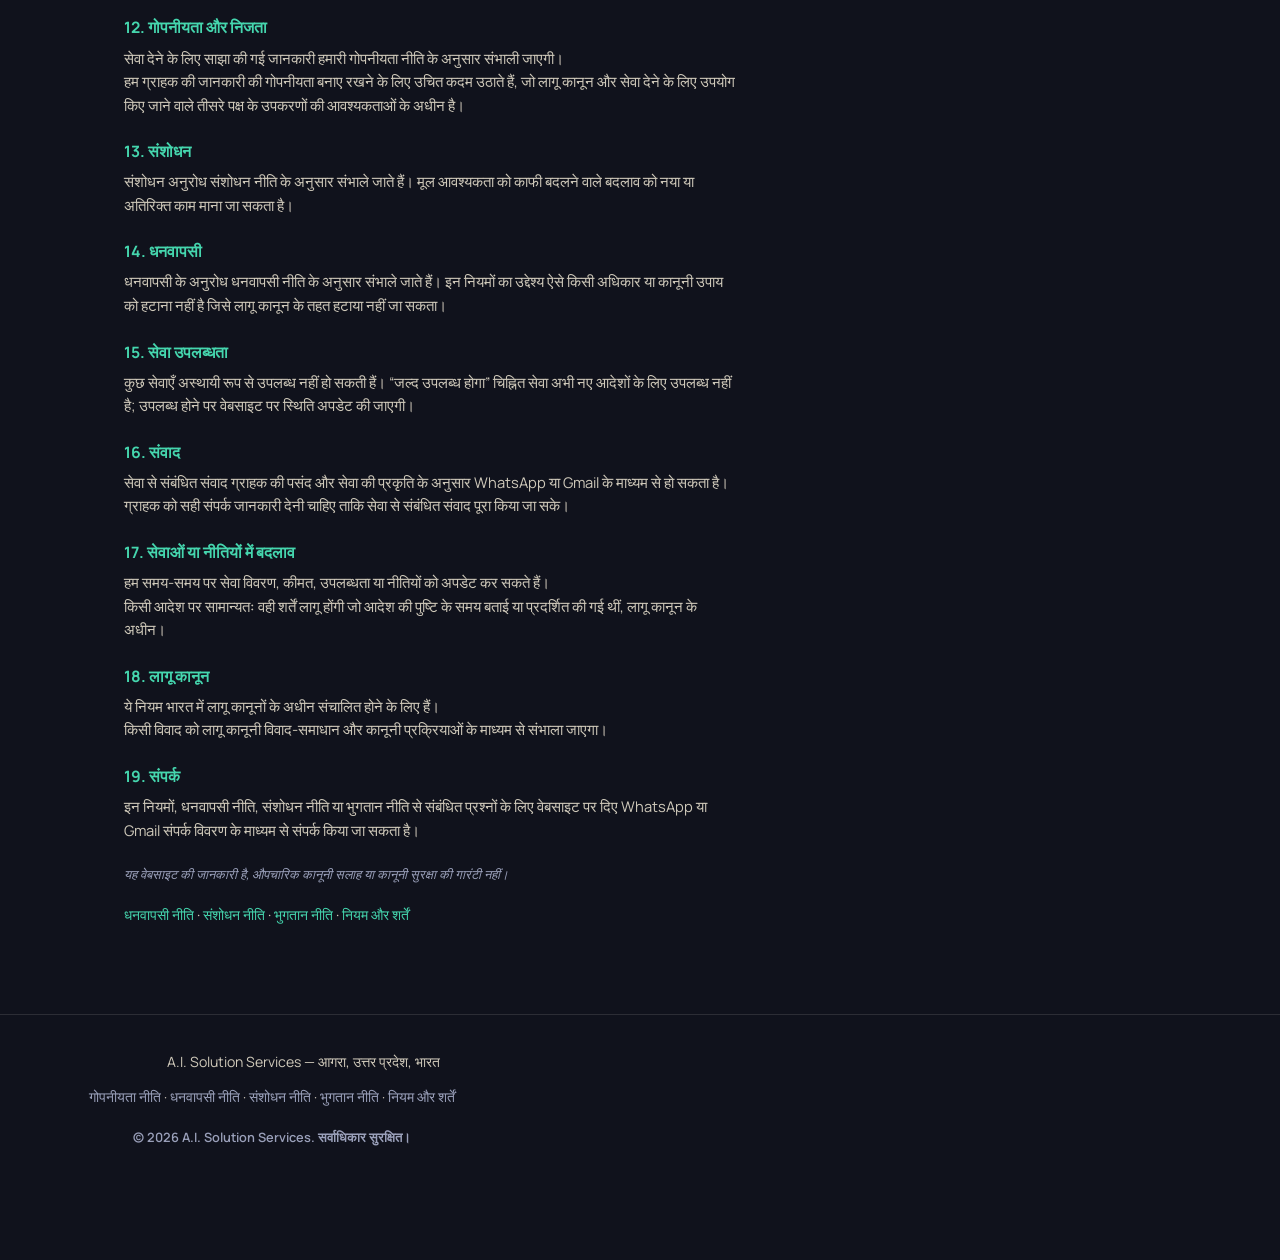
<file: hi/terms-and-conditions.html>
<!DOCTYPE html>
<html lang="hi">
<head>
<meta charset="utf-8"/>
<meta content="width=device-width, initial-scale=1.0" name="viewport"/>
<title>नियम और शर्तें — A.I. Solution Services</title>
<meta content="नियम और शर्तें — A.I. Solution Services" name="description"/>
<meta content="noindex" name="robots"/>
<link href="data:image/svg+xml,&lt;svg xmlns='http://www.w3.org/2000/svg' viewBox='0 0 100 100'&gt;&lt;rect width='100' height='100' rx='20' fill='%2345d6ae'/&gt;&lt;text x='50' y='66' font-size='48' font-family='Arial,sans-serif' font-weight='700' text-anchor='middle' fill='%2310121c'&gt;AI&lt;/text&gt;&lt;/svg&gt;" rel="icon"/>
<link href="https://fonts.googleapis.com" rel="preconnect"/>
<link crossorigin="" href="https://fonts.gstatic.com" rel="preconnect"/>
<link href="https://fonts.googleapis.com/css2?family=Fraunces:opsz,wght@9..144,400;9..144,500;9..144,600;9..144,700&amp;family=Manrope:wght@400;500;600;700;800&amp;display=swap" rel="stylesheet"/>
<link href="../style.css" rel="stylesheet"/>
</head>
<body>
<header class="site-header" id="top">
<div class="header-inner">
<a class="brand" href="../hi/">
<span aria-hidden="true" class="brand-mark">AI</span>
<span class="brand-text">A.I. Solution<br/>सेवाएँ</span>
</a>
<nav class="main-nav"><a href="../hi/">← मुख्य पृष्ठ</a></nav>
<nav aria-label="Language" class="lang-switch"><span aria-current="page" class="lang-current">हिंदी</span><a href="../en/" lang="en">English</a></nav></div>
</header>
<main id="main"><section class="section policy-page"><div class="section-inner"><p class="section-label">नीति</p><h1>नियम और शर्तें</h1><p class="policy-updated">अंतिम अपडेट: 24 सितंबर 2026</p><p>ये नियम और शर्तें बताते हैं कि हमारी AI-सहायित डिजिटल सेवाएँ सामान्य रूप से किन शर्तों के तहत दी जाती हैं।</p>
<div class="privacy-item"><h4>1. नियमों की स्वीकृति</h4><p>सेवा का अनुरोध या खरीद करके आप स्वीकार करते हैं कि आपने लागू सेवा विवरण, कीमत, सीमाएँ, भुगतान शर्तें, संशोधन नीति और धनवापसी नीति पढ़ और समझ ली है।</p></div>
<div class="privacy-item"><h4>2. सेवा का दायरा</h4><p>हर सेवा वेबसाइट पर दिए विवरण और सीमाओं तथा ग्राहक के साथ सहमत आवश्यकता के अनुसार दी जाती है।</p><p>यदि आवश्यकता सूचीबद्ध दायरे से बाहर है, तो अतिरिक्त समय, शुल्क या अलग सेवा की आवश्यकता हो सकती है।</p></div>
<div class="privacy-item"><h4>3. ग्राहक की जानकारी</h4><p>माँगे गए काम को पूरा करने के लिए आवश्यक सही और पर्याप्त जानकारी, निर्देश, फ़ाइलें और संदर्भ देना ग्राहक की जिम्मेदारी है।</p><p>अधूरी, गलत या देर से दी गई जानकारी के कारण डिलीवरी समय प्रभावित हो सकता है।</p></div>
<div class="privacy-item"><h4>4. निःशुल्क मसौदा</h4><p>भुगतान वाली सेवाओं में भुगतान से पहले छोटा मसौदा/नमूना दिया जाता है। नए ग्राहक के लिए ₹500 तक की पहली पात्र सेवा, वेबसाइट पर बताए गए प्रस्ताव की शर्तों के अनुसार, मसौदे और अंतिम डिलीवरी सहित निःशुल्क है।</p><p>मसौदा प्रस्तावित दिशा दिखाने के लिए है और इसे पूरा अंतिम काम नहीं माना जाना चाहिए।</p></div>
<div class="privacy-item"><h4>5. भुगतान</h4><p>ग्राहक द्वारा मसौदा देखने और आगे बढ़ने की पुष्टि करने के बाद अंतिम डिलीवरी से पहले भुगतान आवश्यक है।</p></div>
<div class="privacy-item"><h4>6. डिलीवरी</h4><p>मानक लक्षित डिलीवरी सामान्यतः 24–72 घंटे है। वास्तविक समय सेवा, आवश्यकता, जटिलता और आवश्यक जानकारी की उपलब्धता पर निर्भर करता है।</p><p>24–72 घंटे सामान्य लक्ष्य है और उचित नियंत्रण से बाहर की परिस्थितियों के कारण बदल सकता है।</p></div>
<div class="privacy-item"><h4>7. AI-सहायित सेवाएँ</h4><p>कुछ सेवाओं में अनुरोधित परिणाम बनाने या उसमें सहायता करने के लिए AI या अन्य डिजिटल उपकरणों का उपयोग किया जाता है।</p><p>AI-निर्मित परिणामों में गलतियाँ, असंगतियाँ या सीमाएँ हो सकती हैं। जहाँ उचित हो, ग्राहक को सार्वजनिक, व्यावसायिक या महत्वपूर्ण उपयोग से पहले अंतिम परिणाम की समीक्षा करनी चाहिए।</p></div>
<div class="privacy-item"><h4>8. ग्राहक की समीक्षा</h4><p>प्रकाशित, वितरित या महत्वपूर्ण उद्देश्य के लिए उपयोग करने से पहले अंतिम डिलीवरी की समीक्षा करना ग्राहक की जिम्मेदारी है।</p><p>हम यह गारंटी नहीं देते कि AI-निर्मित जानकारी हमेशा पूर्ण, सही, वर्तमान या किसी विशेष उद्देश्य के लिए उपयुक्त होगी।</p></div>
<div class="privacy-item"><h4>9. कानूनी, चिकित्सीय और वित्तीय मामले</h4><p>हमारी सामान्य AI समस्या-समाधान सेवाएँ पेशेवर कानूनी, चिकित्सीय, वित्तीय, कर या अन्य विनियमित पेशेवर सलाह नहीं हैं।</p><p>जहाँ पेशेवर सलाह आवश्यक हो, ग्राहक को उचित रूप से योग्य पेशेवर से परामर्श करना चाहिए।</p></div>
<div class="privacy-item"><h4>10. बौद्धिक संपदा और तीसरे पक्ष के उपकरण</h4><p>किसी विशेष AI-निर्मित परिणाम से जुड़े अधिकार उपयोग किए गए उपकरण, उनकी लागू शर्तों, दिए गए इनपुट और परिणाम की प्रकृति पर निर्भर कर सकते हैं।</p><p>तीसरे पक्ष के AI उपकरणों के उपयोग पर उनकी लागू शर्तें और सीमाएँ भी लागू हो सकती हैं। हम बिना सत्यापन के किसी तीसरे पक्ष के उपकरण के परिणाम के अधिकार या अनुमति का दावा नहीं करेंगे।</p></div>
<div class="privacy-item"><h4>11. ग्राहक द्वारा दी गई सामग्री</h4><p>काम के लिए दिए गए पाठ, चित्र, लोगो, दस्तावेज़, ट्रेडमार्क या अन्य सामग्री को देने के लिए आवश्यक अधिकार या अनुमति होना ग्राहक की जिम्मेदारी है।</p><p>जब तक आवश्यक और उचित न हो, ग्राहक को गोपनीय, संवेदनशील या तीसरे पक्ष की जानकारी साझा नहीं करनी चाहिए।</p></div>
<div class="privacy-item"><h4>12. गोपनीयता और निजता</h4><p>सेवा देने के लिए साझा की गई जानकारी हमारी गोपनीयता नीति के अनुसार संभाली जाएगी।</p><p>हम ग्राहक की जानकारी की गोपनीयता बनाए रखने के लिए उचित कदम उठाते हैं, जो लागू कानून और सेवा देने के लिए उपयोग किए जाने वाले तीसरे पक्ष के उपकरणों की आवश्यकताओं के अधीन है।</p></div>
<div class="privacy-item"><h4>13. संशोधन</h4><p>संशोधन अनुरोध संशोधन नीति के अनुसार संभाले जाते हैं। मूल आवश्यकता को काफी बदलने वाले बदलाव को नया या अतिरिक्त काम माना जा सकता है।</p></div>
<div class="privacy-item"><h4>14. धनवापसी</h4><p>धनवापसी के अनुरोध धनवापसी नीति के अनुसार संभाले जाते हैं। इन नियमों का उद्देश्य ऐसे किसी अधिकार या कानूनी उपाय को हटाना नहीं है जिसे लागू कानून के तहत हटाया नहीं जा सकता।</p></div>
<div class="privacy-item"><h4>15. सेवा उपलब्धता</h4><p>कुछ सेवाएँ अस्थायी रूप से उपलब्ध नहीं हो सकती हैं। “जल्द उपलब्ध होगा” चिह्नित सेवा अभी नए आदेशों के लिए उपलब्ध नहीं है; उपलब्ध होने पर वेबसाइट पर स्थिति अपडेट की जाएगी।</p></div>
<div class="privacy-item"><h4>16. संवाद</h4><p>सेवा से संबंधित संवाद ग्राहक की पसंद और सेवा की प्रकृति के अनुसार WhatsApp या Gmail के माध्यम से हो सकता है।</p><p>ग्राहक को सही संपर्क जानकारी देनी चाहिए ताकि सेवा से संबंधित संवाद पूरा किया जा सके।</p></div>
<div class="privacy-item"><h4>17. सेवाओं या नीतियों में बदलाव</h4><p>हम समय-समय पर सेवा विवरण, कीमत, उपलब्धता या नीतियों को अपडेट कर सकते हैं।</p><p>किसी आदेश पर सामान्यतः वही शर्तें लागू होंगी जो आदेश की पुष्टि के समय बताई या प्रदर्शित की गई थीं, लागू कानून के अधीन।</p></div>
<div class="privacy-item"><h4>18. लागू कानून</h4><p>ये नियम भारत में लागू कानूनों के अधीन संचालित होने के लिए हैं।</p><p>किसी विवाद को लागू कानूनी विवाद-समाधान और कानूनी प्रक्रियाओं के माध्यम से संभाला जाएगा।</p></div>
<div class="privacy-item"><h4>19. संपर्क</h4><p>इन नियमों, धनवापसी नीति, संशोधन नीति या भुगतान नीति से संबंधित प्रश्नों के लिए वेबसाइट पर दिए WhatsApp या Gmail संपर्क विवरण के माध्यम से संपर्क किया जा सकता है।</p></div><p class="privacy-disclaimer">यह वेबसाइट की जानकारी है, औपचारिक कानूनी सलाह या कानूनी सुरक्षा की गारंटी नहीं।</p><p class="policy-links"><a href="refund-policy.html">धनवापसी नीति</a> · <a href="revision-policy.html">संशोधन नीति</a> · <a href="payment-policy.html">भुगतान नीति</a> · <a href="terms-and-conditions.html">नियम और शर्तें</a></p></div></section></main>
<footer class="site-footer">
<p>A.I. Solution Services — आगरा, उत्तर प्रदेश, भारत</p>
<p class="footer-links"><a href="index.html#privacy">गोपनीयता नीति</a> · <a href="refund-policy.html">धनवापसी नीति</a> · <a href="revision-policy.html">संशोधन नीति</a> · <a href="payment-policy.html">भुगतान नीति</a> · <a href="terms-and-conditions.html">नियम और शर्तें</a></p>
<p class="footer-copyright">© 2026 A.I. Solution Services. सर्वाधिकार सुरक्षित।</p>
</footer>
</body>
</html>
</file>
<file: style.css>
/* ============================================
   A.I. Solution Services — design tokens
   Palette: night-marble base + Agra sandstone accent + AI teal
   Type: Fraunces (display) + Manrope (body/UI)
   ============================================ */

:root {
  --bg: #10121c;
  --bg-panel: #171a28;
  --bg-panel-2: #1c2033;
  --ivory: #f4efe4;
  --ivory-dim: #cfc9ba;
  --muted: #9aa0ba;
  --brick: #c1543a;
  --brick-light: #d97a5f;
  --brick-dark: #8f3a25;
  --teal: #45d6ae;
  --line: rgba(244, 239, 228, 0.12);
  --line-strong: rgba(244, 239, 228, 0.22);
  --radius: 4px;
  --max: 1080px;
  --font-display: "Fraunces", Georgia, serif;
  --font-body: "Manrope", -apple-system, BlinkMacSystemFont, "Segoe UI", sans-serif;
}

* { box-sizing: border-box; }
html { scroll-behavior: smooth; }

body {
  margin: 0;
  background: var(--bg);
  color: var(--ivory);
  font-family: var(--font-body);
  font-size: 16px;
  line-height: 1.6;
  -webkit-font-smoothing: antialiased;
}

h1, h2, h3 {
  font-family: var(--font-display);
  font-weight: 600;
  line-height: 1.15;
  margin: 0 0 0.5em;
  color: var(--ivory);
}

p { margin: 0 0 1em; color: var(--ivory-dim); max-width: 62ch; }

a { color: var(--teal); text-decoration: none; }
a:hover { text-decoration: underline; }

:focus-visible {
  outline: 2px solid var(--teal);
  outline-offset: 3px;
}

.skip-link {
  position: absolute;
  left: -999px;
  top: 0;
  background: var(--teal);
  color: #0b0d14;
  padding: 10px 16px;
  z-index: 200;
}
.skip-link:focus { left: 8px; top: 8px; }

.section-inner, .header-inner {
  max-width: var(--max);
  margin: 0 auto;
  padding: 0 24px;
}

.section { padding: 88px 0; border-bottom: 1px solid var(--line); }
.section-alt { background: var(--bg-panel); }

.section-label {
  font-family: var(--font-body);
  font-weight: 700;
  font-size: 0.85rem;
  letter-spacing: 0.02em;
  color: var(--brick-light);
  margin: 0 0 10px;
}

.section h2 { font-size: clamp(1.7rem, 3.4vw, 2.4rem); max-width: 20ch; }
.section-intro { max-width: 55ch; }

/* ---------- Header ---------- */
.site-header {
  position: sticky;
  top: 0;
  z-index: 100;
  background: rgba(16, 18, 28, 0.92);
  backdrop-filter: blur(8px);
  border-bottom: 1px solid var(--line);
}

.header-inner {
  display: flex;
  align-items: center;
  gap: 24px;
  height: 68px;
}

.brand {
  display: flex;
  align-items: center;
  gap: 10px;
  margin-right: auto;
  color: var(--ivory);
}
.brand:hover { text-decoration: none; }

.brand-mark {
  width: 34px;
  height: 34px;
  border-radius: 50%;
  background: var(--brick);
  color: var(--ivory);
  display: flex;
  align-items: center;
  justify-content: center;
  font-family: var(--font-display);
  font-weight: 700;
  font-size: 0.7rem;
  letter-spacing: -0.02em;
  flex-shrink: 0;
}

.brand-text {
  font-family: var(--font-display);
  font-weight: 600;
  font-size: 0.95rem;
  line-height: 1.15;
}

.main-nav {
  display: flex;
  gap: 26px;
}
.main-nav a {
  color: var(--ivory-dim);
  font-size: 0.94rem;
  font-weight: 500;
}
.main-nav a:hover { color: var(--teal); text-decoration: none; }

.header-cta { white-space: nowrap; }

.nav-toggle {
  display: none;
  flex-direction: column;
  justify-content: center;
  gap: 5px;
  width: 38px;
  height: 38px;
  background: none;
  border: 1px solid var(--line-strong);
  border-radius: var(--radius);
  cursor: pointer;
}
.nav-toggle span {
  width: 18px;
  height: 2px;
  background: var(--ivory);
  margin: 0 auto;
  display: block;
}

/* ---------- Buttons ---------- */
.btn {
  display: inline-flex;
  align-items: center;
  justify-content: center;
  padding: 12px 22px;
  border-radius: var(--radius);
  font-weight: 700;
  font-size: 0.95rem;
  border: 1px solid transparent;
  cursor: pointer;
}
.btn:hover { text-decoration: none; }

.btn-primary {
  background: var(--brick);
  color: var(--ivory);
}
.btn-primary:hover { background: var(--brick-light); }

.btn-ghost {
  background: transparent;
  border-color: var(--line-strong);
  color: var(--ivory);
}
.btn-ghost:hover { border-color: var(--teal); color: var(--teal); }

.btn-whatsapp {
  background: var(--teal);
  color: #0b0d14;
  padding: 10px 18px;
  font-size: 0.9rem;
}
.btn-whatsapp:hover { background: #63e2c1; }

/* ---------- Hero ---------- */
.hero { padding: 76px 0 90px; border-bottom: 1px solid var(--line); }

.hero-inner {
  max-width: var(--max);
  margin: 0 auto;
  padding: 0 24px;
  display: grid;
  grid-template-columns: 1.15fr 0.85fr;
  gap: 40px;
  align-items: center;
}

.eyebrow {
  color: var(--brick-light);
  font-weight: 700;
  font-size: 0.9rem;
  margin-bottom: 14px;
}

.hero-copy h1 {
  font-size: clamp(2.2rem, 5vw, 3.4rem);
  max-width: 14ch;
}
.hero-copy h1 em {
  font-style: normal;
  color: var(--brick-light);
}

.hero-sub { font-size: 1.08rem; max-width: 48ch; }

.hero-actions {
  display: flex;
  gap: 14px;
  flex-wrap: wrap;
  margin: 26px 0 20px;
}

.hero-trust { font-size: 0.9rem; color: var(--muted); }

.hero-visual {
  display: flex;
  align-items: center;
  justify-content: center;
}

.pulse-svg { width: min(100%, 300px); height: auto; }
.pulse-core { fill: var(--brick); opacity: 0.9; }
.pulse-ring {
  fill: none;
  stroke: var(--teal);
  stroke-width: 1.4;
  opacity: 0;
  transform-origin: 160px 160px;
  animation: pulse-out 3.6s ease-out infinite;
}
.pulse-ring.r1 { animation-delay: 0s; }
.pulse-ring.r2 { animation-delay: 1.2s; }
.pulse-ring.r3 { animation-delay: 2.4s; }

@keyframes pulse-out {
  0%   { transform: scale(0.55); opacity: 0.9; }
  80%  { opacity: 0; }
  100% { transform: scale(1); opacity: 0; }
}

.hero-copy > * { opacity: 0; transform: translateY(10px); animation: rise 0.7s ease forwards; }
.hero-copy .eyebrow { animation-delay: 0.05s; }
.hero-copy h1 { animation-delay: 0.15s; }
.hero-copy .hero-sub { animation-delay: 0.28s; }
.hero-copy .hero-actions { animation-delay: 0.4s; }
.hero-copy .hero-trust { animation-delay: 0.5s; }

@keyframes rise {
  to { opacity: 1; transform: translateY(0); }
}

/* ---------- About ---------- */
.about-grid {
  display: grid;
  grid-template-columns: 1.3fr 1fr;
  gap: 48px;
  align-items: start;
}

.link-arrow {
  font-weight: 700;
}
.link-arrow::after { content: " ›"; }

.about-facts {
  margin: 0;
  border-top: 1px solid var(--line);
}
.about-facts div {
  display: flex;
  justify-content: space-between;
  gap: 20px;
  padding: 16px 0;
  border-bottom: 1px solid var(--line);
}
.about-facts dt { color: var(--muted); font-weight: 600; margin: 0; }
.about-facts dd { margin: 0; text-align: right; color: var(--ivory); font-weight: 600; }

/* ---------- Service / Pricing ---------- */
.pricing-block {
  border: 1px solid var(--line);
  border-radius: var(--radius);
  padding: 32px;
  margin-top: 24px;
  background: var(--bg-panel-2);
}
.section-alt .pricing-block { background: var(--bg); }

.pricing-block.featured { border-color: var(--brick); }

.pricing-head { margin-bottom: 14px; }
.pricing-head h3 { font-size: 1.3rem; margin-bottom: 8px; }

.price {
  font-family: var(--font-display);
  font-size: 1.5rem;
  color: var(--ivory);
  margin: 0;
}
.price span:first-child { color: var(--brick-light); font-weight: 600; }
.price .plus { color: var(--muted); font-family: var(--font-body); margin: 0 4px; }
.price .per { font-family: var(--font-body); font-size: 0.95rem; color: var(--muted); font-weight: 500; }

.service-list {
  list-style: none;
  margin: 18px 0;
  padding: 0;
  display: grid;
  grid-template-columns: repeat(2, 1fr);
  gap: 12px 20px;
}
.service-list li {
  padding: 10px 0 10px 18px;
  border-left: 2px solid var(--teal);
}
.service-list strong {
  display: block;
  font-weight: 700;
  color: var(--ivory);
  margin-bottom: 3px;
}
.service-list span {
  display: block;
  font-size: 0.86rem;
  color: var(--muted);
  font-weight: 500;
}

.revision-note {
  font-size: 0.92rem;
  color: var(--muted);
  margin: 10px 0 0;
}
.revision-note strong { color: var(--brick-light); }

.service-footnote {
  margin-top: 24px;
  font-weight: 600;
  color: var(--teal);
}

/* Language switcher */
.lang-switch {
  display: inline-flex;
  align-items: center;
  gap: 6px;
  font-size: 0.82rem;
  font-weight: 600;
}
.lang-switch a {
  color: var(--muted);
  padding: 4px 8px;
  border-radius: var(--radius);
  text-decoration: none;
}
.lang-switch a:hover { color: var(--teal); background: var(--bg-panel-2); }
.lang-switch .lang-current {
  color: var(--teal);
  padding: 4px 8px;
  border: 1px solid var(--teal);
  border-radius: var(--radius);
}

.policy-page h1 {
  font-size: clamp(1.8rem, 4vw, 2.4rem);
  margin: 8px 0 4px;
}
.policy-updated {
  color: var(--muted);
  font-size: 0.88rem;
  margin: 0 0 24px;
}
.policy-page .privacy-item { margin-bottom: 22px; }
.policy-page .privacy-item h4 { color: var(--teal); margin-bottom: 6px; }

.policy-links {
  margin: 18px 0 0;
  font-size: 0.9rem;
}
.policy-links a { color: var(--teal); }

.promise-strip {
  margin-top: 28px;
  padding: 18px 20px;
  border: 1px solid var(--teal);
  border-radius: var(--radius);
  background: rgba(69, 214, 174, 0.06);
}
.promise-label {
  margin: 0 0 6px;
  font-size: 0.78rem;
  font-weight: 700;
  text-transform: uppercase;
  letter-spacing: 0.05em;
  color: var(--teal);
}
.promise-flow {
  margin: 0 0 8px;
  font-weight: 700;
  color: var(--ivory);
  font-size: 0.92rem;
}
.promise-note {
  margin: 0;
  color: var(--ivory-dim);
  font-size: 0.88rem;
}

.service-cards {
  display: grid;
  grid-template-columns: repeat(auto-fill, minmax(280px, 1fr));
  gap: 20px;
  margin: 24px 0;
}

.service-card {
  background: var(--bg-panel-2);
  border: 1px solid var(--line);
  border-radius: var(--radius);
  padding: 20px;
  display: flex;
  flex-direction: column;
  gap: 10px;
}

.service-card-head {
  display: flex;
  justify-content: space-between;
  align-items: baseline;
  gap: 10px;
  flex-wrap: wrap;
}

.service-card-head h3 {
  font-size: 1.02rem;
  margin: 0;
  color: var(--ivory);
}

.service-card .price {
  margin: 0;
  font-weight: 700;
  color: var(--teal);
  white-space: nowrap;
}

.service-desc {
  color: var(--ivory-dim);
  font-size: 0.92rem;
  margin: 0;
}

.service-subhead {
  margin: 6px 0 0;
  font-size: 0.78rem;
  font-weight: 700;
  text-transform: uppercase;
  letter-spacing: 0.04em;
  color: var(--muted);
}

.service-includes {
  margin: 0;
  padding-left: 18px;
  color: var(--ivory-dim);
  font-size: 0.9rem;
  display: flex;
  flex-direction: column;
  gap: 4px;
}

.service-note {
  margin: 4px 0 0;
  font-size: 0.82rem;
  color: var(--muted);
  font-style: italic;
}

.service-card-unavailable {
  opacity: 0.72;
  border-style: dashed;
}

.price-unavailable {
  text-decoration: line-through;
  color: var(--muted) !important;
}

.unavailable-badge {
  display: inline-block;
  margin: 2px 0 0;
  padding: 3px 10px;
  border: 1px solid var(--brick-light);
  color: var(--brick-light);
  border-radius: var(--radius);
  font-size: 0.78rem;
  font-weight: 700;
  text-transform: uppercase;
  letter-spacing: 0.03em;
  width: fit-content;
}

.table-scroll {
  overflow-x: auto;
  margin: 20px 0;
  border: 1px solid var(--line);
  border-radius: var(--radius);
}

.pricing-table {
  width: 100%;
  border-collapse: collapse;
  min-width: 480px;
  font-size: 0.92rem;
}

.pricing-table th,
.pricing-table td {
  padding: 12px 16px;
  text-align: left;
  border-bottom: 1px solid var(--line);
  vertical-align: top;
}

.pricing-table th {
  background: var(--bg-panel-2);
  color: var(--teal);
  font-weight: 700;
  font-size: 0.82rem;
  text-transform: uppercase;
  letter-spacing: 0.04em;
}

.pricing-table td:first-child { font-weight: 700; color: var(--ivory); white-space: nowrap; }
.pricing-table td:last-child { font-weight: 700; color: var(--teal); white-space: nowrap; }
.pricing-table td:nth-child(2) { color: var(--ivory-dim); }
.pricing-table tbody tr:last-child td { border-bottom: none; }

.offer-badge {
  margin: 18px 0 28px;
  padding: 12px 18px;
  border: 1px solid var(--teal);
  border-radius: var(--radius);
  background: rgba(69, 214, 174, 0.08);
  color: var(--ivory);
  font-size: 0.9rem;
  font-weight: 600;
  line-height: 1.6;
  max-width: none;
}

.callout-note {
  margin-top: 14px;
  padding: 12px 16px;
  border-left: 2px solid var(--teal);
  background: var(--bg-panel-2);
  color: var(--ivory-dim);
  font-size: 0.9rem;
  max-width: none;
}

/* ---------- Progress ---------- */
.flow-strip {
  display: flex;
  flex-wrap: wrap;
  align-items: center;
  gap: 6px 4px;
  margin: 24px 0 8px;
  font-size: 0.85rem;
  font-weight: 700;
  color: var(--teal);
}
.flow-strip span:not(.flow-arrow) {
  border: 1px solid var(--line-strong);
  border-radius: 999px;
  padding: 5px 12px;
  color: var(--ivory-dim);
}
.flow-arrow {
  color: var(--muted);
  font-weight: 400;
}

.process-note {
  margin-top: 18px;
  font-size: 0.9rem;
  color: var(--muted);
  border-left: 2px solid var(--brick);
  padding-left: 14px;
  max-width: 60ch;
}
.process-note strong { color: var(--ivory); }

.steps {
  list-style: none;
  margin: 32px 0 0;
  padding: 0;
  border-top: 1px solid var(--line);
}
.steps li {
  display: grid;
  grid-template-columns: 70px 1fr;
  gap: 20px;
  padding: 26px 0;
  border-bottom: 1px solid var(--line);
}
.step-num {
  font-family: var(--font-display);
  font-size: 1.5rem;
  color: var(--brick-light);
}
.steps h3 { font-size: 1.1rem; margin-bottom: 6px; }
.steps p { margin: 0; }

/* ---------- Demo ---------- */
.demo-disclaimer {
  font-size: 0.9rem;
  color: var(--muted);
  border-left: 2px solid var(--teal);
  padding-left: 14px;
  max-width: 60ch;
}

.journey-groups {
  display: flex;
  flex-wrap: wrap;
  gap: 28px 48px;
  margin: 20px 0 32px;
}
.journey-heading {
  font-size: 0.8rem;
  font-weight: 700;
  letter-spacing: 0.02em;
  margin: 0 0 10px;
  color: var(--muted);
}
.journey-heading.heading-done { color: var(--teal); }
.journey-list {
  list-style: none;
  margin: 0;
  padding: 0;
  display: flex;
  flex-wrap: wrap;
  gap: 10px 12px;
}
.journey-list li {
  font-size: 0.88rem;
  font-weight: 600;
  padding: 6px 14px;
  border-radius: 999px;
  border: 1px solid var(--line-strong);
  color: var(--ivory-dim);
}
.journey-list li.done { color: var(--ivory); border-color: var(--teal); }

.credentials-grid {
  display: grid;
  grid-template-columns: 1fr 1.3fr;
  gap: 36px;
  margin-top: 8px;
}
.credentials-grid .subsection-heading { margin-top: 0; }
.credentials-list {
  list-style: none;
  margin: 12px 0 0;
  padding: 0;
}
.credentials-list li {
  padding: 9px 0 9px 16px;
  border-left: 2px solid var(--teal);
  margin-bottom: 8px;
  font-size: 0.92rem;
  color: var(--ivory-dim);
}
.credentials-note {
  margin-top: 28px;
  font-size: 0.85rem;
  color: var(--muted);
  border-left: 2px solid var(--brick);
  padding-left: 14px;
  max-width: 65ch;
}
.credentials-note strong { color: var(--ivory); }
.credentials-pointer {
  margin-top: 14px;
  font-size: 0.88rem;
  color: var(--muted);
}

.why-us-grid {
  list-style: none;
  margin: 28px 0 0;
  padding: 0;
  display: grid;
  grid-template-columns: repeat(3, 1fr);
  gap: 22px;
}
.why-us-grid li {
  border-left: 2px solid var(--brick);
  padding-left: 16px;
}
.why-us-grid strong {
  display: block;
  font-family: var(--font-display);
  font-size: 1.05rem;
  color: var(--ivory);
  margin-bottom: 6px;
}
.why-us-grid span {
  display: block;
  font-size: 0.9rem;
  color: var(--muted);
}

.demo-live {
  margin: 28px 0 40px;
  padding: 36px;
  border: 1px solid var(--line);
  border-radius: var(--radius);
  background: var(--bg);
  text-align: center;
}
.wave {
  display: flex;
  justify-content: center;
  align-items: flex-end;
  gap: 6px;
  height: 60px;
  margin-bottom: 14px;
}
.wave span {
  width: 6px;
  background: var(--teal);
  border-radius: 2px;
  animation: wave-bounce 1.2s ease-in-out infinite;
}
.wave span:nth-child(1) { animation-delay: 0s; }
.wave span:nth-child(2) { animation-delay: 0.1s; }
.wave span:nth-child(3) { animation-delay: 0.2s; }
.wave span:nth-child(4) { animation-delay: 0.3s; }
.wave span:nth-child(5) { animation-delay: 0.4s; }
.wave span:nth-child(6) { animation-delay: 0.3s; }
.wave span:nth-child(7) { animation-delay: 0.2s; }
.wave span:nth-child(8) { animation-delay: 0.1s; }

@keyframes wave-bounce {
  0%, 100% { height: 12px; }
  50% { height: 56px; }
}

.demo-live-label { margin: 0; font-size: 0.88rem; color: var(--muted); }

.demo-grid {
  display: grid;
  grid-template-columns: repeat(3, 1fr);
  gap: 20px;
}
.demo-card p {
  margin: 12px 0 0;
  font-size: 0.9rem;
  color: var(--muted);
  text-align: center;
}
.demo-thumb {
  aspect-ratio: 3/4;
  background: var(--bg-panel-2);
  border: 1px solid var(--line-strong);
  border-radius: var(--radius);
  overflow: hidden;
  display: flex;
  align-items: center;
  justify-content: center;
}
.demo-thumb-video {
  background: var(--bg-panel-2) url("assets/video-placeholder.png") center / cover no-repeat;
}
.demo-thumb video,
.demo-thumb img {
  width: 100%;
  height: 100%;
  object-fit: cover;
  display: block;
}

/* ---------- Payment ---------- */
.payment-grid {
  display: grid;
  grid-template-columns: 1.2fr 0.8fr;
  gap: 48px;
  align-items: start;
}

.upi-id-box {
  display: flex;
  align-items: center;
  gap: 14px;
  border: 1px solid var(--line-strong);
  border-radius: var(--radius);
  padding: 14px 18px;
  margin: 20px 0;
  background: var(--bg-panel-2);
  max-width: 380px;
}
#upiId {
  font-family: var(--font-display);
  font-size: 1.1rem;
  color: var(--ivory);
}
.copy-btn {
  margin-left: auto;
  background: var(--teal);
  color: #0b0d14;
  border: none;
  border-radius: var(--radius);
  padding: 8px 14px;
  font-weight: 700;
  font-size: 0.85rem;
  cursor: pointer;
}
.copy-btn:hover { background: #63e2c1; }

.upi-note {
  font-size: 0.85rem;
  color: var(--muted);
  max-width: 380px;
  margin-top: -10px;
}

.payment-points {
  margin: 20px 0 0;
  padding-left: 20px;
  color: var(--ivory-dim);
}
.payment-points li { margin-bottom: 8px; }

.qr-box {
  text-align: center;
  border: 1px solid var(--line);
  border-radius: var(--radius);
  padding: 24px;
  background: var(--bg-panel-2);
}
.qr-box img {
  width: 100%;
  max-width: 260px;
  height: auto;
  border-radius: var(--radius);
  background: #fff;
  padding: 8px;
}
.qr-box p { margin: 14px 0 0; font-size: 0.88rem; color: var(--muted); }
.qr-box-title { margin: 0 !important; font-size: 1.05rem; font-weight: 700; color: var(--ivory); }

/* ---------- FAQ ---------- */
.faq-list { margin-top: 24px; }
.faq-item {
  border-bottom: 1px solid var(--line);
  padding: 18px 0;
}
.faq-item summary {
  cursor: pointer;
  font-weight: 700;
  font-size: 1.02rem;
  color: var(--ivory);
  list-style: none;
  display: flex;
  justify-content: space-between;
  align-items: center;
  gap: 20px;
}
.faq-item summary::-webkit-details-marker { display: none; }
.faq-item summary::after {
  content: "+";
  color: var(--teal);
  font-size: 1.3rem;
  flex-shrink: 0;
}
.faq-item[open] summary::after { content: "–"; }
.faq-item p { margin-top: 12px; max-width: 65ch; }

/* ---------- Contact ---------- */
.contact-grid {
  display: grid;
  grid-template-columns: repeat(3, 1fr);
  gap: 18px;
  margin-top: 30px;
}
.contact-card {
  display: flex;
  flex-direction: column;
  gap: 8px;
  padding: 24px;
  border: 1px solid var(--line-strong);
  border-radius: var(--radius);
  color: var(--ivory);
}
.contact-card:hover {
  border-color: var(--teal);
  text-decoration: none;
}
.contact-label {
  font-size: 0.82rem;
  color: var(--brick-light);
  font-weight: 700;
}
.contact-value { font-weight: 600; }

/* ---------- Footer ---------- */
.terms-section { padding-bottom: 64px; }
.terms-list {
  margin: 20px 0 0;
  padding-left: 20px;
  max-width: 68ch;
}
.terms-list li {
  color: var(--ivory-dim);
  margin-bottom: 10px;
  line-height: 1.5;
}

.subsection-heading {
  font-family: var(--font-display);
  font-size: 1.15rem;
  color: var(--brick-light);
  margin: 40px 0 4px;
}
.terms-list + .subsection-heading { margin-top: 44px; }

.privacy-block {
  margin-top: 18px;
  display: grid;
  gap: 20px;
}
.privacy-item h4 {
  font-family: var(--font-body);
  font-size: 0.98rem;
  font-weight: 700;
  color: var(--ivory);
  margin: 0 0 6px;
}
.privacy-item p {
  margin: 0;
  max-width: 68ch;
  font-size: 0.92rem;
}
.privacy-disclaimer {
  margin-top: 22px;
  font-size: 0.8rem;
  color: var(--muted);
  font-style: italic;
}

.site-footer {
  padding: 36px 24px 100px;
  text-align: center;
  color: var(--muted);
  font-size: 0.88rem;
}
.footer-sub { margin-top: 6px; }
.footer-links { margin-top: 14px; font-size: 0.85rem; }
.footer-copyright { margin-top: 18px; font-size: 0.8rem; color: var(--muted); font-weight: 600; }
.footer-links a { color: var(--muted); }
.footer-links a:hover { color: var(--teal); }

.privacy-pointer {
  font-size: 0.88rem;
  color: var(--muted);
  margin-top: -8px;
}

/* ---------- WhatsApp float ---------- */
.whatsapp-float {
  position: fixed;
  bottom: 22px;
  right: 22px;
  width: 56px;
  height: 56px;
  border-radius: 50%;
  background: var(--teal);
  color: #0b0d14;
  display: flex;
  align-items: center;
  justify-content: center;
  box-shadow: 0 6px 18px rgba(0,0,0,0.35);
  z-index: 90;
}
.whatsapp-float:hover { background: #63e2c1; text-decoration: none; }

/* ---------- Responsive ---------- */
@media (max-width: 860px) {
  .why-us-grid { grid-template-columns: repeat(2, 1fr); }
  .credentials-grid { grid-template-columns: 1fr; gap: 24px; }
  .hero-inner { grid-template-columns: 1fr; }
  .hero-visual { order: -1; max-width: 220px; margin: 0 auto; }
  .about-grid, .payment-grid { grid-template-columns: 1fr; }
  .service-list { grid-template-columns: repeat(2, 1fr); }
  .demo-grid { grid-template-columns: 1fr; }
  .contact-grid { grid-template-columns: 1fr; }
}

@media (max-width: 720px) {
  .main-nav, .header-cta, .lang-switch { display: none; }
  .nav-toggle { display: flex; }

  .site-header.nav-open .main-nav {
    display: flex;
    flex-direction: column;
    position: absolute;
    top: 68px;
    left: 0;
    right: 0;
    background: var(--bg-panel);
    padding: 16px 24px 24px;
    border-bottom: 1px solid var(--line);
    gap: 16px;
  }
  .site-header.nav-open .header-cta {
    display: inline-flex;
    position: absolute;
    top: 130px;
    left: 24px;
  }
  .site-header.nav-open .lang-switch {
    display: inline-flex;
    position: absolute;
    top: 186px;
    left: 24px;
  }

  .service-list { grid-template-columns: 1fr; }
  .why-us-grid { grid-template-columns: 1fr; }
  .steps li { grid-template-columns: 46px 1fr; }
  .section { padding: 64px 0; }
}

@media (prefers-reduced-motion: reduce) {
  * { animation-duration: 0.01ms !important; animation-iteration-count: 1 !important; }
  html { scroll-behavior: auto; }
}
</file>
